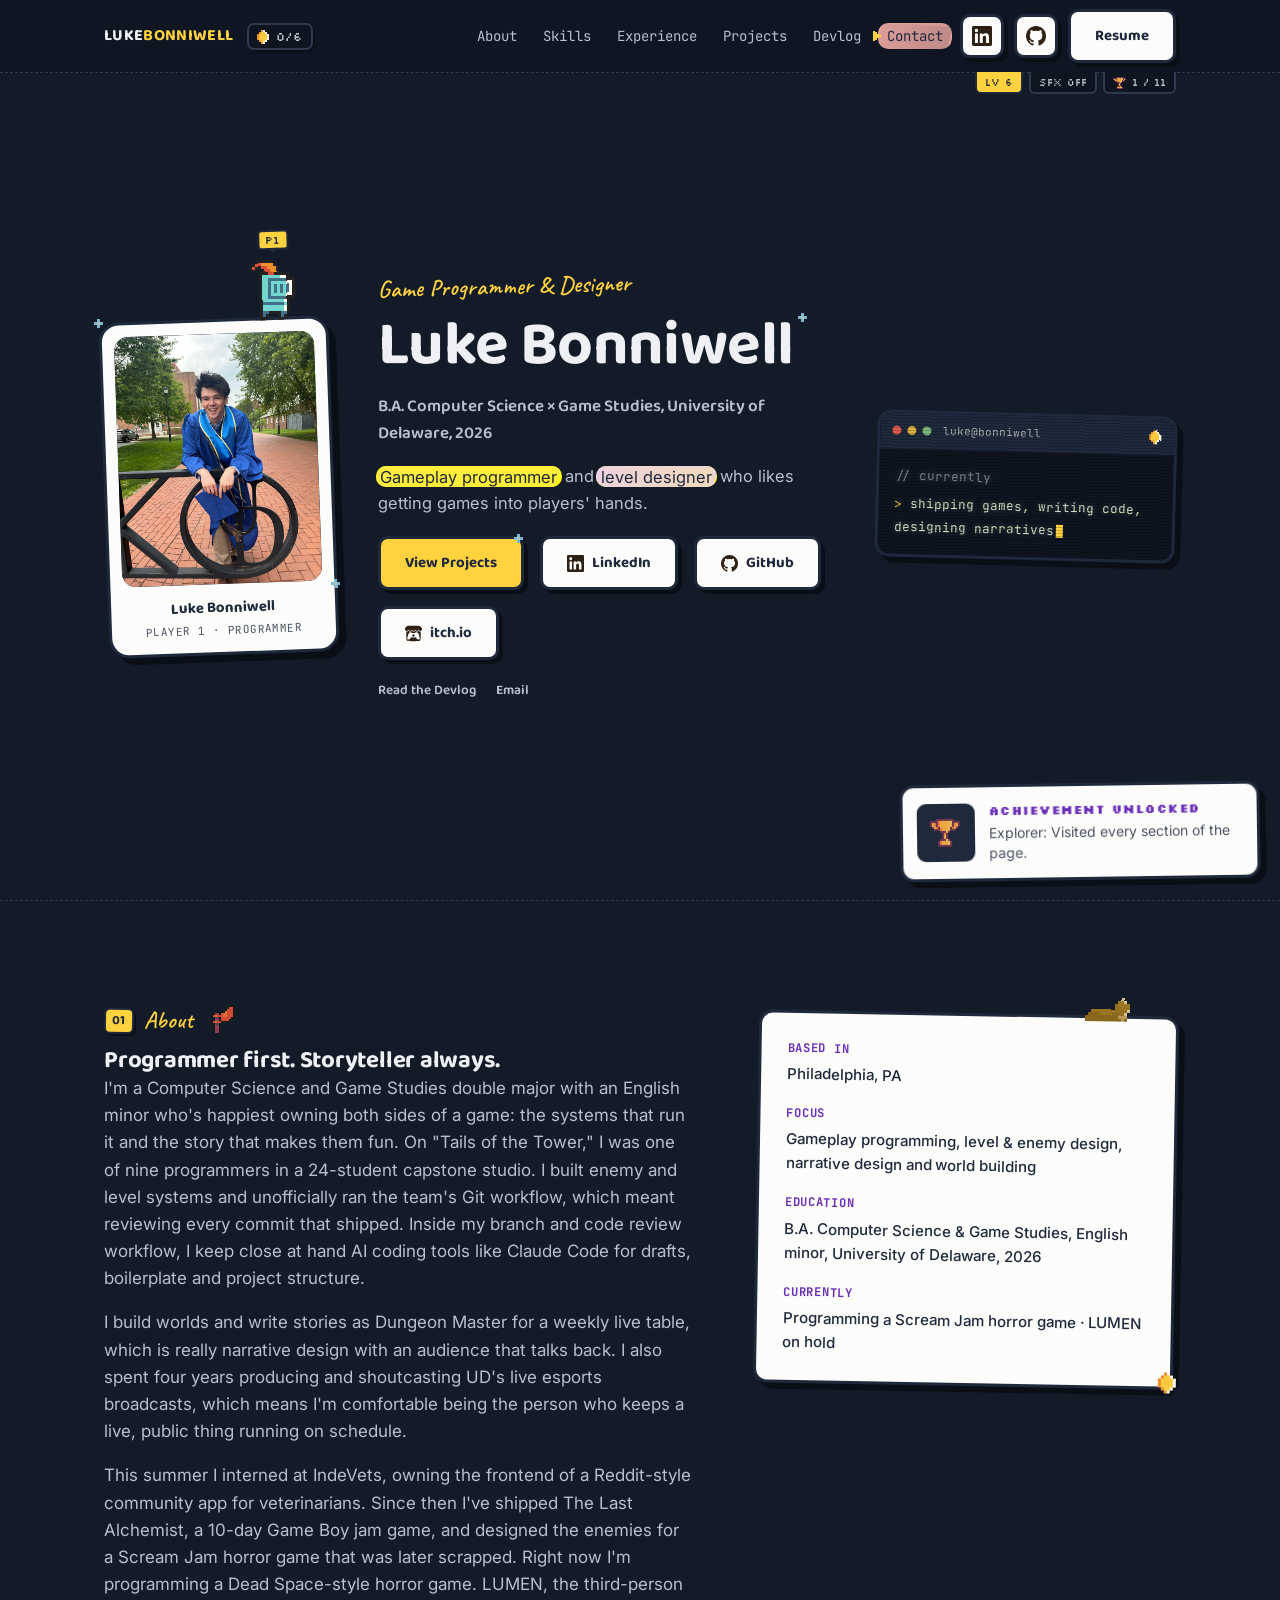
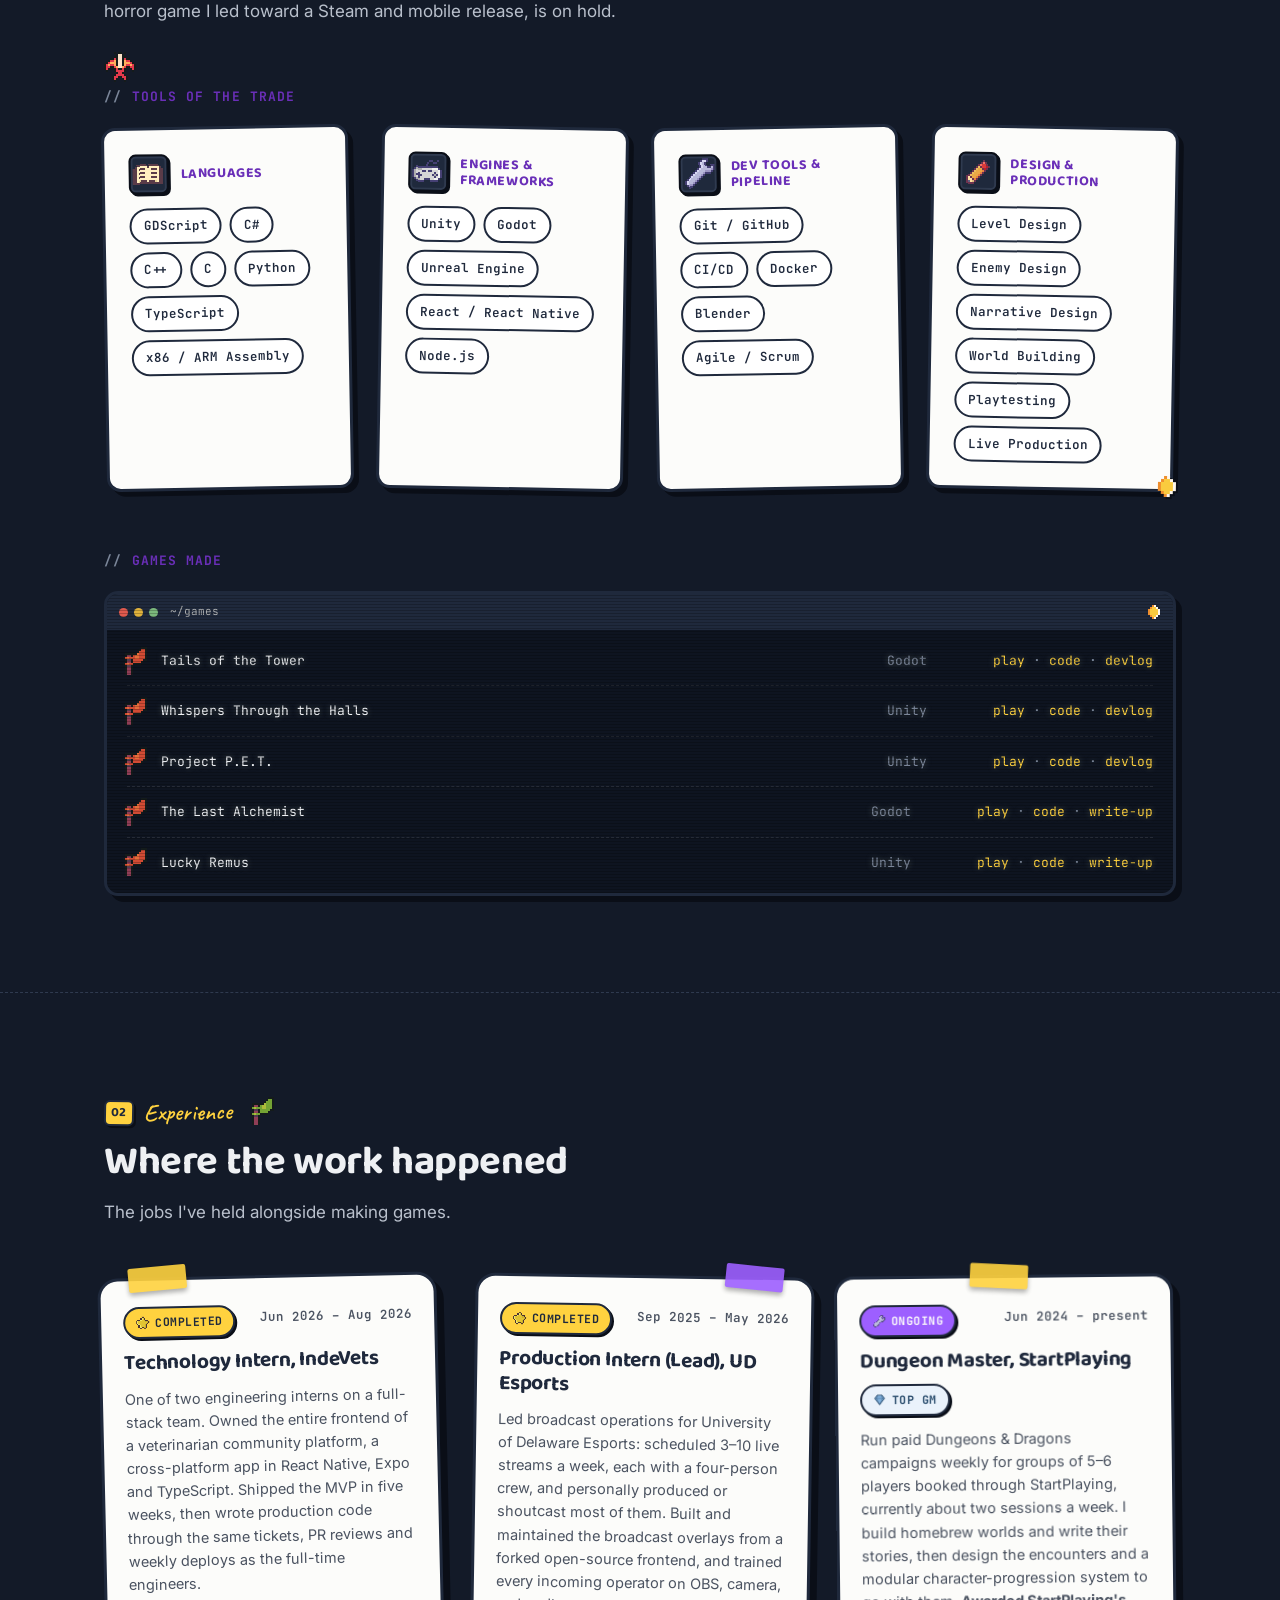
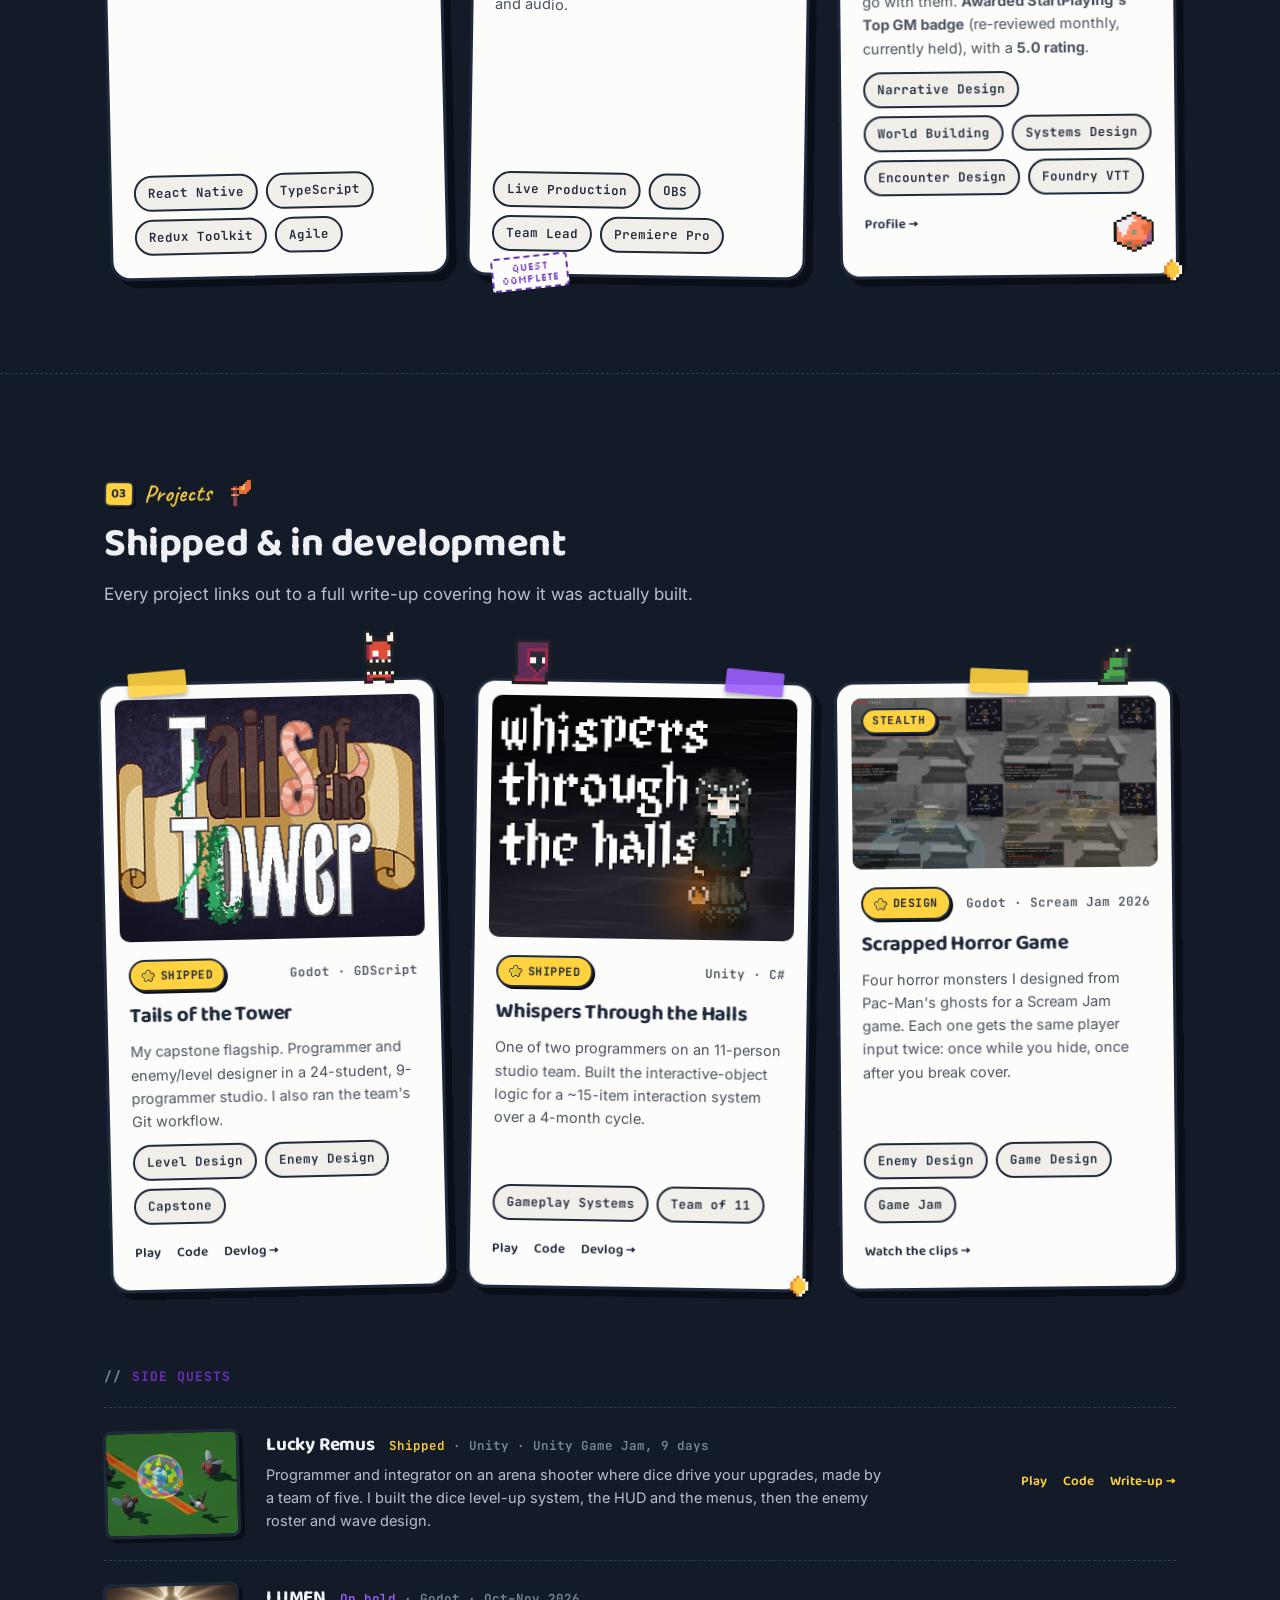
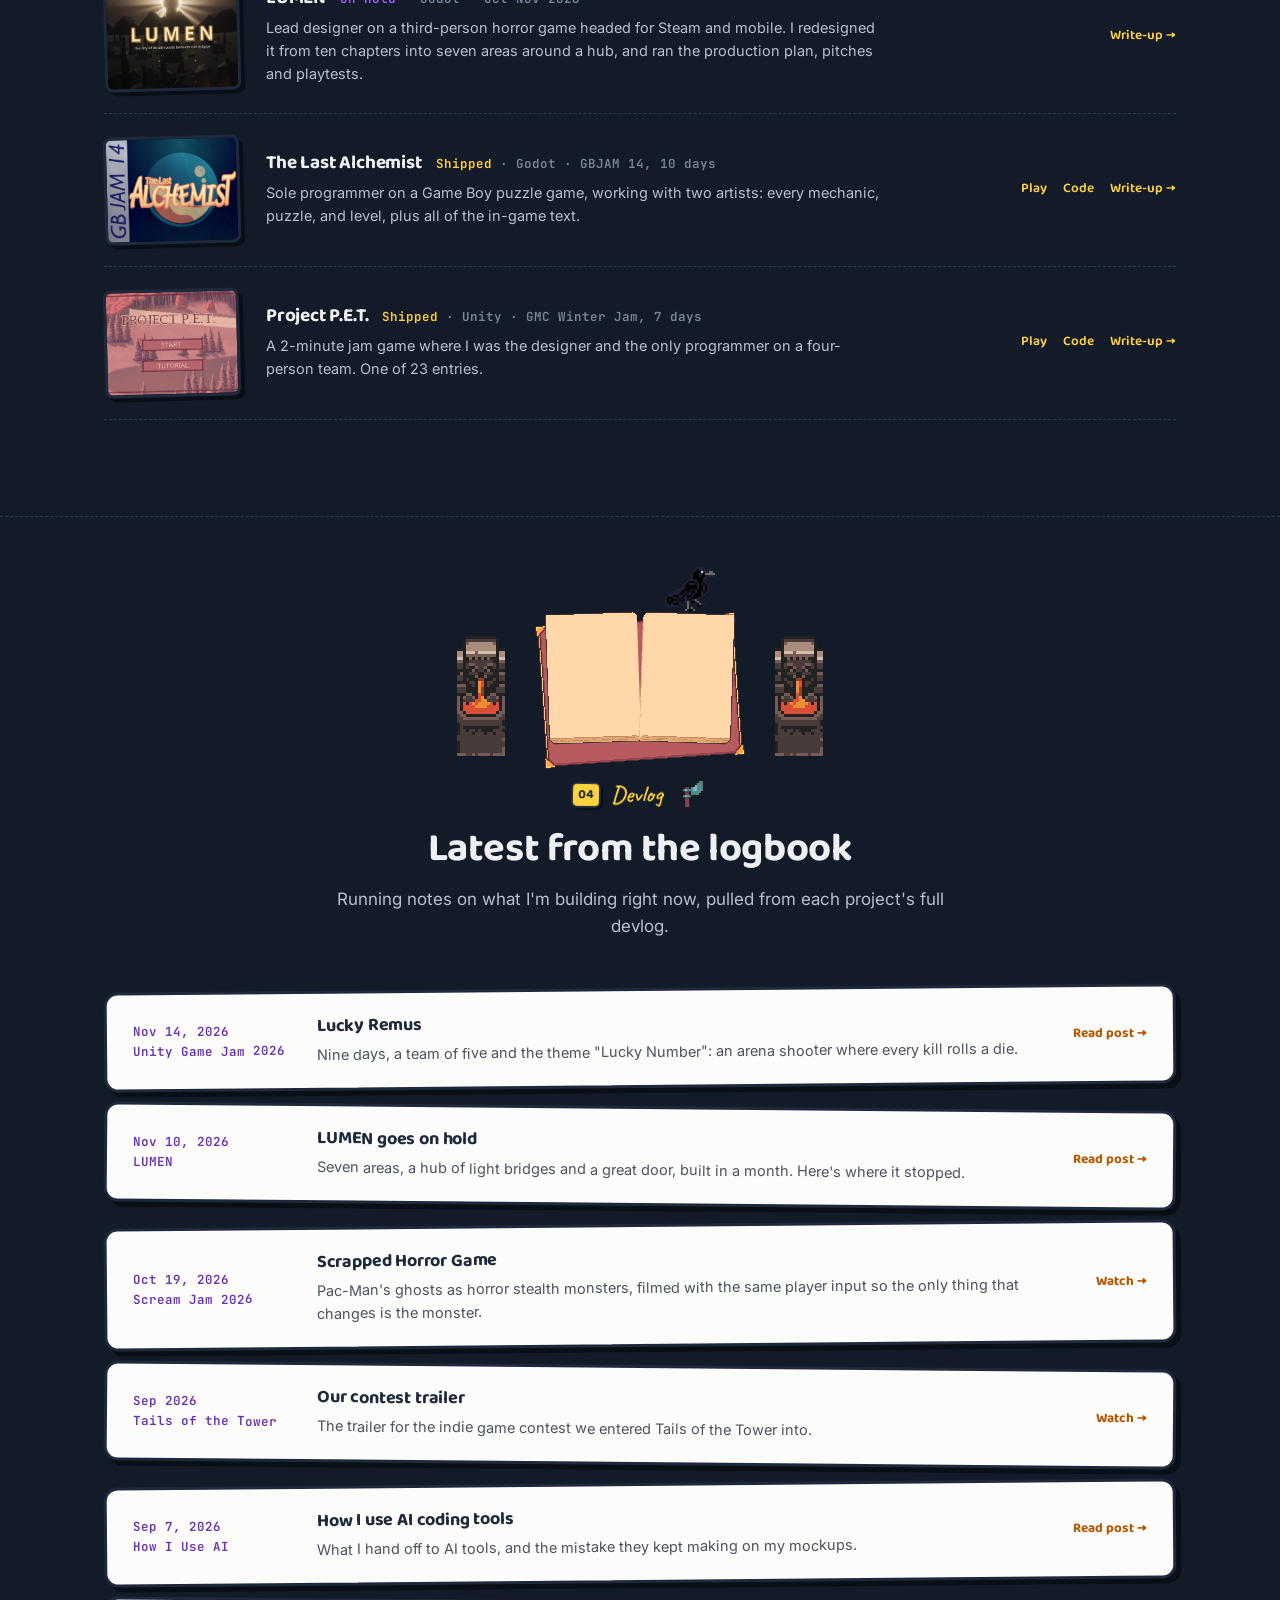
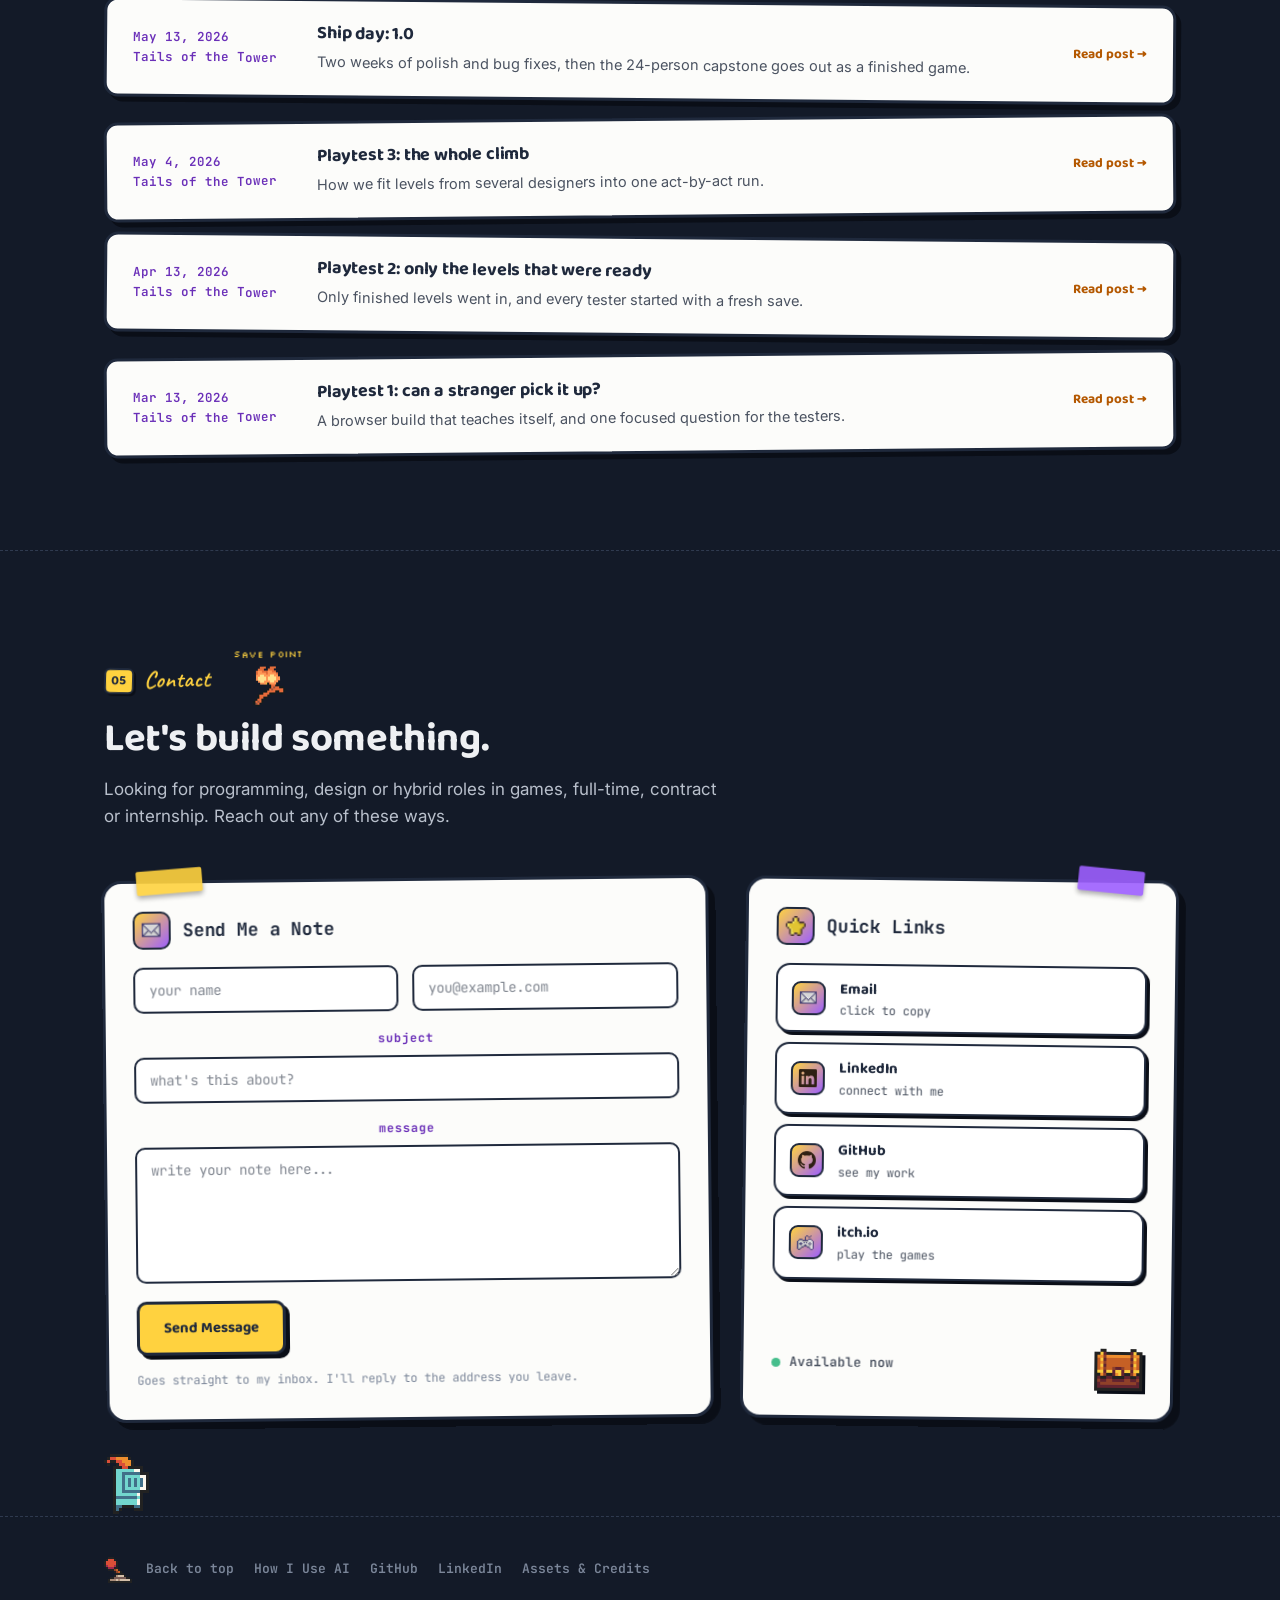
<file: index.html>
<!DOCTYPE html>
<html lang="en">
<head>
<meta charset="UTF-8">
<meta name="viewport" content="width=device-width, initial-scale=1.0">
<meta name="color-scheme" content="dark">
<title>Luke Bonniwell | Game Programmer &amp; Designer</title>
<meta name="description" content="Game programmer and designer. Shipped games in Godot and Unity, with devlogs on how they were made.">
<meta property="og:title" content="Luke Bonniwell | Game Programmer & Designer">
<meta property="og:description" content="Game programmer and designer. Shipped games in Godot and Unity, with devlogs on how they were made.">
<meta property="og:type" content="website">
<link rel="icon" type="image/svg+xml" href="img/site/favicon.svg">
<link rel="preconnect" href="https://fonts.googleapis.com">
<link rel="preconnect" href="https://fonts.gstatic.com" crossorigin>
<link href="https://fonts.googleapis.com/css2?family=Baloo+2:wght@600;700;800&family=Caveat:wght@600;700&family=JetBrains+Mono:wght@400;500;600;700&family=Inter:wght@400;500;600&family=Silkscreen&display=swap" rel="stylesheet">
<link rel="stylesheet" href="css/style.css?v=20261119a">
<link rel="stylesheet" href="css/game.css?v=20261119a">
<script>
  // boot-screen: show the loading screen once per browser session
  try {
    if (sessionStorage.getItem('lb-booted')) document.documentElement.classList.add('boot-seen');
    sessionStorage.setItem('lb-booted', '1');
  } catch (e) {
    document.documentElement.classList.add('boot-seen');
  }
</script>
</head>
<!-- Game layer switches: delete a word from data-fx to veto that piece.
     What each word does: README.md ("Game layer") and css/game.css. -->
<body data-fx="
  player-one critters patrol coin-hunt press-start
  boot-screen sparkles typewriter p1-emotes idle-zzz flyby
  menu-cursor xp-bar sfx achievements click-fx cursor konami
  section-flags inv-shine nap-cat butterflies crt shipped-flags
  critter-react combat rat-run quest-stamps d20
  fountains crow campfire lever
">
<div class="boot-screen fx-boot-screen" data-boot aria-hidden="true">
  <div class="boot-inner">
    <span class="boot-title">LUKE<span>BONNIWELL</span></span>
    <div class="boot-bar"><span class="boot-fill"></span><span class="sprite sprite-knight-run boot-runner"></span></div>
    <span class="boot-hint">LOADING...</span>
  </div>
</div>
<a class="skip-link" href="#main">Skip to content</a>

<header class="site-header">
  <div class="wrap header-inner">
    <div class="header-brand">
      <a href="index.html" class="logo">LUKE<span>BONNIWELL</span></a>
      <button type="button" class="coin-hud fx-coin-hunt" data-coin-hud title="Coins found">
        <span class="sprite sprite-coin" aria-hidden="true"></span>
        <span><span data-coin-count>0</span>/<span data-coin-total>6</span></span>
      </button>
    </div>
    <nav class="site-nav" data-nav>
      <a href="#about">About</a>
      <a href="#skills">Skills</a>
      <a href="#experience">Experience</a>
      <a href="#projects">Projects</a>
      <a class="devlog-toggle" href="#devlog">Devlog</a>
      <a href="#contact">Contact</a>
      <span class="nav-actions">
        <a class="btn btn-ghost btn-icon" href="https://www.linkedin.com/in/luke-bonniwell" target="_blank" rel="noopener" title="LinkedIn">
          <img src="img/icons/linkedin.svg" alt="LinkedIn" width="20" height="20">
        </a>
        <a class="btn btn-ghost btn-icon" href="https://github.com/Lukebonn" target="_blank" rel="noopener" title="GitHub">
          <img src="img/icons/github.png" alt="GitHub" width="20" height="20">
        </a>
        <a class="btn btn-ghost" href="resume/Luke-Bonniwell-Resume.pdf" target="_blank" rel="noopener">Resume</a>
      </span>
    </nav>
    <button class="nav-toggle" data-nav-toggle aria-label="Toggle navigation" aria-expanded="false">
      <span></span><span></span><span></span>
    </button>
  </div>
  <div class="hud-tabs" data-hud-tabs>
    <button type="button" class="hud-tab fx-sfx" data-sfx-toggle aria-pressed="false" title="Sound effects">SFX <span data-sfx-state>OFF</span></button>
    <button type="button" class="hud-tab fx-achievements" data-ach-btn title="Achievements"><img src="img/icons/trophy.png" alt="" width="14" height="14"><span data-ach-count>0</span>/<span data-ach-total>0</span></button>
  </div>
</header>

<main id="main">

  <section class="hero" id="home">
    <div class="wrap hero-grid">
      <div class="photo-card">
        <span class="sprite sprite-twinkle glint glint-a fx-sparkles" aria-hidden="true"></span>
        <span class="sprite sprite-twinkle glint glint-b fx-sparkles" aria-hidden="true"></span>
        <div class="player-one fx-player-one" aria-hidden="true">
          <span class="p1-tag">P1</span>
          <span class="sprite sprite-knight-idle"></span>
        </div>
        <div class="media-frame" data-label="Add profile photo → img/site/profile.jpg (800×1000)">
          <picture>
            <source media="(max-width: 900px)" srcset="img/site/profile-mobile.png">
            <img data-placeholder src="img/site/profile.jpg" alt="Luke Bonniwell">
          </picture>
        </div>
        <div class="photo-card-caption">
          <strong>Luke Bonniwell</strong>
          <span>Player 1 · Programmer</span>
        </div>
      </div>

      <div class="hero-copy">
        <span class="hero-kicker">Game Programmer &amp; Designer</span>
        <h1>Luke Bonniwell<span class="glint-anchor fx-sparkles" aria-hidden="true"><span class="sprite sprite-twinkle glint"></span></span></h1>
        <p class="hero-role">B.A. Computer Science × Game Studies, University of Delaware, 2026</p>
        <p class="hero-lede"><mark>Gameplay programmer</mark> and <mark class="mark-purple">level designer</mark> who likes getting games into players' hands.</p>
        <div class="hero-actions">
          <a class="btn btn-primary" href="#projects">View Projects<span class="sprite sprite-twinkle glint fx-sparkles" aria-hidden="true"></span></a>
          <a class="btn btn-ghost" href="https://www.linkedin.com/in/luke-bonniwell" target="_blank" rel="noopener">
            <img src="img/icons/linkedin.svg" alt="" width="17" height="17">
            LinkedIn
          </a>
          <a class="btn btn-ghost" href="https://github.com/Lukebonn" target="_blank" rel="noopener">
            <img src="img/icons/github.png" alt="" width="17" height="17">
            GitHub
          </a>
          <a class="btn btn-ghost" href="https://greaterwaterbean.itch.io" target="_blank" rel="noopener">
            <img src="img/icons/itchio.svg" alt="" width="17" height="17">
            itch.io
          </a>
        </div>
        <div class="hero-links">
          <a class="devlog-toggle" href="#devlog">Read the Devlog</a>
          <a href="mailto:lukebonniwell@gmail.com">Email</a>
        </div>
      </div>

      <div class="terminal-card">
        <div class="terminal-bar">
          <span class="terminal-dot red"></span>
          <span class="terminal-dot yellow"></span>
          <span class="terminal-dot green"></span>
          <span class="terminal-title">luke@bonniwell</span>
          <button type="button" class="coin coin-inline fx-coin-hunt" data-coin="terminal" aria-label="Hidden coin: collect it"><span class="sprite sprite-coin" aria-hidden="true"></span></button>
        </div>
        <div class="terminal-body">
          <span class="t-comment">// currently</span>
          <span class="t-prompt">&gt;</span><span class="t-type"> shipping games, writing code, designing narratives, building levels, testing game mechanics, managing teams</span><span class="terminal-cursor"></span>
        </div>
      </div>
    </div>
  </section>

  <section class="section snap-section" id="about">
    <div class="wrap">
      <div class="about-grid">
        <div>
          <span class="eyebrow"><span class="eyebrow-num">01</span> About<span class="sprite sprite-flag-red section-flag fx-section-flags" aria-hidden="true"></span></span>
          <h2>Programmer first. Storyteller always.</h2>
          <div class="prose">
            <p>I'm a Computer Science and Game Studies double major with an English minor who's happiest owning both sides of a game: the systems that run it and the story that makes them fun. On "Tails of the Tower," I was one of nine programmers in a 24-student capstone studio. I built enemy and level systems and unofficially ran the team's Git workflow, which meant reviewing every commit that shipped. Inside my branch and code review workflow, I keep close at hand AI coding tools like Claude Code for drafts, boilerplate and project structure.</p>
            <p>I build worlds and write stories as Dungeon Master for a weekly live table, which is really narrative design with an audience that talks back. I also spent four years producing and shoutcasting UD's live esports broadcasts, which means I'm comfortable being the person who keeps a live, public thing running on schedule.</p>
            <p>This summer I interned at IndeVets, owning the frontend of a Reddit-style community app for veterinarians. Since then I've shipped The Last Alchemist, a 10-day Game Boy jam game, and designed the enemies for a Scream Jam horror game that was later scrapped. Right now I'm programming a Dead Space-style horror game. LUMEN, the third-person horror game I led toward a Steam and mobile release, is on hold.</p>
          </div>
        </div>
        <dl class="fact-list">
          <div class="fact">
            <dt>Based in</dt>
            <dd>Philadelphia, PA<button type="button" class="nap-cat fx-nap-cat" data-nap-cat aria-label="Sleeping cat: pet it"><span class="sprite sprite-cat-sleep"></span></button></dd>
          </div>
          <div class="fact">
            <dt>Focus</dt>
            <dd>Gameplay programming, level &amp; enemy design, narrative design and world building</dd>
          </div>
          <div class="fact">
            <dt>Education</dt>
            <dd>B.A. Computer Science &amp; Game Studies, English minor, University of Delaware, 2026</dd>
          </div>
          <div class="fact">
            <dt>Currently</dt>
            <dd>Programming a Scream Jam horror game · LUMEN on hold<button type="button" class="coin coin-corner fx-coin-hunt" data-coin="about" aria-label="Hidden coin: collect it"><span class="sprite sprite-coin" aria-hidden="true"></span></button></dd>
          </div>
        </dl>
      </div>

      <div class="about-sub" id="skills">
        <h3 class="about-sub-title">Tools of the Trade</h3>
        <span class="butterflies fx-butterflies" aria-hidden="true"><span class="bfly bfly-a"><span class="sprite sprite-butterfly"></span></span><span class="bfly bfly-b"><span class="sprite sprite-butterfly"></span></span></span>
        <div class="skills-grid">
          <div class="skill-group">
            <h3><span class="inv-slot"><img src="img/icons/book.png" alt="" width="32" height="32"></span>Languages</h3>
            <div class="tag-row">
              <span class="tag">GDScript</span>
              <span class="tag">C#</span>
              <span class="tag">C++</span>
              <span class="tag">C</span>
              <span class="tag">Python</span>
              <span class="tag">TypeScript</span>
              <span class="tag">x86 / ARM Assembly</span>
            </div>
          </div>
          <div class="skill-group">
            <h3><span class="inv-slot"><img src="img/icons/gamepad.png" alt="" width="32" height="32"></span>Engines &amp; Frameworks</h3>
            <div class="tag-row">
              <span class="tag">Unity</span>
              <span class="tag">Godot</span>
              <span class="tag">Unreal Engine</span>
              <span class="tag">React / React Native</span>
              <span class="tag">Node.js</span>
            </div>
          </div>
          <div class="skill-group">
            <h3><span class="inv-slot"><img src="img/icons/wrench.png" alt="" width="32" height="32"></span>Dev Tools &amp; Pipeline</h3>
            <div class="tag-row">
              <span class="tag">Git / GitHub</span>
              <span class="tag">CI/CD</span>
              <span class="tag">Docker</span>
              <span class="tag">Blender</span>
              <span class="tag">Agile / Scrum</span>
            </div>
          </div>
          <div class="skill-group">
            <h3><span class="inv-slot"><img src="img/icons/pencil.png" alt="" width="32" height="32"></span>Design &amp; Production</h3>
            <div class="tag-row">
              <span class="tag">Level Design</span>
              <span class="tag">Enemy Design</span>
              <span class="tag">Narrative Design</span>
              <span class="tag">World Building</span>
              <span class="tag">Playtesting</span>
              <span class="tag">Live Production</span>
            </div>
            <button type="button" class="coin coin-corner fx-coin-hunt" data-coin="skills" aria-label="Hidden coin: collect it"><span class="sprite sprite-coin" aria-hidden="true"></span></button>
          </div>
        </div>
      </div>

      <div class="about-sub">
        <h3 class="about-sub-title">Games Made</h3>
        <div class="terminal-card terminal-card-wide">
          <div class="terminal-bar">
            <span class="terminal-dot red"></span>
            <span class="terminal-dot yellow"></span>
            <span class="terminal-dot green"></span>
            <span class="terminal-title">~/games</span>
            <button type="button" class="coin coin-inline fx-coin-hunt" data-coin="games" aria-label="Hidden coin: collect it"><span class="sprite sprite-coin" aria-hidden="true"></span></button>
          </div>
          <div class="terminal-body">
            <div class="game-row">
              <span class="game-status shipped">●</span>
              <span class="game-title">Tails of the Tower</span>
              <span class="game-engine">Godot</span>
              <span class="game-links"><a href="https://csdcsdcsd.itch.io/tailsofthetower" target="_blank" rel="noopener">play</a> · <a href="https://github.com/Lukebonn/491-S26-TOO-MANY-COOKS" target="_blank" rel="noopener">code</a> · <a href="projects/tails-of-the-tower.html">devlog</a></span>
            </div>
            <div class="game-row">
              <span class="game-status shipped">●</span>
              <span class="game-title">Whispers Through the Halls</span>
              <span class="game-engine">Unity</span>
              <span class="game-links"><a href="https://udel.itch.io/whispers-through-the-halls" target="_blank" rel="noopener">play</a> · <a href="https://github.com/Lukebonn/Game-467-Project-Luke" target="_blank" rel="noopener">code</a> · <a href="projects/whispers-through-the-halls.html">devlog</a></span>
            </div>
            <div class="game-row">
              <span class="game-status shipped">●</span>
              <span class="game-title">Project P.E.T.</span>
              <span class="game-engine">Unity</span>
              <span class="game-links"><a href="https://greaterwaterbean.itch.io/project-pet" target="_blank" rel="noopener">play</a> · <a href="https://github.com/Lukebonn/GMC-Winter-Game-Jam-GJNH" target="_blank" rel="noopener">code</a> · <a href="projects/project-pet.html">devlog</a></span>
            </div>
            <div class="game-row">
              <span class="game-status shipped">●</span>
              <span class="game-title">The Last Alchemist</span>
              <span class="game-engine">Godot</span>
              <span class="game-links"><a href="https://greaterwaterbean.itch.io/the-last-alchemist" target="_blank" rel="noopener">play</a> · <a href="https://github.com/Lukebonn/GBJAM-8bit" target="_blank" rel="noopener">code</a> · <a href="projects/the-last-alchemist.html">write-up</a></span>
            </div>
            <div class="game-row">
              <span class="game-status shipped">●</span>
              <span class="game-title">Lucky Remus</span>
              <span class="game-engine">Unity</span>
              <span class="game-links"><a href="https://greaterwaterbean.itch.io/project-remus" target="_blank" rel="noopener">play</a> · <a href="https://github.com/Lukebonn/Unity-Game-Jam/tree/CashBrandicoot_Branch_Framework" target="_blank" rel="noopener">code</a> · <a href="projects/project-remus.html">write-up</a></span>
            </div>
          </div>
        </div>
      </div>
    </div>
  </section>

  <section class="section snap-section" id="experience">
    <div class="wrap">
      <div class="section-head">
        <span class="eyebrow"><span class="eyebrow-num">02</span> Experience<span class="sprite sprite-flag-green section-flag fx-section-flags" aria-hidden="true"></span></span>
        <h2>Where the work happened</h2>
        <p>The jobs I've held alongside making games.</p>
      </div>

      <div class="projects-grid">

        <article class="project-card">
          <div class="project-card-body">
            <div class="project-card-top">
              <span class="badge badge-shipped">Completed</span>
              <span class="project-card-tools">Jun 2026 – Aug 2026</span>
            </div>
            <h3>Technology Intern, IndeVets</h3>
            <p>One of two engineering interns on a full-stack team. Owned the entire frontend of a veterinarian community platform, a cross-platform app in React Native, Expo and TypeScript. Shipped the MVP in five weeks, then wrote production code through the same tickets, PR reviews and weekly deploys as the full-time engineers.</p>
            <div class="tag-row">
              <span class="tag">React Native</span>
              <span class="tag">TypeScript</span>
              <span class="tag">Redux Toolkit</span>
              <span class="tag">Agile</span>
            </div>
          </div>
          <span class="quest-stamp fx-quest-stamps" aria-hidden="true">QUEST<br>COMPLETE</span>
        </article>

        <article class="project-card">
          <div class="project-card-body">
            <div class="project-card-top">
              <span class="badge badge-shipped">Completed</span>
              <span class="project-card-tools">Sep 2025 – May 2026</span>
            </div>
            <h3>Production Intern (Lead), UD Esports</h3>
            <p>Led broadcast operations for University of Delaware Esports: scheduled 3–10 live streams a week, each with a four-person crew, and personally produced or shoutcast most of them. Built and maintained the broadcast overlays from a forked open-source frontend, and trained every incoming operator on OBS, camera, and audio.</p>
            <div class="tag-row">
              <span class="tag">Live Production</span>
              <span class="tag">OBS</span>
              <span class="tag">Team Lead</span>
              <span class="tag">Premiere Pro</span>
            </div>
          </div>
          <span class="quest-stamp fx-quest-stamps" aria-hidden="true">QUEST<br>COMPLETE</span>
        </article>

        <article class="project-card">
          <div class="project-card-body">
            <div class="project-card-top">
              <span class="badge badge-progress">Ongoing</span>
              <span class="project-card-tools">Jun 2024 – present</span>
            </div>
            <h3>Dungeon Master, StartPlaying</h3>
            <span class="badge badge-topgm">Top GM</span>
            <p>Run paid Dungeons &amp; Dragons campaigns weekly for groups of 5–6 players booked through StartPlaying, currently about two sessions a week. I build homebrew worlds and write their stories, then design the encounters and a modular character-progression system to go with them. <strong>Awarded StartPlaying's Top GM badge</strong> (re-reviewed monthly, currently held), with a <strong>5.0 rating</strong>.</p>
            <div class="tag-row">
              <span class="tag">Narrative Design</span>
              <span class="tag">World Building</span>
              <span class="tag">Systems Design</span>
              <span class="tag">Encounter Design</span>
              <span class="tag">Foundry VTT</span>
            </div>
            <div class="project-card-links">
              <a href="https://startplaying.games/gm/gmluke" target="_blank" rel="noopener">Profile →</a>
              <button type="button" class="d20 fx-d20" data-d20 aria-label="Roll a d20"><img src="img/sprites/d20.png" alt="" width="40" height="40"><span class="d20-result" data-d20-result aria-live="polite"></span></button>
            </div>
          </div>
          <button type="button" class="coin coin-corner fx-coin-hunt" data-coin="experience" aria-label="Hidden coin: collect it"><span class="sprite sprite-coin" aria-hidden="true"></span></button>
          <span class="quest-stamp is-active fx-quest-stamps" aria-hidden="true">QUEST<br>ACTIVE</span>
        </article>

      </div>
    </div>
  </section>

  <section class="section snap-section" id="projects">
    <div class="wrap">
      <div class="section-head">
        <span class="eyebrow"><span class="eyebrow-num">03</span> Projects<span class="sprite sprite-flag-yellow section-flag fx-section-flags" aria-hidden="true"></span></span>
        <h2>Shipped &amp; in development</h2>
        <p>Every project links out to a full write-up covering how it was actually built.</p>
      </div>

      <div class="projects-grid">

        <article class="project-card">
          <span class="critter critter-right fx-critters sprite sprite-chort" aria-hidden="true"></span>
          <a class="media-frame fit-contain" href="projects/tails-of-the-tower.html" data-label="Add card image → img/projects/tails-of-the-tower/card.png (1200×675)">
            <img data-placeholder src="img/projects/tails-of-the-tower/card.png" alt="Tails of the Tower key art">
          </a>
          <div class="project-card-body">
            <div class="project-card-top">
              <span class="badge badge-shipped">Shipped</span>
              <span class="project-card-tools">Godot · GDScript</span>
            </div>
            <h3><a href="projects/tails-of-the-tower.html">Tails of the Tower</a></h3>
            <p>My capstone flagship. Programmer and enemy/level designer in a 24-student, 9-programmer studio. I also ran the team's Git workflow.</p>
            <div class="tag-row">
              <span class="tag">Level Design</span>
              <span class="tag">Enemy Design</span>
              <span class="tag">Capstone</span>
            </div>
            <div class="project-card-links">
              <a href="https://csdcsdcsd.itch.io/tailsofthetower" target="_blank" rel="noopener">Play</a>
              <a href="https://github.com/Lukebonn/491-S26-TOO-MANY-COOKS" target="_blank" rel="noopener">Code</a>
              <a href="projects/tails-of-the-tower.html">Devlog →</a>
            </div>
          </div>
        </article>

        <article class="project-card">
          <span class="critter critter-left fx-critters sprite sprite-necromancer" aria-hidden="true"></span>
          <a class="media-frame fit-contain" href="projects/whispers-through-the-halls.html" data-label="Add card image → img/projects/whispers-through-the-halls/card.png (1200×675)">
            <img data-placeholder src="img/projects/whispers-through-the-halls/card.png" alt="Whispers Through the Halls key art">
          </a>
          <div class="project-card-body">
            <div class="project-card-top">
              <span class="badge badge-shipped">Shipped</span>
              <span class="project-card-tools">Unity · C#</span>
            </div>
            <h3><a href="projects/whispers-through-the-halls.html">Whispers Through the Halls</a></h3>
            <p>One of two programmers on an 11-person studio team. Built the interactive-object logic for a ~15-item interaction system over a 4-month cycle.</p>
            <div class="tag-row">
              <span class="tag">Gameplay Systems</span>
              <span class="tag">Team of 11</span>
            </div>
            <div class="project-card-links">
              <a href="https://udel.itch.io/whispers-through-the-halls" target="_blank" rel="noopener">Play</a>
              <a href="https://github.com/Lukebonn/Game-467-Project-Luke" target="_blank" rel="noopener">Code</a>
              <a href="projects/whispers-through-the-halls.html">Devlog →</a>
            </div>
          </div>
          <button type="button" class="coin coin-corner fx-coin-hunt" data-coin="projects" aria-label="Hidden coin: collect it"><span class="sprite sprite-coin" aria-hidden="true"></span></button>
        </article>

        <article class="project-card">
          <span class="critter critter-right fx-critters sprite sprite-slug" aria-hidden="true"></span>
          <a class="media-frame card-clip" href="projects/scream-jam-2026.html" aria-label="Scrapped Horror Game: watch the clips">
            <video muted playsinline preload="none" poster="img/projects/scream-jam-2026/clips/grid_stealth_debug.jpg" src="img/projects/scream-jam-2026/clips/grid_stealth_debug.mp4" data-cycle="img/projects/scream-jam-2026/clips/grid_stealth_debug img/projects/scream-jam-2026/clips/grid_aggro_debug" data-cycle-labels="Stealth|Aggro" aria-hidden="true"></video>
            <span class="card-clip-tag" data-cycle-tag>Stealth</span>
          </a>
          <div class="project-card-body">
            <div class="project-card-top">
              <span class="badge badge-shipped">Design</span>
              <span class="project-card-tools">Godot · Scream Jam 2026</span>
            </div>
            <h3><a href="projects/scream-jam-2026.html">Scrapped Horror Game</a></h3>
            <p>Four horror monsters I designed from Pac-Man's ghosts for a Scream Jam game. Each one gets the same player input twice: once while you hide, once after you break cover.</p>
            <div class="tag-row">
              <span class="tag">Enemy Design</span>
              <span class="tag">Game Design</span>
              <span class="tag">Game Jam</span>
            </div>
            <div class="project-card-links">
              <a href="projects/scream-jam-2026.html">Watch the clips →</a>
            </div>
          </div>
        </article>

      </div>

      <!-- Side Quests: smaller projects (jams, experiments) as compact rows
           under the three main cards. Copy an <li> to add one. -->
      <div class="side-quests">
        <h3 class="about-sub-title">Side Quests</h3>
        <ul class="side-quest-list">
          <li class="side-quest">
            <a class="side-quest-thumb" href="projects/project-remus.html" tabindex="-1" aria-hidden="true">
              <img src="img/projects/project-remus/card.jpg" alt="" width="181" height="144" loading="lazy">
            </a>
            <div class="side-quest-body">
              <div class="side-quest-head">
                <h4><a href="projects/project-remus.html">Lucky Remus</a></h4>
                <span class="side-quest-meta"><span class="side-quest-status">Shipped</span> · Unity · Unity Game Jam, 9 days</span>
              </div>
              <p>Programmer and integrator on an arena shooter where dice drive your upgrades, made by a team of five. I built the dice level-up system, the HUD and the menus, then the enemy roster and wave design.</p>
            </div>
            <div class="side-quest-links">
              <a href="https://greaterwaterbean.itch.io/project-remus" target="_blank" rel="noopener">Play</a>
              <a href="https://github.com/Lukebonn/Unity-Game-Jam/tree/CashBrandicoot_Branch_Framework" target="_blank" rel="noopener">Code</a>
              <a href="projects/project-remus.html">Write-up →</a>
            </div>
          </li>
          <li class="side-quest">
            <a class="side-quest-thumb" href="projects/lumen.html" tabindex="-1" aria-hidden="true">
              <img src="img/projects/lumen/card.jpg" alt="" width="181" height="144" loading="lazy">
            </a>
            <div class="side-quest-body">
              <div class="side-quest-head">
                <h4><a href="projects/lumen.html">LUMEN</a></h4>
                <span class="side-quest-meta"><span class="side-quest-status is-progress">On hold</span> · Godot · Oct–Nov 2026</span>
              </div>
              <p>Lead designer on a third-person horror game headed for Steam and mobile. I redesigned it from ten chapters into seven areas around a hub, and ran the production plan, pitches and playtests.</p>
            </div>
            <div class="side-quest-links">
              <a href="projects/lumen.html">Write-up →</a>
            </div>
          </li>
          <li class="side-quest">
            <a class="side-quest-thumb" href="projects/the-last-alchemist.html" tabindex="-1" aria-hidden="true">
              <img src="img/projects/the-last-alchemist/card.png" alt="" width="181" height="144" loading="lazy">
            </a>
            <div class="side-quest-body">
              <div class="side-quest-head">
                <h4><a href="projects/the-last-alchemist.html">The Last Alchemist</a></h4>
                <span class="side-quest-meta"><span class="side-quest-status">Shipped</span> · Godot · GBJAM 14, 10 days</span>
              </div>
              <p>Sole programmer on a Game Boy puzzle game, working with two artists: every mechanic, puzzle, and level, plus all of the in-game text.</p>
            </div>
            <div class="side-quest-links">
              <a href="https://greaterwaterbean.itch.io/the-last-alchemist" target="_blank" rel="noopener">Play</a>
              <a href="https://github.com/Lukebonn/GBJAM-8bit" target="_blank" rel="noopener">Code</a>
              <a href="projects/the-last-alchemist.html">Write-up →</a>
            </div>
          </li>
          <li class="side-quest">
            <a class="side-quest-thumb" href="projects/project-pet.html" tabindex="-1" aria-hidden="true">
              <img src="img/projects/project-pet/card.png" alt="" width="181" height="144" loading="lazy">
            </a>
            <div class="side-quest-body">
              <div class="side-quest-head">
                <h4><a href="projects/project-pet.html">Project P.E.T.</a></h4>
                <span class="side-quest-meta"><span class="side-quest-status">Shipped</span> · Unity · GMC Winter Jam, 7 days</span>
              </div>
              <p>A 2-minute jam game where I was the designer and the only programmer on a four-person team. One of 23 entries.</p>
            </div>
            <div class="side-quest-links">
              <a href="https://greaterwaterbean.itch.io/project-pet" target="_blank" rel="noopener">Play</a>
              <a href="https://github.com/Lukebonn/GMC-Winter-Game-Jam-GJNH" target="_blank" rel="noopener">Code</a>
              <a href="projects/project-pet.html">Write-up →</a>
            </div>
          </li>
        </ul>
      </div>
    </div>
  </section>

  <section class="section snap-section devlog-toggle" id="devlog">
    <div class="wrap">
      <div class="devlog-book">
        <span class="fountain fountain-l fx-fountains" aria-hidden="true"><span class="sprite sprite-fountain"></span></span>
        <span class="fountain fountain-r fx-fountains" aria-hidden="true"><span class="sprite sprite-fountain"></span></span>
        <img class="book-cover" src="img/ui/book-cover.png" alt="">
        <img class="book-page-left" src="img/ui/book-page-left.png" alt="">
        <img class="book-page-right" src="img/ui/book-page-right.png" alt="">
        <button type="button" class="crow fx-crow" data-crow aria-label="Crow on the logbook: startle it"><span class="sprite sprite-crow-idle"></span></button>
      </div>
      <div class="section-head" style="margin: 0 auto 48px; text-align: center;">
        <span class="eyebrow" style="justify-content: center;"><span class="eyebrow-num">04</span> Devlog<span class="sprite sprite-flag-blue section-flag fx-section-flags" aria-hidden="true"></span></span>
        <h2>Latest from the logbook</h2>
        <p style="margin: 0 auto;">Running notes on what I'm building right now, pulled from each project's full devlog.</p>
      </div>

      <div class="devlog-feed">
        <a class="devlog-feed-item" href="projects/project-remus.html">
          <div class="devlog-feed-meta">
            <span>Nov 14, 2026</span>
            <span>Unity Game Jam 2026</span>
          </div>
          <div class="devlog-feed-main">
            <h3>Lucky Remus</h3>
            <p>Nine days, a team of five and the theme "Lucky Number": an arena shooter where every kill rolls a die.</p>
          </div>
          <span class="devlog-feed-cta">Read post →</span>
        </a>
        <a class="devlog-feed-item" href="projects/lumen.html#log-2026-11-10">
          <div class="devlog-feed-meta">
            <span>Nov 10, 2026</span>
            <span>LUMEN</span>
          </div>
          <div class="devlog-feed-main">
            <h3>LUMEN goes on hold</h3>
            <p>Seven areas, a hub of light bridges and a great door, built in a month. Here's where it stopped.</p>
          </div>
          <span class="devlog-feed-cta">Read post →</span>
        </a>
        <a class="devlog-feed-item" href="projects/scream-jam-2026.html">
          <div class="devlog-feed-meta">
            <span>Oct 19, 2026</span>
            <span>Scream Jam 2026</span>
          </div>
          <div class="devlog-feed-main">
            <h3>Scrapped Horror Game</h3>
            <p>Pac-Man's ghosts as horror stealth monsters, filmed with the same player input so the only thing that changes is the monster.</p>
          </div>
          <span class="devlog-feed-cta">Watch →</span>
        </a>
        <a class="devlog-feed-item" href="projects/tails-of-the-tower.html#log-2026-09">
          <div class="devlog-feed-meta">
            <span>Sep 2026</span>
            <span>Tails of the Tower</span>
          </div>
          <div class="devlog-feed-main">
            <h3>Our contest trailer</h3>
            <p>The trailer for the indie game contest we entered Tails of the Tower into.</p>
          </div>
          <span class="devlog-feed-cta">Watch →</span>
        </a>
        <a class="devlog-feed-item" href="devlog/how-i-use-ai/">
          <div class="devlog-feed-meta">
            <span>Sep 7, 2026</span>
            <span>How I Use AI</span>
          </div>
          <div class="devlog-feed-main">
            <h3>How I use AI coding tools</h3>
            <p>What I hand off to AI tools, and the mistake they kept making on my mockups.</p>
          </div>
          <span class="devlog-feed-cta">Read post →</span>
        </a>
        <a class="devlog-feed-item" href="projects/tails-of-the-tower.html#log-2026-05-14">
          <div class="devlog-feed-meta">
            <span>May 13, 2026</span>
            <span>Tails of the Tower</span>
          </div>
          <div class="devlog-feed-main">
            <h3>Ship day: 1.0</h3>
            <p>Two weeks of polish and bug fixes, then the 24-person capstone goes out as a finished game.</p>
          </div>
          <span class="devlog-feed-cta">Read post →</span>
        </a>
        <a class="devlog-feed-item" href="projects/tails-of-the-tower.html#log-2026-05-04">
          <div class="devlog-feed-meta">
            <span>May 4, 2026</span>
            <span>Tails of the Tower</span>
          </div>
          <div class="devlog-feed-main">
            <h3>Playtest 3: the whole climb</h3>
            <p>How we fit levels from several designers into one act-by-act run.</p>
          </div>
          <span class="devlog-feed-cta">Read post →</span>
        </a>
        <a class="devlog-feed-item" href="projects/tails-of-the-tower.html#log-2026-04">
          <div class="devlog-feed-meta">
            <span>Apr 13, 2026</span>
            <span>Tails of the Tower</span>
          </div>
          <div class="devlog-feed-main">
            <h3>Playtest 2: only the levels that were ready</h3>
            <p>Only finished levels went in, and every tester started with a fresh save.</p>
          </div>
          <span class="devlog-feed-cta">Read post →</span>
        </a>
        <a class="devlog-feed-item" href="projects/tails-of-the-tower.html#log-2026-03">
          <div class="devlog-feed-meta">
            <span>Mar 13, 2026</span>
            <span>Tails of the Tower</span>
          </div>
          <div class="devlog-feed-main">
            <h3>Playtest 1: can a stranger pick it up?</h3>
            <p>A browser build that teaches itself, and one focused question for the testers.</p>
          </div>
          <span class="devlog-feed-cta">Read post →</span>
        </a>
      </div>
    </div>
  </section>

  <section class="section snap-section" id="contact">
    <div class="wrap">
      <div class="section-head">
        <span class="eyebrow"><span class="eyebrow-num">05</span> Contact<button type="button" class="campfire fx-campfire" data-campfire aria-label="Save point campfire"><span class="campfire-label">SAVE POINT</span><span class="campfire-fire"><span class="sprite sprite-fire"></span><span class="sprite sprite-fire"></span></span><img class="campfire-logs" src="img/sprites/logs.png" alt="" width="32" height="32"></button></span>
        <h2>Let's build something.</h2>
        <p>Looking for programming, design or hybrid roles in games, full-time, contract or internship. Reach out any of these ways.</p>
      </div>

      <div class="contact-form-grid">
        <form class="contact-card" data-contact-form action="https://formspree.io/f/xkjnpzdp" method="POST">
          <div class="contact-card-head">
            <span class="contact-card-icon"><img src="img/icons/letter.png" alt="" width="20" height="20"></span>
            <h3>Send Me a Note</h3>
          </div>
          <div class="form-row">
            <label class="form-field">
              <span class="sr-only">Your name</span>
              <input type="text" name="name" placeholder="your name" autocomplete="name">
            </label>
            <label class="form-field">
              <span class="sr-only">Your email</span>
              <input type="email" name="email" placeholder="you@example.com" autocomplete="email">
            </label>
          </div>
          <label class="form-field">
            <span class="form-label">subject</span>
            <input type="text" name="subject" placeholder="what's this about?">
          </label>
          <label class="form-field">
            <span class="form-label">message</span>
            <textarea name="message" rows="6" placeholder="write your note here..."></textarea>
          </label>
          <div class="form-foot">
            <button type="submit" class="btn btn-primary">Send Message</button>
            <span class="form-note" data-form-note>Goes straight to my inbox. I'll reply to the address you leave.</span>
          </div>
        </form>

        <div class="contact-card contact-card-alt">
          <div class="contact-card-head">
            <span class="contact-card-icon"><img src="img/ui/icon-star.png" alt="" width="20" height="20"></span>
            <h3>Quick Links</h3>
          </div>
          <div class="quick-links">
            <button type="button" class="quick-link" data-copy-email data-email="lukebonniwell@gmail.com">
              <span class="quick-link-icon"><img src="img/icons/letter.png" alt="" width="18" height="18"></span>
              <span class="quick-link-text"><strong>Email</strong><small data-copy-label>click to copy</small></span>
            </button>
            <a class="quick-link" href="https://www.linkedin.com/in/luke-bonniwell" target="_blank" rel="noopener">
              <span class="quick-link-icon"><img src="img/icons/linkedin.svg" alt="" width="18" height="18"></span>
              <span class="quick-link-text"><strong>LinkedIn</strong><small>connect with me</small></span>
            </a>
            <a class="quick-link" href="https://github.com/Lukebonn" target="_blank" rel="noopener">
              <span class="quick-link-icon"><img src="img/icons/github.png" alt="" width="18" height="18"></span>
              <span class="quick-link-text"><strong>GitHub</strong><small>see my work</small></span>
            </a>
            <a class="quick-link" href="https://greaterwaterbean.itch.io" target="_blank" rel="noopener">
              <span class="quick-link-icon"><img src="img/icons/gamepad2.png" alt="" width="18" height="18"></span>
              <span class="quick-link-text"><strong>itch.io</strong><small>play the games</small></span>
            </a>
          </div>
          <div class="availability">
            <span class="availability-dot"></span> Available now
            <button type="button" class="loot-chest fx-coin-hunt" data-chest aria-label="Treasure chest (locked)">
              <span class="sprite sprite-chest" aria-hidden="true"></span>
            </button>
          </div>
        </div>
      </div>
    </div>
  </section>

</main>

<footer class="site-footer">
  <div class="patrol fx-patrol" aria-hidden="true">
    <span class="patrol-walker"><span class="patrol-facing"><span class="sprite sprite-knight-run"></span></span></span>
  </div>
  <div class="wrap footer-inner">
    <div class="footer-links">
      <button type="button" class="lever fx-lever" data-lever aria-label="Pull the lever: back to top"><span class="sprite sprite-lever"></span></button>
      <a href="#home">Back to top</a>
      <a href="devlog/how-i-use-ai/">How I Use AI</a>
      <a href="https://github.com/Lukebonn" target="_blank" rel="noopener">GitHub</a>
      <a href="https://www.linkedin.com/in/luke-bonniwell" target="_blank" rel="noopener">LinkedIn</a>
      <a href="credits.html">Assets &amp; Credits</a>
    </div>
  </div>
</footer>

<div class="game-toast" data-toast role="status" aria-live="polite"></div>

<script src="js/main.js?v=20261119a" defer></script>
<script src="js/views.js?v=20261119a" defer></script>
<script src="js/game.js?v=20261119a" defer></script>
<script src="js/clips.js?v=20261119a" defer></script>
</body>
</html>
</file>
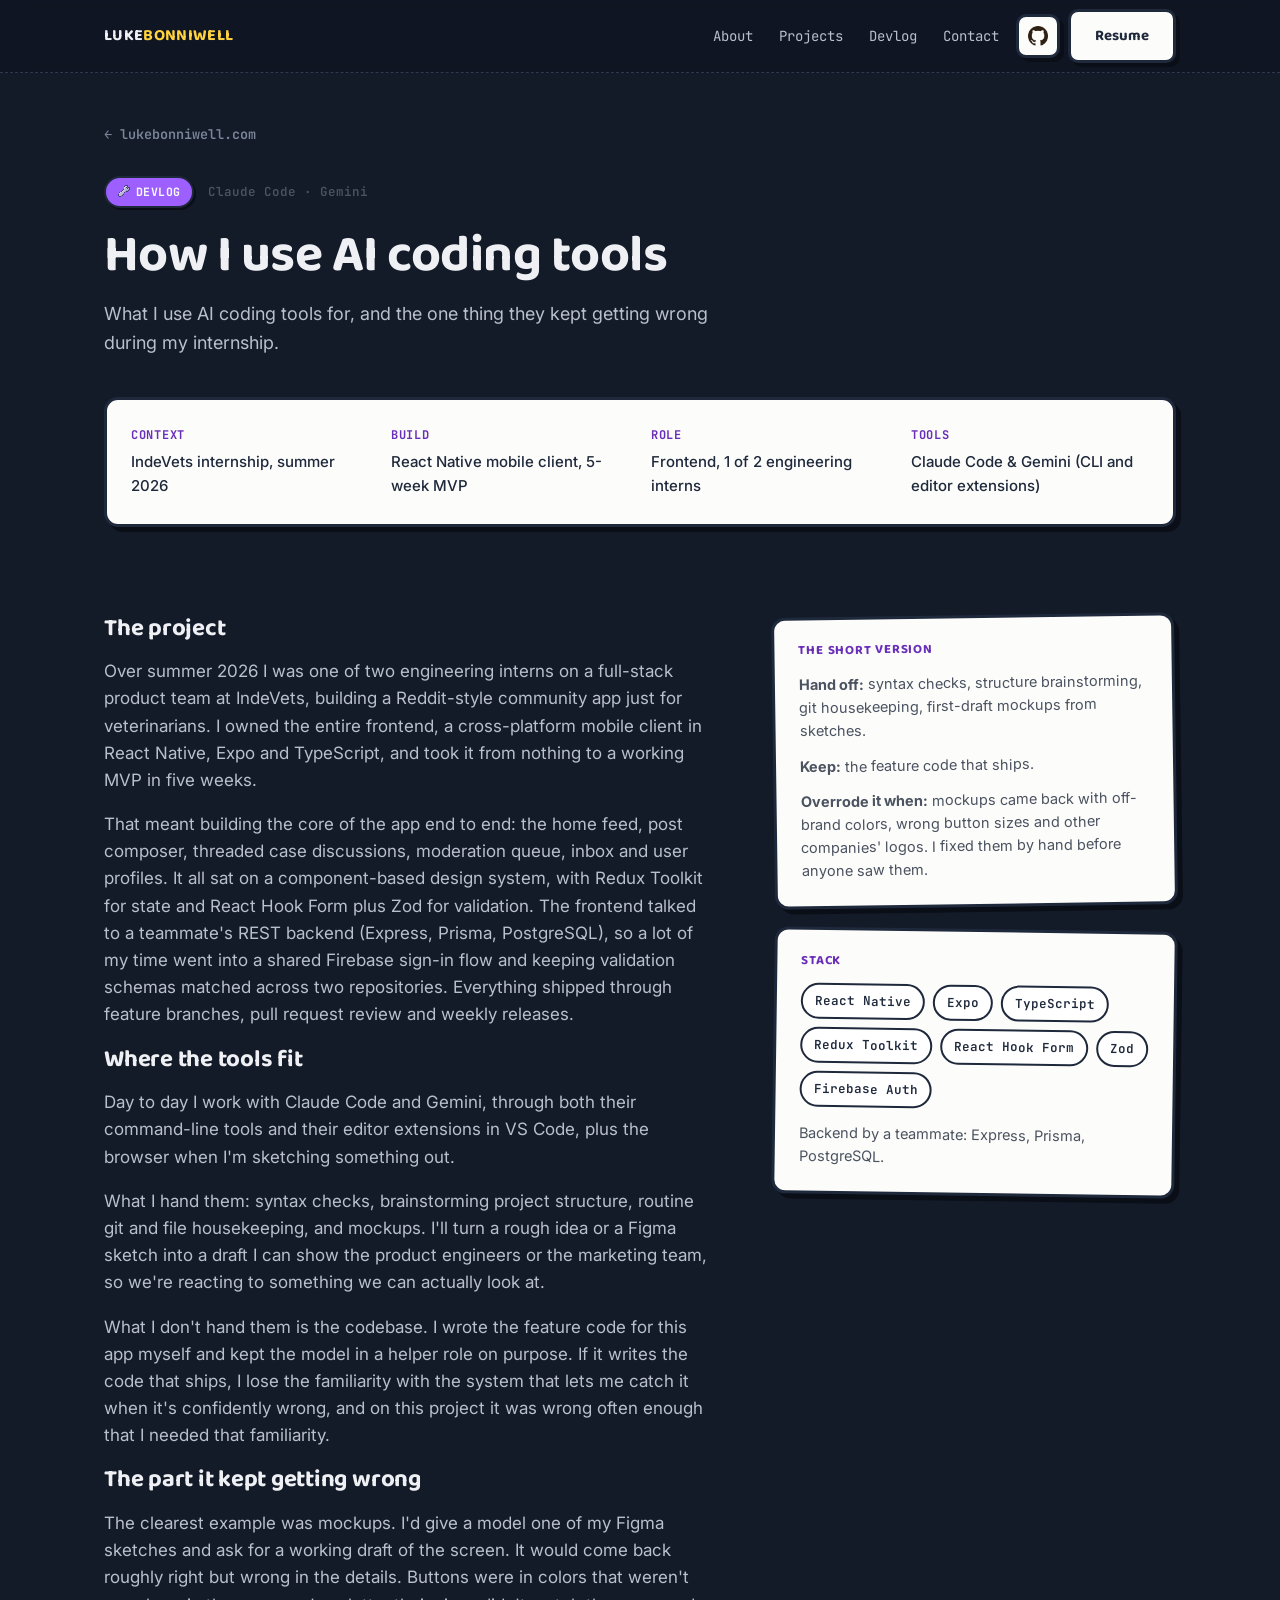
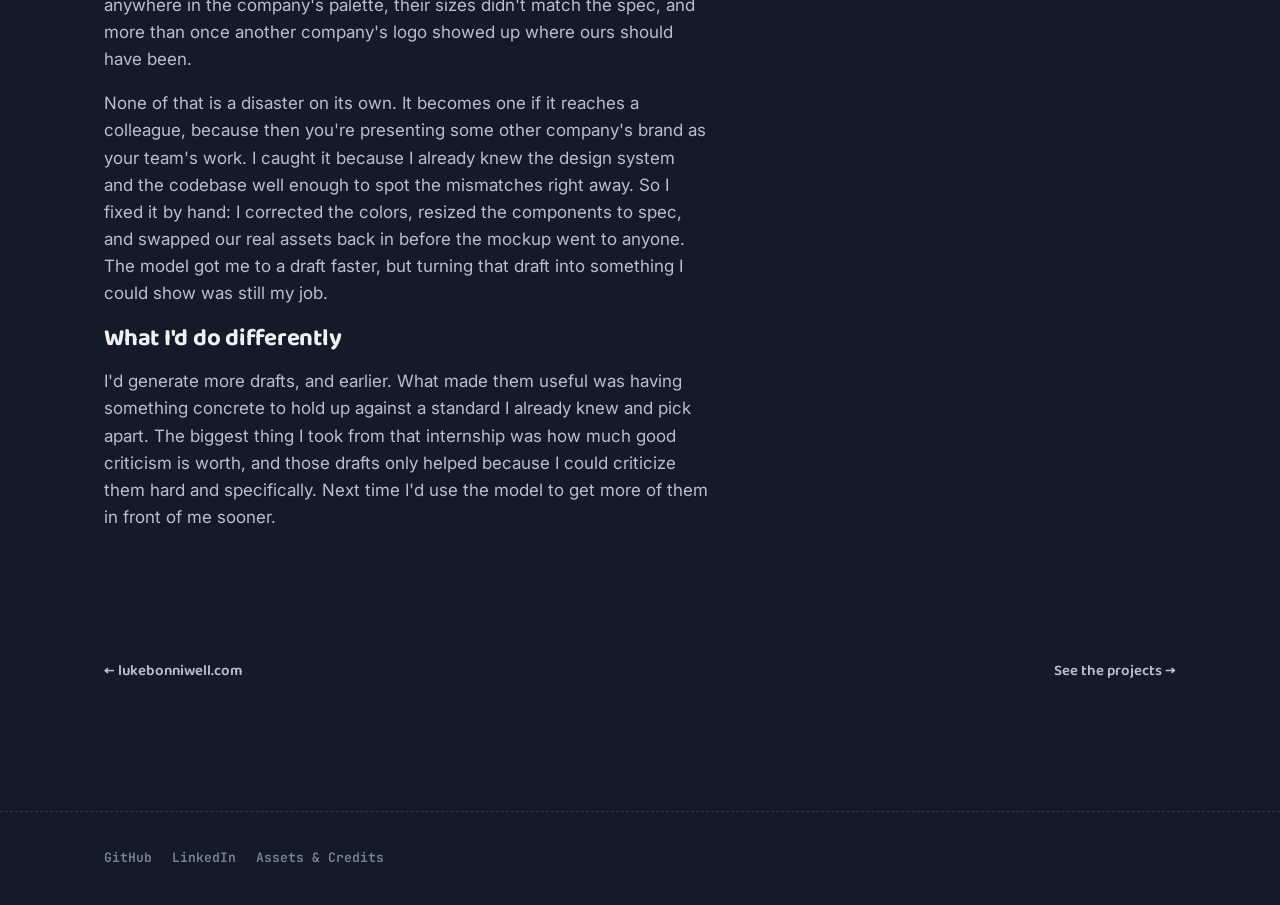
<file: devlog/how-i-use-ai/index.html>
<!DOCTYPE html>
<html lang="en">
<head>
<meta charset="UTF-8">
<meta name="viewport" content="width=device-width, initial-scale=1.0">
<meta name="color-scheme" content="dark">
<title>How I Use AI Coding Tools | Luke Bonniwell</title>
<meta name="description" content="Where AI coding tools fit in my workflow, and the one thing they kept getting wrong on a 5-week internship MVP.">
<meta property="og:title" content="How I Use AI Coding Tools | Luke Bonniwell">
<meta property="og:description" content="What I hand off to AI tools, and a real case where I had to override them.">
<meta property="og:type" content="article">
<link rel="icon" type="image/svg+xml" href="../../img/site/favicon.svg">
<link rel="preconnect" href="https://fonts.googleapis.com">
<link rel="preconnect" href="https://fonts.gstatic.com" crossorigin>
<link href="https://fonts.googleapis.com/css2?family=Baloo+2:wght@600;700;800&family=Caveat:wght@600;700&family=JetBrains+Mono:wght@400;500;600;700&family=Inter:wght@400;500;600&display=swap" rel="stylesheet">
<link rel="stylesheet" href="../../css/style.css?v=20261119a">
</head>
<body>
<a class="skip-link" href="#main">Skip to content</a>

<header class="site-header">
  <div class="wrap header-inner">
    <a href="../../index.html" class="logo">LUKE<span>BONNIWELL</span></a>
    <nav class="site-nav" data-nav>
      <a href="../../index.html#about">About</a>
      <a href="../../index.html#projects">Projects</a>
      <a class="devlog-toggle" href="../../index.html#devlog">Devlog</a>
      <a href="../../index.html#contact">Contact</a>
      <a class="btn btn-ghost btn-icon" href="https://github.com/Lukebonn" target="_blank" rel="noopener" title="GitHub">
        <img src="../../img/icons/github.png" alt="GitHub" width="20" height="20">
      </a>
      <a class="btn btn-ghost" href="../../resume/Luke-Bonniwell-Resume.pdf" target="_blank" rel="noopener">Resume</a>
    </nav>
    <button class="nav-toggle" data-nav-toggle aria-label="Toggle navigation" aria-expanded="false">
      <span></span><span></span><span></span>
    </button>
  </div>
</header>

<main id="main">

  <section class="project-hero">
    <div class="wrap">
      <a class="breadcrumb" href="../../index.html">&larr; lukebonniwell.com</a>
      <div class="project-hero-top">
        <span class="badge badge-progress">Devlog</span>
        <span class="project-card-tools">Claude Code &middot; Gemini</span>
      </div>
      <h1>How I use AI coding tools</h1>
      <p class="project-tagline">What I use AI coding tools for, and the one thing they kept getting wrong during my internship.</p>

      <div class="project-meta-row">
        <div class="fact">
          <dt>Context</dt>
          <dd>IndeVets internship, summer 2026</dd>
        </div>
        <div class="fact">
          <dt>Build</dt>
          <dd>React Native mobile client, 5-week MVP</dd>
        </div>
        <div class="fact">
          <dt>Role</dt>
          <dd>Frontend, 1 of 2 engineering interns</dd>
        </div>
        <div class="fact">
          <dt>Tools</dt>
          <dd>Claude Code &amp; Gemini (CLI and editor extensions)</dd>
        </div>
      </div>
    </div>
  </section>

  <section class="section" style="border-top: none; padding-top: 0;">
    <div class="wrap">
      <div class="project-body">
        <div class="prose">
          <h2>The project</h2>
          <p>Over summer 2026 I was one of two engineering interns on a full-stack product team at IndeVets, building a Reddit-style community app just for veterinarians. I owned the entire frontend, a cross-platform mobile client in React Native, Expo and TypeScript, and took it from nothing to a working MVP in five weeks.</p>
          <p>That meant building the core of the app end to end: the home feed, post composer, threaded case discussions, moderation queue, inbox and user profiles. It all sat on a component-based design system, with Redux Toolkit for state and React Hook Form plus Zod for validation. The frontend talked to a teammate's REST backend (Express, Prisma, PostgreSQL), so a lot of my time went into a shared Firebase sign-in flow and keeping validation schemas matched across two repositories. Everything shipped through feature branches, pull request review and weekly releases.</p>

          <h2>Where the tools fit</h2>
          <p>Day to day I work with Claude Code and Gemini, through both their command-line tools and their editor extensions in VS Code, plus the browser when I'm sketching something out.</p>
          <p>What I hand them: syntax checks, brainstorming project structure, routine git and file housekeeping, and mockups. I'll turn a rough idea or a Figma sketch into a draft I can show the product engineers or the marketing team, so we're reacting to something we can actually look at.</p>
          <p>What I don't hand them is the codebase. I wrote the feature code for this app myself and kept the model in a helper role on purpose. If it writes the code that ships, I lose the familiarity with the system that lets me catch it when it's confidently wrong, and on this project it was wrong often enough that I needed that familiarity.</p>

          <h2>The part it kept getting wrong</h2>
          <p>The clearest example was mockups. I'd give a model one of my Figma sketches and ask for a working draft of the screen. It would come back roughly right but wrong in the details. Buttons were in colors that weren't anywhere in the company's palette, their sizes didn't match the spec, and more than once another company's logo showed up where ours should have been.</p>
          <p>None of that is a disaster on its own. It becomes one if it reaches a colleague, because then you're presenting some other company's brand as your team's work. I caught it because I already knew the design system and the codebase well enough to spot the mismatches right away. So I fixed it by hand: I corrected the colors, resized the components to spec, and swapped our real assets back in before the mockup went to anyone. The model got me to a draft faster, but turning that draft into something I could show was still my job.</p>

          <h2>What I'd do differently</h2>
          <p>I'd generate more drafts, and earlier. What made them useful was having something concrete to hold up against a standard I already knew and pick apart. The biggest thing I took from that internship was how much good criticism is worth, and those drafts only helped because I could criticize them hard and specifically. Next time I'd use the model to get more of them in front of me sooner.</p>
        </div>

        <aside>
          <div class="side-card">
            <h3>The short version</h3>
            <p style="margin:0 0 12px; font-size:14.5px;"><strong>Hand off:</strong> syntax checks, structure brainstorming, git housekeeping, first-draft mockups from sketches.</p>
            <p style="margin:0 0 12px; font-size:14.5px;"><strong>Keep:</strong> the feature code that ships.</p>
            <p style="margin:0; font-size:14.5px;"><strong>Overrode it when:</strong> mockups came back with off-brand colors, wrong button sizes and other companies' logos. I fixed them by hand before anyone saw them.</p>
          </div>
          <div class="side-card">
            <h3>Stack</h3>
            <div class="tag-row">
              <span class="tag">React Native</span>
              <span class="tag">Expo</span>
              <span class="tag">TypeScript</span>
              <span class="tag">Redux Toolkit</span>
              <span class="tag">React Hook Form</span>
              <span class="tag">Zod</span>
              <span class="tag">Firebase Auth</span>
            </div>
            <p style="margin:14px 0 0; font-size:14.5px;">Backend by a teammate: Express, Prisma, PostgreSQL.</p>
          </div>
        </aside>
      </div>
    </div>
  </section>

  <section class="section next-project-section" style="padding-top: 0; border-top: none;">
    <div class="wrap">
      <div class="next-project">
        <a href="../../index.html">&larr; lukebonniwell.com</a>
        <a href="../../index.html#projects">See the projects &rarr;</a>
      </div>
    </div>
  </section>

</main>

<footer class="site-footer">
  <div class="wrap footer-inner">
    <div class="footer-links">
      <a href="https://github.com/Lukebonn" target="_blank" rel="noopener">GitHub</a>
      <a href="https://www.linkedin.com/in/luke-bonniwell" target="_blank" rel="noopener">LinkedIn</a>
      <a href="../../credits.html">Assets &amp; Credits</a>
    </div>
  </div>
</footer>

<script src="../../js/main.js?v=20261119a" defer></script>
<script src="../../js/views.js?v=20261119a" defer></script>
</body>
</html>
</file>
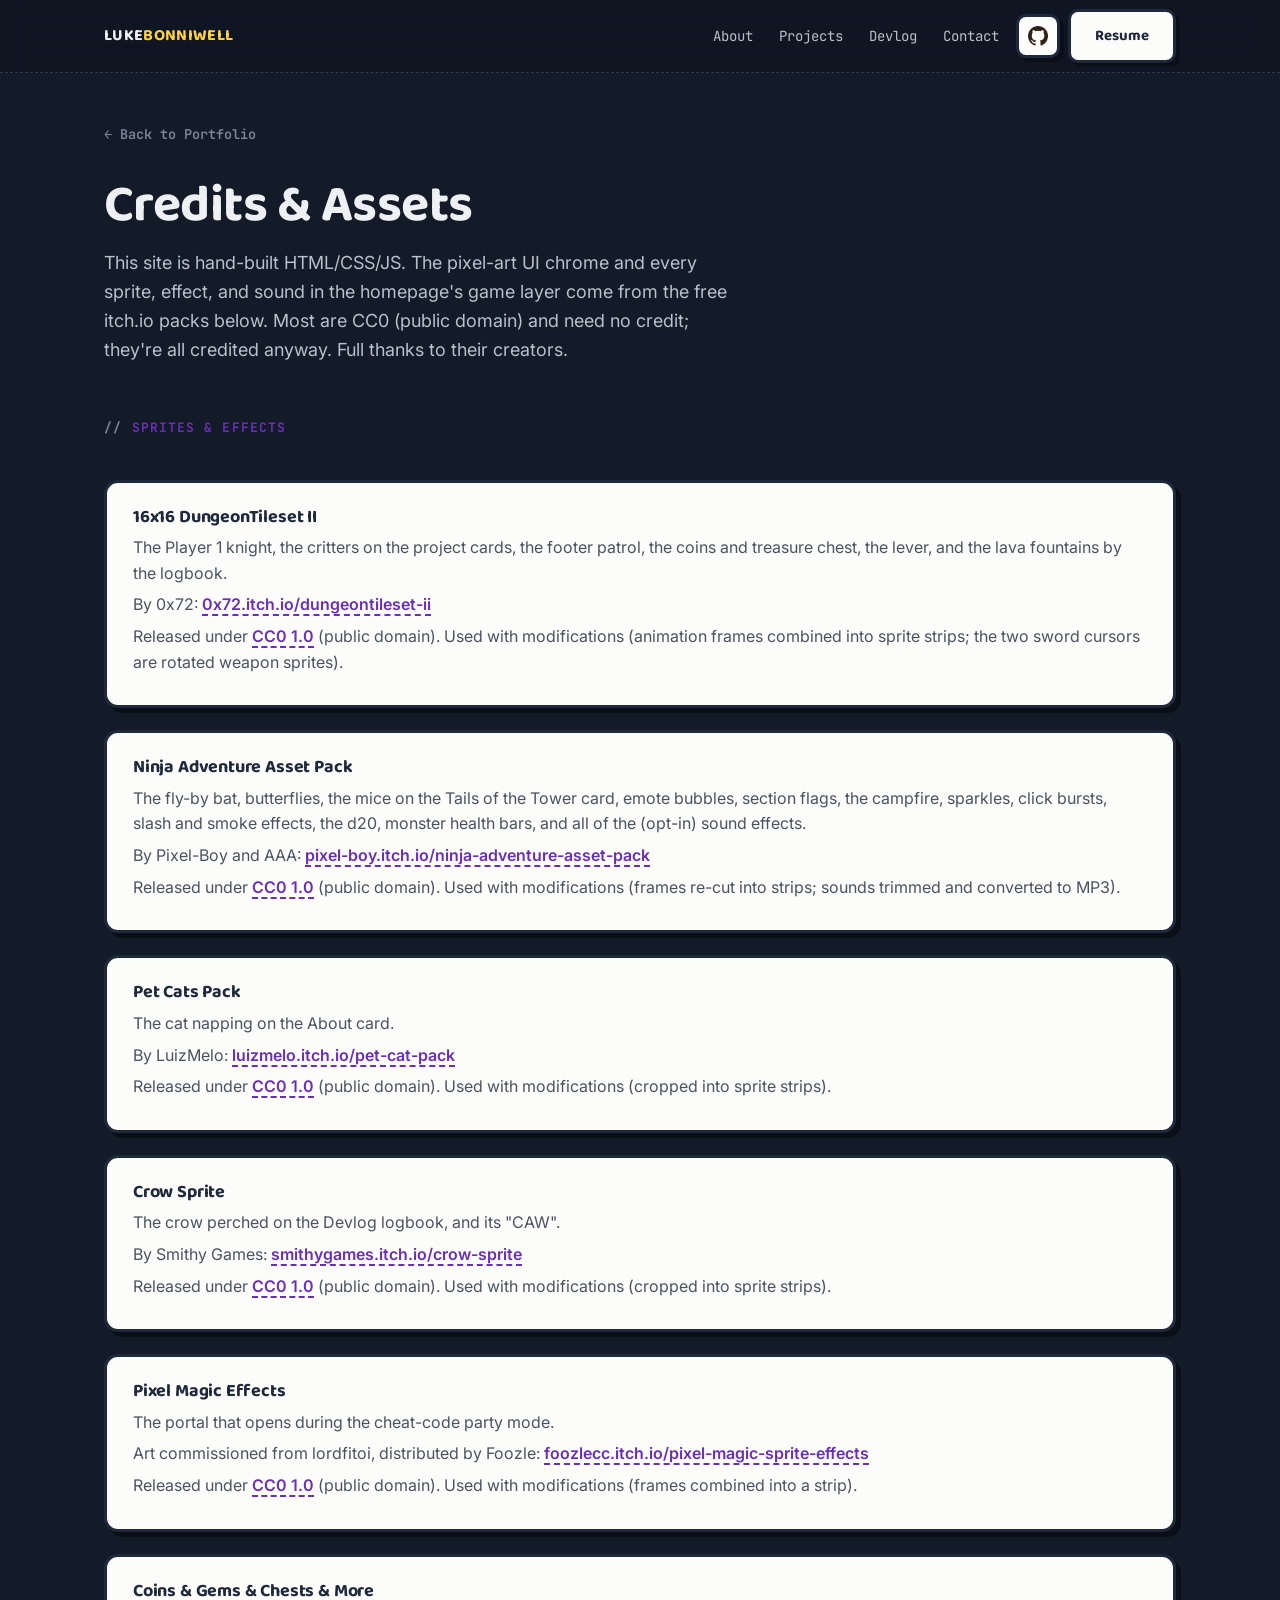
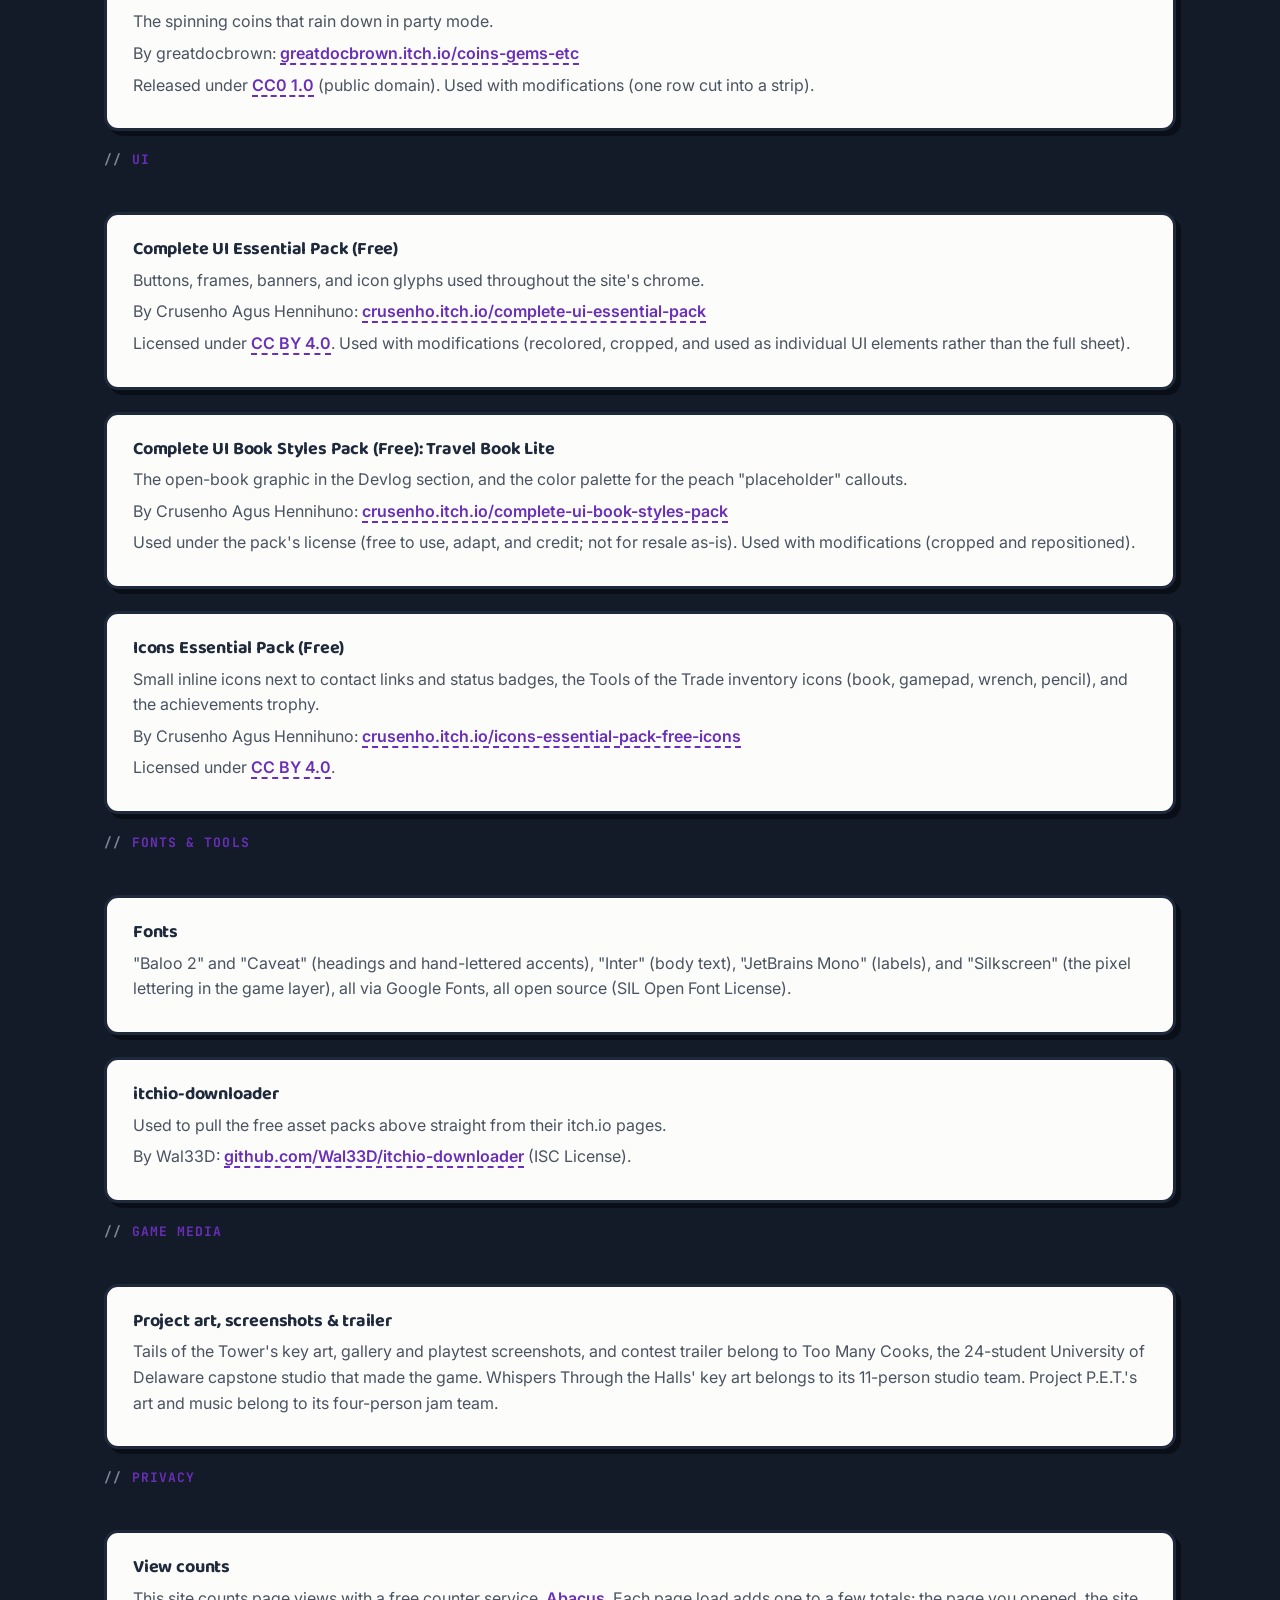
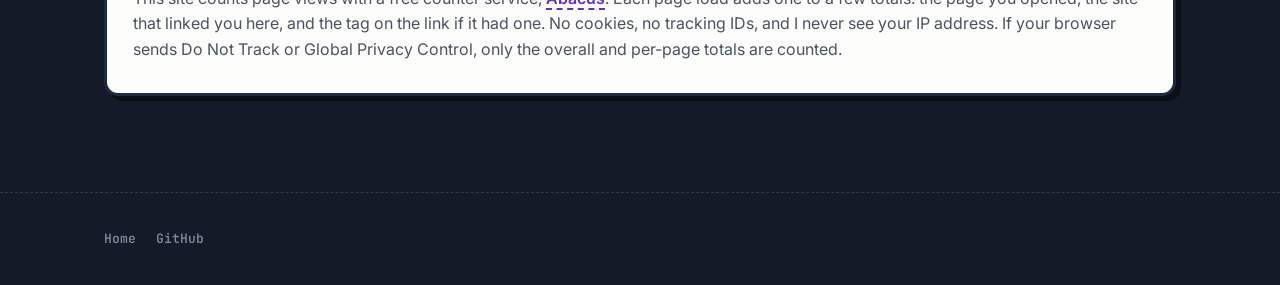
<file: credits.html>
<!DOCTYPE html>
<html lang="en">
<head>
<meta charset="UTF-8">
<meta name="viewport" content="width=device-width, initial-scale=1.0">
<meta name="color-scheme" content="dark">
<title>Credits | Luke Bonniwell</title>
<meta name="description" content="Asset and UI credits for this portfolio.">
<link rel="icon" type="image/svg+xml" href="img/site/favicon.svg">
<link rel="preconnect" href="https://fonts.googleapis.com">
<link rel="preconnect" href="https://fonts.gstatic.com" crossorigin>
<link href="https://fonts.googleapis.com/css2?family=Baloo+2:wght@600;700;800&family=Caveat:wght@600;700&family=JetBrains+Mono:wght@400;500;600;700&family=Inter:wght@400;500;600&display=swap" rel="stylesheet">
<link rel="stylesheet" href="css/style.css?v=20261119a">
</head>
<body>
<a class="skip-link" href="#main">Skip to content</a>

<header class="site-header">
  <div class="wrap header-inner">
    <a href="index.html" class="logo">LUKE<span>BONNIWELL</span></a>
    <nav class="site-nav" data-nav>
      <a href="index.html#about">About</a>
      <a href="index.html#projects">Projects</a>
      <a class="devlog-toggle" href="index.html#devlog">Devlog</a>
      <a href="index.html#contact">Contact</a>
      <a class="btn btn-ghost btn-icon" href="https://github.com/Lukebonn" target="_blank" rel="noopener" title="GitHub">
        <img src="img/icons/github.png" alt="GitHub" width="20" height="20">
      </a>
      <a class="btn btn-ghost" href="resume/Luke-Bonniwell-Resume.pdf" target="_blank" rel="noopener">Resume</a>
    </nav>
    <button class="nav-toggle" data-nav-toggle aria-label="Toggle navigation" aria-expanded="false">
      <span></span><span></span><span></span>
    </button>
  </div>
</header>

<main id="main">
  <section class="project-hero">
    <div class="wrap">
      <a class="breadcrumb" href="index.html">← Back to Portfolio</a>
      <h1>Credits &amp; Assets</h1>
      <p class="project-tagline">This site is hand-built HTML/CSS/JS. The pixel-art UI chrome and every sprite, effect, and sound in the homepage's game layer come from the free itch.io packs below. Most are CC0 (public domain) and need no credit; they're all credited anyway. Full thanks to their creators.</p>
    </div>
  </section>

  <section class="section" style="border-top: none; padding-top: 0;">
    <div class="wrap">
      <div class="credits-list">

        <h2 class="about-sub-title">Sprites &amp; effects</h2>

        <div class="credit-card">
          <h3>16x16 DungeonTileset II</h3>
          <p>The Player 1 knight, the critters on the project cards, the footer patrol, the coins and treasure chest, the lever, and the lava fountains by the logbook.</p>
          <p>By 0x72: <a href="https://0x72.itch.io/dungeontileset-ii" target="_blank" rel="noopener">0x72.itch.io/dungeontileset-ii</a></p>
          <p>Released under <a href="https://creativecommons.org/publicdomain/zero/1.0/" target="_blank" rel="noopener">CC0 1.0</a> (public domain). Used with modifications (animation frames combined into sprite strips; the two sword cursors are rotated weapon sprites).</p>
        </div>

        <div class="credit-card">
          <h3>Ninja Adventure Asset Pack</h3>
          <p>The fly-by bat, butterflies, the mice on the Tails of the Tower card, emote bubbles, section flags, the campfire, sparkles, click bursts, slash and smoke effects, the d20, monster health bars, and all of the (opt-in) sound effects.</p>
          <p>By Pixel-Boy and AAA: <a href="https://pixel-boy.itch.io/ninja-adventure-asset-pack" target="_blank" rel="noopener">pixel-boy.itch.io/ninja-adventure-asset-pack</a></p>
          <p>Released under <a href="https://creativecommons.org/publicdomain/zero/1.0/" target="_blank" rel="noopener">CC0 1.0</a> (public domain). Used with modifications (frames re-cut into strips; sounds trimmed and converted to MP3).</p>
        </div>

        <div class="credit-card">
          <h3>Pet Cats Pack</h3>
          <p>The cat napping on the About card.</p>
          <p>By LuizMelo: <a href="https://luizmelo.itch.io/pet-cat-pack" target="_blank" rel="noopener">luizmelo.itch.io/pet-cat-pack</a></p>
          <p>Released under <a href="https://creativecommons.org/publicdomain/zero/1.0/" target="_blank" rel="noopener">CC0 1.0</a> (public domain). Used with modifications (cropped into sprite strips).</p>
        </div>

        <div class="credit-card">
          <h3>Crow Sprite</h3>
          <p>The crow perched on the Devlog logbook, and its "CAW".</p>
          <p>By Smithy Games: <a href="https://smithygames.itch.io/crow-sprite" target="_blank" rel="noopener">smithygames.itch.io/crow-sprite</a></p>
          <p>Released under <a href="https://creativecommons.org/publicdomain/zero/1.0/" target="_blank" rel="noopener">CC0 1.0</a> (public domain). Used with modifications (cropped into sprite strips).</p>
        </div>

        <div class="credit-card">
          <h3>Pixel Magic Effects</h3>
          <p>The portal that opens during the cheat-code party mode.</p>
          <p>Art commissioned from lordfitoi, distributed by Foozle: <a href="https://foozlecc.itch.io/pixel-magic-sprite-effects" target="_blank" rel="noopener">foozlecc.itch.io/pixel-magic-sprite-effects</a></p>
          <p>Released under <a href="https://creativecommons.org/publicdomain/zero/1.0/" target="_blank" rel="noopener">CC0 1.0</a> (public domain). Used with modifications (frames combined into a strip).</p>
        </div>

        <div class="credit-card">
          <h3>Coins &amp; Gems &amp; Chests &amp; More</h3>
          <p>The spinning coins that rain down in party mode.</p>
          <p>By greatdocbrown: <a href="https://greatdocbrown.itch.io/coins-gems-etc" target="_blank" rel="noopener">greatdocbrown.itch.io/coins-gems-etc</a></p>
          <p>Released under <a href="https://creativecommons.org/publicdomain/zero/1.0/" target="_blank" rel="noopener">CC0 1.0</a> (public domain). Used with modifications (one row cut into a strip).</p>
        </div>

        <h2 class="about-sub-title">UI</h2>

        <div class="credit-card">
          <h3>Complete UI Essential Pack (Free)</h3>
          <p>Buttons, frames, banners, and icon glyphs used throughout the site's chrome.</p>
          <p>By Crusenho Agus Hennihuno: <a href="https://crusenho.itch.io/complete-ui-essential-pack" target="_blank" rel="noopener">crusenho.itch.io/complete-ui-essential-pack</a></p>
          <p>Licensed under <a href="https://creativecommons.org/licenses/by/4.0/" target="_blank" rel="noopener">CC BY 4.0</a>. Used with modifications (recolored, cropped, and used as individual UI elements rather than the full sheet).</p>
        </div>

        <div class="credit-card">
          <h3>Complete UI Book Styles Pack (Free): Travel Book Lite</h3>
          <p>The open-book graphic in the Devlog section, and the color palette for the peach "placeholder" callouts.</p>
          <p>By Crusenho Agus Hennihuno: <a href="https://crusenho.itch.io/complete-ui-book-styles-pack" target="_blank" rel="noopener">crusenho.itch.io/complete-ui-book-styles-pack</a></p>
          <p>Used under the pack's license (free to use, adapt, and credit; not for resale as-is). Used with modifications (cropped and repositioned).</p>
        </div>

        <div class="credit-card">
          <h3>Icons Essential Pack (Free)</h3>
          <p>Small inline icons next to contact links and status badges, the Tools of the Trade inventory icons (book, gamepad, wrench, pencil), and the achievements trophy.</p>
          <p>By Crusenho Agus Hennihuno: <a href="https://crusenho.itch.io/icons-essential-pack-free-icons" target="_blank" rel="noopener">crusenho.itch.io/icons-essential-pack-free-icons</a></p>
          <p>Licensed under <a href="https://creativecommons.org/licenses/by/4.0/" target="_blank" rel="noopener">CC BY 4.0</a>.</p>
        </div>

        <h2 class="about-sub-title">Fonts &amp; tools</h2>

        <div class="credit-card">
          <h3>Fonts</h3>
          <p>"Baloo 2" and "Caveat" (headings and hand-lettered accents), "Inter" (body text), "JetBrains Mono" (labels), and "Silkscreen" (the pixel lettering in the game layer), all via Google Fonts, all open source (SIL Open Font License).</p>
        </div>

        <div class="credit-card">
          <h3>itchio-downloader</h3>
          <p>Used to pull the free asset packs above straight from their itch.io pages.</p>
          <p>By Wal33D: <a href="https://github.com/Wal33D/itchio-downloader" target="_blank" rel="noopener">github.com/Wal33D/itchio-downloader</a> (ISC License).</p>
        </div>

        <h2 class="about-sub-title">Game media</h2>

        <div class="credit-card">
          <h3>Project art, screenshots &amp; trailer</h3>
          <p>Tails of the Tower's key art, gallery and playtest screenshots, and contest trailer belong to Too Many Cooks, the 24-student University of Delaware capstone studio that made the game. Whispers Through the Halls' key art belongs to its 11-person studio team. Project P.E.T.'s art and music belong to its four-person jam team.</p>
        </div>

        <h2 class="about-sub-title">Privacy</h2>

        <div class="credit-card">
          <h3>View counts</h3>
          <p>This site counts page views with a free counter service, <a href="https://abacus.jasoncameron.dev" target="_blank" rel="noopener">Abacus</a>. Each page load adds one to a few totals: the page you opened, the site that linked you here, and the tag on the link if it had one. No cookies, no tracking IDs, and I never see your IP address. If your browser sends Do Not Track or Global Privacy Control, only the overall and per-page totals are counted.</p>
        </div>

      </div>
    </div>
  </section>
</main>

<footer class="site-footer">
  <div class="wrap footer-inner">
    <div class="footer-links">
      <a href="index.html">Home</a>
      <a href="https://github.com/Lukebonn" target="_blank" rel="noopener">GitHub</a>
    </div>
  </div>
</footer>

<script src="js/main.js?v=20261119a" defer></script>
<script src="js/views.js?v=20261119a" defer></script>
</body>
</html>
</file>
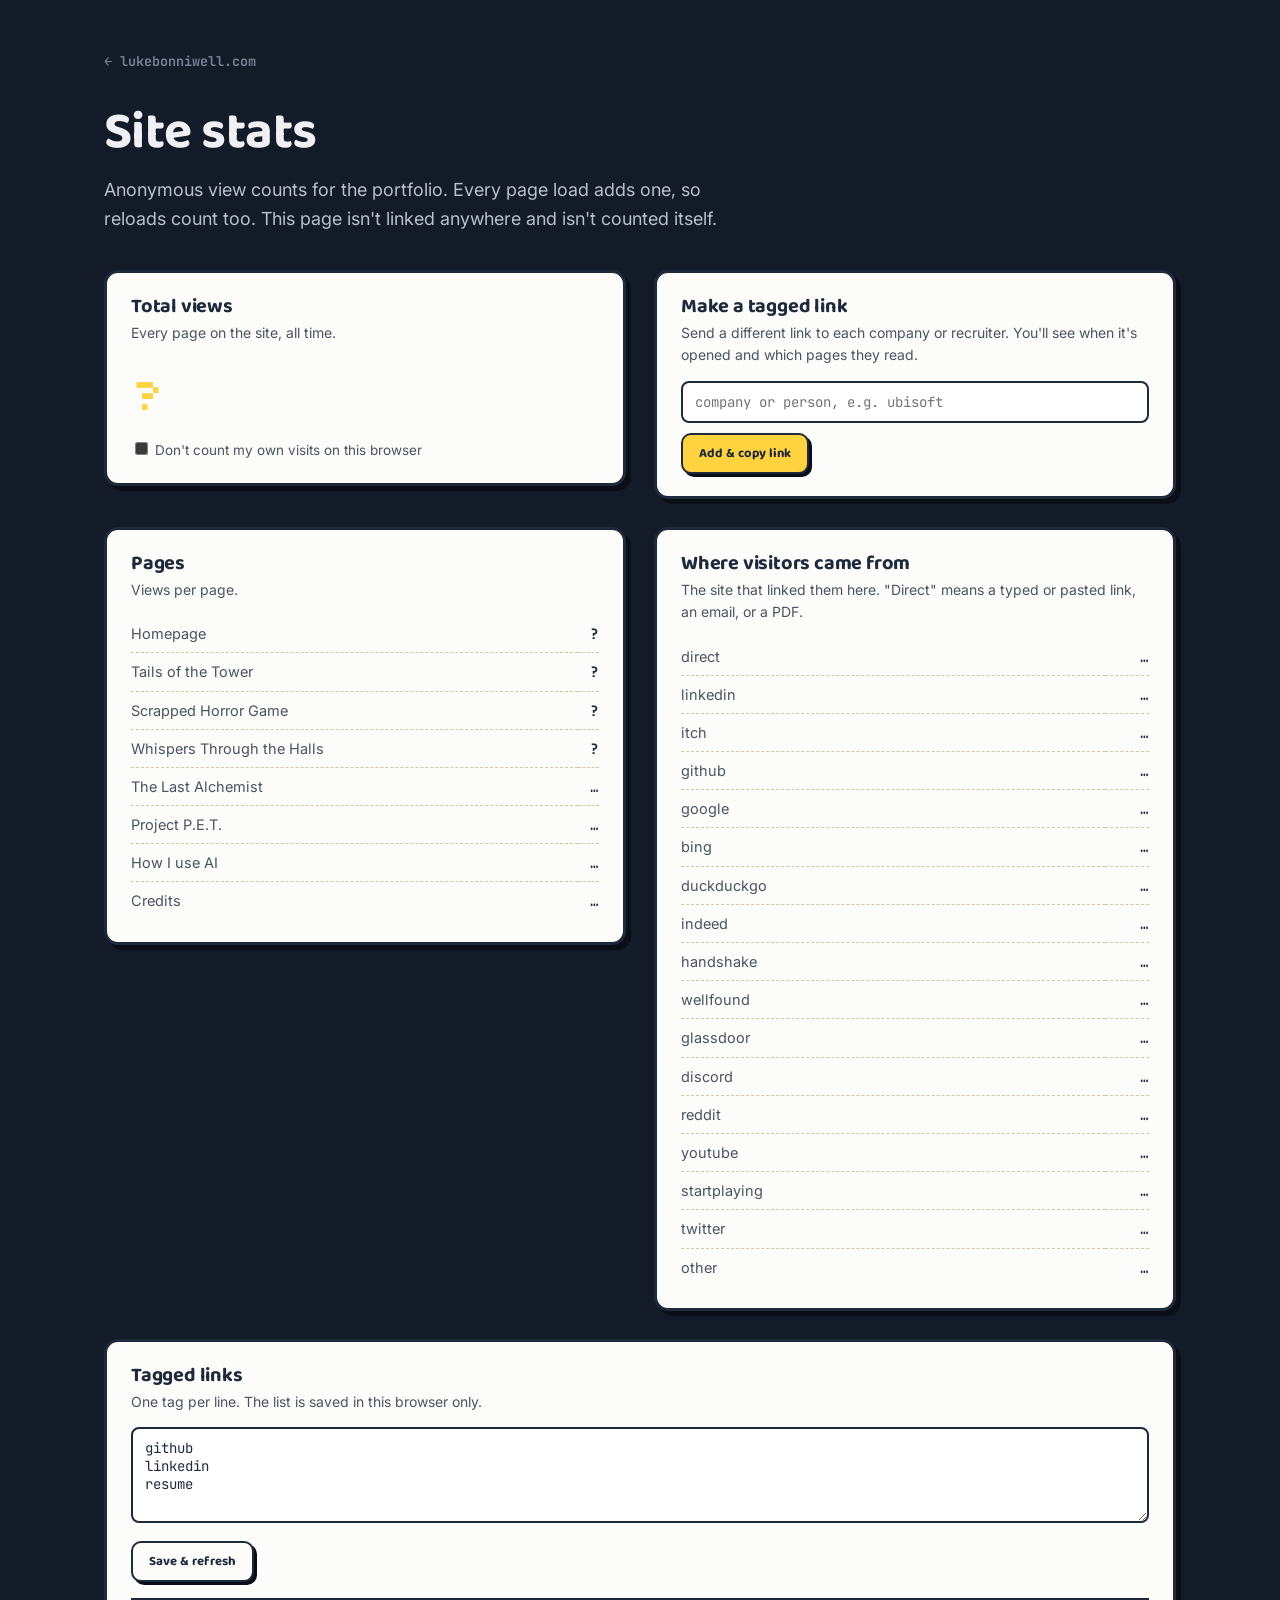
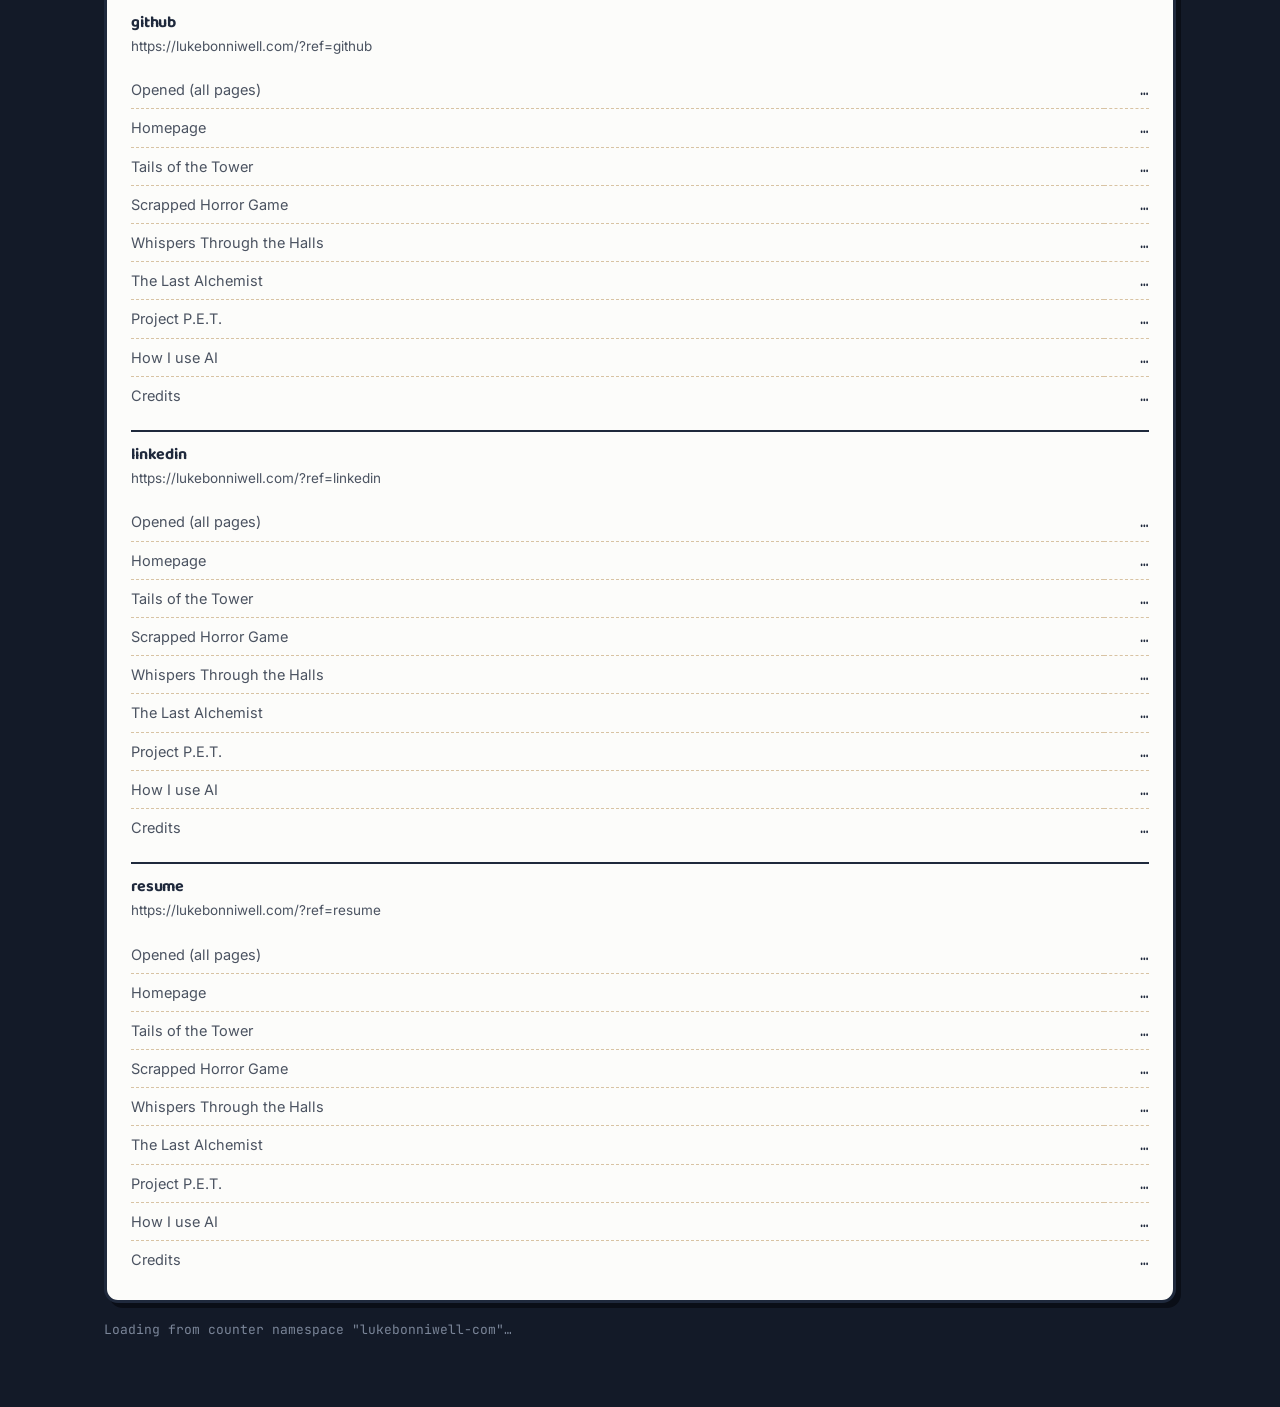
<file: stats.html>
<!DOCTYPE html>
<html lang="en">
<head>
<meta charset="UTF-8">
<meta name="viewport" content="width=device-width, initial-scale=1.0">
<meta name="color-scheme" content="dark">
<meta name="robots" content="noindex, nofollow">
<title>Site stats | Luke Bonniwell</title>
<link rel="icon" type="image/svg+xml" href="img/site/favicon.svg">
<link rel="preconnect" href="https://fonts.googleapis.com">
<link rel="preconnect" href="https://fonts.gstatic.com" crossorigin>
<link href="https://fonts.googleapis.com/css2?family=Baloo+2:wght@600;700;800&family=Caveat:wght@600;700&family=JetBrains+Mono:wght@400;500;600;700&family=Inter:wght@400;500;600&family=Silkscreen&display=swap" rel="stylesheet">
<link rel="stylesheet" href="css/style.css?v=20261119a">
<style>
  .stats-grid { display: grid; grid-template-columns: repeat(auto-fit, minmax(min(320px, 100%), 1fr)); gap: 28px; align-items: start; }
  .stats-card { background: var(--cream); border: 3px solid var(--ink); border-radius: var(--radius); padding: 22px 24px; box-shadow: 5px 5px 0 var(--shadow-ink); color: var(--ink); }
  .stats-card h2 { font-size: 20px; color: var(--ink); margin-bottom: 4px; }
  .stats-card > p { font-size: 14px; color: var(--ink-soft); margin-bottom: 14px; }
  .stats-table { width: 100%; border-collapse: collapse; font-size: 14.5px; }
  .stats-table td { padding: 7px 0; border-bottom: 1px dashed #d8c3a3; color: var(--ink-soft); }
  .stats-table td:last-child { text-align: right; font-family: var(--font-mono); font-weight: 700; color: var(--ink); }
  .stats-table tr:last-child td { border-bottom: 0; }
  .stats-big { font-family: 'Silkscreen', var(--font-mono); font-size: 44px; color: var(--accent); letter-spacing: 0.08em; }
  .stats-card textarea, .stats-card input[type=text] { width: 100%; font: 14px var(--font-mono); padding: 10px 12px; border: 2px solid var(--ink); border-radius: var(--radius-sm); background: #fff; color: var(--ink); }
  .stats-row { display: flex; gap: 10px; flex-wrap: wrap; align-items: center; margin-top: 10px; }
  .stats-link { font: 13px var(--font-mono); word-break: break-all; color: var(--rose-strong); }
  .ref-block { margin-top: 16px; padding-top: 14px; border-top: 2px solid var(--ink); }
  .ref-block h3 { font-size: 16px; color: var(--ink); margin-bottom: 4px; }
  .muted { color: var(--ink-soft); font-size: 13.5px; }
  .stats-status { font: 13px var(--font-mono); color: var(--text-faint); margin-top: 18px; }
</style>
</head>
<body>
<main id="main">
  <section class="project-hero">
    <div class="wrap">
      <a class="breadcrumb" href="index.html">← lukebonniwell.com</a>
      <h1>Site stats</h1>
      <p class="project-tagline">Anonymous view counts for the portfolio. Every page load adds one, so reloads count too. This page isn't linked anywhere and isn't counted itself.</p>

      <div class="stats-grid" style="margin-top: 36px;">
        <div class="stats-card">
          <h2>Total views</h2>
          <p>Every page on the site, all time.</p>
          <div class="stats-big" data-total>…</div>
          <div class="stats-row">
            <label class="muted"><input type="checkbox" data-skip> Don't count my own visits on this browser</label>
          </div>
        </div>

        <div class="stats-card">
          <h2>Make a tagged link</h2>
          <p>Send a different link to each company or recruiter. You'll see when it's opened and which pages they read.</p>
          <input type="text" data-tag-input placeholder="company or person, e.g. ubisoft">
          <div class="stats-row">
            <button class="btn btn-primary btn-sm" type="button" data-tag-add>Add &amp; copy link</button>
            <span class="stats-link" data-tag-link></span>
          </div>
        </div>
      </div>

      <div class="stats-grid" style="margin-top: 28px;">
        <div class="stats-card">
          <h2>Pages</h2>
          <p>Views per page.</p>
          <table class="stats-table" data-pages></table>
        </div>
        <div class="stats-card">
          <h2>Where visitors came from</h2>
          <p>The site that linked them here. "Direct" means a typed or pasted link, an email, or a PDF.</p>
          <table class="stats-table" data-sources></table>
        </div>
      </div>

      <div class="stats-card" style="margin-top: 28px;">
        <h2>Tagged links</h2>
        <p>One tag per line. The list is saved in this browser only.</p>
        <textarea rows="4" data-tags></textarea>
        <div class="stats-row">
          <button class="btn btn-ghost btn-sm" type="button" data-refresh>Save &amp; refresh</button>
        </div>
        <div data-refs></div>
      </div>

      <p class="stats-status" data-status></p>
    </div>
  </section>
</main>

<script>
(function () {
  var API = 'https://abacus.jasoncameron.dev';
  var host = location.hostname;
  var local = host === 'localhost' || host === '127.0.0.1' || location.protocol === 'file:';
  var NS = local ? 'lukebonniwell-dev' : 'lukebonniwell-com';
  var SITE = 'https://lukebonniwell.com/';

  var PAGES = [
    ['home', 'Homepage'], ['tails-of-the-tower', 'Tails of the Tower'], ['scream-jam-2026', 'Scrapped Horror Game'],
    ['whispers-through-the-halls', 'Whispers Through the Halls'], ['the-last-alchemist', 'The Last Alchemist'],
    ['project-pet', 'Project P.E.T.'], ['how-i-use-ai', 'How I use AI'], ['credits', 'Credits']
  ];
  var SOURCES = ['direct', 'linkedin', 'itch', 'github', 'google', 'bing', 'duckduckgo', 'indeed', 'handshake',
    'wellfound', 'glassdoor', 'discord', 'reddit', 'youtube', 'startplaying', 'twitter', 'other'];

  var $ = function (s) { return document.querySelector(s); };
  var store = {
    get: function (k) { try { return localStorage.getItem(k); } catch (e) { return null; } },
    set: function (k, v) { try { localStorage.setItem(k, v); } catch (e) {} }
  };
  var slug = function (s) { return String(s).toLowerCase().replace(/[^a-z0-9]+/g, '-').replace(/^-+|-+$/g, '').slice(0, 24); };

  // The counter API allows 30 requests per 10 s, so reads go out one at a
  // time, and a rate-limited read waits and tries again.
  var wait = function (ms) { return new Promise(function (res) { setTimeout(res, ms); }); };
  var fetchValue = function (key, tries) {
    return fetch(API + '/get/' + NS + '/' + key).then(function (r) {
      if (r.status === 404) return 0;
      if (r.status === 429 && tries < 4) {
        var after = parseInt(r.headers.get('Retry-After'), 10);
        return wait(((after > 0 ? after : 3) + 1) * 1000).then(function () { return fetchValue(key, tries + 1); });
      }
      return r.json().then(function (d) { return d && typeof d.value === 'number' ? d.value : '?'; });
    }).catch(function () { return '?'; });
  };
  var queue = Promise.resolve();
  var get = function (key) {
    var p = queue.then(function () { return fetchValue(key, 0); });
    queue = p.then(function () { return wait(450); });
    return p;
  };

  var row = function (table, label, value) {
    var tr = document.createElement('tr');
    tr.innerHTML = '<td></td><td></td>';
    tr.children[0].textContent = label;
    tr.children[1].textContent = value;
    table.appendChild(tr);
    return tr;
  };

  var skip = $('[data-skip]');
  skip.checked = store.get('lb-skip-views') === '1';
  skip.addEventListener('change', function () { store.set('lb-skip-views', skip.checked ? '1' : '0'); });

  var tagsBox = $('[data-tags]');
  // Starter tags: the GitHub profile README, LinkedIn and the resume PDF
  tagsBox.value = store.get('lb-ref-tags') || ['github', 'linkedin', 'resume'].join('\n');
  var tagList = function () {
    return tagsBox.value.split(/\s*\n\s*/).map(slug).filter(function (t, i, a) { return t.length >= 2 && a.indexOf(t) === i; });
  };

  $('[data-tag-add]').addEventListener('click', function () {
    var t = slug($('[data-tag-input]').value);
    if (t.length < 2) return;
    var link = SITE + '?ref=' + t;
    $('[data-tag-link]').textContent = link;
    if (tagList().indexOf(t) === -1) tagsBox.value = (tagsBox.value.trim() + '\n' + t).trim();
    store.set('lb-ref-tags', tagsBox.value);
    if (navigator.clipboard) navigator.clipboard.writeText(link).catch(function () {});
  });

  var loading = false;
  var load = function () {
    if (loading) return;
    loading = true;
    store.set('lb-ref-tags', tagsBox.value);
    $('[data-status]').textContent = 'Loading from counter namespace "' + NS + '"…';
    get('total').then(function (v) { $('[data-total]').textContent = v; });

    var pages = $('[data-pages]'); pages.innerHTML = '';
    PAGES.forEach(function (p) { var tr = row(pages, p[1], '…'); get('page-' + p[0]).then(function (v) { tr.children[1].textContent = v; }); });

    var sources = $('[data-sources]'); sources.innerHTML = '';
    SOURCES.forEach(function (s) { var tr = row(sources, s, '…'); get('src-' + s).then(function (v) { tr.children[1].textContent = v; }); });

    var refs = $('[data-refs]'); refs.innerHTML = '';
    tagList().forEach(function (t) {
      var block = document.createElement('div');
      block.className = 'ref-block';
      block.innerHTML = '<h3></h3><p class="muted"></p><table class="stats-table"></table>';
      block.querySelector('h3').textContent = t;
      block.querySelector('p').textContent = SITE + '?ref=' + t;
      refs.appendChild(block);
      var table = block.querySelector('table');
      var head = row(table, 'Opened (all pages)', '…');
      get('ref-' + t).then(function (v) { head.children[1].textContent = v; });
      PAGES.forEach(function (p) {
        var tr = row(table, p[1], '…');
        get('ref-' + t + '.' + p[0]).then(function (v) { tr.children[1].textContent = v; });
      });
    });

    queue.then(function () {
      loading = false;
      $('[data-status]').textContent = 'Updated ' + new Date().toLocaleString() + ' · namespace "' + NS + '" · "?" means the counter service didn\'t answer';
    });
  };

  $('[data-refresh]').addEventListener('click', load);
  load();
})();
</script>
</body>
</html>
</file>
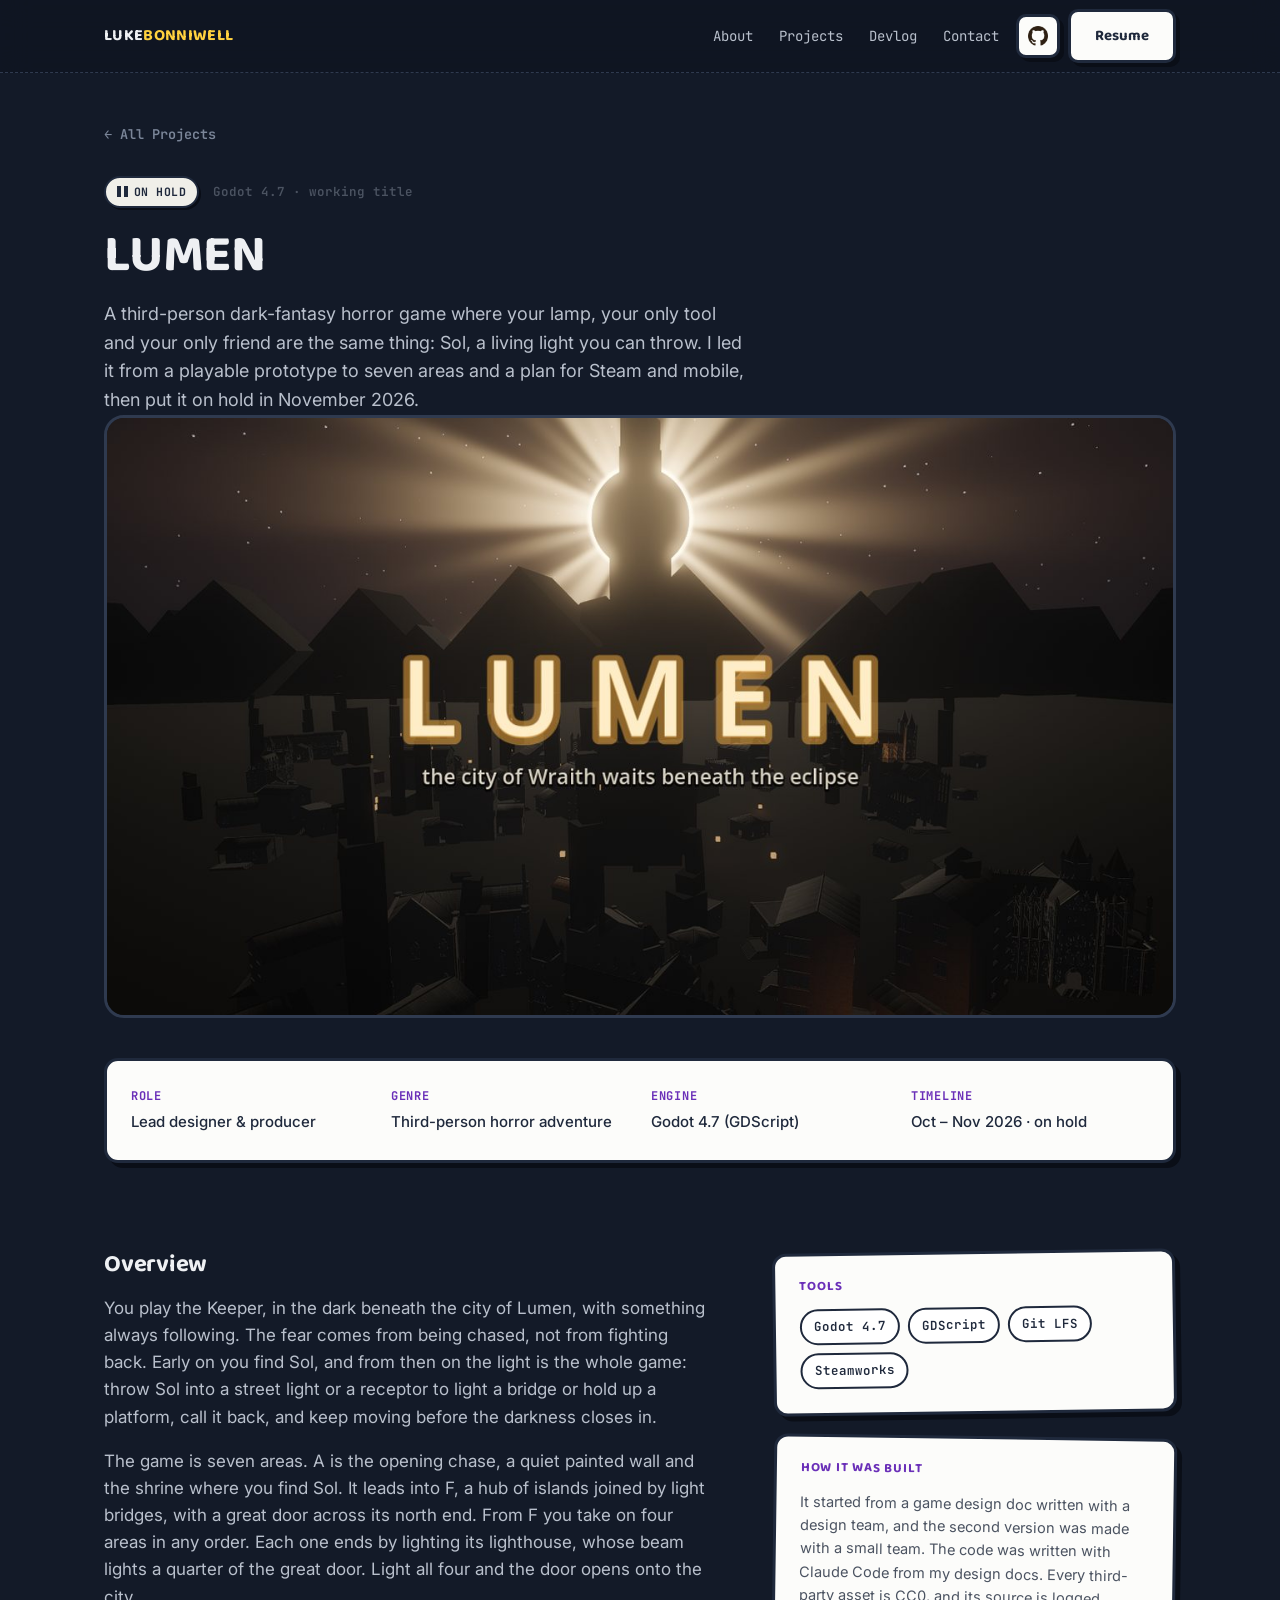
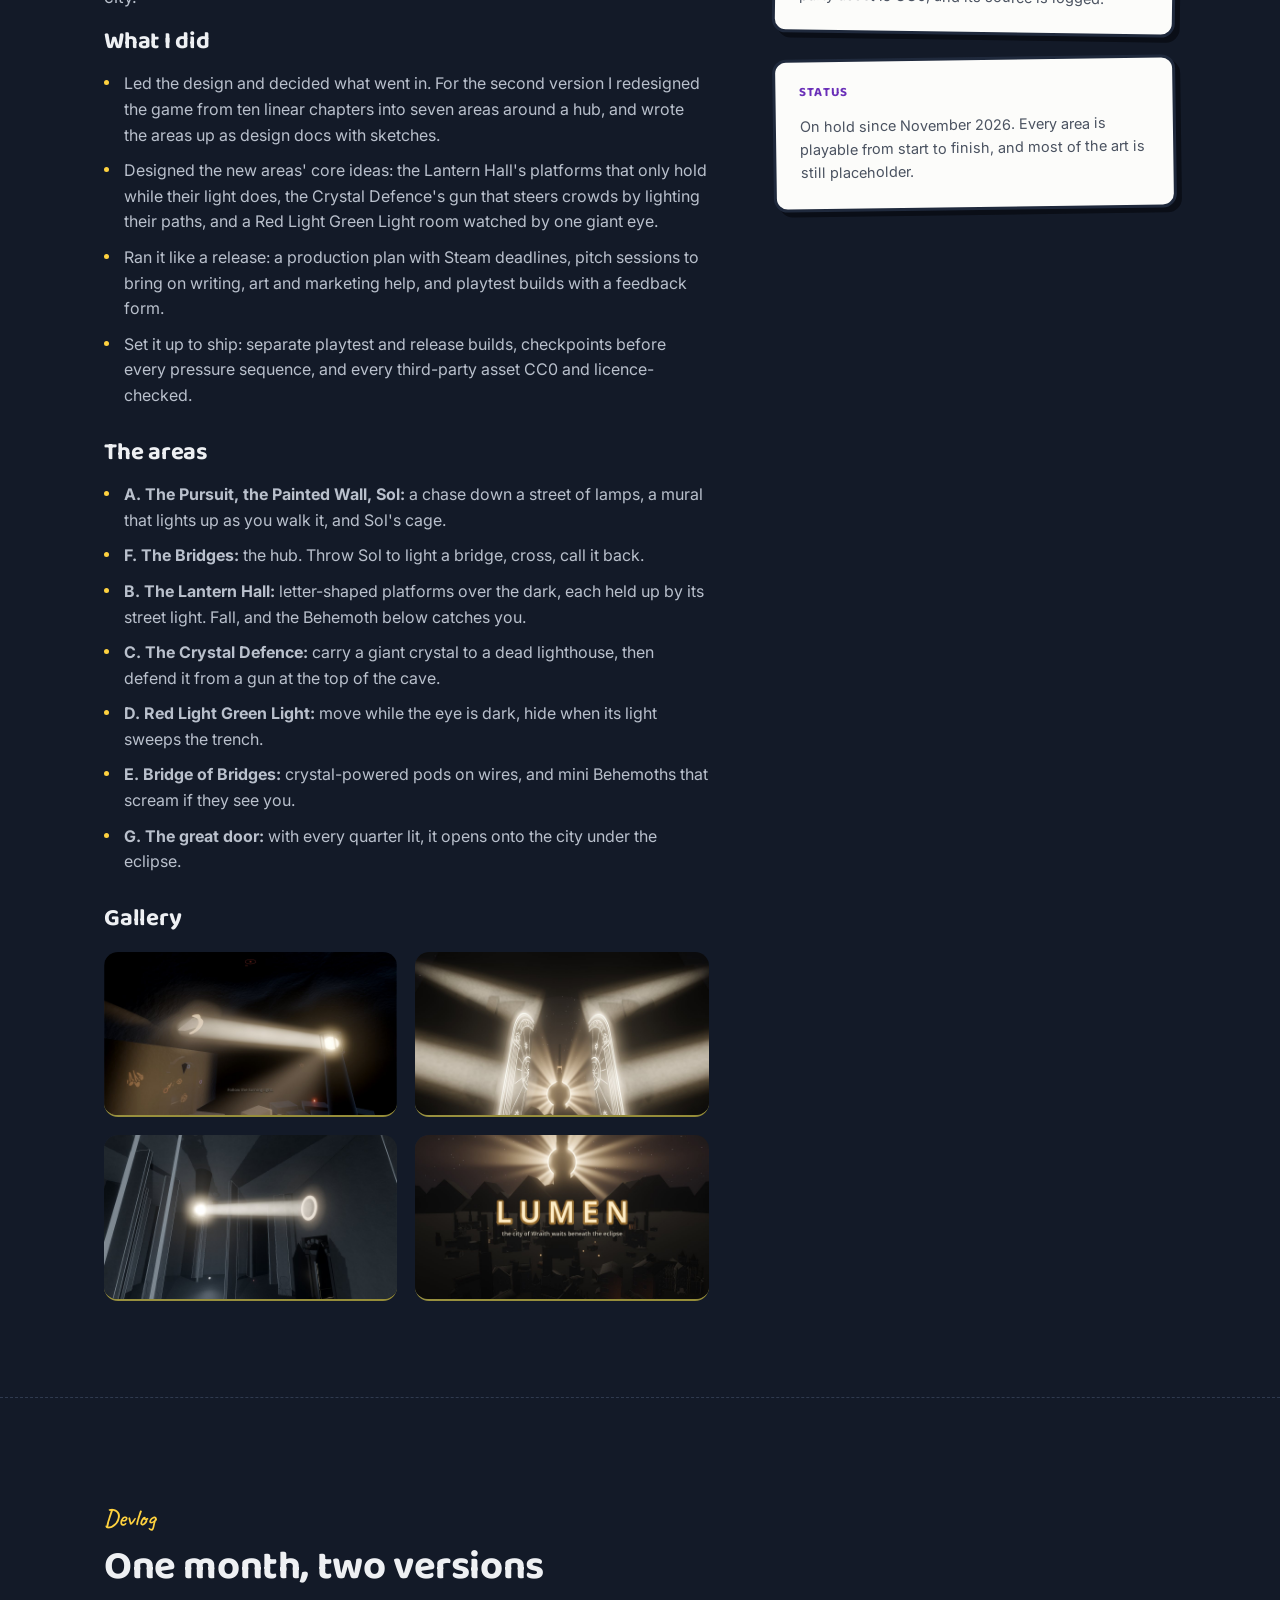
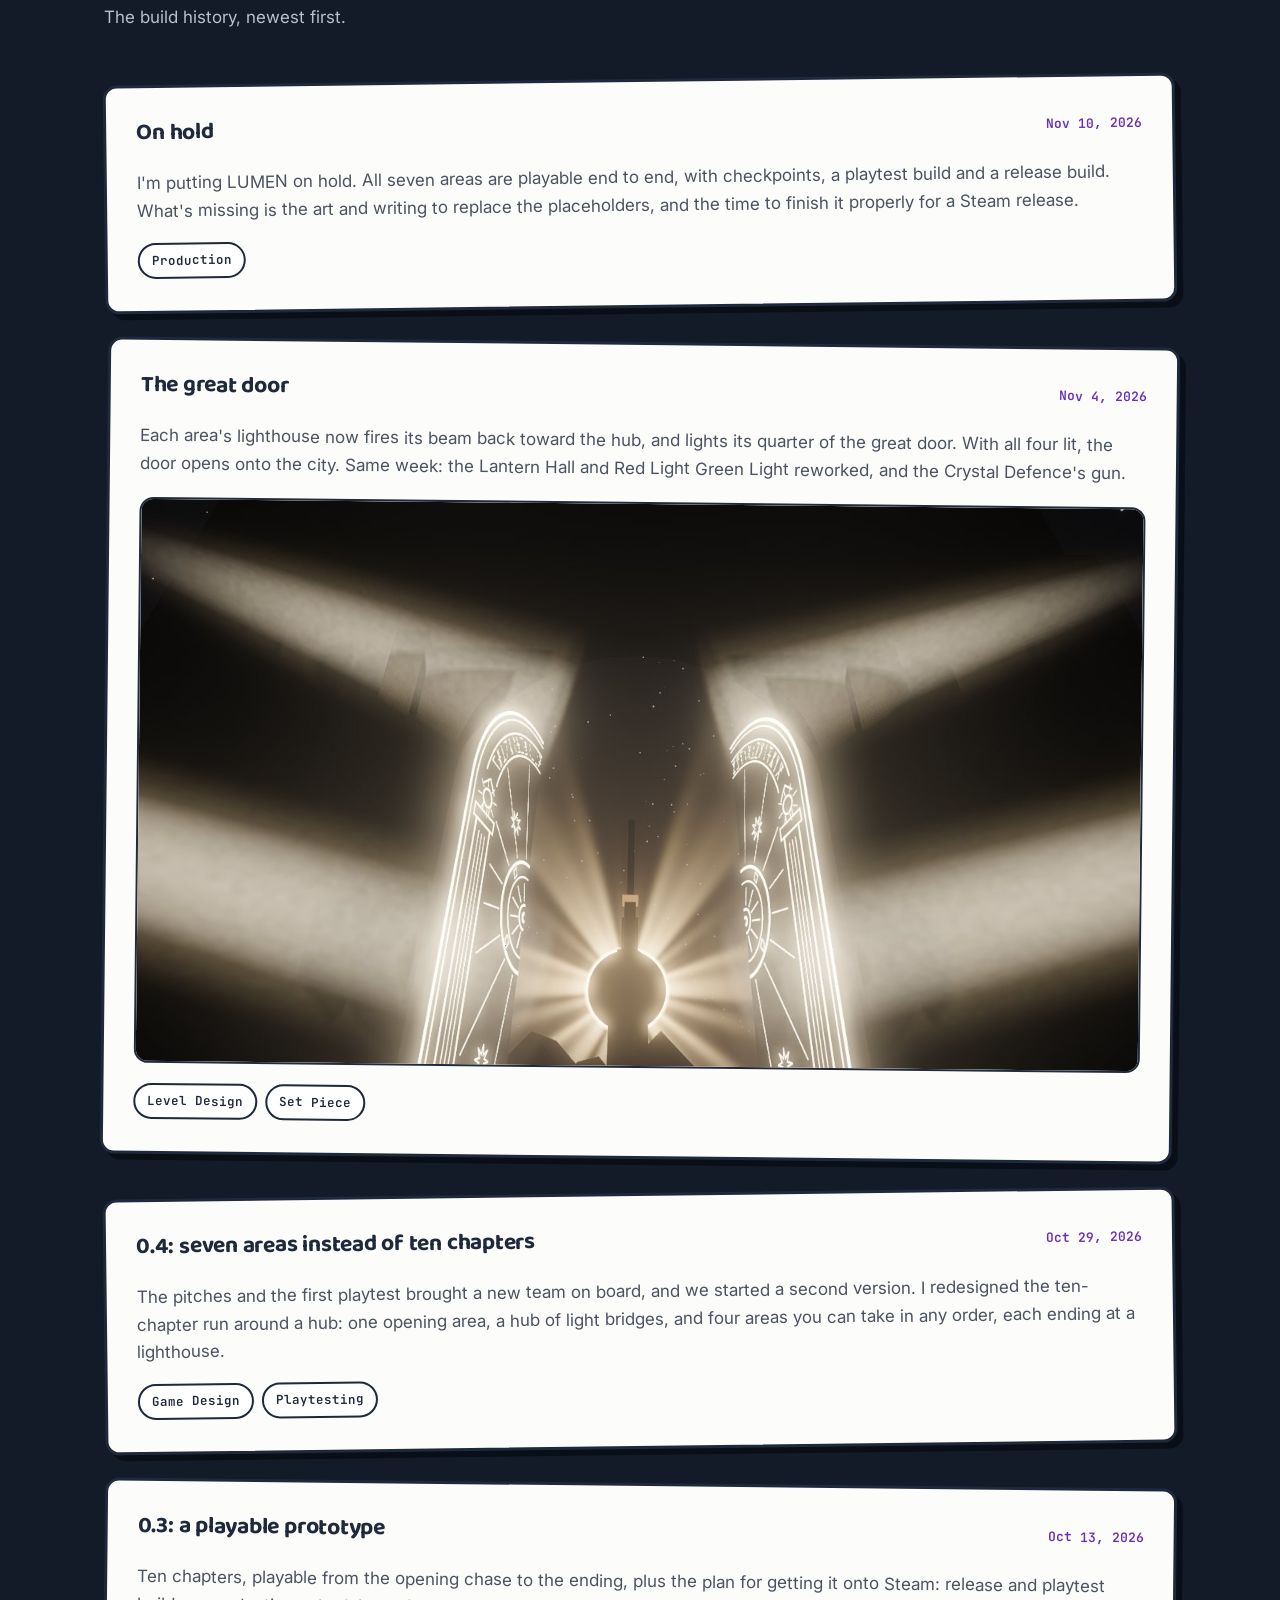
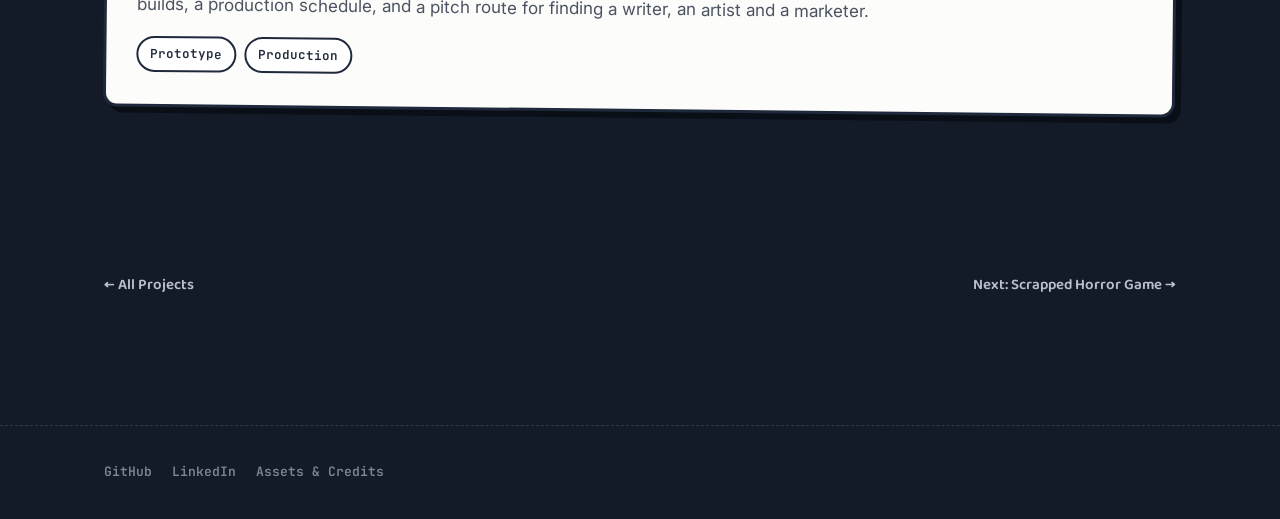
<file: projects/lumen.html>
<!DOCTYPE html>
<html lang="en">
<head>
<meta charset="UTF-8">
<meta name="viewport" content="width=device-width, initial-scale=1.0">
<meta name="color-scheme" content="dark">
<title>LUMEN | Luke Bonniwell</title>
<meta name="description" content="LUMEN: a third-person dark-fantasy horror game in Godot about a light you can throw. Led from a playable prototype to seven areas and a Steam plan, now on hold.">
<meta property="og:title" content="LUMEN | Luke Bonniwell">
<meta property="og:description" content="A third-person dark-fantasy horror game about a light you can throw. On hold.">
<meta property="og:type" content="article">
<link rel="icon" type="image/svg+xml" href="../img/site/favicon.svg">
<link rel="preconnect" href="https://fonts.googleapis.com">
<link rel="preconnect" href="https://fonts.gstatic.com" crossorigin>
<link href="https://fonts.googleapis.com/css2?family=Baloo+2:wght@600;700;800&family=Caveat:wght@600;700&family=JetBrains+Mono:wght@400;500;600;700&family=Inter:wght@400;500;600&display=swap" rel="stylesheet">
<link rel="stylesheet" href="../css/style.css?v=20261119a">
</head>
<body>
<a class="skip-link" href="#main">Skip to content</a>

<header class="site-header">
  <div class="wrap header-inner">
    <a href="../index.html" class="logo">LUKE<span>BONNIWELL</span></a>
    <nav class="site-nav" data-nav>
      <a href="../index.html#about">About</a>
      <a href="../index.html#projects">Projects</a>
      <a class="devlog-toggle" href="../index.html#devlog">Devlog</a>
      <a href="../index.html#contact">Contact</a>
      <a class="btn btn-ghost btn-icon" href="https://github.com/Lukebonn" target="_blank" rel="noopener" title="GitHub">
        <img src="../img/icons/github.png" alt="GitHub" width="20" height="20">
      </a>
      <a class="btn btn-ghost" href="../resume/Luke-Bonniwell-Resume.pdf" target="_blank" rel="noopener">Resume</a>
    </nav>
    <button class="nav-toggle" data-nav-toggle aria-label="Toggle navigation" aria-expanded="false">
      <span></span><span></span><span></span>
    </button>
  </div>
</header>

<main id="main">

  <section class="project-hero">
    <div class="wrap">
      <a class="breadcrumb" href="../index.html#projects">← All Projects</a>
      <div class="project-hero-top">
        <span class="badge badge-hold">On hold</span>
        <span class="project-card-tools">Godot 4.7 · working title</span>
      </div>
      <h1>LUMEN</h1>
      <p class="project-tagline">A third-person dark-fantasy horror game where your lamp, your only tool and your only friend are the same thing: Sol, a living light you can throw. I led it from a playable prototype to seven areas and a plan for Steam and mobile, then put it on hold in November 2026.</p>

      <a class="media-frame project-cover" href="../img/projects/lumen/title.jpg" target="_blank" rel="noopener">
        <img src="../img/projects/lumen/title.jpg" alt="The LUMEN title card over a dark city, with a tower blocking out an eclipsed sun">
      </a>

      <div class="project-meta-row">
        <div class="fact">
          <dt>Role</dt>
          <dd>Lead designer &amp; producer</dd>
        </div>
        <div class="fact">
          <dt>Genre</dt>
          <dd>Third-person horror adventure</dd>
        </div>
        <div class="fact">
          <dt>Engine</dt>
          <dd>Godot 4.7 (GDScript)</dd>
        </div>
        <div class="fact">
          <dt>Timeline</dt>
          <dd>Oct – Nov 2026 · on hold</dd>
        </div>
      </div>
    </div>
  </section>

  <section class="section" style="border-top: none; padding-top: 0;">
    <div class="wrap">
      <div class="project-body">
        <div class="prose">
          <h2>Overview</h2>
          <p>You play the Keeper, in the dark beneath the city of Lumen, with something always following. The fear comes from being chased, not from fighting back. Early on you find Sol, and from then on the light is the whole game: throw Sol into a street light or a receptor to light a bridge or hold up a platform, call it back, and keep moving before the darkness closes in.</p>
          <p>The game is seven areas. A is the opening chase, a quiet painted wall and the shrine where you find Sol. It leads into F, a hub of islands joined by light bridges, with a great door across its north end. From F you take on four areas in any order. Each one ends by lighting its lighthouse, whose beam lights a quarter of the great door. Light all four and the door opens onto the city.</p>

          <h2>What I did</h2>
          <ul>
            <li>Led the design and decided what went in. For the second version I redesigned the game from ten linear chapters into seven areas around a hub, and wrote the areas up as design docs with sketches.</li>
            <li>Designed the new areas' core ideas: the Lantern Hall's platforms that only hold while their light does, the Crystal Defence's gun that steers crowds by lighting their paths, and a Red Light Green Light room watched by one giant eye.</li>
            <li>Ran it like a release: a production plan with Steam deadlines, pitch sessions to bring on writing, art and marketing help, and playtest builds with a feedback form.</li>
            <li>Set it up to ship: separate playtest and release builds, checkpoints before every pressure sequence, and every third-party asset CC0 and licence-checked.</li>
          </ul>

          <h2>The areas</h2>
          <ul>
            <li><strong>A. The Pursuit, the Painted Wall, Sol:</strong> a chase down a street of lamps, a mural that lights up as you walk it, and Sol's cage.</li>
            <li><strong>F. The Bridges:</strong> the hub. Throw Sol to light a bridge, cross, call it back.</li>
            <li><strong>B. The Lantern Hall:</strong> letter-shaped platforms over the dark, each held up by its street light. Fall, and the Behemoth below catches you.</li>
            <li><strong>C. The Crystal Defence:</strong> carry a giant crystal to a dead lighthouse, then defend it from a gun at the top of the cave.</li>
            <li><strong>D. Red Light Green Light:</strong> move while the eye is dark, hide when its light sweeps the trench.</li>
            <li><strong>E. Bridge of Bridges:</strong> crystal-powered pods on wires, and mini Behemoths that scream if they see you.</li>
            <li><strong>G. The great door:</strong> with every quarter lit, it opens onto the city under the eclipse.</li>
          </ul>

          <h2>Gallery</h2>
          <div class="gallery-grid">
            <a class="media-frame" href="../img/projects/lumen/lighthouse.jpg" target="_blank" rel="noopener">
              <img src="../img/projects/lumen/lighthouse.jpg" alt="A lighthouse in a dark cave throws its beam across a painted wall, with the prompt 'Follow the turning light'" loading="lazy">
            </a>
            <a class="media-frame" href="../img/projects/lumen/great-door.jpg" target="_blank" rel="noopener">
              <img src="../img/projects/lumen/great-door.jpg" alt="The great door swinging open under crossing lighthouse beams, the eclipse showing through the gap" loading="lazy">
            </a>
            <a class="media-frame" href="../img/projects/lumen/red-light.jpg" target="_blank" rel="noopener">
              <img src="../img/projects/lumen/red-light.jpg" alt="A grey room of tall barriers in Red Light Green Light, with a beam of light crossing to a ring on the wall" loading="lazy">
            </a>
            <a class="media-frame" href="../img/projects/lumen/title.jpg" target="_blank" rel="noopener">
              <img src="../img/projects/lumen/title.jpg" alt="The LUMEN title card over the city" loading="lazy">
            </a>
          </div>
        </div>

        <aside>
          <div class="side-card">
            <h3>Tools</h3>
            <div class="tag-row">
              <span class="tag">Godot 4.7</span>
              <span class="tag">GDScript</span>
              <span class="tag">Git LFS</span>
              <span class="tag">Steamworks</span>
            </div>
          </div>
          <div class="side-card">
            <h3>How it was built</h3>
            <p style="margin:0; font-size:14.5px;">It started from a game design doc written with a design team, and the second version was made with a small team. The code was written with Claude Code from my design docs. Every third-party asset is CC0, and its source is logged.</p>
          </div>
          <div class="side-card">
            <h3>Status</h3>
            <p style="margin:0; font-size:14.5px;">On hold since November 2026. Every area is playable from start to finish, and most of the art is still placeholder.</p>
          </div>
        </aside>
      </div>
    </div>
  </section>

  <section class="section devlog-toggle" id="devlog">
    <div class="wrap">
      <div class="section-head">
        <span class="eyebrow">Devlog</span>
        <h2>One month, two versions</h2>
        <p>The build history, newest first.</p>
      </div>

      <article class="devlog-entry" id="log-2026-11-10">
        <div class="devlog-entry-head">
          <h3>On hold</h3>
          <span class="devlog-entry-date">Nov 10, 2026</span>
        </div>
        <div class="prose">
          <p>I'm putting LUMEN on hold. All seven areas are playable end to end, with checkpoints, a playtest build and a release build. What's missing is the art and writing to replace the placeholders, and the time to finish it properly for a Steam release.</p>
        </div>
        <div class="tag-row">
          <span class="tag">Production</span>
        </div>
      </article>

      <article class="devlog-entry" id="log-2026-11-04">
        <div class="devlog-entry-head">
          <h3>The great door</h3>
          <span class="devlog-entry-date">Nov 4, 2026</span>
        </div>
        <div class="prose">
          <p>Each area's lighthouse now fires its beam back toward the hub, and lights its quarter of the great door. With all four lit, the door opens onto the city. Same week: the Lantern Hall and Red Light Green Light reworked, and the Crystal Defence's gun.</p>
        </div>
        <a class="media-frame" href="../img/projects/lumen/great-door.jpg" target="_blank" rel="noopener">
          <img src="../img/projects/lumen/great-door.jpg" alt="The great door opening under the four lighthouse beams" loading="lazy">
        </a>
        <div class="tag-row">
          <span class="tag">Level Design</span>
          <span class="tag">Set Piece</span>
        </div>
      </article>

      <article class="devlog-entry" id="log-2026-10-29">
        <div class="devlog-entry-head">
          <h3>0.4: seven areas instead of ten chapters</h3>
          <span class="devlog-entry-date">Oct 29, 2026</span>
        </div>
        <div class="prose">
          <p>The pitches and the first playtest brought a new team on board, and we started a second version. I redesigned the ten-chapter run around a hub: one opening area, a hub of light bridges, and four areas you can take in any order, each ending at a lighthouse.</p>
        </div>
        <div class="tag-row">
          <span class="tag">Game Design</span>
          <span class="tag">Playtesting</span>
        </div>
      </article>

      <article class="devlog-entry" id="log-2026-10-13">
        <div class="devlog-entry-head">
          <h3>0.3: a playable prototype</h3>
          <span class="devlog-entry-date">Oct 13, 2026</span>
        </div>
        <div class="prose">
          <p>Ten chapters, playable from the opening chase to the ending, plus the plan for getting it onto Steam: release and playtest builds, a production schedule, and a pitch route for finding a writer, an artist and a marketer.</p>
        </div>
        <div class="tag-row">
          <span class="tag">Prototype</span>
          <span class="tag">Production</span>
        </div>
      </article>
    </div>
  </section>

  <section class="section next-project-section" style="padding-top: 0; border-top: none;">
    <div class="wrap">
      <div class="next-project">
        <a href="../index.html#projects">← All Projects</a>
        <a href="scream-jam-2026.html">Next: Scrapped Horror Game →</a>
      </div>
    </div>
  </section>

</main>

<footer class="site-footer">
  <div class="wrap footer-inner">
    <div class="footer-links">
      <a href="https://github.com/Lukebonn" target="_blank" rel="noopener">GitHub</a>
      <a href="https://www.linkedin.com/in/luke-bonniwell" target="_blank" rel="noopener">LinkedIn</a>
      <a href="../credits.html">Assets &amp; Credits</a>
    </div>
  </div>
</footer>

<script src="../js/main.js?v=20261119a" defer></script>
<script src="../js/views.js?v=20261119a" defer></script>
</body>
</html>
</file>
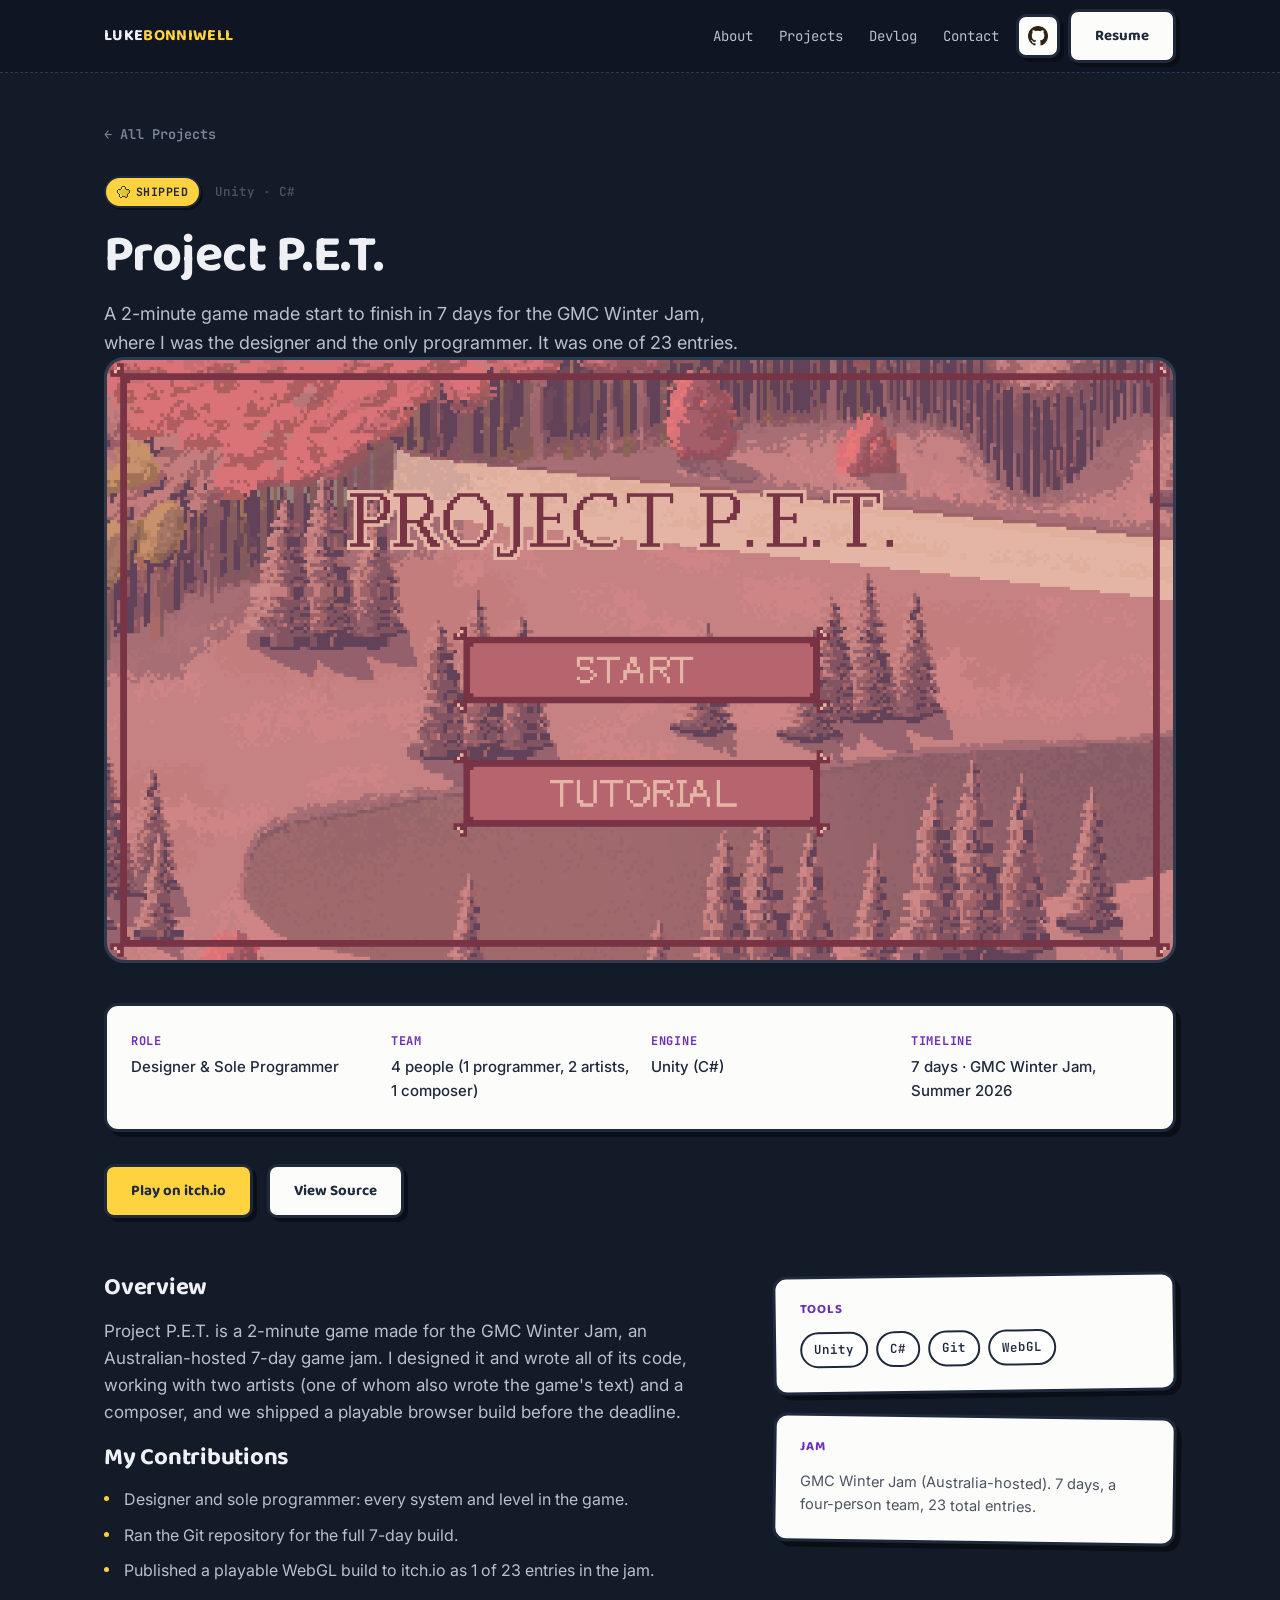
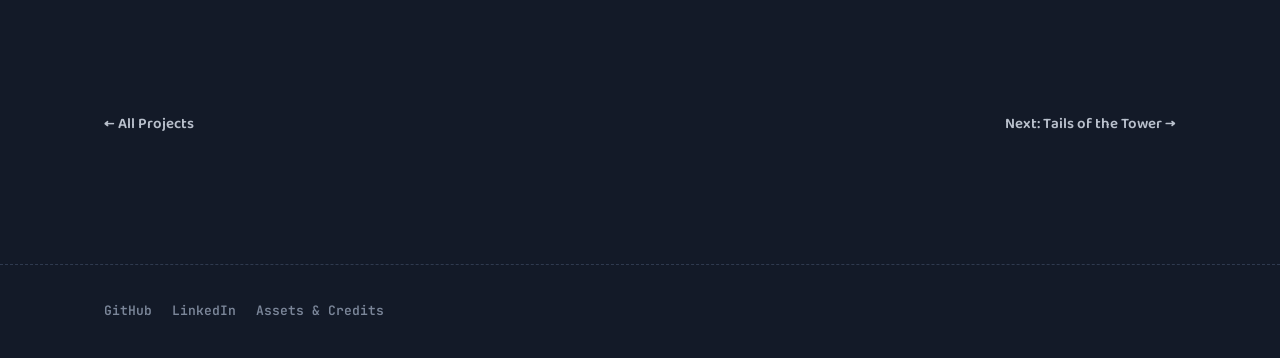
<file: projects/project-pet.html>
<!DOCTYPE html>
<html lang="en">
<head>
<meta charset="UTF-8">
<meta name="viewport" content="width=device-width, initial-scale=1.0">
<meta name="color-scheme" content="dark">
<title>Project P.E.T. | Luke Bonniwell</title>
<meta name="description" content="Project P.E.T., a 2-minute Unity game made in 7 days for the GMC Winter Jam, where I was the designer and only programmer.">
<meta property="og:title" content="Project P.E.T. | Luke Bonniwell">
<meta property="og:description" content="A 2-minute Unity game made in 7 days for the GMC Winter Jam.">
<meta property="og:type" content="article">
<link rel="icon" type="image/svg+xml" href="../img/site/favicon.svg">
<link rel="preconnect" href="https://fonts.googleapis.com">
<link rel="preconnect" href="https://fonts.gstatic.com" crossorigin>
<link href="https://fonts.googleapis.com/css2?family=Baloo+2:wght@600;700;800&family=Caveat:wght@600;700&family=JetBrains+Mono:wght@400;500;600;700&family=Inter:wght@400;500;600&display=swap" rel="stylesheet">
<link rel="stylesheet" href="../css/style.css?v=20261119a">
</head>
<body>
<a class="skip-link" href="#main">Skip to content</a>

<header class="site-header">
  <div class="wrap header-inner">
    <a href="../index.html" class="logo">LUKE<span>BONNIWELL</span></a>
    <nav class="site-nav" data-nav>
      <a href="../index.html#about">About</a>
      <a href="../index.html#projects">Projects</a>
      <a class="devlog-toggle" href="../index.html#devlog">Devlog</a>
      <a href="../index.html#contact">Contact</a>
      <a class="btn btn-ghost btn-icon" href="https://github.com/Lukebonn" target="_blank" rel="noopener" title="GitHub">
        <img src="../img/icons/github.png" alt="GitHub" width="20" height="20">
      </a>
      <a class="btn btn-ghost" href="../resume/Luke-Bonniwell-Resume.pdf" target="_blank" rel="noopener">Resume</a>
    </nav>
    <button class="nav-toggle" data-nav-toggle aria-label="Toggle navigation" aria-expanded="false">
      <span></span><span></span><span></span>
    </button>
  </div>
</header>

<main id="main">

  <section class="project-hero">
    <div class="wrap">
      <a class="breadcrumb" href="../index.html#projects">← All Projects</a>
      <div class="project-hero-top">
        <span class="badge badge-shipped">Shipped</span>
        <span class="project-card-tools">Unity · C#</span>
      </div>
      <h1>Project P.E.T.</h1>
      <p class="project-tagline">A 2-minute game made start to finish in 7 days for the GMC Winter Jam, where I was the designer and the only programmer. It was one of 23 entries.</p>

      <a class="media-frame project-cover fit-contain" href="https://greaterwaterbean.itch.io/project-pet" target="_blank" rel="noopener">
        <img src="../img/projects/project-pet/cover.png" alt="Project P.E.T. gameplay screenshot">
      </a>

      <div class="project-meta-row">
        <div class="fact">
          <dt>Role</dt>
          <dd>Designer &amp; Sole Programmer</dd>
        </div>
        <div class="fact">
          <dt>Team</dt>
          <dd>4 people (1 programmer, 2 artists, 1 composer)</dd>
        </div>
        <div class="fact">
          <dt>Engine</dt>
          <dd>Unity (C#)</dd>
        </div>
        <div class="fact">
          <dt>Timeline</dt>
          <dd>7 days · GMC Winter Jam, Summer 2026</dd>
        </div>
      </div>

      <div class="project-links">
        <a class="btn btn-primary" href="https://greaterwaterbean.itch.io/project-pet" target="_blank" rel="noopener">Play on itch.io</a>
        <a class="btn btn-ghost" href="https://github.com/Lukebonn/GMC-Winter-Game-Jam-GJNH" target="_blank" rel="noopener">View Source</a>
      </div>
    </div>
  </section>

  <section class="section" style="border-top: none; padding-top: 0;">
    <div class="wrap">
      <div class="project-body">
        <div class="prose">
          <h2>Overview</h2>
          <p>Project P.E.T. is a 2-minute game made for the GMC Winter Jam, an Australian-hosted 7-day game jam. I designed it and wrote all of its code, working with two artists (one of whom also wrote the game's text) and a composer, and we shipped a playable browser build before the deadline.</p>

          <h2>My Contributions</h2>
          <ul>
            <li>Designer and sole programmer: every system and level in the game.</li>
            <li>Ran the Git repository for the full 7-day build.</li>
            <li>Published a playable WebGL build to itch.io as 1 of 23 entries in the jam.</li>
          </ul>
        </div>

        <aside>
          <div class="side-card">
            <h3>Tools</h3>
            <div class="tag-row">
              <span class="tag">Unity</span>
              <span class="tag">C#</span>
              <span class="tag">Git</span>
              <span class="tag">WebGL</span>
            </div>
          </div>
          <div class="side-card">
            <h3>Jam</h3>
            <p style="margin:0; font-size:14.5px;">GMC Winter Jam (Australia-hosted). 7 days, a four-person team, 23 total entries.</p>
          </div>
        </aside>
      </div>
    </div>
  </section>

  <section class="section next-project-section" style="padding-top: 0; border-top: none;">
    <div class="wrap">
      <div class="next-project">
        <a href="../index.html#projects">← All Projects</a>
        <a href="tails-of-the-tower.html">Next: Tails of the Tower →</a>
      </div>
    </div>
  </section>

</main>

<footer class="site-footer">
  <div class="wrap footer-inner">
    <div class="footer-links">
      <a href="https://github.com/Lukebonn" target="_blank" rel="noopener">GitHub</a>
      <a href="https://www.linkedin.com/in/luke-bonniwell" target="_blank" rel="noopener">LinkedIn</a>
      <a href="../credits.html">Assets &amp; Credits</a>
    </div>
  </div>
</footer>

<script src="../js/main.js?v=20261119a" defer></script>
<script src="../js/views.js?v=20261119a" defer></script>
</body>
</html>
</file>
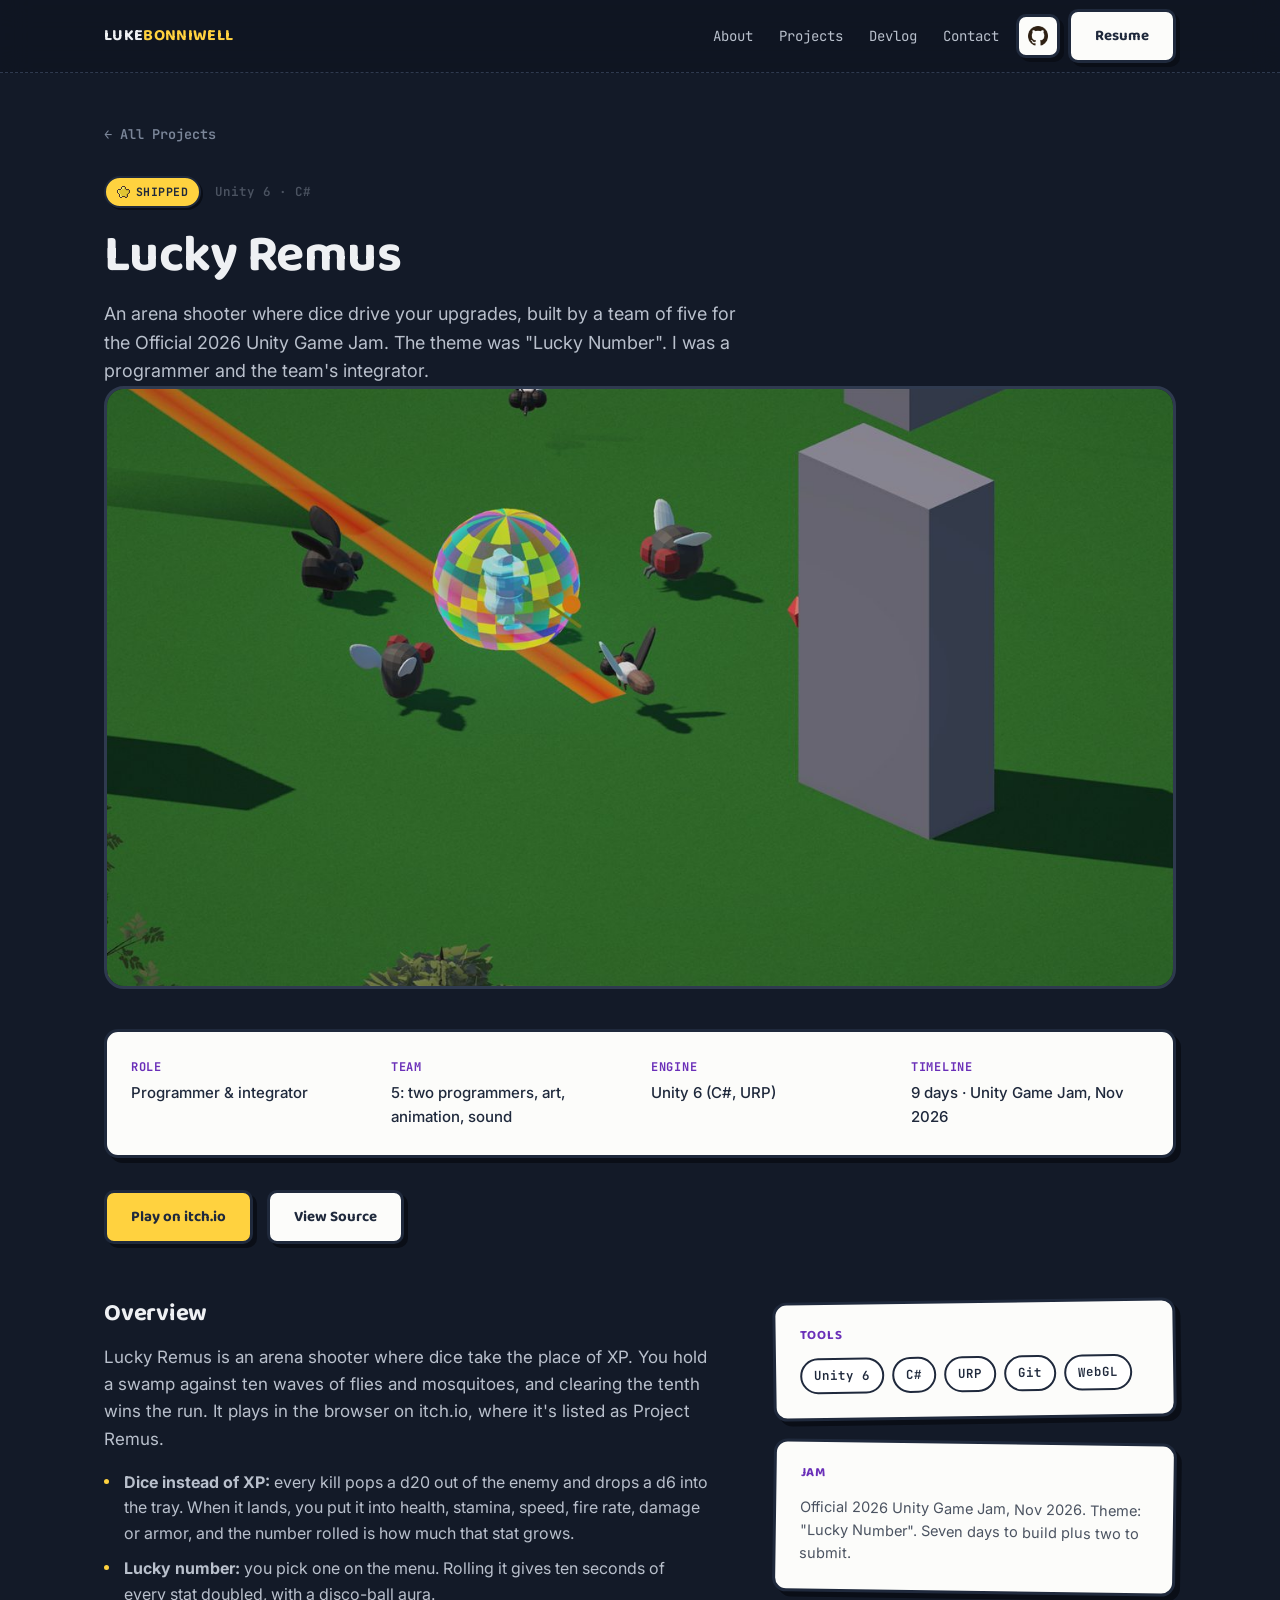
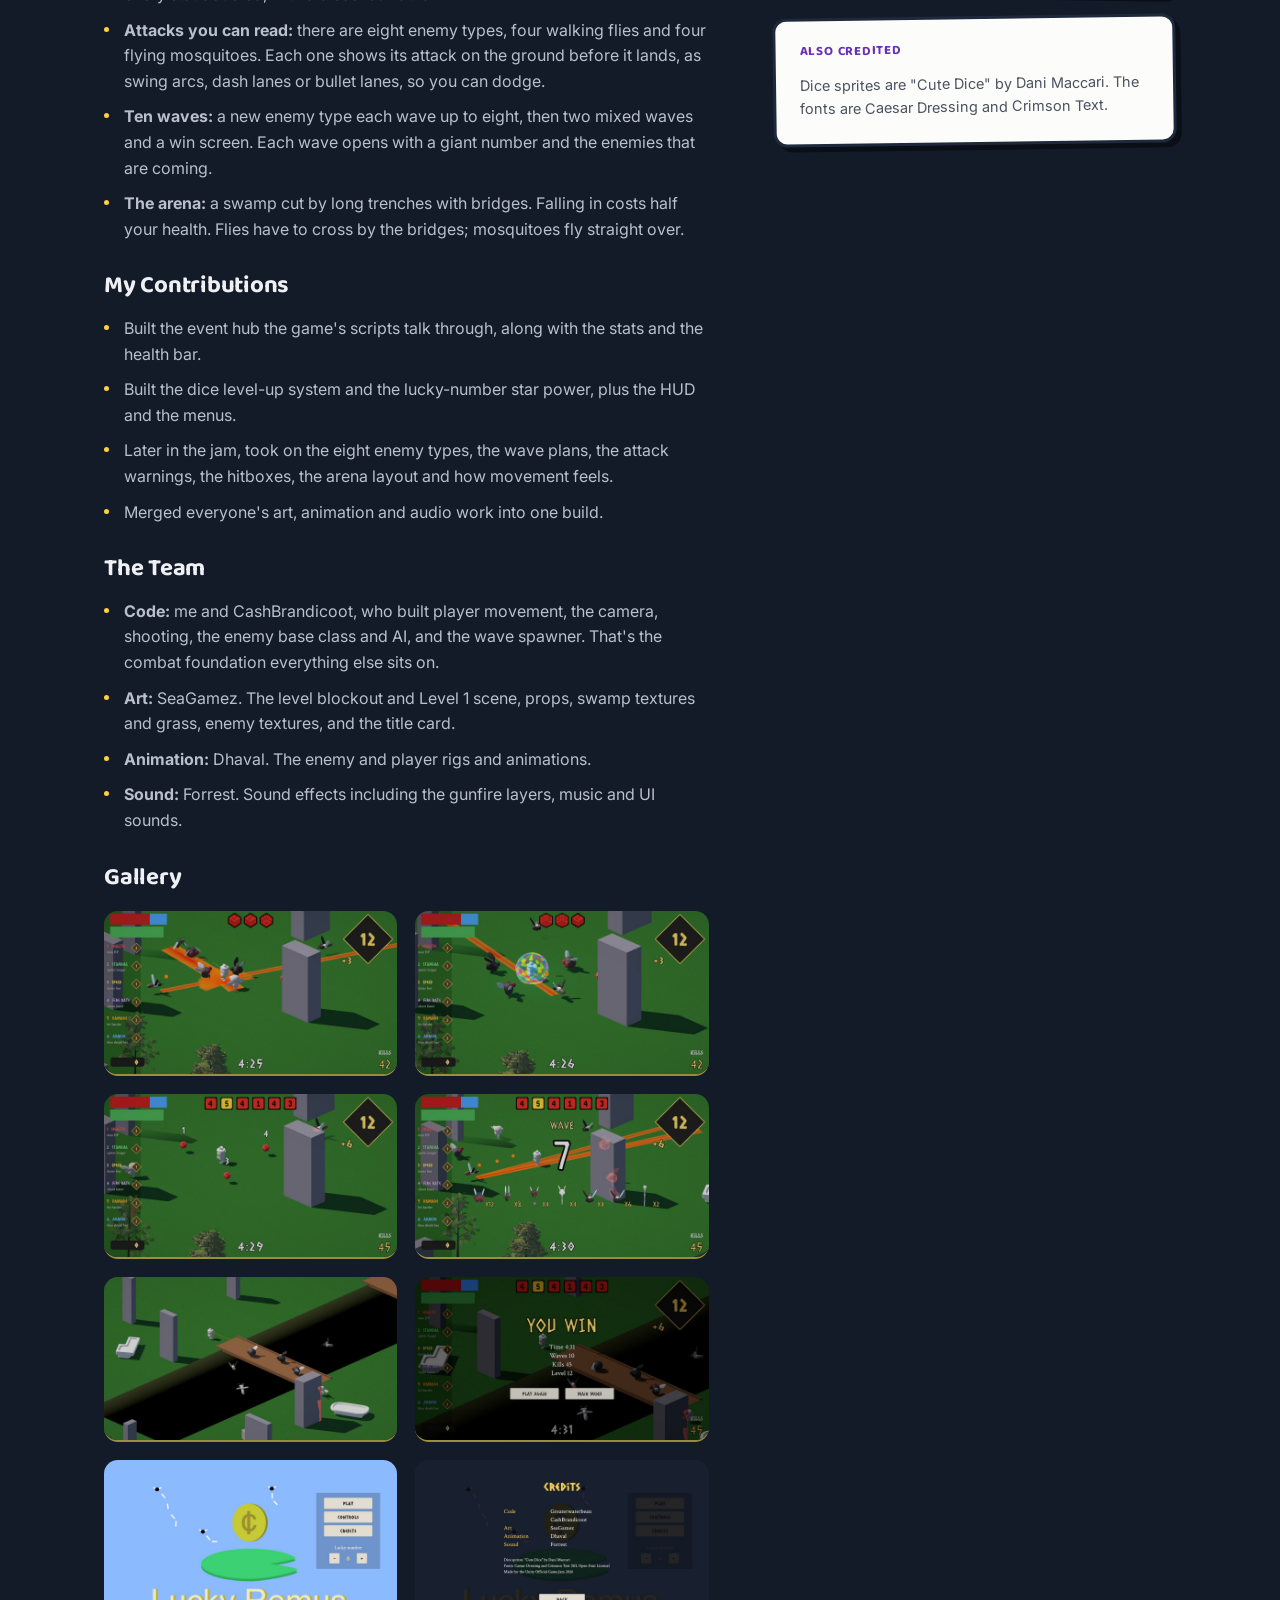
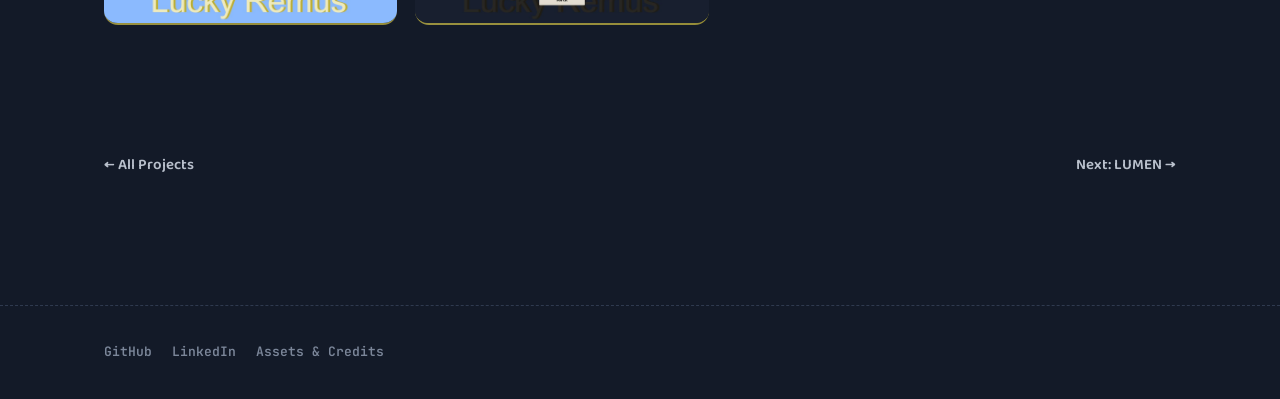
<file: projects/project-remus.html>
<!DOCTYPE html>
<html lang="en">
<head>
<meta charset="UTF-8">
<meta name="viewport" content="width=device-width, initial-scale=1.0">
<meta name="color-scheme" content="dark">
<title>Lucky Remus | Luke Bonniwell</title>
<meta name="description" content="Lucky Remus: an arena shooter where dice drive your upgrades, built in Unity by a team of five for the Official 2026 Unity Game Jam. Programmer and integrator.">
<meta property="og:title" content="Lucky Remus | Luke Bonniwell">
<meta property="og:description" content="An arena shooter where dice drive your upgrades, built in Unity for the Official 2026 Unity Game Jam.">
<meta property="og:type" content="article">
<link rel="icon" type="image/svg+xml" href="../img/site/favicon.svg">
<link rel="preconnect" href="https://fonts.googleapis.com">
<link rel="preconnect" href="https://fonts.gstatic.com" crossorigin>
<link href="https://fonts.googleapis.com/css2?family=Baloo+2:wght@600;700;800&family=Caveat:wght@600;700&family=JetBrains+Mono:wght@400;500;600;700&family=Inter:wght@400;500;600&display=swap" rel="stylesheet">
<link rel="stylesheet" href="../css/style.css?v=20261119a">
</head>
<body>
<a class="skip-link" href="#main">Skip to content</a>

<header class="site-header">
  <div class="wrap header-inner">
    <a href="../index.html" class="logo">LUKE<span>BONNIWELL</span></a>
    <nav class="site-nav" data-nav>
      <a href="../index.html#about">About</a>
      <a href="../index.html#projects">Projects</a>
      <a class="devlog-toggle" href="../index.html#devlog">Devlog</a>
      <a href="../index.html#contact">Contact</a>
      <a class="btn btn-ghost btn-icon" href="https://github.com/Lukebonn" target="_blank" rel="noopener" title="GitHub">
        <img src="../img/icons/github.png" alt="GitHub" width="20" height="20">
      </a>
      <a class="btn btn-ghost" href="../resume/Luke-Bonniwell-Resume.pdf" target="_blank" rel="noopener">Resume</a>
    </nav>
    <button class="nav-toggle" data-nav-toggle aria-label="Toggle navigation" aria-expanded="false">
      <span></span><span></span><span></span>
    </button>
  </div>
</header>

<main id="main">

  <section class="project-hero">
    <div class="wrap">
      <a class="breadcrumb" href="../index.html#projects">← All Projects</a>
      <div class="project-hero-top">
        <span class="badge badge-shipped">Shipped</span>
        <span class="project-card-tools">Unity 6 · C#</span>
      </div>
      <h1>Lucky Remus</h1>
      <p class="project-tagline">An arena shooter where dice drive your upgrades, built by a team of five for the Official 2026 Unity Game Jam. The theme was "Lucky Number". I was a programmer and the team's integrator.</p>

      <a class="media-frame project-cover" href="https://greaterwaterbean.itch.io/project-remus" target="_blank" rel="noopener">
        <img src="../img/projects/project-remus/cover.jpg" alt="Star power: the player inside a disco-ball aura, surrounded by flies and mosquitoes">
      </a>

      <div class="project-meta-row">
        <div class="fact">
          <dt>Role</dt>
          <dd>Programmer &amp; integrator</dd>
        </div>
        <div class="fact">
          <dt>Team</dt>
          <dd>5: two programmers, art, animation, sound</dd>
        </div>
        <div class="fact">
          <dt>Engine</dt>
          <dd>Unity 6 (C#, URP)</dd>
        </div>
        <div class="fact">
          <dt>Timeline</dt>
          <dd>9 days · Unity Game Jam, Nov 2026</dd>
        </div>
      </div>

      <div class="project-links">
        <a class="btn btn-primary" href="https://greaterwaterbean.itch.io/project-remus" target="_blank" rel="noopener">Play on itch.io</a>
        <a class="btn btn-ghost" href="https://github.com/Lukebonn/Unity-Game-Jam/tree/CashBrandicoot_Branch_Framework" target="_blank" rel="noopener">View Source</a>
      </div>
    </div>
  </section>

  <section class="section" style="border-top: none; padding-top: 0;">
    <div class="wrap">
      <div class="project-body">
        <div class="prose">
          <h2>Overview</h2>
          <p>Lucky Remus is an arena shooter where dice take the place of XP. You hold a swamp against ten waves of flies and mosquitoes, and clearing the tenth wins the run. It plays in the browser on itch.io, where it's listed as Project Remus.</p>
          <ul>
            <li><strong>Dice instead of XP:</strong> every kill pops a d20 out of the enemy and drops a d6 into the tray. When it lands, you put it into health, stamina, speed, fire rate, damage or armor, and the number rolled is how much that stat grows.</li>
            <li><strong>Lucky number:</strong> you pick one on the menu. Rolling it gives ten seconds of every stat doubled, with a disco-ball aura.</li>
            <li><strong>Attacks you can read:</strong> there are eight enemy types, four walking flies and four flying mosquitoes. Each one shows its attack on the ground before it lands, as swing arcs, dash lanes or bullet lanes, so you can dodge.</li>
            <li><strong>Ten waves:</strong> a new enemy type each wave up to eight, then two mixed waves and a win screen. Each wave opens with a giant number and the enemies that are coming.</li>
            <li><strong>The arena:</strong> a swamp cut by long trenches with bridges. Falling in costs half your health. Flies have to cross by the bridges; mosquitoes fly straight over.</li>
          </ul>

          <h2>My Contributions</h2>
          <ul>
            <li>Built the event hub the game's scripts talk through, along with the stats and the health bar.</li>
            <li>Built the dice level-up system and the lucky-number star power, plus the HUD and the menus.</li>
            <li>Later in the jam, took on the eight enemy types, the wave plans, the attack warnings, the hitboxes, the arena layout and how movement feels.</li>
            <li>Merged everyone's art, animation and audio work into one build.</li>
          </ul>

          <h2>The Team</h2>
          <ul>
            <li><strong>Code:</strong> me and CashBrandicoot, who built player movement, the camera, shooting, the enemy base class and AI, and the wave spawner. That's the combat foundation everything else sits on.</li>
            <li><strong>Art:</strong> SeaGamez. The level blockout and Level 1 scene, props, swamp textures and grass, enemy textures, and the title card.</li>
            <li><strong>Animation:</strong> Dhaval. The enemy and player rigs and animations.</li>
            <li><strong>Sound:</strong> Forrest. Sound effects including the gunfire layers, music and UI sounds.</li>
          </ul>

          <h2>Gallery</h2>
          <div class="gallery-grid">
            <a class="media-frame" href="../img/projects/project-remus/combat.jpg" target="_blank" rel="noopener">
              <img src="../img/projects/project-remus/combat.jpg" alt="Mid-fight: flies winding up swings on orange warning lanes while a d20 pops out of a kill" loading="lazy">
            </a>
            <a class="media-frame" href="../img/projects/project-remus/star-power.jpg" target="_blank" rel="noopener">
              <img src="../img/projects/project-remus/star-power.jpg" alt="Star power: the player inside a disco-ball aura with three lucky dice in the tray" loading="lazy">
            </a>
            <a class="media-frame" href="../img/projects/project-remus/dice.jpg" target="_blank" rel="noopener">
              <img src="../img/projects/project-remus/dice.jpg" alt="Three kills, three d20s showing their rolls, and six dice waiting in the tray" loading="lazy">
            </a>
            <a class="media-frame" href="../img/projects/project-remus/wave-intro.jpg" target="_blank" rel="noopener">
              <img src="../img/projects/project-remus/wave-intro.jpg" alt="Wave 7 starting, with a row of seven enemy types and how many of each are coming" loading="lazy">
            </a>
            <a class="media-frame" href="../img/projects/project-remus/arena.jpg" target="_blank" rel="noopener">
              <img src="../img/projects/project-remus/arena.jpg" alt="A wide shot of a trench and its bridge: flies crossing the planks while mosquitoes fly over the hole" loading="lazy">
            </a>
            <a class="media-frame" href="../img/projects/project-remus/win.jpg" target="_blank" rel="noopener">
              <img src="../img/projects/project-remus/win.jpg" alt="The win screen after wave 10: time 4:31, 45 kills, level 12" loading="lazy">
            </a>
            <a class="media-frame" href="../img/projects/project-remus/title.jpg" target="_blank" rel="noopener">
              <img src="../img/projects/project-remus/title.jpg" alt="The main menu: the Lucky Remus title card with Play, Controls and Credits buttons and a lucky number picker set to 6" loading="lazy">
            </a>
            <a class="media-frame" href="../img/projects/project-remus/credits.jpg" target="_blank" rel="noopener">
              <img src="../img/projects/project-remus/credits.jpg" alt="The in-game credits screen" loading="lazy">
            </a>
          </div>
        </div>

        <aside>
          <div class="side-card">
            <h3>Tools</h3>
            <div class="tag-row">
              <span class="tag">Unity 6</span>
              <span class="tag">C#</span>
              <span class="tag">URP</span>
              <span class="tag">Git</span>
              <span class="tag">WebGL</span>
            </div>
          </div>
          <div class="side-card">
            <h3>Jam</h3>
            <p style="margin:0; font-size:14.5px;">Official 2026 Unity Game Jam, Nov 2026. Theme: "Lucky Number". Seven days to build plus two to submit.</p>
          </div>
          <div class="side-card">
            <h3>Also credited</h3>
            <p style="margin:0; font-size:14.5px;">Dice sprites are "Cute Dice" by Dani Maccari. The fonts are Caesar Dressing and Crimson Text.</p>
          </div>
        </aside>
      </div>
    </div>
  </section>

  <section class="section next-project-section" style="padding-top: 0; border-top: none;">
    <div class="wrap">
      <div class="next-project">
        <a href="../index.html#projects">← All Projects</a>
        <a href="lumen.html">Next: LUMEN →</a>
      </div>
    </div>
  </section>

</main>

<footer class="site-footer">
  <div class="wrap footer-inner">
    <div class="footer-links">
      <a href="https://github.com/Lukebonn" target="_blank" rel="noopener">GitHub</a>
      <a href="https://www.linkedin.com/in/luke-bonniwell" target="_blank" rel="noopener">LinkedIn</a>
      <a href="../credits.html">Assets &amp; Credits</a>
    </div>
  </div>
</footer>

<script src="../js/main.js?v=20261119a" defer></script>
<script src="../js/views.js?v=20261119a" defer></script>
</body>
</html>
</file>
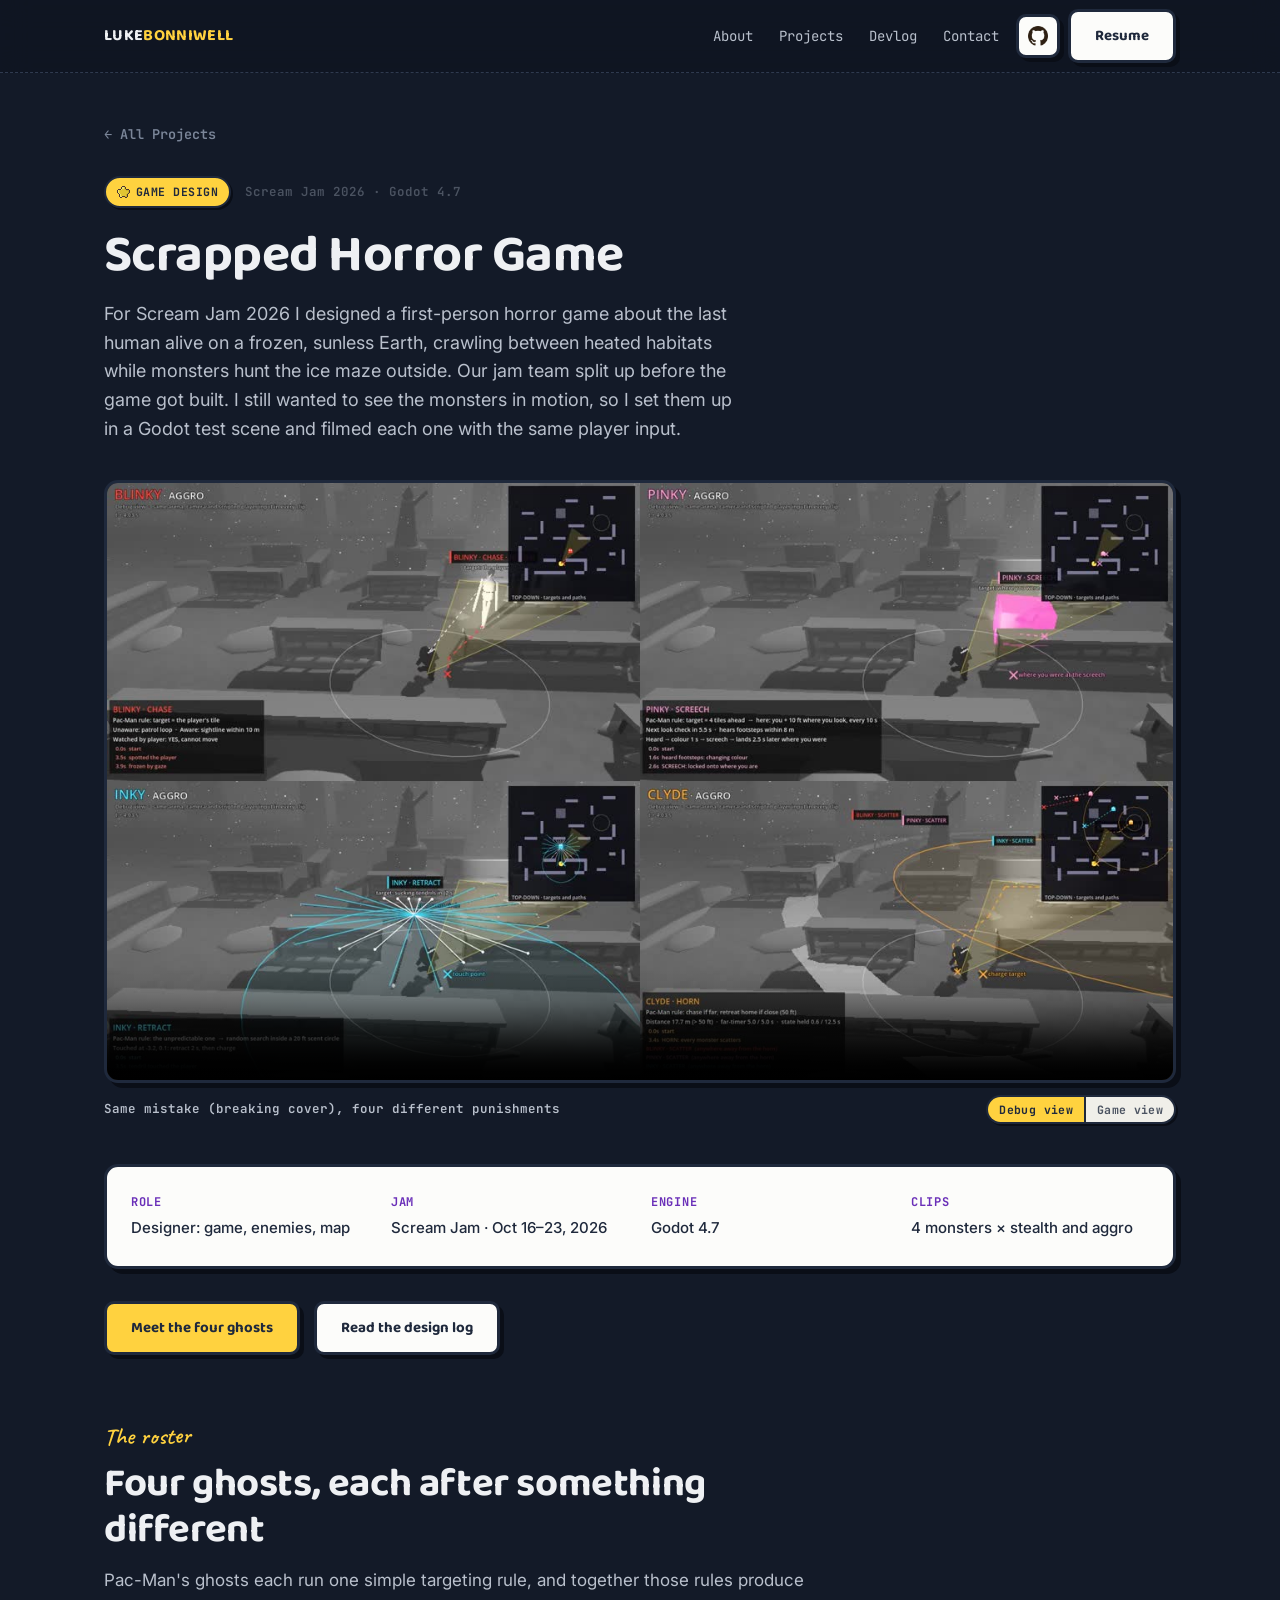
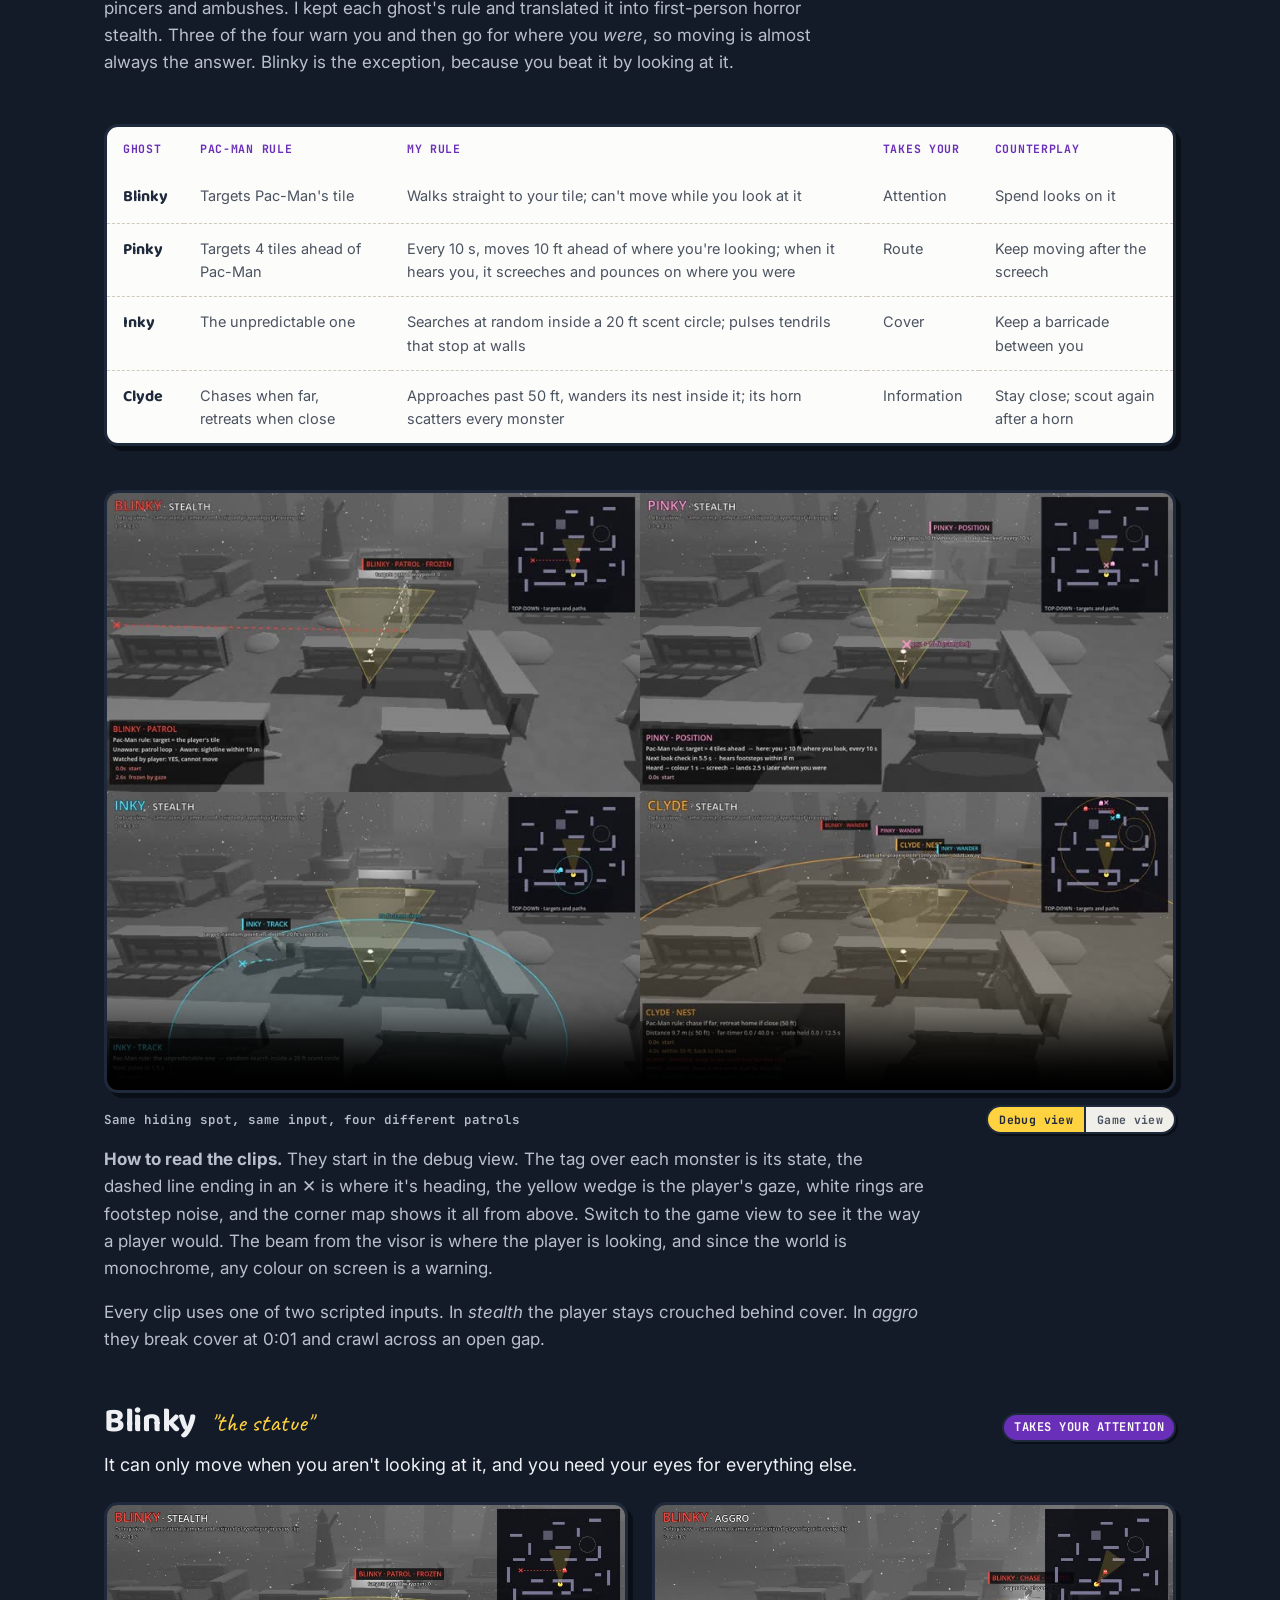
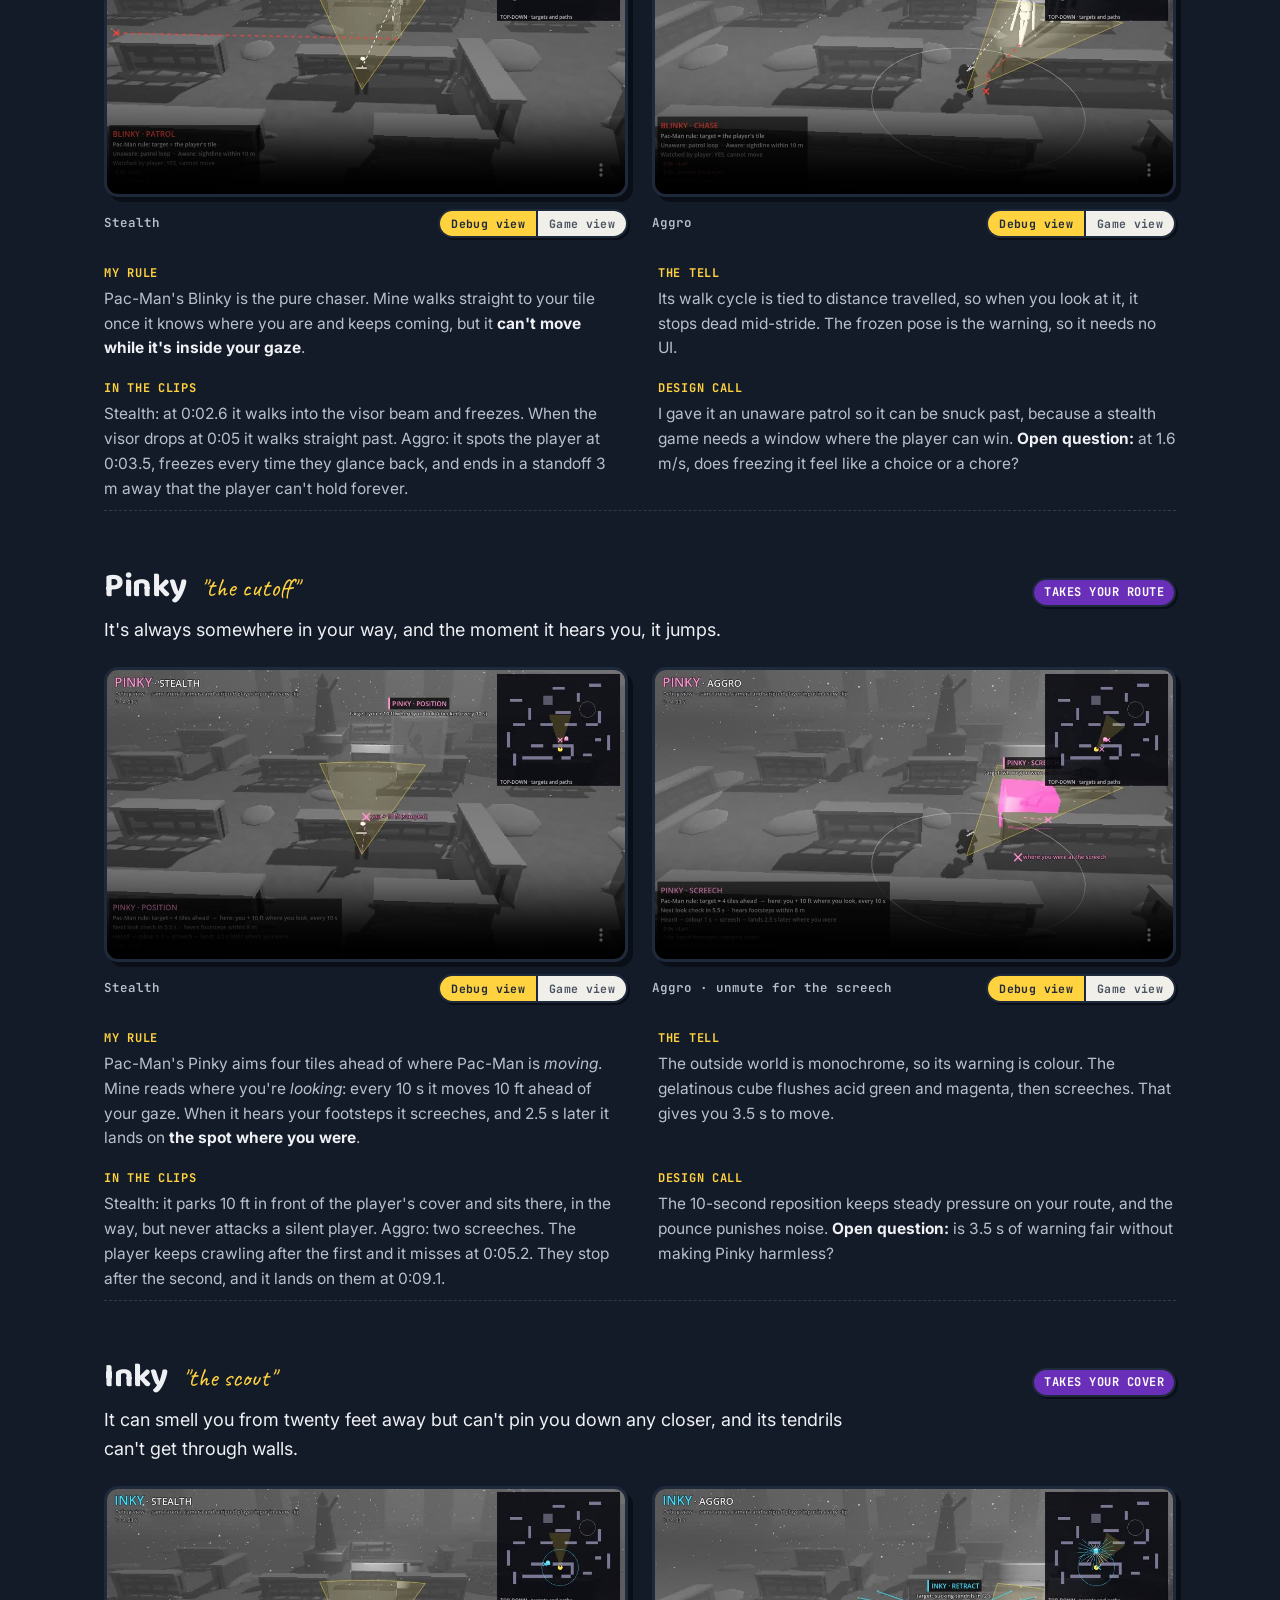
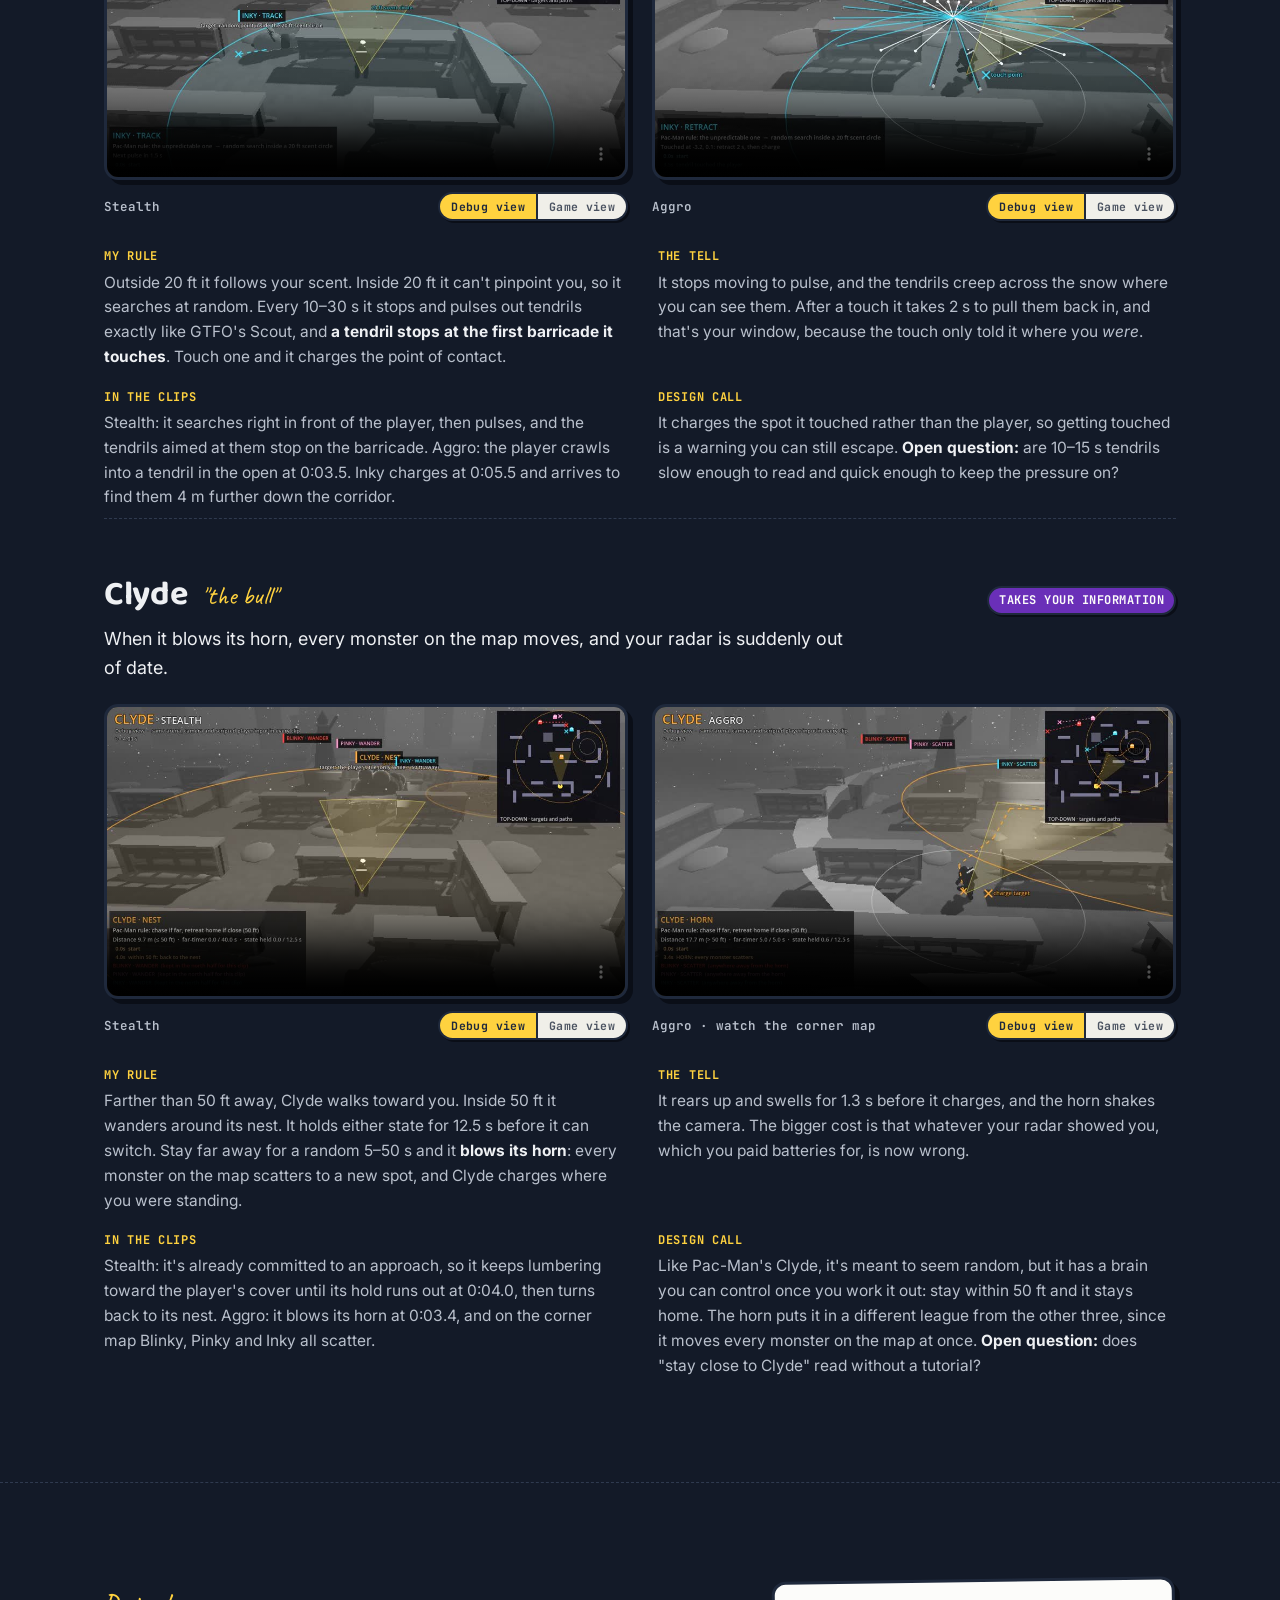
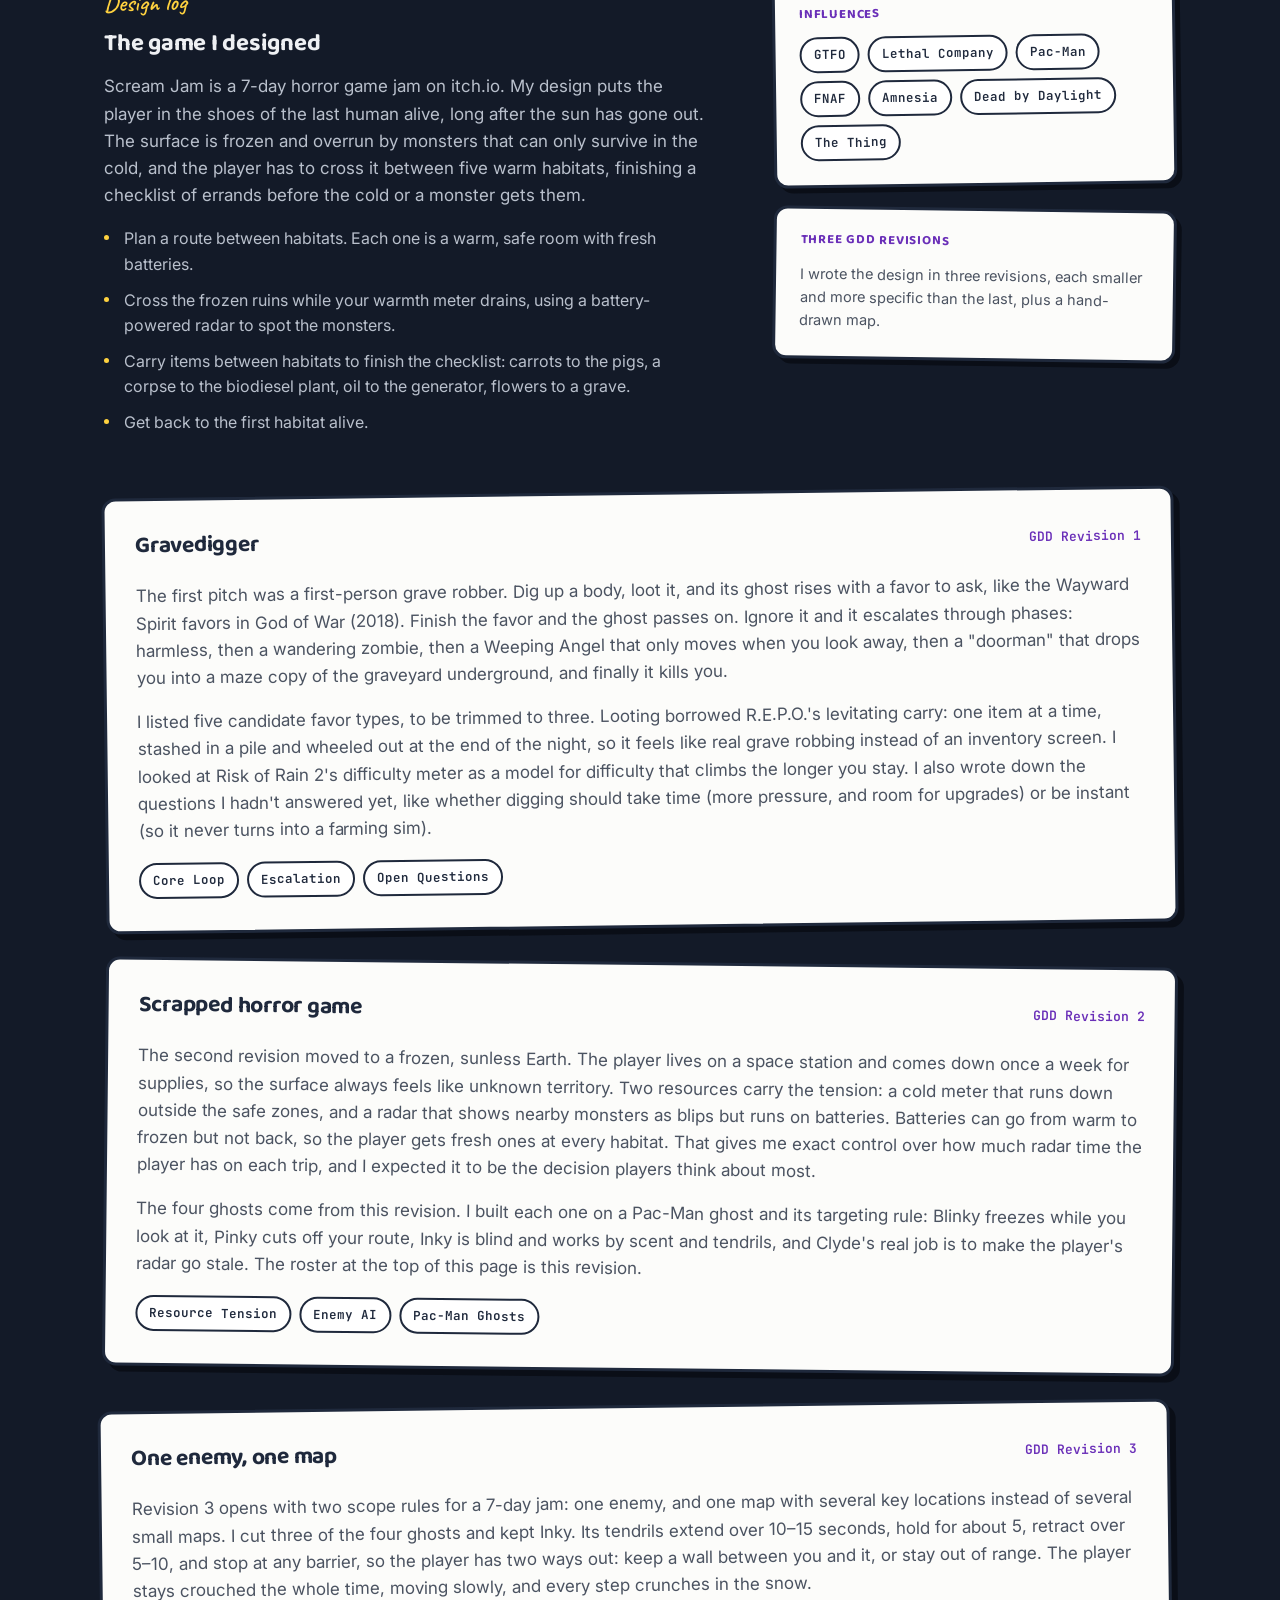
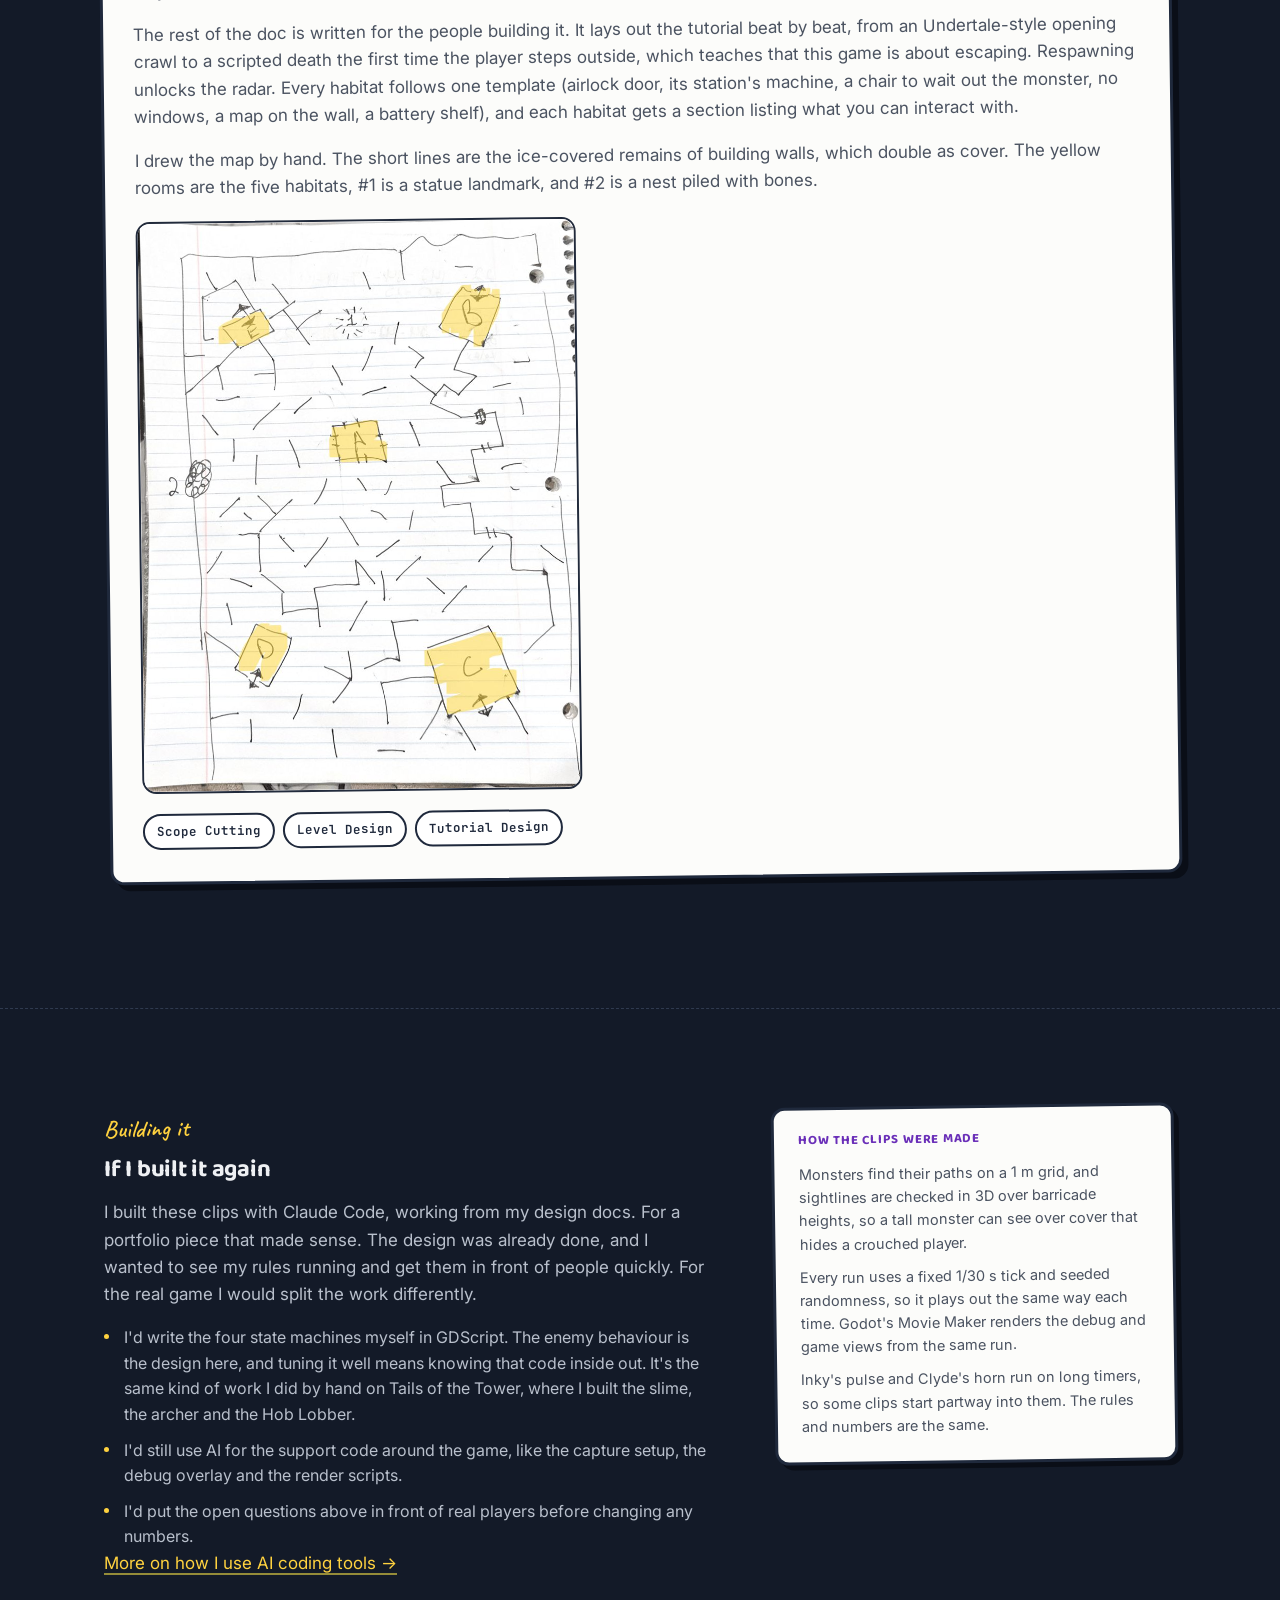
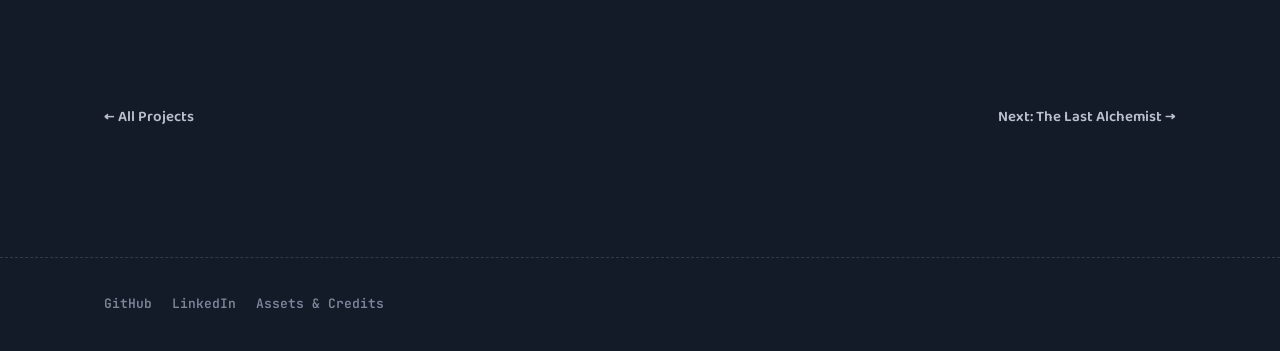
<file: projects/scream-jam-2026.html>
<!DOCTYPE html>
<html lang="en">
<head>
<meta charset="UTF-8">
<meta name="viewport" content="width=device-width, initial-scale=1.0">
<meta name="color-scheme" content="dark">
<title>Scrapped Horror Game | Luke Bonniwell</title>
<meta name="description" content="Game and enemy design for a Scream Jam 2026 horror game by Luke Bonniwell: four monsters built from Pac-Man's ghosts, each filmed with the same player input.">
<meta property="og:title" content="Scrapped Horror Game | Luke Bonniwell">
<meta property="og:description" content="Four horror monsters built from Pac-Man's ghosts, each filmed with the same player input.">
<meta property="og:type" content="article">
<meta property="og:image" content="https://lukebonniwell.com/img/projects/scream-jam-2026/clips/grid_aggro_debug.jpg">
<link rel="icon" type="image/svg+xml" href="../img/site/favicon.svg">
<link rel="preconnect" href="https://fonts.googleapis.com">
<link rel="preconnect" href="https://fonts.gstatic.com" crossorigin>
<link href="https://fonts.googleapis.com/css2?family=Baloo+2:wght@600;700;800&family=Caveat:wght@600;700&family=JetBrains+Mono:wght@400;500;600;700&family=Inter:wght@400;500;600&display=swap" rel="stylesheet">
<link rel="stylesheet" href="../css/style.css?v=20261119a">
</head>
<body>
<a class="skip-link" href="#main">Skip to content</a>

<header class="site-header">
  <div class="wrap header-inner">
    <a href="../index.html" class="logo">LUKE<span>BONNIWELL</span></a>
    <nav class="site-nav" data-nav>
      <a href="../index.html#about">About</a>
      <a href="../index.html#projects">Projects</a>
      <a class="devlog-toggle" href="../index.html#devlog">Devlog</a>
      <a href="../index.html#contact">Contact</a>
      <a class="btn btn-ghost btn-icon" href="https://github.com/Lukebonn" target="_blank" rel="noopener" title="GitHub">
        <img src="../img/icons/github.png" alt="GitHub" width="20" height="20">
      </a>
      <a class="btn btn-ghost" href="../resume/Luke-Bonniwell-Resume.pdf" target="_blank" rel="noopener">Resume</a>
    </nav>
    <button class="nav-toggle" data-nav-toggle aria-label="Toggle navigation" aria-expanded="false">
      <span></span><span></span><span></span>
    </button>
  </div>
</header>

<main id="main">

  <section class="project-hero">
    <div class="wrap">
      <a class="breadcrumb" href="../index.html#projects">← All Projects</a>
      <div class="project-hero-top">
        <span class="badge badge-shipped">Game Design</span>
        <span class="project-card-tools">Scream Jam 2026 · Godot 4.7</span>
      </div>
      <h1>Scrapped Horror Game</h1>
      <p class="project-tagline">For Scream Jam 2026 I designed a first-person horror game about the last human alive on a frozen, sunless Earth, crawling between heated habitats while monsters hunt the ice maze outside. Our jam team split up before the game got built. I still wanted to see the monsters in motion, so I set them up in a Godot test scene and filmed each one with the same player input.</p>

      <div style="margin-top: 36px;">
        <figure class="clip" data-clip="../img/projects/scream-jam-2026/clips/grid_aggro" data-view="debug">
            <div class="clip-frame">
              <video muted loop playsinline controls preload="none" poster="../img/projects/scream-jam-2026/clips/grid_aggro_debug.jpg" src="../img/projects/scream-jam-2026/clips/grid_aggro_debug.mp4" aria-label="All four monsters side by side, aggro clip"></video>
            </div>
            <figcaption class="clip-bar">
              <span class="clip-label">Same mistake (breaking cover), four different punishments</span>
              <span class="clip-toggle" role="group" aria-label="Clip view">
                <button type="button" data-view="debug" aria-pressed="true">Debug view</button>
                <button type="button" data-view="clean" aria-pressed="false">Game view</button>
              </span>
            </figcaption>
          </figure>
      </div>

      <div class="project-meta-row">
        <div class="fact">
          <dt>Role</dt>
          <dd>Designer: game, enemies, map</dd>
        </div>
        <div class="fact">
          <dt>Jam</dt>
          <dd>Scream Jam · Oct 16–23, 2026</dd>
        </div>
        <div class="fact">
          <dt>Engine</dt>
          <dd>Godot 4.7</dd>
        </div>
        <div class="fact">
          <dt>Clips</dt>
          <dd>4 monsters × stealth and aggro</dd>
        </div>
      </div>

      <div class="project-links">
        <a class="btn btn-primary" href="#roster">Meet the four ghosts</a>
        <a class="btn btn-ghost" href="#design-log">Read the design log</a>
      </div>
    </div>
  </section>

  <section class="section" id="roster" style="border-top: none; padding-top: 0;">
    <div class="wrap">
      <div class="section-head" style="max-width: 760px;">
        <span class="eyebrow">The roster</span>
        <h2>Four ghosts, each after something different</h2>
        <p>Pac-Man's ghosts each run one simple targeting rule, and together those rules produce pincers and ambushes. I kept each ghost's rule and translated it into first-person horror stealth. Three of the four warn you and then go for where you <em>were</em>, so moving is almost always the answer. Blinky is the exception, because you beat it by looking at it.</p>
      </div>

      <div class="rule-table-wrap">
        <table class="rule-table">
          <thead>
            <tr>
              <th scope="col">Ghost</th>
              <th scope="col">Pac-Man rule</th>
              <th scope="col">My rule</th>
              <th scope="col">Takes your</th>
              <th scope="col">Counterplay</th>
            </tr>
          </thead>
          <tbody>
            <tr>
              <th scope="row">Blinky</th>
              <td>Targets Pac-Man's tile</td>
              <td>Walks straight to your tile; can't move while you look at it</td>
              <td>Attention</td>
              <td>Spend looks on it</td>
            </tr>
            <tr>
              <th scope="row">Pinky</th>
              <td>Targets 4 tiles ahead of Pac-Man</td>
              <td>Every 10 s, moves 10 ft ahead of where you're looking; when it hears you, it screeches and pounces on where you were</td>
              <td>Route</td>
              <td>Keep moving after the screech</td>
            </tr>
            <tr>
              <th scope="row">Inky</th>
              <td>The unpredictable one</td>
              <td>Searches at random inside a 20 ft scent circle; pulses tendrils that stop at walls</td>
              <td>Cover</td>
              <td>Keep a barricade between you</td>
            </tr>
            <tr>
              <th scope="row">Clyde</th>
              <td>Chases when far, retreats when close</td>
              <td>Approaches past 50 ft, wanders its nest inside it; its horn scatters every monster</td>
              <td>Information</td>
              <td>Stay close; scout again after a horn</td>
            </tr>
          </tbody>
        </table>
      </div>

      <div style="margin: 44px 0 12px;">
        <figure class="clip" data-clip="../img/projects/scream-jam-2026/clips/grid_stealth" data-view="debug">
            <div class="clip-frame">
              <video muted loop playsinline controls preload="none" poster="../img/projects/scream-jam-2026/clips/grid_stealth_debug.jpg" src="../img/projects/scream-jam-2026/clips/grid_stealth_debug.mp4" aria-label="All four monsters side by side, stealth clip"></video>
            </div>
            <figcaption class="clip-bar">
              <span class="clip-label">Same hiding spot, same input, four different patrols</span>
              <span class="clip-toggle" role="group" aria-label="Clip view">
                <button type="button" data-view="debug" aria-pressed="true">Debug view</button>
                <button type="button" data-view="clean" aria-pressed="false">Game view</button>
              </span>
            </figcaption>
          </figure>
      </div>

      <div class="prose" style="max-width: 820px; margin-bottom: 40px;">
        <p><strong>How to read the clips.</strong> They start in the debug view. The tag over each monster is its state, the dashed line ending in an ✕ is where it's heading, the yellow wedge is the player's gaze, white rings are footstep noise, and the corner map shows it all from above. Switch to the game view to see it the way a player would. The beam from the visor is where the player is looking, and since the world is monochrome, any colour on screen is a warning.</p>
        <p>Every clip uses one of two scripted inputs. In <em>stealth</em> the player stays crouched behind cover. In <em>aggro</em> they break cover at 0:01 and crawl across an open gap.</p>
      </div>

      <article class="ghost" id="blinky">
        <div class="ghost-head">
          <h3>Blinky</h3>
          <span class="ghost-nick">"the statue"</span>
          <span class="ghost-attacks">Takes your attention</span>
        </div>
        <p class="ghost-hook">It can only move when you aren't looking at it, and you need your eyes for everything else.</p>
        <div class="clip-pair">
          <figure class="clip" data-clip="../img/projects/scream-jam-2026/clips/blinky_stealth" data-view="debug">
            <div class="clip-frame">
              <video muted loop playsinline controls preload="none" poster="../img/projects/scream-jam-2026/clips/blinky_stealth_debug.jpg" src="../img/projects/scream-jam-2026/clips/blinky_stealth_debug.mp4" aria-label="Blinky, stealth clip"></video>
            </div>
            <figcaption class="clip-bar">
              <span class="clip-label">Stealth</span>
              <span class="clip-toggle" role="group" aria-label="Clip view">
                <button type="button" data-view="debug" aria-pressed="true">Debug view</button>
                <button type="button" data-view="clean" aria-pressed="false">Game view</button>
              </span>
            </figcaption>
          </figure>
          <figure class="clip" data-clip="../img/projects/scream-jam-2026/clips/blinky_aggro" data-view="debug">
            <div class="clip-frame">
              <video muted loop playsinline controls preload="none" poster="../img/projects/scream-jam-2026/clips/blinky_aggro_debug.jpg" src="../img/projects/scream-jam-2026/clips/blinky_aggro_debug.mp4" aria-label="Blinky, aggro clip"></video>
            </div>
            <figcaption class="clip-bar">
              <span class="clip-label">Aggro</span>
              <span class="clip-toggle" role="group" aria-label="Clip view">
                <button type="button" data-view="debug" aria-pressed="true">Debug view</button>
                <button type="button" data-view="clean" aria-pressed="false">Game view</button>
              </span>
            </figcaption>
          </figure>
        </div>
        <dl class="ghost-facts">
          <div>
            <dt>My rule</dt>
            <dd>Pac-Man's Blinky is the pure chaser. Mine walks straight to your tile once it knows where you are and keeps coming, but it <strong>can't move while it's inside your gaze</strong>.</dd>
          </div>
          <div>
            <dt>The tell</dt>
            <dd>Its walk cycle is tied to distance travelled, so when you look at it, it stops dead mid-stride. The frozen pose is the warning, so it needs no UI.</dd>
          </div>
          <div>
            <dt>In the clips</dt>
            <dd>Stealth: at 0:02.6 it walks into the visor beam and freezes. When the visor drops at 0:05 it walks straight past. Aggro: it spots the player at 0:03.5, freezes every time they glance back, and ends in a standoff 3 m away that the player can't hold forever.</dd>
          </div>
          <div>
            <dt>Design call</dt>
            <dd>I gave it an unaware patrol so it can be snuck past, because a stealth game needs a window where the player can win. <strong>Open question:</strong> at 1.6 m/s, does freezing it feel like a choice or a chore?</dd>
          </div>
        </dl>
      </article>

      <article class="ghost" id="pinky">
        <div class="ghost-head">
          <h3>Pinky</h3>
          <span class="ghost-nick">"the cutoff"</span>
          <span class="ghost-attacks">Takes your route</span>
        </div>
        <p class="ghost-hook">It's always somewhere in your way, and the moment it hears you, it jumps.</p>
        <div class="clip-pair">
          <figure class="clip" data-clip="../img/projects/scream-jam-2026/clips/pinky_stealth" data-view="debug">
            <div class="clip-frame">
              <video muted loop playsinline controls preload="none" poster="../img/projects/scream-jam-2026/clips/pinky_stealth_debug.jpg" src="../img/projects/scream-jam-2026/clips/pinky_stealth_debug.mp4" aria-label="Pinky, stealth clip"></video>
            </div>
            <figcaption class="clip-bar">
              <span class="clip-label">Stealth</span>
              <span class="clip-toggle" role="group" aria-label="Clip view">
                <button type="button" data-view="debug" aria-pressed="true">Debug view</button>
                <button type="button" data-view="clean" aria-pressed="false">Game view</button>
              </span>
            </figcaption>
          </figure>
          <figure class="clip" data-clip="../img/projects/scream-jam-2026/clips/pinky_aggro" data-view="debug">
            <div class="clip-frame">
              <video muted loop playsinline controls preload="none" poster="../img/projects/scream-jam-2026/clips/pinky_aggro_debug.jpg" src="../img/projects/scream-jam-2026/clips/pinky_aggro_debug.mp4" aria-label="Pinky, aggro clip"></video>
            </div>
            <figcaption class="clip-bar">
              <span class="clip-label">Aggro · unmute for the screech</span>
              <span class="clip-toggle" role="group" aria-label="Clip view">
                <button type="button" data-view="debug" aria-pressed="true">Debug view</button>
                <button type="button" data-view="clean" aria-pressed="false">Game view</button>
              </span>
            </figcaption>
          </figure>
        </div>
        <dl class="ghost-facts">
          <div>
            <dt>My rule</dt>
            <dd>Pac-Man's Pinky aims four tiles ahead of where Pac-Man is <em>moving</em>. Mine reads where you're <em>looking</em>: every 10 s it moves 10 ft ahead of your gaze. When it hears your footsteps it screeches, and 2.5 s later it lands on <strong>the spot where you were</strong>.</dd>
          </div>
          <div>
            <dt>The tell</dt>
            <dd>The outside world is monochrome, so its warning is colour. The gelatinous cube flushes acid green and magenta, then screeches. That gives you 3.5 s to move.</dd>
          </div>
          <div>
            <dt>In the clips</dt>
            <dd>Stealth: it parks 10 ft in front of the player's cover and sits there, in the way, but never attacks a silent player. Aggro: two screeches. The player keeps crawling after the first and it misses at 0:05.2. They stop after the second, and it lands on them at 0:09.1.</dd>
          </div>
          <div>
            <dt>Design call</dt>
            <dd>The 10-second reposition keeps steady pressure on your route, and the pounce punishes noise. <strong>Open question:</strong> is 3.5 s of warning fair without making Pinky harmless?</dd>
          </div>
        </dl>
      </article>

      <article class="ghost" id="inky">
        <div class="ghost-head">
          <h3>Inky</h3>
          <span class="ghost-nick">"the scout"</span>
          <span class="ghost-attacks">Takes your cover</span>
        </div>
        <p class="ghost-hook">It can smell you from twenty feet away but can't pin you down any closer, and its tendrils can't get through walls.</p>
        <div class="clip-pair">
          <figure class="clip" data-clip="../img/projects/scream-jam-2026/clips/inky_stealth" data-view="debug">
            <div class="clip-frame">
              <video muted loop playsinline controls preload="none" poster="../img/projects/scream-jam-2026/clips/inky_stealth_debug.jpg" src="../img/projects/scream-jam-2026/clips/inky_stealth_debug.mp4" aria-label="Inky, stealth clip"></video>
            </div>
            <figcaption class="clip-bar">
              <span class="clip-label">Stealth</span>
              <span class="clip-toggle" role="group" aria-label="Clip view">
                <button type="button" data-view="debug" aria-pressed="true">Debug view</button>
                <button type="button" data-view="clean" aria-pressed="false">Game view</button>
              </span>
            </figcaption>
          </figure>
          <figure class="clip" data-clip="../img/projects/scream-jam-2026/clips/inky_aggro" data-view="debug">
            <div class="clip-frame">
              <video muted loop playsinline controls preload="none" poster="../img/projects/scream-jam-2026/clips/inky_aggro_debug.jpg" src="../img/projects/scream-jam-2026/clips/inky_aggro_debug.mp4" aria-label="Inky, aggro clip"></video>
            </div>
            <figcaption class="clip-bar">
              <span class="clip-label">Aggro</span>
              <span class="clip-toggle" role="group" aria-label="Clip view">
                <button type="button" data-view="debug" aria-pressed="true">Debug view</button>
                <button type="button" data-view="clean" aria-pressed="false">Game view</button>
              </span>
            </figcaption>
          </figure>
        </div>
        <dl class="ghost-facts">
          <div>
            <dt>My rule</dt>
            <dd>Outside 20 ft it follows your scent. Inside 20 ft it can't pinpoint you, so it searches at random. Every 10–30 s it stops and pulses out tendrils exactly like GTFO's Scout, and <strong>a tendril stops at the first barricade it touches</strong>. Touch one and it charges the point of contact.</dd>
          </div>
          <div>
            <dt>The tell</dt>
            <dd>It stops moving to pulse, and the tendrils creep across the snow where you can see them. After a touch it takes 2 s to pull them back in, and that's your window, because the touch only told it where you <em>were</em>.</dd>
          </div>
          <div>
            <dt>In the clips</dt>
            <dd>Stealth: it searches right in front of the player, then pulses, and the tendrils aimed at them stop on the barricade. Aggro: the player crawls into a tendril in the open at 0:03.5. Inky charges at 0:05.5 and arrives to find them 4 m further down the corridor.</dd>
          </div>
          <div>
            <dt>Design call</dt>
            <dd>It charges the spot it touched rather than the player, so getting touched is a warning you can still escape. <strong>Open question:</strong> are 10–15 s tendrils slow enough to read and quick enough to keep the pressure on?</dd>
          </div>
        </dl>
      </article>

      <article class="ghost" id="clyde">
        <div class="ghost-head">
          <h3>Clyde</h3>
          <span class="ghost-nick">"the bull"</span>
          <span class="ghost-attacks">Takes your information</span>
        </div>
        <p class="ghost-hook">When it blows its horn, every monster on the map moves, and your radar is suddenly out of date.</p>
        <div class="clip-pair">
          <figure class="clip" data-clip="../img/projects/scream-jam-2026/clips/clyde_stealth" data-view="debug">
            <div class="clip-frame">
              <video muted loop playsinline controls preload="none" poster="../img/projects/scream-jam-2026/clips/clyde_stealth_debug.jpg" src="../img/projects/scream-jam-2026/clips/clyde_stealth_debug.mp4" aria-label="Clyde, stealth clip"></video>
            </div>
            <figcaption class="clip-bar">
              <span class="clip-label">Stealth</span>
              <span class="clip-toggle" role="group" aria-label="Clip view">
                <button type="button" data-view="debug" aria-pressed="true">Debug view</button>
                <button type="button" data-view="clean" aria-pressed="false">Game view</button>
              </span>
            </figcaption>
          </figure>
          <figure class="clip" data-clip="../img/projects/scream-jam-2026/clips/clyde_aggro" data-view="debug">
            <div class="clip-frame">
              <video muted loop playsinline controls preload="none" poster="../img/projects/scream-jam-2026/clips/clyde_aggro_debug.jpg" src="../img/projects/scream-jam-2026/clips/clyde_aggro_debug.mp4" aria-label="Clyde, aggro clip"></video>
            </div>
            <figcaption class="clip-bar">
              <span class="clip-label">Aggro · watch the corner map</span>
              <span class="clip-toggle" role="group" aria-label="Clip view">
                <button type="button" data-view="debug" aria-pressed="true">Debug view</button>
                <button type="button" data-view="clean" aria-pressed="false">Game view</button>
              </span>
            </figcaption>
          </figure>
        </div>
        <dl class="ghost-facts">
          <div>
            <dt>My rule</dt>
            <dd>Farther than 50 ft away, Clyde walks toward you. Inside 50 ft it wanders around its nest. It holds either state for 12.5 s before it can switch. Stay far away for a random 5–50 s and it <strong>blows its horn</strong>: every monster on the map scatters to a new spot, and Clyde charges where you were standing.</dd>
          </div>
          <div>
            <dt>The tell</dt>
            <dd>It rears up and swells for 1.3 s before it charges, and the horn shakes the camera. The bigger cost is that whatever your radar showed you, which you paid batteries for, is now wrong.</dd>
          </div>
          <div>
            <dt>In the clips</dt>
            <dd>Stealth: it's already committed to an approach, so it keeps lumbering toward the player's cover until its hold runs out at 0:04.0, then turns back to its nest. Aggro: it blows its horn at 0:03.4, and on the corner map Blinky, Pinky and Inky all scatter.</dd>
          </div>
          <div>
            <dt>Design call</dt>
            <dd>Like Pac-Man's Clyde, it's meant to seem random, but it has a brain you can control once you work it out: stay within 50 ft and it stays home. The horn puts it in a different league from the other three, since it moves every monster on the map at once. <strong>Open question:</strong> does "stay close to Clyde" read without a tutorial?</dd>
          </div>
        </dl>
      </article>
    </div>
  </section>

  <section class="section" id="design-log">
    <div class="wrap">
      <div class="project-body">
        <div class="prose">
          <span class="eyebrow">Design log</span>
          <h2>The game I designed</h2>
          <p>Scream Jam is a 7-day horror game jam on itch.io. My design puts the player in the shoes of the last human alive, long after the sun has gone out. The surface is frozen and overrun by monsters that can only survive in the cold, and the player has to cross it between five warm habitats, finishing a checklist of errands before the cold or a monster gets them.</p>
          <ul>
            <li>Plan a route between habitats. Each one is a warm, safe room with fresh batteries.</li>
            <li>Cross the frozen ruins while your warmth meter drains, using a battery-powered radar to spot the monsters.</li>
            <li>Carry items between habitats to finish the checklist: carrots to the pigs, a corpse to the biodiesel plant, oil to the generator, flowers to a grave.</li>
            <li>Get back to the first habitat alive.</li>
          </ul>
        </div>

        <aside>
          <div class="side-card">
            <h3>Influences</h3>
            <div class="tag-row">
              <span class="tag">GTFO</span>
              <span class="tag">Lethal Company</span>
              <span class="tag">Pac-Man</span>
              <span class="tag">FNAF</span>
              <span class="tag">Amnesia</span>
              <span class="tag">Dead by Daylight</span>
              <span class="tag">The Thing</span>
            </div>
          </div>
          <div class="side-card">
            <h3>Three GDD revisions</h3>
            <p style="margin:0; font-size:14.5px;">I wrote the design in three revisions, each smaller and more specific than the last, plus a hand-drawn map.</p>
          </div>
        </aside>
      </div>

      <div style="margin-top: 56px;">
        <article class="devlog-entry" id="iteration-1">
          <div class="devlog-entry-head">
            <h3>Gravedigger</h3>
            <span class="devlog-entry-date">GDD Revision 1</span>
          </div>
          <div class="prose">
            <p>The first pitch was a first-person grave robber. Dig up a body, loot it, and its ghost rises with a favor to ask, like the Wayward Spirit favors in God of War (2018). Finish the favor and the ghost passes on. Ignore it and it escalates through phases: harmless, then a wandering zombie, then a Weeping Angel that only moves when you look away, then a "doorman" that drops you into a maze copy of the graveyard underground, and finally it kills you.</p>
            <p>I listed five candidate favor types, to be trimmed to three. Looting borrowed R.E.P.O.'s levitating carry: one item at a time, stashed in a pile and wheeled out at the end of the night, so it feels like real grave robbing instead of an inventory screen. I looked at Risk of Rain 2's difficulty meter as a model for difficulty that climbs the longer you stay. I also wrote down the questions I hadn't answered yet, like whether digging should take time (more pressure, and room for upgrades) or be instant (so it never turns into a farming sim).</p>
          </div>
          <div class="tag-row">
            <span class="tag">Core Loop</span>
            <span class="tag">Escalation</span>
            <span class="tag">Open Questions</span>
          </div>
        </article>

        <article class="devlog-entry" id="iteration-2">
          <div class="devlog-entry-head">
            <h3>Scrapped horror game</h3>
            <span class="devlog-entry-date">GDD Revision 2</span>
          </div>
          <div class="prose">
            <p>The second revision moved to a frozen, sunless Earth. The player lives on a space station and comes down once a week for supplies, so the surface always feels like unknown territory. Two resources carry the tension: a cold meter that runs down outside the safe zones, and a radar that shows nearby monsters as blips but runs on batteries. Batteries can go from warm to frozen but not back, so the player gets fresh ones at every habitat. That gives me exact control over how much radar time the player has on each trip, and I expected it to be the decision players think about most.</p>
            <p>The four ghosts come from this revision. I built each one on a Pac-Man ghost and its targeting rule: Blinky freezes while you look at it, Pinky cuts off your route, Inky is blind and works by scent and tendrils, and Clyde's real job is to make the player's radar go stale. The roster at the top of this page is this revision.</p>
          </div>
          <div class="tag-row">
            <span class="tag">Resource Tension</span>
            <span class="tag">Enemy AI</span>
            <span class="tag">Pac-Man Ghosts</span>
          </div>
        </article>

        <article class="devlog-entry" id="iteration-3">
          <div class="devlog-entry-head">
            <h3>One enemy, one map</h3>
            <span class="devlog-entry-date">GDD Revision 3</span>
          </div>
          <div class="prose">
            <p>Revision 3 opens with two scope rules for a 7-day jam: one enemy, and one map with several key locations instead of several small maps. I cut three of the four ghosts and kept Inky. Its tendrils extend over 10–15 seconds, hold for about 5, retract over 5–10, and stop at any barrier, so the player has two ways out: keep a wall between you and it, or stay out of range. The player stays crouched the whole time, moving slowly, and every step crunches in the snow.</p>
            <p>The rest of the doc is written for the people building it. It lays out the tutorial beat by beat, from an Undertale-style opening crawl to a scripted death the first time the player steps outside, which teaches that this game is about escaping. Respawning unlocks the radar. Every habitat follows one template (airlock door, its station's machine, a chair to wait out the monster, no windows, a map on the wall, a battery shelf), and each habitat gets a section listing what you can interact with.</p>
            <p>I drew the map by hand. The short lines are the ice-covered remains of building walls, which double as cover. The yellow rooms are the five habitats, #1 is a statue landmark, and #2 is a nest piled with bones.</p>
          </div>
          <a class="media-frame fit-contain" href="../img/projects/scream-jam-2026/map.jpg" target="_blank" rel="noopener" style="max-width: 440px;">
            <img src="../img/projects/scream-jam-2026/map.jpg" alt="Hand-drawn top-down map on notebook paper: five habitats labeled A to E highlighted in yellow, scattered short wall segments between them, a statue marked 1, and a nest marked 2" loading="lazy">
          </a>
          <div class="tag-row">
            <span class="tag">Scope Cutting</span>
            <span class="tag">Level Design</span>
            <span class="tag">Tutorial Design</span>
          </div>
        </article>
      </div>
    </div>
  </section>

  <section class="section" id="again">
    <div class="wrap">
      <div class="project-body">
        <div class="prose">
          <span class="eyebrow">Building it</span>
          <h2>If I built it again</h2>
          <p>I built these clips with Claude Code, working from my design docs. For a portfolio piece that made sense. The design was already done, and I wanted to see my rules running and get them in front of people quickly. For the real game I would split the work differently.</p>
          <ul>
            <li>I'd write the four state machines myself in GDScript. The enemy behaviour is the design here, and tuning it well means knowing that code inside out. It's the same kind of work I did by hand on Tails of the Tower, where I built the slime, the archer and the Hob Lobber.</li>
            <li>I'd still use AI for the support code around the game, like the capture setup, the debug overlay and the render scripts.</li>
            <li>I'd put the open questions above in front of real players before changing any numbers.</li>
          </ul>
          <p><a href="../devlog/how-i-use-ai/" style="color: var(--accent);">More on how I use AI coding tools →</a></p>
        </div>

        <aside>
          <div class="side-card">
            <h3>How the clips were made</h3>
            <p style="margin:0 0 10px; font-size:14.5px;">Monsters find their paths on a 1 m grid, and sightlines are checked in 3D over barricade heights, so a tall monster can see over cover that hides a crouched player.</p>
            <p style="margin:0 0 10px; font-size:14.5px;">Every run uses a fixed 1/30 s tick and seeded randomness, so it plays out the same way each time. Godot's Movie Maker renders the debug and game views from the same run.</p>
            <p style="margin:0; font-size:14.5px;">Inky's pulse and Clyde's horn run on long timers, so some clips start partway into them. The rules and numbers are the same.</p>
          </div>
        </aside>
      </div>
    </div>
  </section>

  <section class="section next-project-section" style="padding-top: 0; border-top: none;">
    <div class="wrap">
      <div class="next-project">
        <a href="../index.html#projects">← All Projects</a>
        <a href="the-last-alchemist.html">Next: The Last Alchemist →</a>
      </div>
    </div>
  </section>

</main>

<footer class="site-footer">
  <div class="wrap footer-inner">
    <div class="footer-links">
      <a href="https://github.com/Lukebonn" target="_blank" rel="noopener">GitHub</a>
      <a href="https://www.linkedin.com/in/luke-bonniwell" target="_blank" rel="noopener">LinkedIn</a>
      <a href="../credits.html">Assets &amp; Credits</a>
    </div>
  </div>
</footer>

<script src="../js/main.js?v=20261119a" defer></script>
<script src="../js/views.js?v=20261119a" defer></script>
<script src="../js/clips.js?v=20261119a" defer></script>
</body>
</html>
</file>
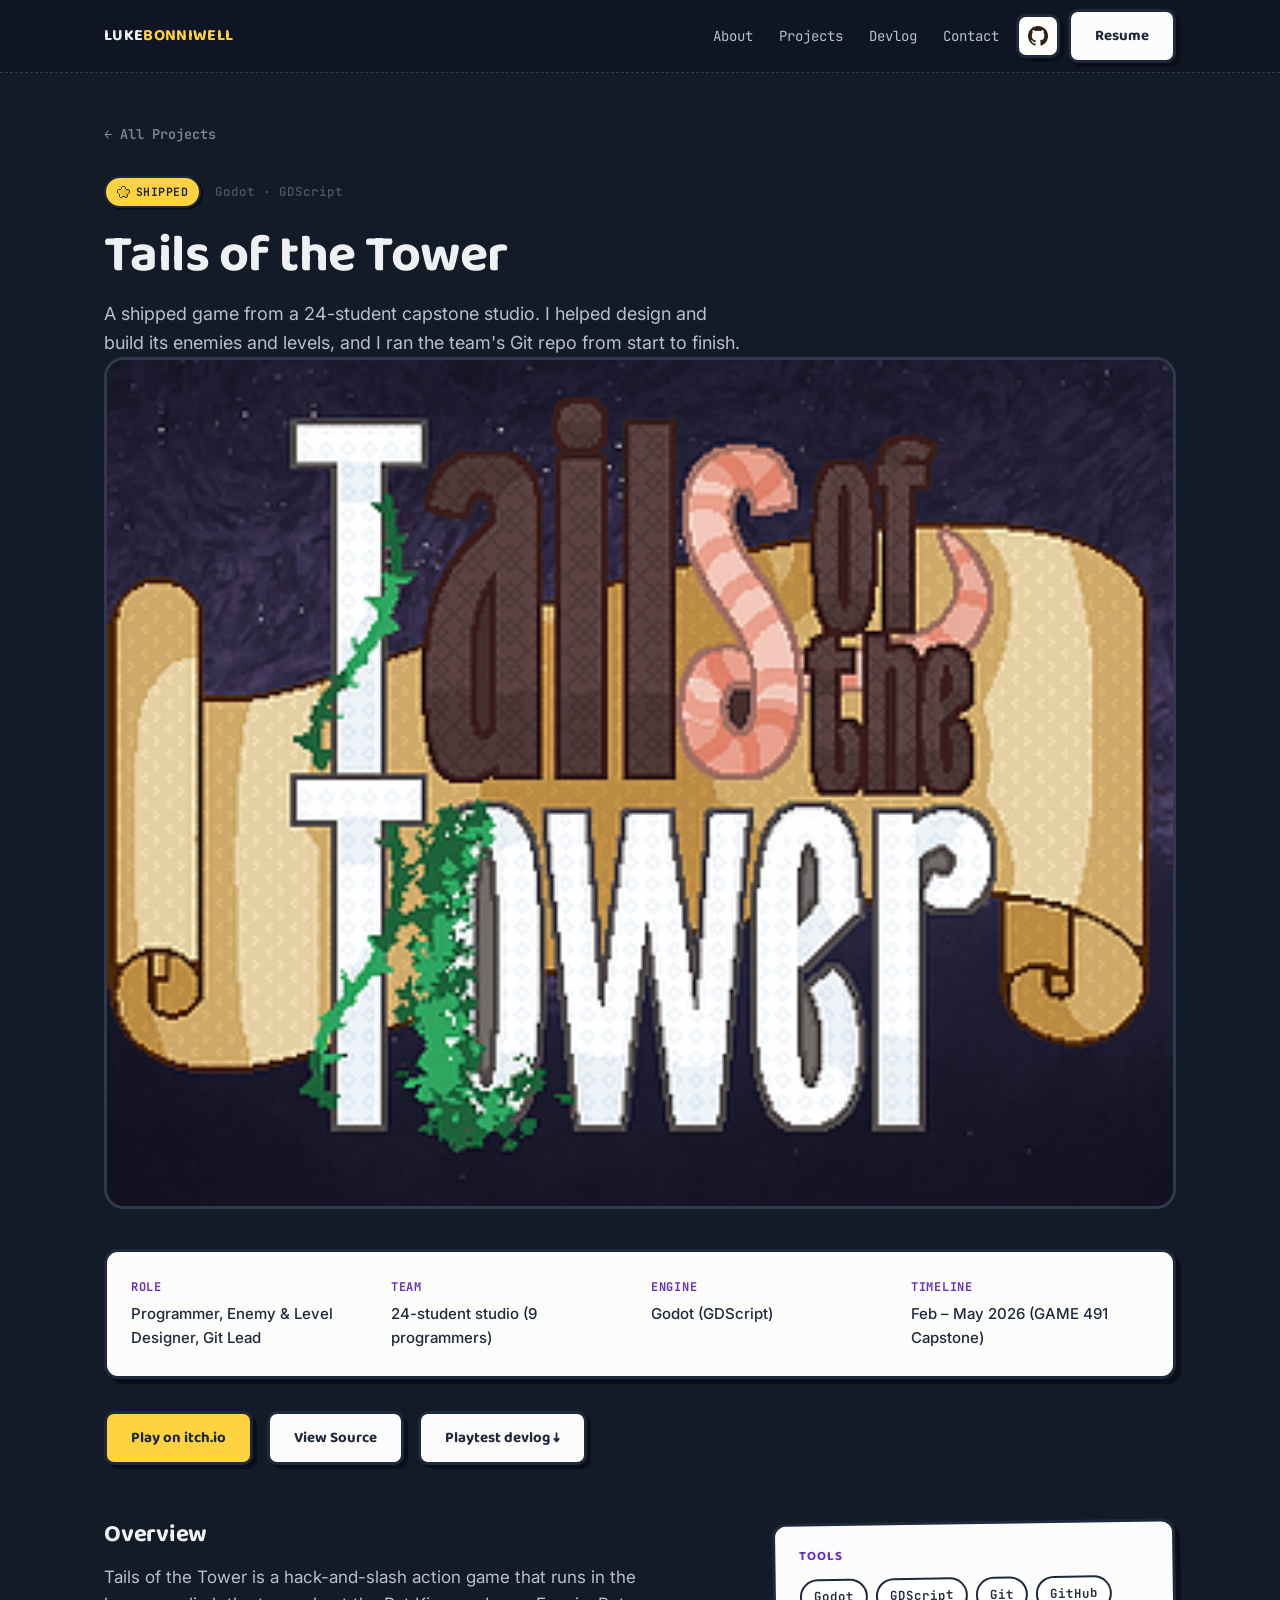
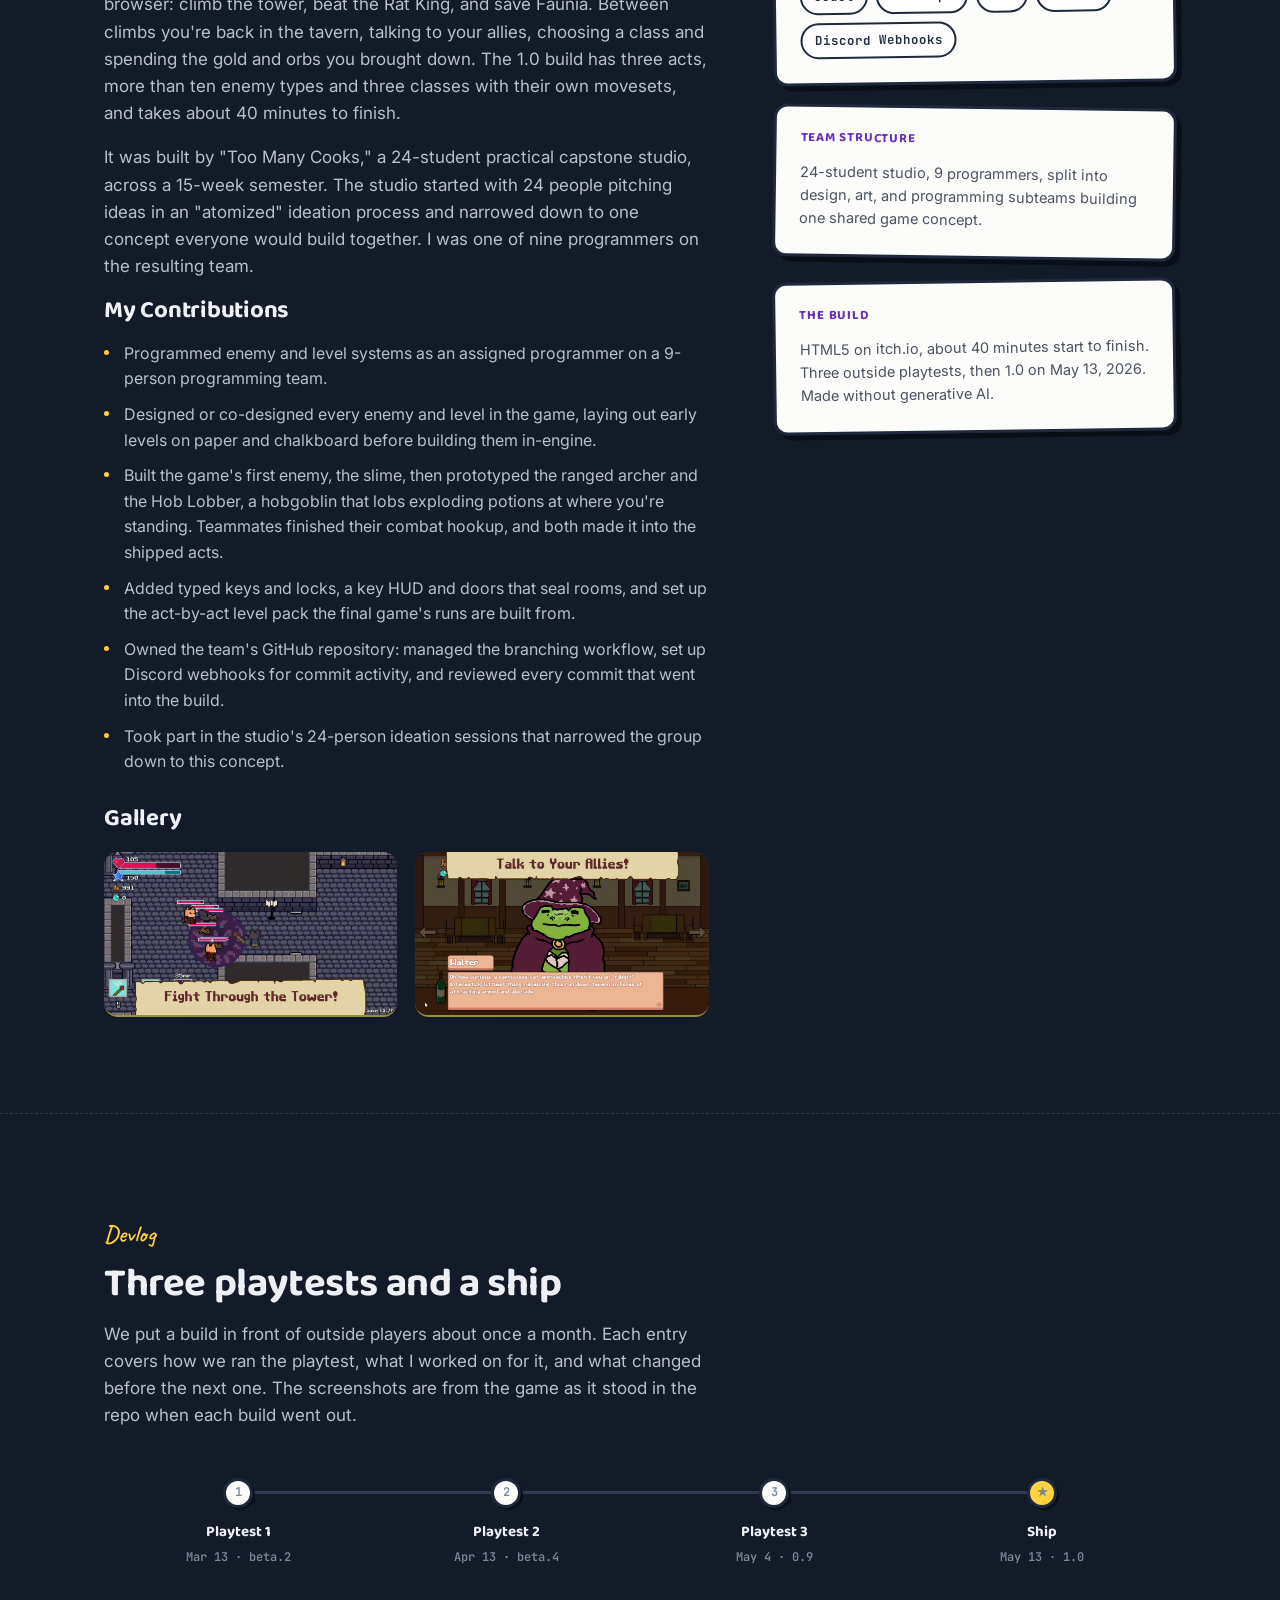
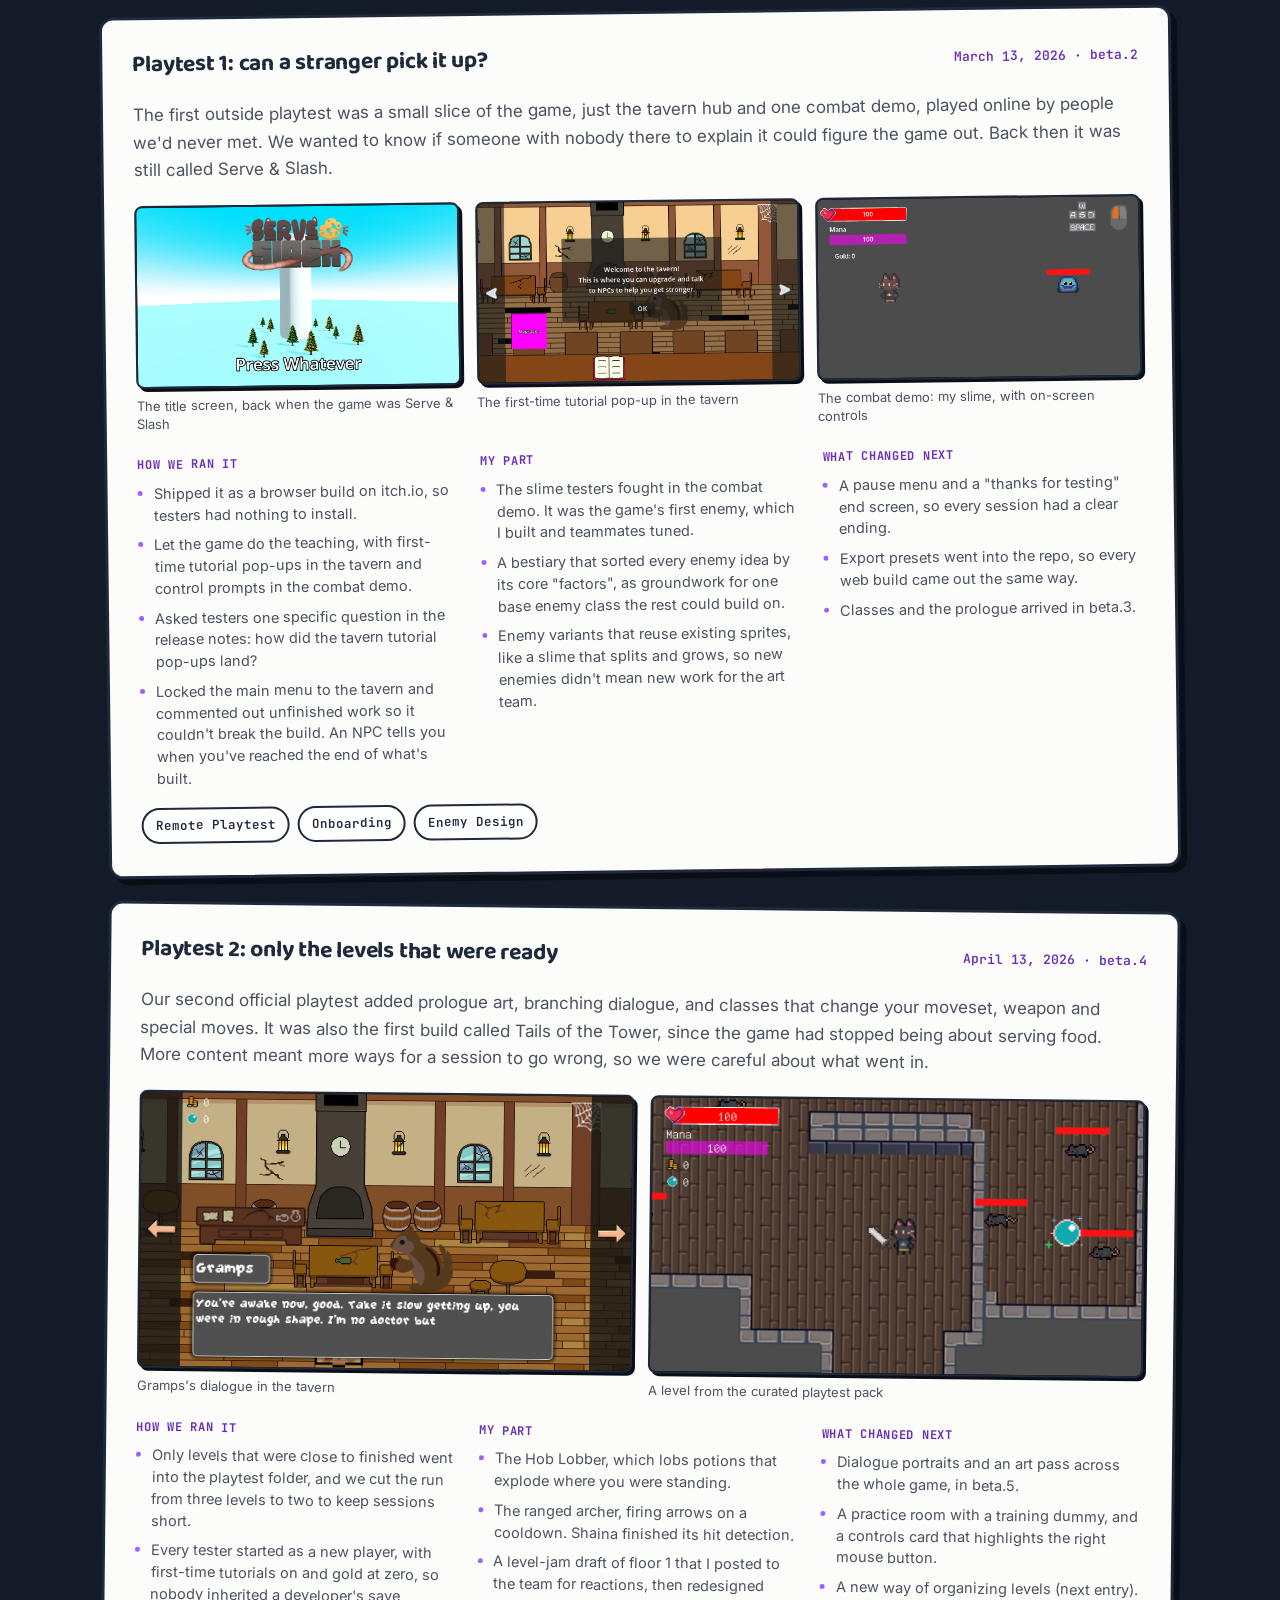
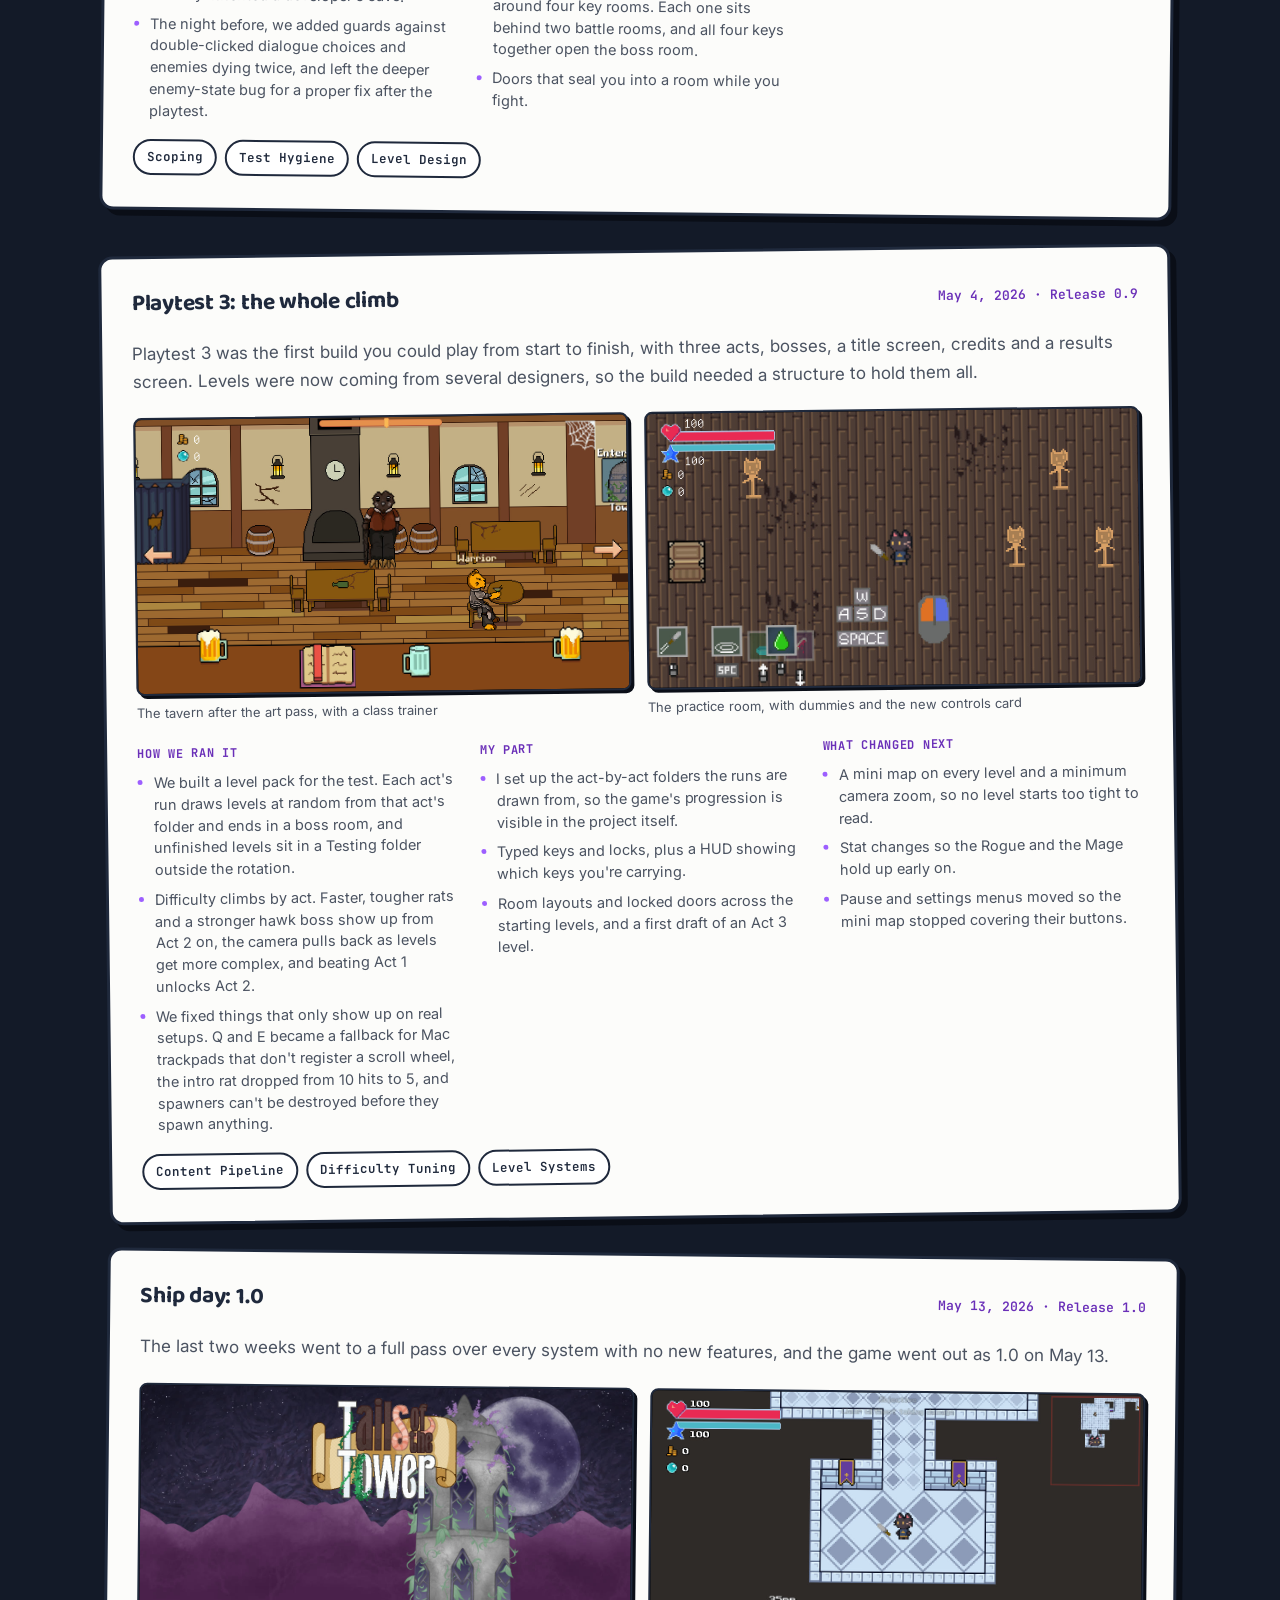
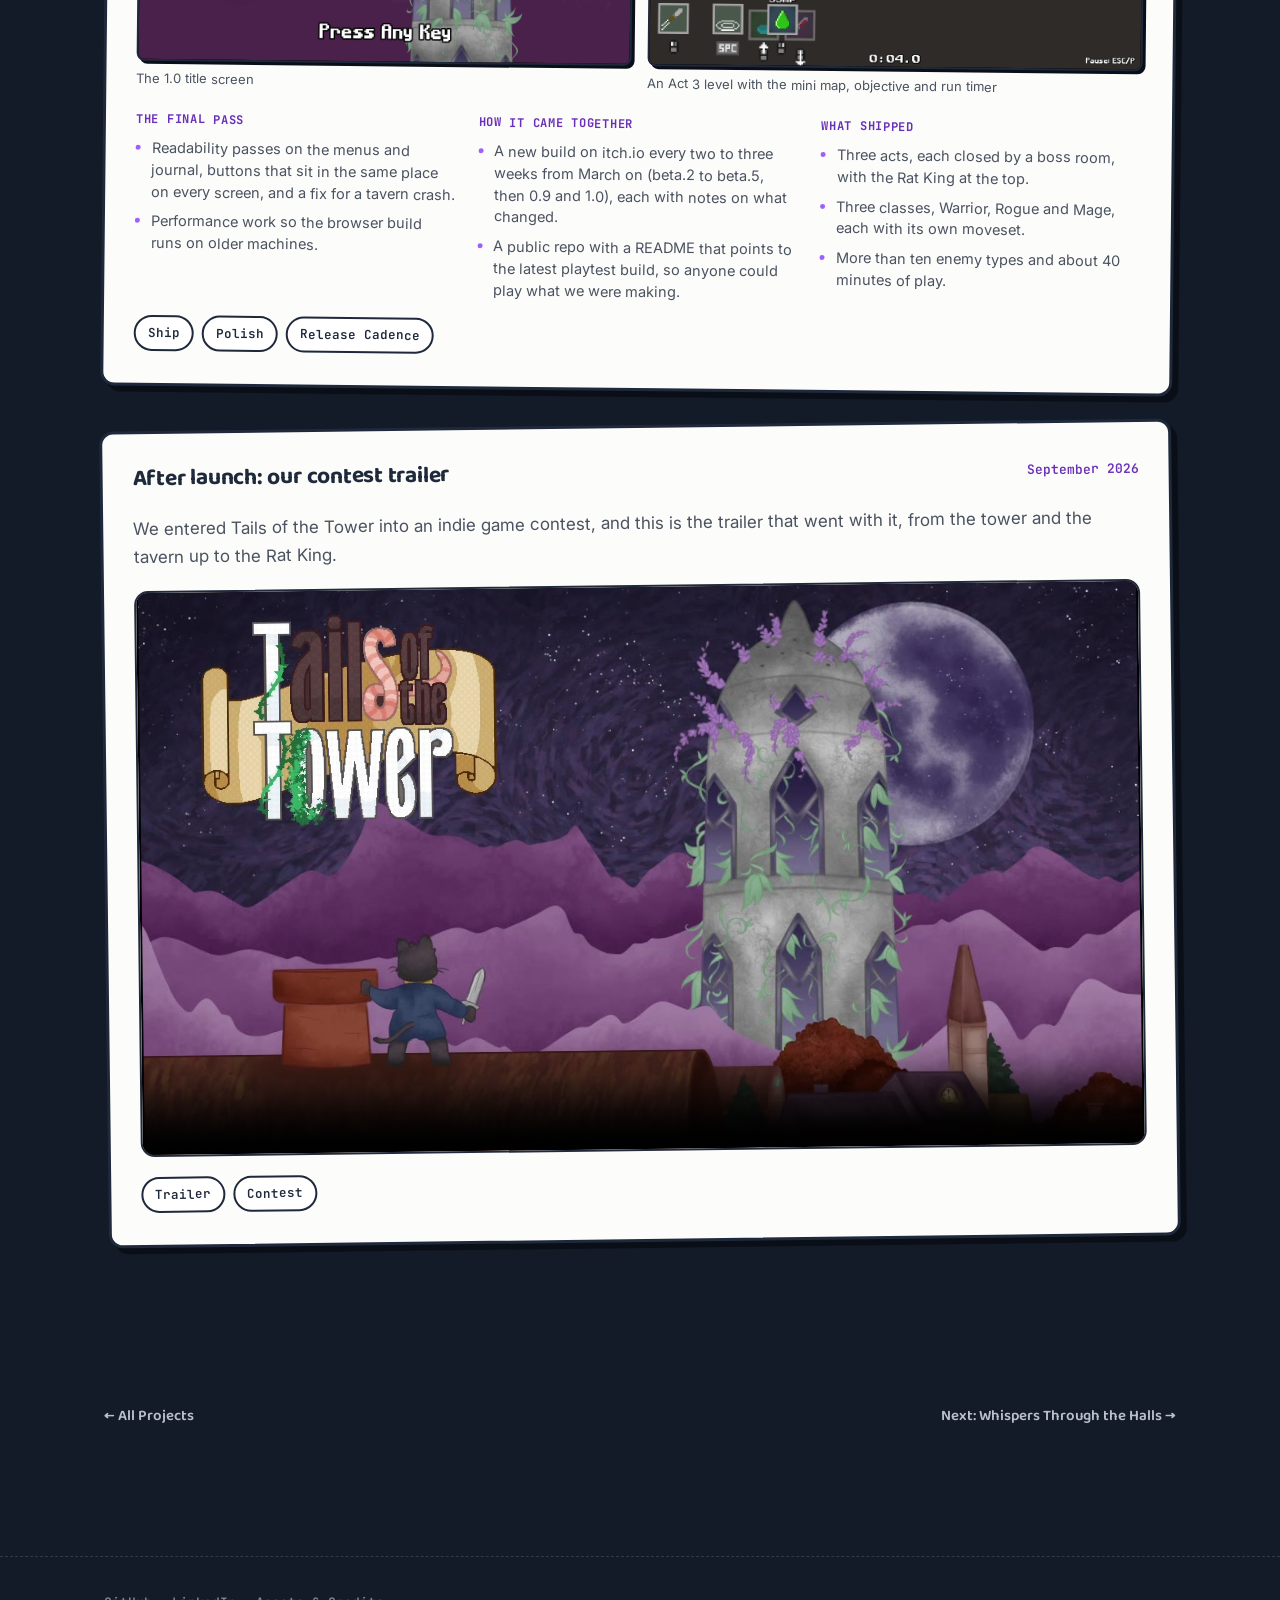
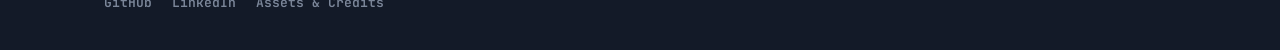
<file: projects/tails-of-the-tower.html>
<!DOCTYPE html>
<html lang="en">
<head>
<meta charset="UTF-8">
<meta name="viewport" content="width=device-width, initial-scale=1.0">
<meta name="color-scheme" content="dark">
<title>Tails of the Tower | Luke Bonniwell</title>
<meta name="description" content="Tails of the Tower, a Godot capstone game built by a 24-student studio, with a playtest-by-playtest devlog. Luke Bonniwell: programmer, enemy and level designer, Git lead.">
<meta property="og:title" content="Tails of the Tower | Luke Bonniwell">
<meta property="og:description" content="A Godot capstone game built by a 24-student studio across three playtests and a 1.0 release.">
<meta property="og:type" content="article">
<link rel="icon" type="image/svg+xml" href="../img/site/favicon.svg">
<link rel="preconnect" href="https://fonts.googleapis.com">
<link rel="preconnect" href="https://fonts.gstatic.com" crossorigin>
<link href="https://fonts.googleapis.com/css2?family=Baloo+2:wght@600;700;800&family=Caveat:wght@600;700&family=JetBrains+Mono:wght@400;500;600;700&family=Inter:wght@400;500;600&display=swap" rel="stylesheet">
<link rel="stylesheet" href="../css/style.css?v=20261119a">
</head>
<body>
<a class="skip-link" href="#main">Skip to content</a>

<header class="site-header">
  <div class="wrap header-inner">
    <a href="../index.html" class="logo">LUKE<span>BONNIWELL</span></a>
    <nav class="site-nav" data-nav>
      <a href="../index.html#about">About</a>
      <a href="../index.html#projects">Projects</a>
      <a class="devlog-toggle" href="../index.html#devlog">Devlog</a>
      <a href="../index.html#contact">Contact</a>
      <a class="btn btn-ghost btn-icon" href="https://github.com/Lukebonn" target="_blank" rel="noopener" title="GitHub">
        <img src="../img/icons/github.png" alt="GitHub" width="20" height="20">
      </a>
      <a class="btn btn-ghost" href="../resume/Luke-Bonniwell-Resume.pdf" target="_blank" rel="noopener">Resume</a>
    </nav>
    <button class="nav-toggle" data-nav-toggle aria-label="Toggle navigation" aria-expanded="false">
      <span></span><span></span><span></span>
    </button>
  </div>
</header>

<main id="main">

  <section class="project-hero">
    <div class="wrap">
      <a class="breadcrumb" href="../index.html#projects">← All Projects</a>
      <div class="project-hero-top">
        <span class="badge badge-shipped">Shipped</span>
        <span class="project-card-tools">Godot · GDScript</span>
      </div>
      <h1>Tails of the Tower</h1>
      <p class="project-tagline">A shipped game from a 24-student capstone studio. I helped design and build its enemies and levels, and I ran the team's Git repo from start to finish.</p>

      <a class="media-frame project-cover fit-contain" href="https://csdcsdcsd.itch.io/tailsofthetower" target="_blank" rel="noopener">
        <img src="../img/projects/tails-of-the-tower/cover.png" alt="Tails of the Tower key art">
      </a>

      <div class="project-meta-row">
        <div class="fact">
          <dt>Role</dt>
          <dd>Programmer, Enemy &amp; Level Designer, Git Lead</dd>
        </div>
        <div class="fact">
          <dt>Team</dt>
          <dd>24-student studio (9 programmers)</dd>
        </div>
        <div class="fact">
          <dt>Engine</dt>
          <dd>Godot (GDScript)</dd>
        </div>
        <div class="fact">
          <dt>Timeline</dt>
          <dd>Feb – May 2026 (GAME 491 Capstone)</dd>
        </div>
      </div>

      <div class="project-links">
        <a class="btn btn-primary" href="https://csdcsdcsd.itch.io/tailsofthetower" target="_blank" rel="noopener">Play on itch.io</a>
        <a class="btn btn-ghost" href="https://github.com/Lukebonn/491-S26-TOO-MANY-COOKS" target="_blank" rel="noopener">View Source</a>
        <a class="btn btn-ghost" href="#devlog">Playtest devlog ↓</a>
      </div>
    </div>
  </section>

  <section class="section" style="border-top: none; padding-top: 0;">
    <div class="wrap">
      <div class="project-body">
        <div class="prose">
          <h2>Overview</h2>
          <p>Tails of the Tower is a hack-and-slash action game that runs in the browser: climb the tower, beat the Rat King, and save Faunia. Between climbs you're back in the tavern, talking to your allies, choosing a class and spending the gold and orbs you brought down. The 1.0 build has three acts, more than ten enemy types and three classes with their own movesets, and takes about 40 minutes to finish.</p>
          <p>It was built by "Too Many Cooks," a 24-student practical capstone studio, across a 15-week semester. The studio started with 24 people pitching ideas in an "atomized" ideation process and narrowed down to one concept everyone would build together. I was one of nine programmers on the resulting team.</p>

          <h2>My Contributions</h2>
          <ul>
            <li>Programmed enemy and level systems as an assigned programmer on a 9-person programming team.</li>
            <li>Designed or co-designed every enemy and level in the game, laying out early levels on paper and chalkboard before building them in-engine.</li>
            <li>Built the game's first enemy, the slime, then prototyped the ranged archer and the Hob Lobber, a hobgoblin that lobs exploding potions at where you're standing. Teammates finished their combat hookup, and both made it into the shipped acts.</li>
            <li>Added typed keys and locks, a key HUD and doors that seal rooms, and set up the act-by-act level pack the final game's runs are built from.</li>
            <li>Owned the team's GitHub repository: managed the branching workflow, set up Discord webhooks for commit activity, and reviewed every commit that went into the build.</li>
            <li>Took part in the studio's 24-person ideation sessions that narrowed the group down to this concept.</li>
          </ul>

          <h2>Gallery</h2>
          <div class="gallery-grid">
            <a class="media-frame" href="../img/projects/tails-of-the-tower/shot-01.jpg" target="_blank" rel="noopener">
              <img src="../img/projects/tails-of-the-tower/shot-01.jpg" alt="Tails of the Tower: fighting a pack of rats in a tower dungeon">
            </a>
            <a class="media-frame" href="../img/projects/tails-of-the-tower/shot-02.jpg" target="_blank" rel="noopener">
              <img src="../img/projects/tails-of-the-tower/shot-02.jpg" alt="Tails of the Tower: talking to Walter, the frog wizard, in the tavern">
            </a>
          </div>
        </div>

        <aside>
          <div class="side-card">
            <h3>Tools</h3>
            <div class="tag-row">
              <span class="tag">Godot</span>
              <span class="tag">GDScript</span>
              <span class="tag">Git</span>
              <span class="tag">GitHub</span>
              <span class="tag">Discord Webhooks</span>
            </div>
          </div>
          <div class="side-card">
            <h3>Team Structure</h3>
            <p style="margin:0; font-size:14.5px;">24-student studio, 9 programmers, split into design, art, and programming subteams building one shared game concept.</p>
          </div>
          <div class="side-card">
            <h3>The Build</h3>
            <p style="margin:0; font-size:14.5px;">HTML5 on itch.io, about 40 minutes start to finish. Three outside playtests, then 1.0 on May 13, 2026. Made without generative AI.</p>
          </div>
        </aside>
      </div>
    </div>
  </section>

  <section class="section devlog-toggle" id="devlog">
    <div class="wrap">
      <div class="section-head">
        <span class="eyebrow">Devlog</span>
        <h2>Three playtests and a ship</h2>
        <p>We put a build in front of outside players about once a month. Each entry covers how we ran the playtest, what I worked on for it, and what changed before the next one. The screenshots are from the game as it stood in the repo when each build went out.</p>
      </div>

      <ol class="playtest-track">
        <li><a href="#log-2026-03"><span class="playtest-dot">1</span><strong>Playtest 1</strong><span>Mar 13 · beta.2</span></a></li>
        <li><a href="#log-2026-04"><span class="playtest-dot">2</span><strong>Playtest 2</strong><span>Apr 13 · beta.4</span></a></li>
        <li><a href="#log-2026-05-04"><span class="playtest-dot">3</span><strong>Playtest 3</strong><span>May 4 · 0.9</span></a></li>
        <li class="is-ship"><a href="#log-2026-05-14"><span class="playtest-dot">★</span><strong>Ship</strong><span>May 13 · 1.0</span></a></li>
      </ol>

      <article class="devlog-entry" id="log-2026-03">
        <div class="devlog-entry-head">
          <h3>Playtest 1: can a stranger pick it up?</h3>
          <span class="devlog-entry-date">March 13, 2026 · beta.2</span>
        </div>
        <div class="prose">
          <p class="pt-lede">The first outside playtest was a small slice of the game, just the tavern hub and one combat demo, played online by people we'd never met. We wanted to know if someone with nobody there to explain it could figure the game out. Back then it was still called Serve &amp; Slash.</p>
        </div>
        <div class="pt-shots">
          <figure>
            <a href="../img/projects/tails-of-the-tower/playtests/pt1-title.jpg" target="_blank" rel="noopener"><img src="../img/projects/tails-of-the-tower/playtests/pt1-title.jpg" alt="Serve and Slash title screen with a white tower and pine trees" loading="lazy" width="1152" height="648"></a>
            <figcaption>The title screen, back when the game was Serve &amp; Slash</figcaption>
          </figure>
          <figure>
            <a href="../img/projects/tails-of-the-tower/playtests/pt1-tavern.jpg" target="_blank" rel="noopener"><img src="../img/projects/tails-of-the-tower/playtests/pt1-tavern.jpg" alt="Tavern with a pop-up reading Welcome to the tavern" loading="lazy" width="1152" height="648"></a>
            <figcaption>The first-time tutorial pop-up in the tavern</figcaption>
          </figure>
          <figure>
            <a href="../img/projects/tails-of-the-tower/playtests/pt1-combat.jpg" target="_blank" rel="noopener"><img src="../img/projects/tails-of-the-tower/playtests/pt1-combat.jpg" alt="Combat demo with the player, a blue slime and keyboard prompts" loading="lazy" width="1152" height="648"></a>
            <figcaption>The combat demo: my slime, with on-screen controls</figcaption>
          </figure>
        </div>
        <div class="pt-grid">
          <div class="pt-block">
            <h4>How we ran it</h4>
            <ul>
              <li>Shipped it as a browser build on itch.io, so testers had nothing to install.</li>
              <li>Let the game do the teaching, with first-time tutorial pop-ups in the tavern and control prompts in the combat demo.</li>
              <li>Asked testers one specific question in the release notes: how did the tavern tutorial pop-ups land?</li>
              <li>Locked the main menu to the tavern and commented out unfinished work so it couldn't break the build. An NPC tells you when you've reached the end of what's built.</li>
            </ul>
          </div>
          <div class="pt-block">
            <h4>My part</h4>
            <ul>
              <li>The slime testers fought in the combat demo. It was the game's first enemy, which I built and teammates tuned.</li>
              <li>A bestiary that sorted every enemy idea by its core "factors", as groundwork for one base enemy class the rest could build on.</li>
              <li>Enemy variants that reuse existing sprites, like a slime that splits and grows, so new enemies didn't mean new work for the art team.</li>
            </ul>
          </div>
          <div class="pt-block">
            <h4>What changed next</h4>
            <ul>
              <li>A pause menu and a "thanks for testing" end screen, so every session had a clear ending.</li>
              <li>Export presets went into the repo, so every web build came out the same way.</li>
              <li>Classes and the prologue arrived in beta.3.</li>
            </ul>
          </div>
        </div>
        <div class="tag-row">
          <span class="tag">Remote Playtest</span>
          <span class="tag">Onboarding</span>
          <span class="tag">Enemy Design</span>
        </div>
      </article>

      <article class="devlog-entry" id="log-2026-04">
        <div class="devlog-entry-head">
          <h3>Playtest 2: only the levels that were ready</h3>
          <span class="devlog-entry-date">April 13, 2026 · beta.4</span>
        </div>
        <div class="prose">
          <p class="pt-lede">Our second official playtest added prologue art, branching dialogue, and classes that change your moveset, weapon and special moves. It was also the first build called Tails of the Tower, since the game had stopped being about serving food. More content meant more ways for a session to go wrong, so we were careful about what went in.</p>
        </div>
        <div class="pt-shots">
          <figure>
            <a href="../img/projects/tails-of-the-tower/playtests/pt2-tavern.jpg" target="_blank" rel="noopener"><img src="../img/projects/tails-of-the-tower/playtests/pt2-tavern.jpg" alt="Tavern dialogue box from Gramps the squirrel" loading="lazy" width="1152" height="648"></a>
            <figcaption>Gramps's dialogue in the tavern</figcaption>
          </figure>
          <figure>
            <a href="../img/projects/tails-of-the-tower/playtests/pt2-level.jpg" target="_blank" rel="noopener"><img src="../img/projects/tails-of-the-tower/playtests/pt2-level.jpg" alt="Dungeon level with rats and their health bars" loading="lazy" width="1152" height="648"></a>
            <figcaption>A level from the curated playtest pack</figcaption>
          </figure>
        </div>
        <div class="pt-grid">
          <div class="pt-block">
            <h4>How we ran it</h4>
            <ul>
              <li>Only levels that were close to finished went into the playtest folder, and we cut the run from three levels to two to keep sessions short.</li>
              <li>Every tester started as a new player, with first-time tutorials on and gold at zero, so nobody inherited a developer's save.</li>
              <li>The night before, we added guards against double-clicked dialogue choices and enemies dying twice, and left the deeper enemy-state bug for a proper fix after the playtest.</li>
            </ul>
          </div>
          <div class="pt-block">
            <h4>My part</h4>
            <ul>
              <li>The Hob Lobber, which lobs potions that explode where you were standing.</li>
              <li>The ranged archer, firing arrows on a cooldown. Shaina finished its hit detection.</li>
              <li>A level-jam draft of floor 1 that I posted to the team for reactions, then redesigned around four key rooms. Each one sits behind two battle rooms, and all four keys together open the boss room.</li>
              <li>Doors that seal you into a room while you fight.</li>
            </ul>
          </div>
          <div class="pt-block">
            <h4>What changed next</h4>
            <ul>
              <li>Dialogue portraits and an art pass across the whole game, in beta.5.</li>
              <li>A practice room with a training dummy, and a controls card that highlights the right mouse button.</li>
              <li>A new way of organizing levels (next entry).</li>
            </ul>
          </div>
        </div>
        <div class="tag-row">
          <span class="tag">Scoping</span>
          <span class="tag">Test Hygiene</span>
          <span class="tag">Level Design</span>
        </div>
      </article>

      <article class="devlog-entry" id="log-2026-05-04">
        <div class="devlog-entry-head">
          <h3>Playtest 3: the whole climb</h3>
          <span class="devlog-entry-date">May 4, 2026 · Release 0.9</span>
        </div>
        <div class="prose">
          <p class="pt-lede">Playtest 3 was the first build you could play from start to finish, with three acts, bosses, a title screen, credits and a results screen. Levels were now coming from several designers, so the build needed a structure to hold them all.</p>
        </div>
        <div class="pt-shots">
          <figure>
            <a href="../img/projects/tails-of-the-tower/playtests/pt3-tavern.jpg" target="_blank" rel="noopener"><img src="../img/projects/tails-of-the-tower/playtests/pt3-tavern.jpg" alt="Redrawn tavern with a warrior trainer and mugs of beer" loading="lazy" width="1152" height="648"></a>
            <figcaption>The tavern after the art pass, with a class trainer</figcaption>
          </figure>
          <figure>
            <a href="../img/projects/tails-of-the-tower/playtests/pt3-practice.jpg" target="_blank" rel="noopener"><img src="../img/projects/tails-of-the-tower/playtests/pt3-practice.jpg" alt="Practice room with training dummies and a controls card highlighting the right mouse button" loading="lazy" width="1152" height="648"></a>
            <figcaption>The practice room, with dummies and the new controls card</figcaption>
          </figure>
        </div>
        <div class="pt-grid">
          <div class="pt-block">
            <h4>How we ran it</h4>
            <ul>
              <li>We built a level pack for the test. Each act's run draws levels at random from that act's folder and ends in a boss room, and unfinished levels sit in a Testing folder outside the rotation.</li>
              <li>Difficulty climbs by act. Faster, tougher rats and a stronger hawk boss show up from Act 2 on, the camera pulls back as levels get more complex, and beating Act 1 unlocks Act 2.</li>
              <li>We fixed things that only show up on real setups. Q and E became a fallback for Mac trackpads that don't register a scroll wheel, the intro rat dropped from 10 hits to 5, and spawners can't be destroyed before they spawn anything.</li>
            </ul>
          </div>
          <div class="pt-block">
            <h4>My part</h4>
            <ul>
              <li>I set up the act-by-act folders the runs are drawn from, so the game's progression is visible in the project itself.</li>
              <li>Typed keys and locks, plus a HUD showing which keys you're carrying.</li>
              <li>Room layouts and locked doors across the starting levels, and a first draft of an Act 3 level.</li>
            </ul>
          </div>
          <div class="pt-block">
            <h4>What changed next</h4>
            <ul>
              <li>A mini map on every level and a minimum camera zoom, so no level starts too tight to read.</li>
              <li>Stat changes so the Rogue and the Mage hold up early on.</li>
              <li>Pause and settings menus moved so the mini map stopped covering their buttons.</li>
            </ul>
          </div>
        </div>
        <div class="tag-row">
          <span class="tag">Content Pipeline</span>
          <span class="tag">Difficulty Tuning</span>
          <span class="tag">Level Systems</span>
        </div>
      </article>

      <article class="devlog-entry" id="log-2026-05-14">
        <div class="devlog-entry-head">
          <h3>Ship day: 1.0</h3>
          <span class="devlog-entry-date">May 13, 2026 · Release 1.0</span>
        </div>
        <div class="prose">
          <p class="pt-lede">The last two weeks went to a full pass over every system with no new features, and the game went out as 1.0 on May 13.</p>
        </div>
        <div class="pt-shots">
          <figure>
            <a href="../img/projects/tails-of-the-tower/playtests/v10-title.jpg" target="_blank" rel="noopener"><img src="../img/projects/tails-of-the-tower/playtests/v10-title.jpg" alt="Tails of the Tower title screen with a vine-covered tower and a full moon" loading="lazy" width="1152" height="648"></a>
            <figcaption>The 1.0 title screen</figcaption>
          </figure>
          <figure>
            <a href="../img/projects/tails-of-the-tower/playtests/v10-level.jpg" target="_blank" rel="noopener"><img src="../img/projects/tails-of-the-tower/playtests/v10-level.jpg" alt="Icy tower level with a mini map in the corner and a run timer" loading="lazy" width="1152" height="648"></a>
            <figcaption>An Act 3 level with the mini map, objective and run timer</figcaption>
          </figure>
        </div>
        <div class="pt-grid">
          <div class="pt-block">
            <h4>The final pass</h4>
            <ul>
              <li>Readability passes on the menus and journal, buttons that sit in the same place on every screen, and a fix for a tavern crash.</li>
              <li>Performance work so the browser build runs on older machines.</li>
            </ul>
          </div>
          <div class="pt-block">
            <h4>How it came together</h4>
            <ul>
              <li>A new build on itch.io every two to three weeks from March on (beta.2 to beta.5, then 0.9 and 1.0), each with notes on what changed.</li>
              <li>A public repo with a README that points to the latest playtest build, so anyone could play what we were making.</li>
            </ul>
          </div>
          <div class="pt-block">
            <h4>What shipped</h4>
            <ul>
              <li>Three acts, each closed by a boss room, with the Rat King at the top.</li>
              <li>Three classes, Warrior, Rogue and Mage, each with its own moveset.</li>
              <li>More than ten enemy types and about 40 minutes of play.</li>
            </ul>
          </div>
        </div>
        <div class="tag-row">
          <span class="tag">Ship</span>
          <span class="tag">Polish</span>
          <span class="tag">Release Cadence</span>
        </div>
      </article>

      <article class="devlog-entry" id="log-2026-09">
        <div class="devlog-entry-head">
          <h3>After launch: our contest trailer</h3>
          <span class="devlog-entry-date">September 2026</span>
        </div>
        <div class="prose">
          <p>We entered Tails of the Tower into an indie game contest, and this is the trailer that went with it, from the tower and the tavern up to the Rat King.</p>
        </div>
        <div class="video-embed">
          <video controls preload="metadata" playsinline poster="../img/projects/tails-of-the-tower/trailer-poster.jpg">
            <source src="../img/projects/tails-of-the-tower/trailer.mp4" type="video/mp4">
            <a href="../img/projects/tails-of-the-tower/trailer.mp4">Watch the Tails of the Tower trailer</a>
          </video>
        </div>
        <div class="tag-row">
          <span class="tag">Trailer</span>
          <span class="tag">Contest</span>
        </div>
      </article>
    </div>
  </section>

  <section class="section next-project-section" style="padding-top: 0; border-top: none;">
    <div class="wrap">
      <div class="next-project">
        <a href="../index.html#projects">← All Projects</a>
        <a href="whispers-through-the-halls.html">Next: Whispers Through the Halls →</a>
      </div>
    </div>
  </section>

</main>

<footer class="site-footer">
  <div class="wrap footer-inner">
    <div class="footer-links">
      <a href="https://github.com/Lukebonn" target="_blank" rel="noopener">GitHub</a>
      <a href="https://www.linkedin.com/in/luke-bonniwell" target="_blank" rel="noopener">LinkedIn</a>
      <a href="../credits.html">Assets &amp; Credits</a>
    </div>
  </div>
</footer>

<script src="../js/main.js?v=20261119a" defer></script>
<script src="../js/views.js?v=20261119a" defer></script>
</body>
</html>
</file>
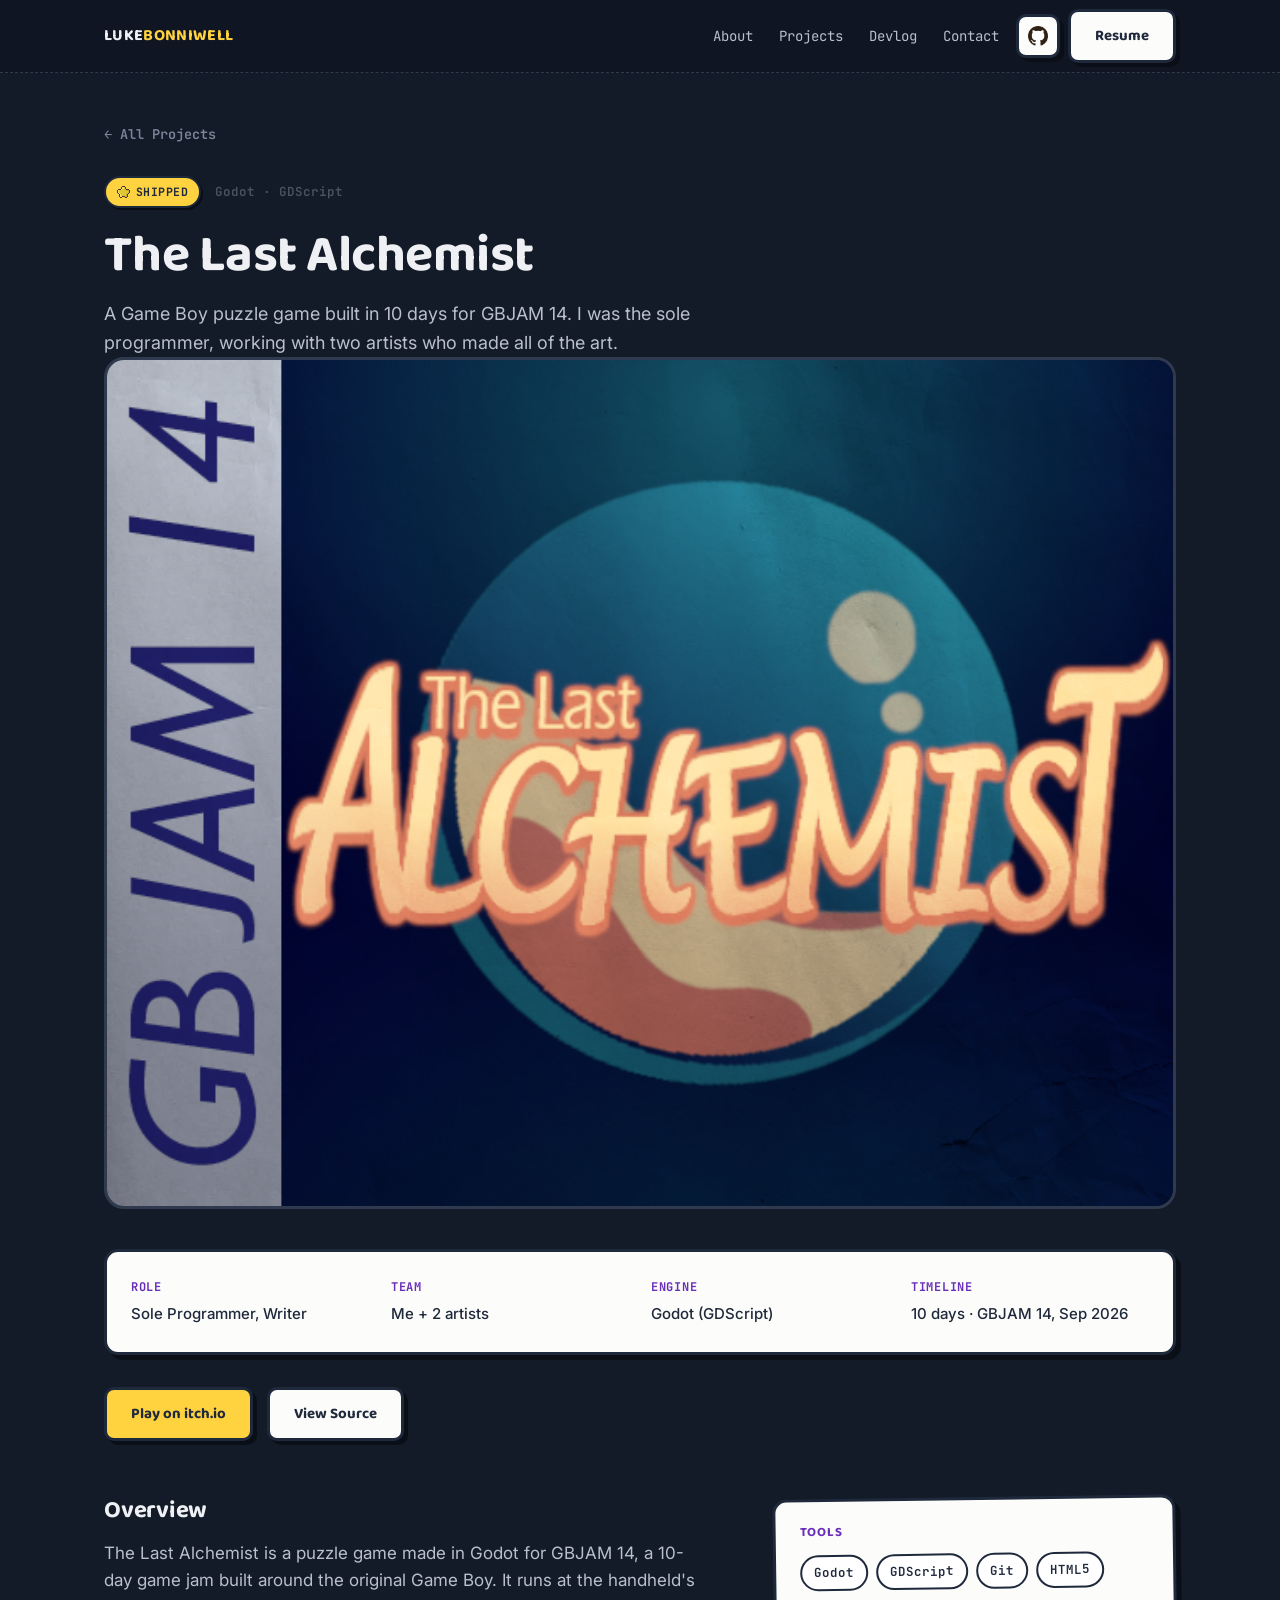
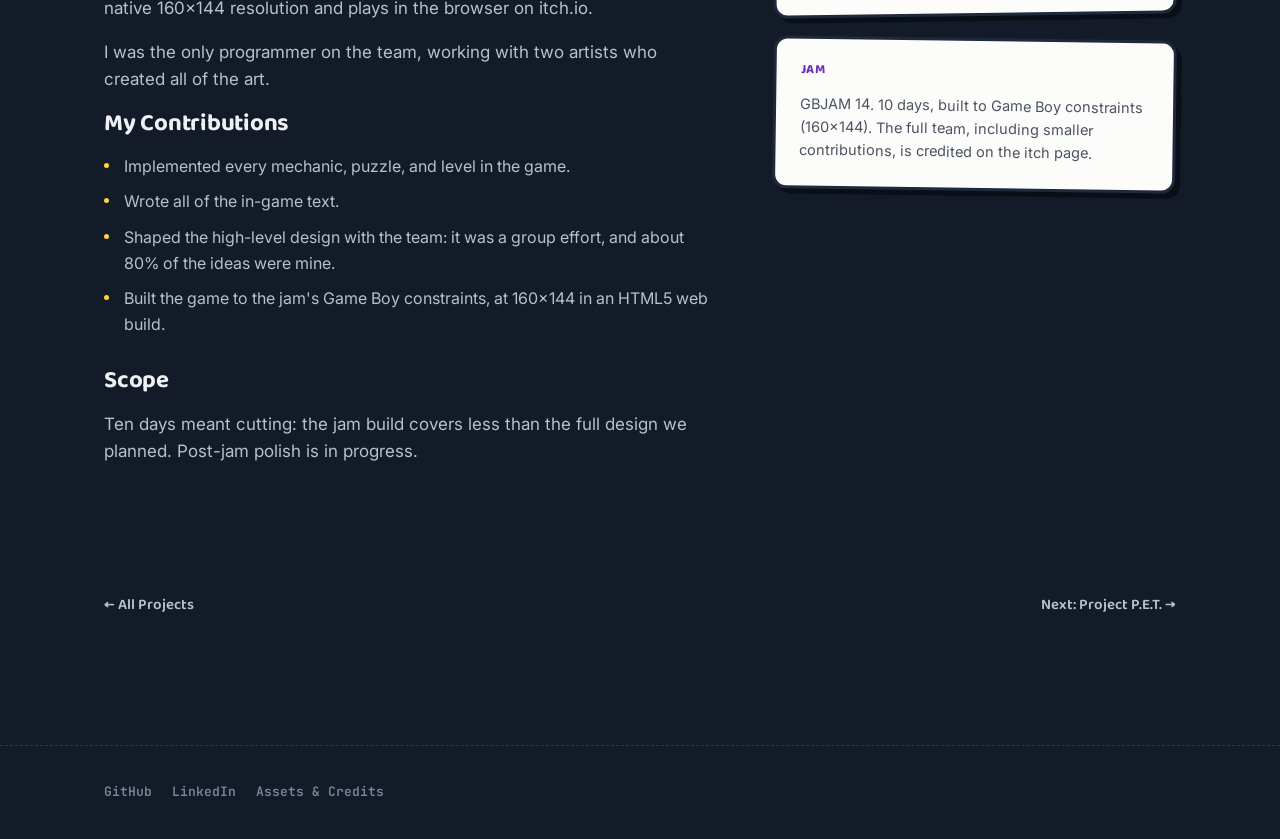
<file: projects/the-last-alchemist.html>
<!DOCTYPE html>
<html lang="en">
<head>
<meta charset="UTF-8">
<meta name="viewport" content="width=device-width, initial-scale=1.0">
<meta name="color-scheme" content="dark">
<title>The Last Alchemist | Luke Bonniwell</title>
<meta name="description" content="The Last Alchemist: a Game Boy puzzle game built in Godot in 10 days for GBJAM 14. Sole programmer, working with two artists.">
<meta property="og:title" content="The Last Alchemist | Luke Bonniwell">
<meta property="og:description" content="A Game Boy puzzle game built in Godot in 10 days for GBJAM 14.">
<meta property="og:type" content="article">
<link rel="icon" type="image/svg+xml" href="../img/site/favicon.svg">
<link rel="preconnect" href="https://fonts.googleapis.com">
<link rel="preconnect" href="https://fonts.gstatic.com" crossorigin>
<link href="https://fonts.googleapis.com/css2?family=Baloo+2:wght@600;700;800&family=Caveat:wght@600;700&family=JetBrains+Mono:wght@400;500;600;700&family=Inter:wght@400;500;600&display=swap" rel="stylesheet">
<link rel="stylesheet" href="../css/style.css?v=20261119a">
</head>
<body>
<a class="skip-link" href="#main">Skip to content</a>

<header class="site-header">
  <div class="wrap header-inner">
    <a href="../index.html" class="logo">LUKE<span>BONNIWELL</span></a>
    <nav class="site-nav" data-nav>
      <a href="../index.html#about">About</a>
      <a href="../index.html#projects">Projects</a>
      <a class="devlog-toggle" href="../index.html#devlog">Devlog</a>
      <a href="../index.html#contact">Contact</a>
      <a class="btn btn-ghost btn-icon" href="https://github.com/Lukebonn" target="_blank" rel="noopener" title="GitHub">
        <img src="../img/icons/github.png" alt="GitHub" width="20" height="20">
      </a>
      <a class="btn btn-ghost" href="../resume/Luke-Bonniwell-Resume.pdf" target="_blank" rel="noopener">Resume</a>
    </nav>
    <button class="nav-toggle" data-nav-toggle aria-label="Toggle navigation" aria-expanded="false">
      <span></span><span></span><span></span>
    </button>
  </div>
</header>

<main id="main">

  <section class="project-hero">
    <div class="wrap">
      <a class="breadcrumb" href="../index.html#projects">← All Projects</a>
      <div class="project-hero-top">
        <span class="badge badge-shipped">Shipped</span>
        <span class="project-card-tools">Godot · GDScript</span>
      </div>
      <h1>The Last Alchemist</h1>
      <p class="project-tagline">A Game Boy puzzle game built in 10 days for GBJAM 14. I was the sole programmer, working with two artists who made all of the art.</p>

      <a class="media-frame project-cover fit-contain" href="https://greaterwaterbean.itch.io/the-last-alchemist" target="_blank" rel="noopener" data-label="Add cover image → img/projects/the-last-alchemist/cover.png (630×500)">
        <img data-placeholder src="../img/projects/the-last-alchemist/cover.png" alt="The Last Alchemist cover art">
      </a>

      <div class="project-meta-row">
        <div class="fact">
          <dt>Role</dt>
          <dd>Sole Programmer, Writer</dd>
        </div>
        <div class="fact">
          <dt>Team</dt>
          <dd>Me + 2 artists</dd>
        </div>
        <div class="fact">
          <dt>Engine</dt>
          <dd>Godot (GDScript)</dd>
        </div>
        <div class="fact">
          <dt>Timeline</dt>
          <dd>10 days · GBJAM 14, Sep 2026</dd>
        </div>
      </div>

      <div class="project-links">
        <a class="btn btn-primary" href="https://greaterwaterbean.itch.io/the-last-alchemist" target="_blank" rel="noopener">Play on itch.io</a>
        <a class="btn btn-ghost" href="https://github.com/Lukebonn/GBJAM-8bit" target="_blank" rel="noopener">View Source</a>
      </div>
    </div>
  </section>

  <section class="section" style="border-top: none; padding-top: 0;">
    <div class="wrap">
      <div class="project-body">
        <div class="prose">
          <h2>Overview</h2>
          <p>The Last Alchemist is a puzzle game made in Godot for GBJAM 14, a 10-day game jam built around the original Game Boy. It runs at the handheld's native 160×144 resolution and plays in the browser on itch.io.</p>
          <p>I was the only programmer on the team, working with two artists who created all of the art.</p>

          <h2>My Contributions</h2>
          <ul>
            <li>Implemented every mechanic, puzzle, and level in the game.</li>
            <li>Wrote all of the in-game text.</li>
            <li>Shaped the high-level design with the team: it was a group effort, and about 80% of the ideas were mine.</li>
            <li>Built the game to the jam's Game Boy constraints, at 160×144 in an HTML5 web build.</li>
          </ul>

          <h2>Scope</h2>
          <p>Ten days meant cutting: the jam build covers less than the full design we planned. Post-jam polish is in progress.</p>
        </div>

        <aside>
          <div class="side-card">
            <h3>Tools</h3>
            <div class="tag-row">
              <span class="tag">Godot</span>
              <span class="tag">GDScript</span>
              <span class="tag">Git</span>
              <span class="tag">HTML5</span>
            </div>
          </div>
          <div class="side-card">
            <h3>Jam</h3>
            <p style="margin:0; font-size:14.5px;">GBJAM 14. 10 days, built to Game Boy constraints (160×144). The full team, including smaller contributions, is credited on the itch page.</p>
          </div>
        </aside>
      </div>
    </div>
  </section>

  <section class="section next-project-section" style="padding-top: 0; border-top: none;">
    <div class="wrap">
      <div class="next-project">
        <a href="../index.html#projects">← All Projects</a>
        <a href="project-pet.html">Next: Project P.E.T. →</a>
      </div>
    </div>
  </section>

</main>

<footer class="site-footer">
  <div class="wrap footer-inner">
    <div class="footer-links">
      <a href="https://github.com/Lukebonn" target="_blank" rel="noopener">GitHub</a>
      <a href="https://www.linkedin.com/in/luke-bonniwell" target="_blank" rel="noopener">LinkedIn</a>
      <a href="../credits.html">Assets &amp; Credits</a>
    </div>
  </div>
</footer>

<script src="../js/main.js?v=20261119a" defer></script>
<script src="../js/views.js?v=20261119a" defer></script>
</body>
</html>
</file>
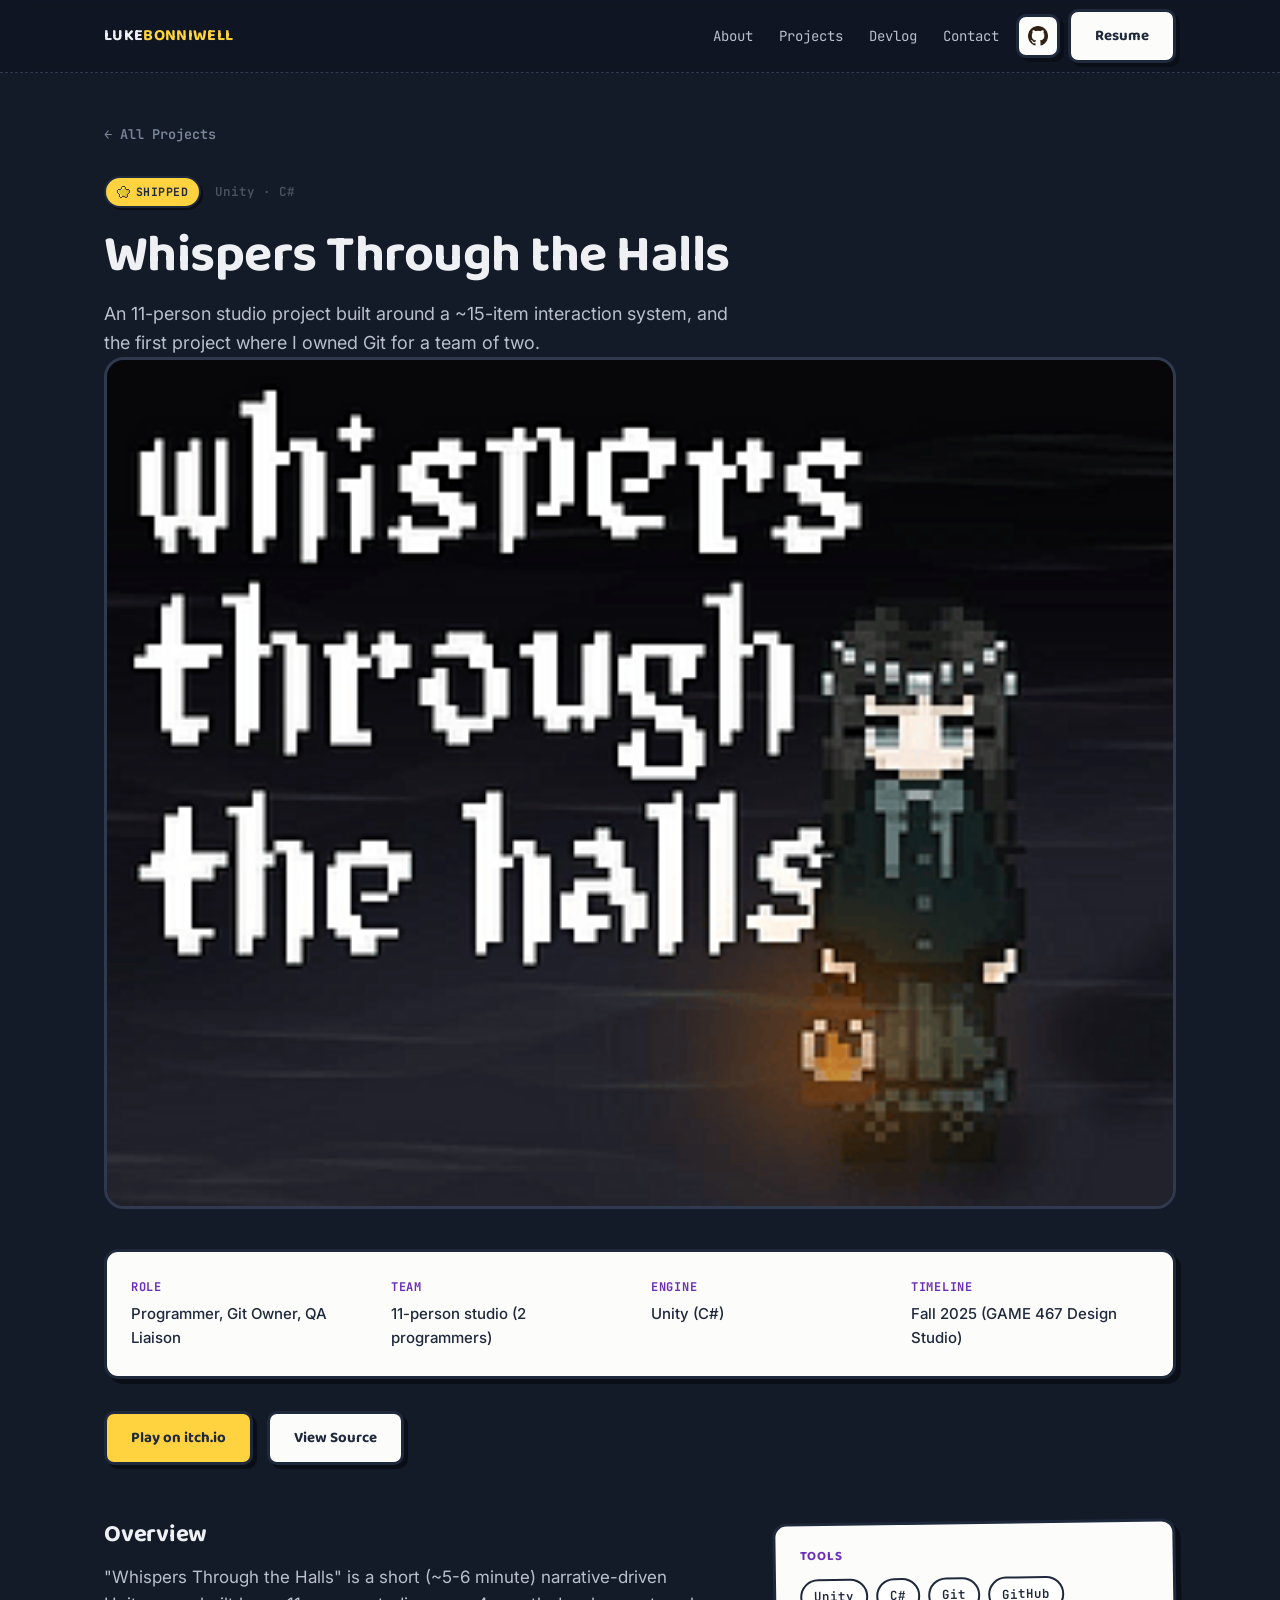
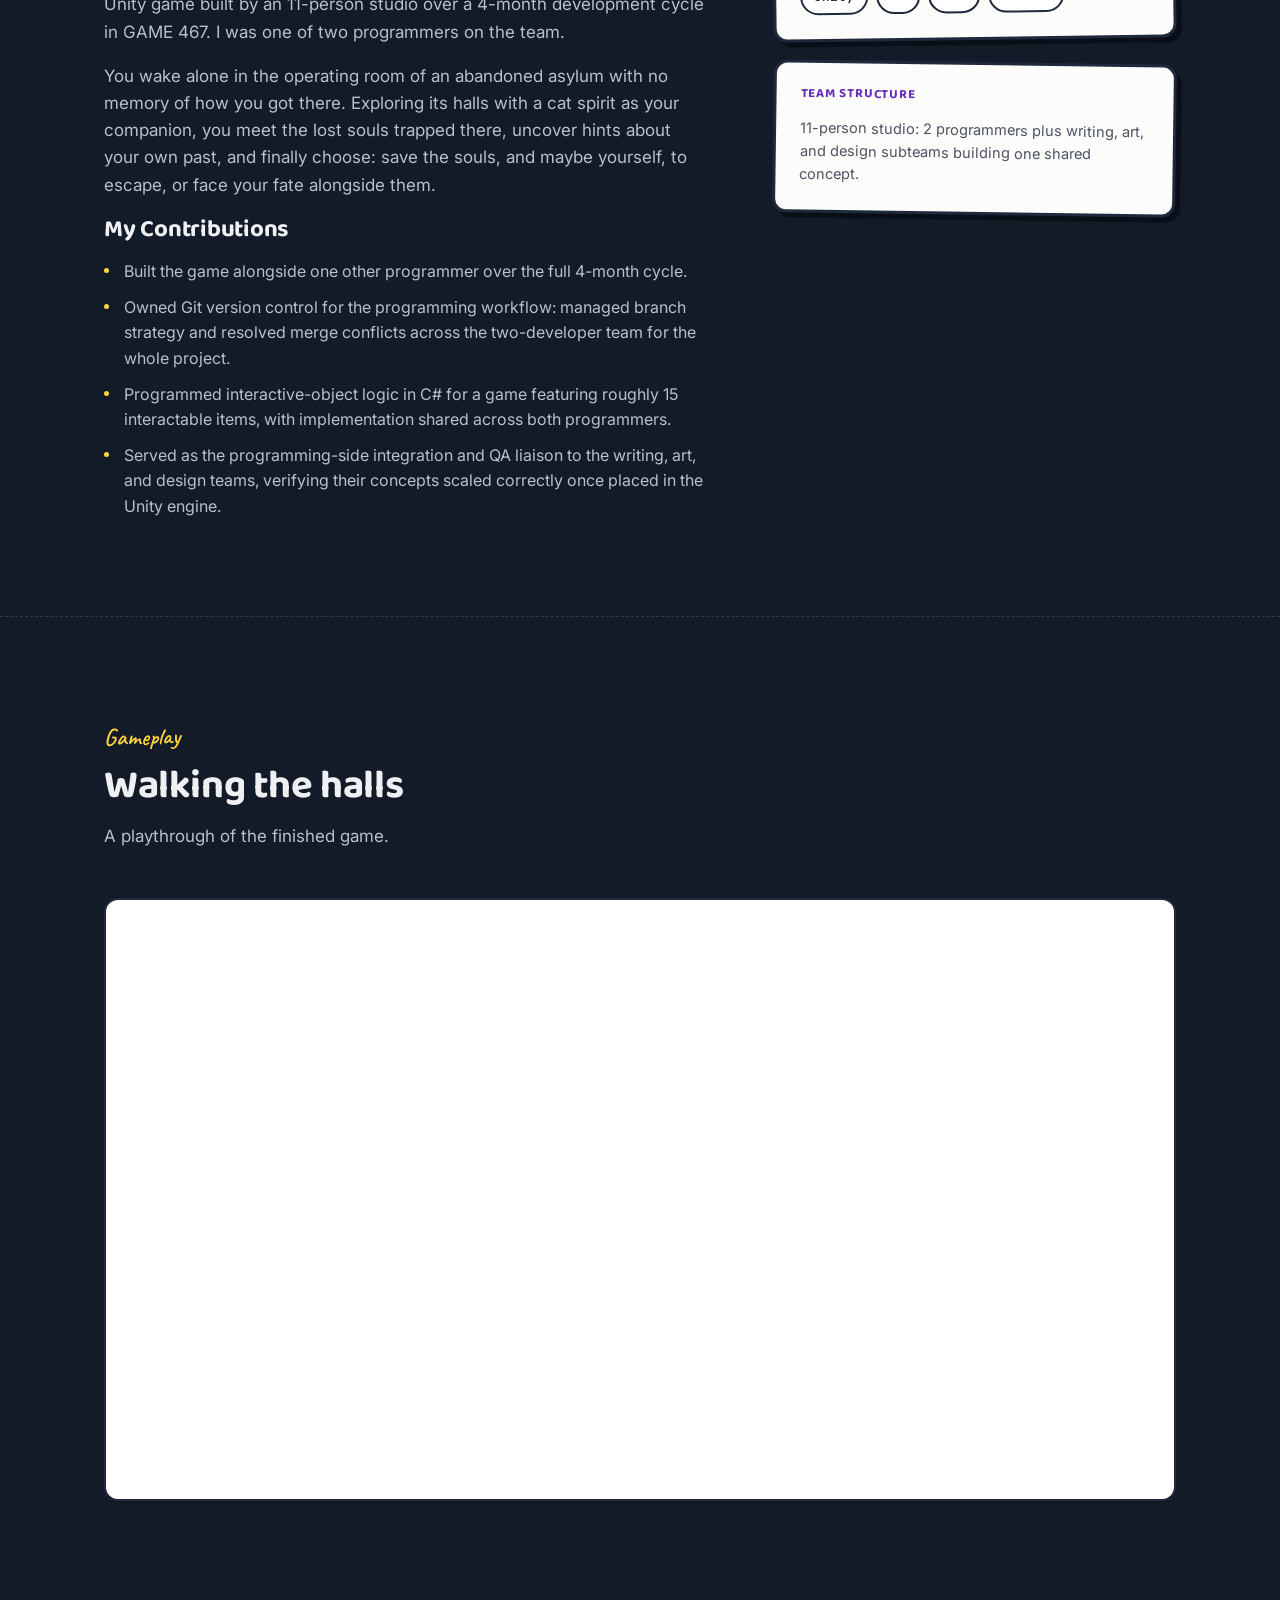
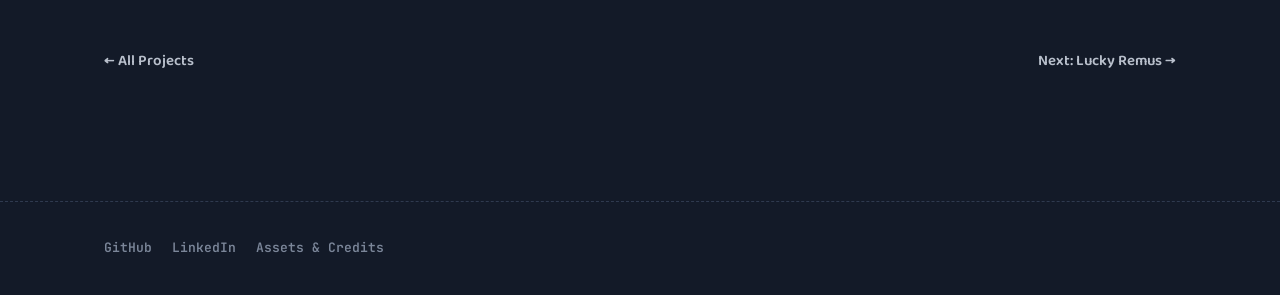
<file: projects/whispers-through-the-halls.html>
<!DOCTYPE html>
<html lang="en">
<head>
<meta charset="UTF-8">
<meta name="viewport" content="width=device-width, initial-scale=1.0">
<meta name="color-scheme" content="dark">
<title>Whispers Through the Halls | Luke Bonniwell</title>
<meta name="description" content="Whispers Through the Halls, an 11-person Unity studio project. Programmer and Git owner.">
<meta property="og:title" content="Whispers Through the Halls | Luke Bonniwell">
<meta property="og:description" content="Whispers Through the Halls, an 11-person Unity studio project.">
<meta property="og:type" content="article">
<link rel="icon" type="image/svg+xml" href="../img/site/favicon.svg">
<link rel="preconnect" href="https://fonts.googleapis.com">
<link rel="preconnect" href="https://fonts.gstatic.com" crossorigin>
<link href="https://fonts.googleapis.com/css2?family=Baloo+2:wght@600;700;800&family=Caveat:wght@600;700&family=JetBrains+Mono:wght@400;500;600;700&family=Inter:wght@400;500;600&display=swap" rel="stylesheet">
<link rel="stylesheet" href="../css/style.css?v=20261119a">
</head>
<body>
<a class="skip-link" href="#main">Skip to content</a>

<header class="site-header">
  <div class="wrap header-inner">
    <a href="../index.html" class="logo">LUKE<span>BONNIWELL</span></a>
    <nav class="site-nav" data-nav>
      <a href="../index.html#about">About</a>
      <a href="../index.html#projects">Projects</a>
      <a class="devlog-toggle" href="../index.html#devlog">Devlog</a>
      <a href="../index.html#contact">Contact</a>
      <a class="btn btn-ghost btn-icon" href="https://github.com/Lukebonn" target="_blank" rel="noopener" title="GitHub">
        <img src="../img/icons/github.png" alt="GitHub" width="20" height="20">
      </a>
      <a class="btn btn-ghost" href="../resume/Luke-Bonniwell-Resume.pdf" target="_blank" rel="noopener">Resume</a>
    </nav>
    <button class="nav-toggle" data-nav-toggle aria-label="Toggle navigation" aria-expanded="false">
      <span></span><span></span><span></span>
    </button>
  </div>
</header>

<main id="main">

  <section class="project-hero">
    <div class="wrap">
      <a class="breadcrumb" href="../index.html#projects">← All Projects</a>
      <div class="project-hero-top">
        <span class="badge badge-shipped">Shipped</span>
        <span class="project-card-tools">Unity · C#</span>
      </div>
      <h1>Whispers Through the Halls</h1>
      <p class="project-tagline">An 11-person studio project built around a ~15-item interaction system, and the first project where I owned Git for a team of two.</p>

      <a class="media-frame project-cover fit-contain" href="https://udel.itch.io/whispers-through-the-halls" target="_blank" rel="noopener">
        <img src="../img/projects/whispers-through-the-halls/cover.png" alt="Whispers Through the Halls gameplay screenshot">
      </a>

      <div class="project-meta-row">
        <div class="fact">
          <dt>Role</dt>
          <dd>Programmer, Git Owner, QA Liaison</dd>
        </div>
        <div class="fact">
          <dt>Team</dt>
          <dd>11-person studio (2 programmers)</dd>
        </div>
        <div class="fact">
          <dt>Engine</dt>
          <dd>Unity (C#)</dd>
        </div>
        <div class="fact">
          <dt>Timeline</dt>
          <dd>Fall 2025 (GAME 467 Design Studio)</dd>
        </div>
      </div>

      <div class="project-links">
        <a class="btn btn-primary" href="https://udel.itch.io/whispers-through-the-halls" target="_blank" rel="noopener">Play on itch.io</a>
        <a class="btn btn-ghost" href="https://github.com/Lukebonn/Game-467-Project-Luke" target="_blank" rel="noopener">View Source</a>
      </div>
    </div>
  </section>

  <section class="section" style="border-top: none; padding-top: 0;">
    <div class="wrap">
      <div class="project-body">
        <div class="prose">
          <h2>Overview</h2>
          <p>"Whispers Through the Halls" is a short (~5-6 minute) narrative-driven Unity game built by an 11-person studio over a 4-month development cycle in GAME 467. I was one of two programmers on the team.</p>
          <p>You wake alone in the operating room of an abandoned asylum with no memory of how you got there. Exploring its halls with a cat spirit as your companion, you meet the lost souls trapped there, uncover hints about your own past, and finally choose: save the souls, and maybe yourself, to escape, or face your fate alongside them.</p>

          <h2>My Contributions</h2>
          <ul>
            <li>Built the game alongside one other programmer over the full 4-month cycle.</li>
            <li>Owned Git version control for the programming workflow: managed branch strategy and resolved merge conflicts across the two-developer team for the whole project.</li>
            <li>Programmed interactive-object logic in C# for a game featuring roughly 15 interactable items, with implementation shared across both programmers.</li>
            <li>Served as the programming-side integration and QA liaison to the writing, art, and design teams, verifying their concepts scaled correctly once placed in the Unity engine.</li>
          </ul>
        </div>

        <aside>
          <div class="side-card">
            <h3>Tools</h3>
            <div class="tag-row">
              <span class="tag">Unity</span>
              <span class="tag">C#</span>
              <span class="tag">Git</span>
              <span class="tag">GitHub</span>
            </div>
          </div>
          <div class="side-card">
            <h3>Team Structure</h3>
            <p style="margin:0; font-size:14.5px;">11-person studio: 2 programmers plus writing, art, and design subteams building one shared concept.</p>
          </div>
        </aside>
      </div>
    </div>
  </section>

  <section class="section" id="devlog">
    <div class="wrap">
      <div class="section-head">
        <span class="eyebrow">Gameplay</span>
        <h2>Walking the halls</h2>
        <p>A playthrough of the finished game.</p>
      </div>
      <div class="video-embed">
        <iframe src="https://www.youtube.com/embed/MfVtd9m5dO8" title="Whispers Through the Halls gameplay" loading="lazy" allow="accelerometer; autoplay; clipboard-write; encrypted-media; gyroscope; picture-in-picture; web-share" allowfullscreen></iframe>
      </div>
    </div>
  </section>

  <section class="section next-project-section" style="padding-top: 0; border-top: none;">
    <div class="wrap">
      <div class="next-project">
        <a href="../index.html#projects">← All Projects</a>
        <a href="project-remus.html">Next: Lucky Remus →</a>
      </div>
    </div>
  </section>

</main>

<footer class="site-footer">
  <div class="wrap footer-inner">
    <div class="footer-links">
      <a href="https://github.com/Lukebonn" target="_blank" rel="noopener">GitHub</a>
      <a href="https://www.linkedin.com/in/luke-bonniwell" target="_blank" rel="noopener">LinkedIn</a>
      <a href="../credits.html">Assets &amp; Credits</a>
    </div>
  </div>
</footer>

<script src="../js/main.js?v=20261119a" defer></script>
<script src="../js/views.js?v=20261119a" defer></script>
</body>
</html>
</file>
<file: css/style.css>
:root {
  color-scheme: dark;
  /* Night navy page, off-white paper cards, navy ink and a pastel
     highlighter set. --rose is the second accent (purple now); the
     name stayed so nothing else had to change. */
  --bg: #131a28;
  --bg-header: rgba(15, 21, 33, 0.88);
  --ink: #1f293c;
  --ink-soft: #4b5361;
  --cream: #fcfcfa;
  --cream-soft: #f0efe9;
  --text: #eef0f3;
  --text-dim: #b9c0cc;
  --text-faint: #7b8699;
  --accent: #ffd23f;
  --accent-strong: #b45800;
  --accent-soft: rgba(255, 210, 63, 0.16);
  --rose: #9d5fff;
  --rose-strong: #6a2fb8;
  --rose-soft: rgba(157, 95, 255, 0.18);
  --border: #2f3a4f;
  --border-soft: #222b3c;
  --shadow-ink: #0a0e17;
  /* highlighter colors, as "r, g, b" so they can take any alpha */
  --hl-blue: 185, 231, 236;
  --hl-purple: 235, 204, 255;
  --hl-peach: 255, 216, 181;
  --hl-yellow: 255, 234, 71;
  --hl-green: 139, 218, 185;
  --hl-pink: 253, 180, 172;
  --hl: var(--hl-yellow);
  --font-display: 'Baloo 2', 'Segoe UI', sans-serif;
  --font-hand: 'Caveat', 'Segoe UI', cursive;
  --font-body: 'Inter', 'Segoe UI', sans-serif;
  --font-mono: 'JetBrains Mono', 'Consolas', monospace;
  --maxw: 1120px;
  --radius-sm: 8px;
  --radius: 14px;
  --radius-lg: 20px;
  --header-h: 73px;
}

* {
  box-sizing: border-box;
}

html {
  scroll-behavior: smooth;
}

body {
  margin: 0;
  background-color: var(--bg);
  color: var(--text);
  font-family: var(--font-body);
  font-size: 16px;
  line-height: 1.6;
  -webkit-font-smoothing: antialiased;
}

img {
  max-width: 100%;
  display: block;
}

a {
  color: inherit;
  text-decoration: none;
}

h1, h2, h3, h4 {
  font-family: var(--font-display);
  line-height: 1.15;
  margin: 0;
  font-weight: 700;
  letter-spacing: -0.01em;
}

p {
  margin: 0 0 1em;
  color: var(--text-dim);
}

ul {
  margin: 0;
  padding: 0;
  list-style: none;
}

button {
  font-family: inherit;
}

.wrap {
  max-width: var(--maxw);
  margin: 0 auto;
  padding: 0 24px;
}

.sr-only {
  position: absolute;
  width: 1px;
  height: 1px;
  overflow: hidden;
  clip: rect(0 0 0 0);
  white-space: nowrap;
}

.skip-link {
  position: absolute;
  left: 16px;
  top: -60px;
  background: var(--accent);
  color: var(--ink);
  padding: 10px 16px;
  border-radius: var(--radius-sm);
  font-weight: 700;
  z-index: 999;
  transition: top 0.2s ease;
}

.skip-link:focus {
  top: 16px;
}

.eyebrow {
  display: flex;
  align-items: center;
  gap: 10px;
  font-family: var(--font-hand);
  font-size: 24px;
  font-weight: 600;
  color: var(--accent);
  margin-bottom: 12px;
  transform: rotate(-1deg);
}

.eyebrow-num {
  display: inline-flex;
  align-items: center;
  justify-content: center;
  font-family: var(--font-display);
  font-size: 13px;
  font-weight: 700;
  color: var(--ink);
  background: var(--accent);
  border: 2px solid var(--ink);
  border-radius: 6px;
  box-shadow: 2px 2px 0 var(--shadow-ink);
  width: 30px;
  height: 26px;
  transform: rotate(2deg);
}

.section {
  padding: 96px 0;
  border-top: 1px dashed var(--border);
}

.snap-section {
  min-height: calc(100vh - var(--header-h));
  display: flex;
  flex-direction: column;
  justify-content: center;
  scroll-margin-top: var(--header-h);
}

.section-head {
  max-width: 620px;
  margin-bottom: 48px;
}

.section-head h2 {
  font-size: clamp(28px, 4vw, 40px);
  margin-bottom: 14px;
  color: var(--text);
}

.section-head p {
  margin: 0;
  font-size: 17px;
}

.btn {
  display: inline-flex;
  align-items: center;
  gap: 8px;
  padding: 12px 24px;
  border-radius: 10px;
  font-family: var(--font-display);
  font-size: 15px;
  font-weight: 700;
  border: 3px solid var(--ink);
  box-shadow: 4px 4px 0 var(--shadow-ink);
  transition: transform 0.12s ease, box-shadow 0.12s ease;
  cursor: pointer;
  white-space: nowrap;
}

.btn:hover {
  transform: translate(-2px, -2px);
  box-shadow: 6px 6px 0 var(--shadow-ink);
}

.btn:active {
  transform: translate(4px, 4px);
  box-shadow: 0 0 0 var(--shadow-ink);
}

.btn-primary {
  background: var(--accent);
  color: var(--ink);
}

.btn-ghost {
  background: var(--cream);
  color: var(--ink);
}

.btn-sm {
  padding: 8px 16px;
  font-size: 13px;
  border-width: 2px;
  box-shadow: 3px 3px 0 var(--shadow-ink);
}

.btn-block {
  width: 100%;
  justify-content: center;
}

.site-header {
  position: sticky;
  top: 0;
  z-index: 500;
  background: var(--bg-header);
  backdrop-filter: blur(14px);
  border-bottom: 1px dashed var(--border);
}

.header-inner {
  display: flex;
  align-items: center;
  justify-content: space-between;
  height: 72px;
}

.logo {
  font-family: var(--font-display);
  font-weight: 700;
  font-size: 16px;
  letter-spacing: 0.02em;
  color: var(--text);
}

.logo span {
  color: var(--accent);
}

.site-nav {
  display: flex;
  align-items: center;
  gap: 26px;
  font-family: var(--font-mono);
  font-size: 14px;
}

.site-nav a:not(.btn) {
  color: var(--text-dim);
  transition: color 0.15s ease;
}

.site-nav a:not(.btn):hover,
.site-nav a.is-active {
  color: var(--accent);
}

.btn-icon {
  padding: 0;
  width: 44px;
  height: 44px;
  justify-content: center;
  flex-shrink: 0;
}

.btn-icon img {
  width: 20px;
  height: 20px;
}

.nav-toggle {
  display: none;
  flex-direction: column;
  justify-content: center;
  gap: 5px;
  width: 40px;
  height: 40px;
  background: var(--cream);
  border: 2px solid var(--ink);
  border-radius: var(--radius-sm);
  box-shadow: 3px 3px 0 var(--shadow-ink);
}

.nav-toggle span {
  height: 2px;
  background: var(--ink);
  margin: 0 8px;
  transition: transform 0.2s ease, opacity 0.2s ease;
}

.hero {
  min-height: calc(100vh - var(--header-h));
  display: flex;
  align-items: center;
  padding: 48px 0;
  position: relative;
  scroll-margin-top: var(--header-h);
}

.hero-grid {
  display: grid;
  grid-template-columns: 230px 1fr 300px;
  gap: 44px;
  align-items: center;
  width: 100%;
}

.hero-copy {
  max-width: 560px;
}

.photo-card {
  width: 100%;
  max-width: 260px;
  margin: 0 auto;
  background: var(--cream);
  border: 3px solid var(--ink);
  border-radius: var(--radius-lg);
  padding: 12px;
  box-shadow: 7px 7px 0 var(--shadow-ink);
  transform: rotate(-2deg);
}

.photo-card .media-frame {
  aspect-ratio: 4 / 5;
  border-radius: var(--radius);
}

.photo-card-caption {
  text-align: center;
  margin-top: 12px;
}

.photo-card-caption strong {
  display: block;
  font-family: var(--font-display);
  font-size: 15px;
  color: var(--ink);
}

.photo-card-caption span {
  display: block;
  font-family: var(--font-mono);
  font-size: 11px;
  letter-spacing: 0.04em;
  text-transform: uppercase;
  color: var(--ink-soft);
  margin-top: 2px;
}

.terminal-card {
  width: 100%;
  max-width: 300px;
  margin: 0 auto;
  background: #0e1420;
  border: 3px solid var(--ink);
  border-radius: var(--radius);
  box-shadow: 6px 6px 0 var(--shadow-ink);
  overflow: hidden;
  transform: rotate(1.5deg);
  font-family: var(--font-mono);
}

.terminal-bar {
  display: flex;
  align-items: center;
  gap: 6px;
  padding: 9px 12px;
  background: var(--ink);
}

.terminal-dot {
  width: 9px;
  height: 9px;
  border-radius: 50%;
}

.terminal-dot.red {
  background: #e05a4e;
}

.terminal-dot.yellow {
  background: #e0b23c;
}

.terminal-dot.green {
  background: #7cb87c;
}

.terminal-title {
  margin-left: 6px;
  font-size: 11px;
  color: var(--cream-soft);
  opacity: 0.7;
}

.terminal-body {
  padding: 16px;
  font-size: 12.5px;
  line-height: 1.8;
  color: #d7e6c9;
}

.terminal-body .t-prompt {
  color: var(--accent);
}

.terminal-body .t-comment {
  color: var(--text-faint);
  display: block;
  margin-bottom: 6px;
}

.terminal-cursor {
  display: inline-block;
  width: 7px;
  height: 13px;
  background: var(--accent);
  vertical-align: middle;
  margin-left: 2px;
  animation: blink 1s step-end infinite;
}

@keyframes blink {
  50% {
    opacity: 0;
  }
}

.hero-kicker {
  font-family: var(--font-hand);
  font-size: 24px;
  font-weight: 600;
  color: var(--accent);
  margin-bottom: 4px;
  transform: rotate(-1.5deg);
  display: inline-block;
}

.hero h1 {
  font-size: clamp(38px, 5.5vw, 62px);
  margin-bottom: 6px;
  color: var(--text);
}

.hero-role {
  font-family: var(--font-display);
  font-size: clamp(14px, 2vw, 17px);
  color: var(--text-dim);
  margin: 12px 0 16px;
  font-weight: 600;
}

.hero-lede {
  font-size: 16.5px;
  max-width: 600px;
  margin-bottom: 20px;
}

.hero-stats {
  display: flex;
  flex-wrap: wrap;
  gap: 12px;
  margin-bottom: 24px;
}

.hero-stat {
  display: flex;
  align-items: baseline;
  gap: 7px;
  background: var(--cream);
  border: 2px solid var(--ink);
  border-radius: 10px;
  padding: 7px 13px;
  box-shadow: 3px 3px 0 var(--shadow-ink);
}

.hero-stat:nth-child(1) {
  transform: rotate(-1.2deg);
}

.hero-stat:nth-child(2) {
  transform: rotate(1deg);
}

.hero-stat:nth-child(3) {
  transform: rotate(-0.6deg);
}

.hero-stat-num {
  font-family: var(--font-display);
  font-weight: 800;
  font-size: 17px;
  color: var(--ink);
}

.hero-stat-label {
  font-family: var(--font-mono);
  font-weight: 600;
  font-size: 11.5px;
  letter-spacing: 0.03em;
  text-transform: uppercase;
  color: var(--ink-soft);
}

.hero-actions {
  display: flex;
  flex-wrap: wrap;
  gap: 16px;
  margin-bottom: 20px;
}

.hero-actions .btn img {
  width: 17px;
  height: 17px;
}

.hero-links {
  display: flex;
  flex-wrap: wrap;
  gap: 20px;
  font-family: var(--font-display);
  font-size: 13.5px;
  font-weight: 600;
}

.hero-links a {
  color: var(--text-dim);
  border-bottom: 2px dashed transparent;
  padding-bottom: 2px;
  transition: color 0.15s ease, border-color 0.15s ease;
}

.hero-links a:hover {
  color: var(--accent);
  border-color: var(--accent);
}

.about-grid {
  display: grid;
  grid-template-columns: 1.4fr 1fr;
  gap: 64px;
  align-items: start;
}

.prose p {
  font-size: 17px;
}

.prose p:last-child {
  margin-bottom: 0;
}

.fact-list {
  display: flex;
  flex-direction: column;
  gap: 18px;
  background: var(--cream);
  border: 3px solid var(--ink);
  border-radius: var(--radius);
  padding: 26px;
  box-shadow: 6px 6px 0 var(--shadow-ink);
  transform: rotate(1deg);
}

.fact {
  display: flex;
  flex-direction: column;
  gap: 4px;
}

.fact dt {
  font-family: var(--font-mono);
  font-size: 12px;
  font-weight: 700;
  letter-spacing: 0.06em;
  text-transform: uppercase;
  color: var(--rose-strong);
}

.fact dd {
  margin: 0;
  font-size: 15px;
  color: var(--ink);
  font-weight: 500;
}

.timeline {
  display: flex;
  flex-direction: column;
  gap: 36px;
  margin-top: 12px;
}

.timeline-item {
  display: grid;
  grid-template-columns: 180px 1fr;
  gap: 28px;
}

.timeline-date {
  font-family: var(--font-display);
  font-size: 13px;
  font-weight: 600;
  color: var(--text-faint);
  padding-top: 3px;
}

.timeline-body h3 {
  font-size: 19px;
  margin-bottom: 2px;
  color: var(--text);
}

.timeline-org {
  font-family: var(--font-display);
  font-size: 14px;
  color: var(--accent);
  margin-bottom: 10px;
  display: block;
}

.timeline-body ul {
  display: flex;
  flex-direction: column;
  gap: 8px;
}

.timeline-body li {
  position: relative;
  padding-left: 18px;
  color: var(--text-dim);
  font-size: 15px;
}

.timeline-body li::before {
  content: '';
  position: absolute;
  left: 0;
  top: 9px;
  width: 5px;
  height: 5px;
  border-radius: 50%;
  background: var(--accent);
}

.about-sub {
  margin-top: 64px;
}

.about-sub-title {
  display: flex;
  align-items: center;
  gap: 10px;
  font-family: var(--font-mono);
  font-size: 13px;
  font-weight: 700;
  letter-spacing: 0.08em;
  text-transform: uppercase;
  color: var(--rose-strong);
  margin-bottom: 22px;
}

.about-sub-title::before {
  content: '//';
  color: var(--text-faint);
}

.skills-grid {
  display: grid;
  grid-template-columns: repeat(auto-fit, minmax(min(230px, 100%), 1fr));
  gap: 28px;
}

.terminal-card-wide {
  max-width: none;
  transform: none;
  box-shadow: 6px 6px 0 var(--shadow-ink);
}

.terminal-card-wide .terminal-body {
  padding: 6px 20px;
}

.game-row {
  display: flex;
  align-items: center;
  flex-wrap: wrap;
  gap: 6px 16px;
  padding: 13px 0;
  border-bottom: 1px dashed rgba(238, 240, 243, 0.1);
  font-size: 13px;
}

.game-row:last-child {
  border-bottom: none;
}

.game-status {
  font-size: 10px;
  flex-shrink: 0;
}

.game-status.shipped {
  color: var(--accent);
}

.game-status.progress {
  color: var(--rose);
}

.game-title {
  color: var(--text);
  min-width: 220px;
  flex: 1;
}

.game-engine {
  color: var(--text-faint);
  min-width: 90px;
}

.game-links {
  color: var(--text-faint);
}

.game-links a {
  color: var(--accent);
}

.game-links a:hover {
  color: var(--text);
  text-decoration: underline;
}

.skill-group {
  background: var(--cream);
  border: 3px solid var(--ink);
  border-radius: var(--radius);
  padding: 24px;
  box-shadow: 5px 5px 0 var(--shadow-ink);
  transition: transform 0.15s ease, box-shadow 0.15s ease;
}

.skill-group:nth-child(odd) {
  transform: rotate(-1deg);
}

.skill-group:nth-child(even) {
  transform: rotate(1deg);
}

.skill-group:hover {
  transform: rotate(0deg) translateY(-3px);
  box-shadow: 7px 7px 0 var(--shadow-ink);
}

.skill-group h3 {
  font-size: 14px;
  font-weight: 700;
  letter-spacing: 0.04em;
  text-transform: uppercase;
  color: var(--rose-strong);
  margin-bottom: 14px;
}

.tag-row {
  display: flex;
  flex-wrap: wrap;
  gap: 8px;
}

.tag {
  font-family: var(--font-mono);
  font-size: 12.5px;
  font-weight: 600;
  padding: 6px 12px;
  border-radius: 999px;
  border: 2px solid var(--ink);
  color: var(--ink);
  background: var(--cream-soft);
}

.skill-group .tag {
  background: #fff;
}

.projects-grid {
  display: grid;
  grid-template-columns: repeat(auto-fit, minmax(min(320px, 100%), 1fr));
  gap: 40px 28px;
}

.project-card {
  position: relative;
  background: var(--cream);
  border: 3px solid var(--ink);
  border-radius: var(--radius-lg);
  overflow: visible;
  display: flex;
  flex-direction: column;
  padding: 14px;
  box-shadow: 7px 7px 0 var(--shadow-ink);
  transition: transform 0.2s ease, box-shadow 0.2s ease;
}

.projects-grid .project-card:nth-child(3n+1) {
  transform: rotate(-1.3deg);
}

.projects-grid .project-card:nth-child(3n+2) {
  transform: rotate(0.9deg);
}

.projects-grid .project-card:nth-child(3n+3) {
  transform: rotate(-0.6deg);
}

.project-card::before {
  content: '';
  position: absolute;
  top: -14px;
  left: 28px;
  width: 58px;
  height: 24px;
  background: var(--accent);
  opacity: 0.9;
  transform: rotate(-4deg);
  box-shadow: 0 3px 5px rgba(0, 0, 0, 0.35);
  border-radius: 2px;
}

.projects-grid .project-card:nth-child(3n+2)::before {
  background: var(--rose);
  left: auto;
  right: 28px;
  transform: rotate(5deg);
}

.projects-grid .project-card:nth-child(3n+3)::before {
  transform: rotate(3deg);
  left: 40%;
}

.project-card:hover {
  transform: rotate(0deg) translateY(-6px);
  box-shadow: 9px 9px 0 var(--shadow-ink);
}

.media-frame {
  position: relative;
  display: block;
  width: 100%;
  aspect-ratio: 16 / 9;
  background: linear-gradient(135deg, #1c2536, #10151f);
  overflow: hidden;
  border-radius: var(--radius-sm);
}

.media-frame img {
  width: 100%;
  height: 100%;
  object-fit: cover;
}

.media-frame.fit-contain {
  aspect-ratio: auto;
  height: auto;
  background: none;
}

.media-frame.fit-contain img {
  height: auto;
  object-fit: initial;
}

.media-frame::after {
  content: attr(data-label);
  position: absolute;
  inset: 0;
  display: none;
  align-items: center;
  justify-content: center;
  text-align: center;
  padding: 18px;
  font-family: var(--font-display);
  font-size: 12.5px;
  font-weight: 600;
  color: var(--text-faint);
  border: 1px dashed var(--border);
  margin: 10px;
  border-radius: var(--radius-sm);
}

.media-frame.is-missing img {
  visibility: hidden;
}

.media-frame.is-missing::after {
  display: flex;
}

.project-card > .media-frame {
  border-radius: 10px;
}

.project-card-body {
  padding: 18px 8px 8px;
  display: flex;
  flex-direction: column;
  gap: 12px;
  flex: 1;
}

.project-card-top {
  display: flex;
  align-items: center;
  justify-content: space-between;
  gap: 10px;
  flex-wrap: wrap;
}

.badge {
  display: inline-flex;
  align-items: center;
  gap: 6px;
  font-family: var(--font-mono);
  font-size: 11.5px;
  font-weight: 700;
  letter-spacing: 0.04em;
  text-transform: uppercase;
  padding: 5px 11px;
  border-radius: 999px;
  border: 2px solid var(--ink);
  box-shadow: 2px 2px 0 var(--shadow-ink);
}

.badge::before {
  content: '';
  width: 13px;
  height: 13px;
  image-rendering: pixelated;
  background-size: contain;
  background-repeat: no-repeat;
  background-position: center;
}

.badge-shipped {
  background: var(--accent);
  color: var(--ink);
}

.badge-shipped::before {
  background-image: url(../img/ui/icon-star.png);
}

.badge-progress {
  background: var(--rose);
  color: var(--cream);
}

.badge-progress::before {
  background-image: url(../img/icons/wrench.png);
}

/* paused projects: a two-bar pause glyph */
.badge-hold {
  background: var(--cream-soft);
  color: var(--ink);
}

.badge-hold::before {
  width: 11px;
  height: 11px;
  background: linear-gradient(90deg, var(--ink) 0 35%, transparent 35% 65%, var(--ink) 65%);
}

.project-card-tools {
  font-family: var(--font-mono);
  font-size: 12.5px;
  font-weight: 600;
  color: var(--ink-soft);
}

.project-card-body h3 {
  font-size: 21px;
  color: var(--ink);
}

.project-card-body h3 a:hover {
  color: var(--rose-strong);
}

.project-card-body > p {
  font-size: 14.5px;
  margin: 0;
  flex: 1;
  color: var(--ink-soft);
}

.project-card-links {
  display: flex;
  flex-wrap: wrap;
  gap: 16px;
  margin-top: 6px;
  font-family: var(--font-display);
  font-size: 13.5px;
  font-weight: 600;
}

.project-card-links a {
  color: var(--ink);
  border-bottom: 2px dashed transparent;
  padding-bottom: 1px;
}

.project-card-links a:hover {
  color: var(--rose-strong);
  border-color: var(--rose-strong);
}

.devlog-feed {
  display: flex;
  flex-direction: column;
  gap: 18px;
}

.devlog-feed-item {
  position: relative;
  display: grid;
  grid-template-columns: 160px 1fr auto;
  align-items: center;
  gap: 24px;
  padding: 22px 26px;
  background: var(--cream);
  border: 3px solid var(--ink);
  border-radius: var(--radius);
  box-shadow: 5px 5px 0 var(--shadow-ink);
  transition: transform 0.15s ease, box-shadow 0.15s ease;
}

.devlog-feed-item:nth-child(odd) {
  transform: rotate(-0.5deg);
}

.devlog-feed-item:nth-child(even) {
  transform: rotate(0.5deg);
}

.devlog-feed-item:hover {
  transform: rotate(0deg) translateY(-3px);
  box-shadow: 7px 7px 0 var(--shadow-ink);
}

.devlog-feed-meta {
  font-family: var(--font-mono);
  font-size: 12.5px;
  font-weight: 600;
  color: var(--rose-strong);
}

.devlog-feed-meta span {
  display: block;
}

.devlog-feed-main h3 {
  font-size: 18px;
  margin-bottom: 6px;
  color: var(--ink);
}

.devlog-feed-main p {
  margin: 0;
  font-size: 14.5px;
  color: var(--ink-soft);
}

.devlog-feed-tags {
  display: flex;
  gap: 8px;
  margin-top: 10px;
}

.devlog-feed-cta {
  font-family: var(--font-display);
  font-weight: 700;
  font-size: 13.5px;
  color: var(--accent-strong);
  white-space: nowrap;
}

.devlog-book {
  position: relative;
  width: 210px;
  height: 150px;
  margin: 0 auto 12px;
}

.devlog-book img {
  position: absolute;
  image-rendering: pixelated;
}

.devlog-book .book-cover {
  width: 200px;
  top: 6px;
  left: 5px;
  transform: rotate(-4deg);
}

.devlog-book .book-page-left {
  width: 92px;
  top: 0;
  left: 12px;
  transform: rotate(-2deg);
}

.devlog-book .book-page-right {
  width: 92px;
  top: 0;
  right: 12px;
  transform: rotate(2deg);
}

.contact-grid {
  display: grid;
  grid-template-columns: 1fr 1fr;
  gap: 48px;
  align-items: center;
}

.contact-links {
  display: flex;
  flex-direction: column;
  gap: 4px;
}

.contact-link {
  display: flex;
  align-items: center;
  gap: 12px;
  justify-content: space-between;
  padding: 18px 4px;
  border-bottom: 1px dashed var(--border);
  font-family: var(--font-display);
  font-weight: 600;
  font-size: 17px;
  color: var(--text);
  transition: color 0.15s ease, padding-left 0.15s ease;
}

.contact-link:hover {
  color: var(--accent);
  padding-left: 10px;
}

.contact-link small {
  font-family: var(--font-body);
  font-weight: 400;
  font-size: 13px;
  color: var(--text-faint);
}

.contact-link-label {
  display: flex;
  align-items: center;
  gap: 12px;
}

.contact-icon {
  width: 20px;
  height: 20px;
  image-rendering: pixelated;
  flex-shrink: 0;
}

.site-footer {
  border-top: 1px dashed var(--border);
  padding: 36px 0;
}

.footer-inner {
  display: flex;
  align-items: center;
  justify-content: space-between;
  flex-wrap: wrap;
  gap: 16px;
  font-family: var(--font-mono);
  font-size: 13px;
  font-weight: 600;
  color: var(--text-faint);
}

.footer-inner a {
  color: var(--text-faint);
}

.footer-inner a:hover {
  color: var(--accent);
}

.footer-links {
  display: flex;
  flex-wrap: wrap;
  gap: 8px 20px;
}

.project-hero {
  padding: 48px 0 56px;
}

.breadcrumb {
  display: inline-flex;
  align-items: center;
  gap: 8px;
  font-family: var(--font-mono);
  font-weight: 600;
  font-size: 13.5px;
  color: var(--text-faint);
  margin-bottom: 28px;
}

.breadcrumb:hover {
  color: var(--accent);
}

.project-hero-top {
  display: flex;
  align-items: center;
  gap: 14px;
  margin-bottom: 18px;
}

.project-hero h1 {
  font-size: clamp(32px, 5vw, 52px);
  margin-bottom: 14px;
  color: var(--text);
}

.project-tagline {
  font-size: 18px;
  max-width: 640px;
  margin-bottom: 0;
}

.project-meta-row {
  display: grid;
  grid-template-columns: repeat(auto-fit, minmax(150px, 1fr));
  gap: 22px;
  margin: 40px 0 32px;
  padding: 26px 24px;
  background: var(--cream);
  border: 3px solid var(--ink);
  border-radius: var(--radius);
  box-shadow: 5px 5px 0 var(--shadow-ink);
}

.project-meta-row .fact dt {
  color: var(--rose-strong);
}

.project-meta-row .fact dd {
  color: var(--ink);
}

.project-cover {
  border-radius: var(--radius-lg);
  margin-bottom: 8px;
  border: 3px solid var(--border);
}

.project-links {
  display: flex;
  flex-wrap: wrap;
  gap: 14px;
  margin-top: 28px;
}

.project-body {
  display: grid;
  grid-template-columns: 1.5fr 1fr;
  gap: 64px;
  align-items: start;
}

.project-body h2 {
  font-size: 24px;
  margin-bottom: 16px;
  color: var(--text);
}

.project-body .prose ul {
  display: flex;
  flex-direction: column;
  gap: 10px;
  margin-top: 6px;
}

.project-body .prose ul + h2 {
  margin-top: 30px;
}

.project-body .prose li {
  position: relative;
  padding-left: 20px;
  color: var(--text-dim);
}

.project-body .prose li::before {
  content: '';
  position: absolute;
  left: 0;
  top: 9px;
  width: 5px;
  height: 5px;
  border-radius: 50%;
  background: var(--accent);
}

.side-card {
  background: var(--cream);
  border: 3px solid var(--ink);
  border-radius: var(--radius);
  padding: 24px;
  margin-bottom: 22px;
  box-shadow: 5px 5px 0 var(--shadow-ink);
  transform: rotate(-0.8deg);
}

.side-card:nth-of-type(2) {
  transform: rotate(0.8deg);
}

.side-card h3 {
  font-size: 13px;
  font-weight: 700;
  letter-spacing: 0.06em;
  text-transform: uppercase;
  color: var(--rose-strong);
  margin-bottom: 14px;
}

.side-card .tag-row {
  gap: 8px;
}

.side-card .tag {
  background: #fff;
}

.side-card p {
  color: var(--ink-soft);
}

.gallery-grid {
  display: grid;
  grid-template-columns: repeat(auto-fit, minmax(min(260px, 100%), 1fr));
  gap: 18px;
  margin-top: 20px;
}

.video-embed {
  position: relative;
  width: 100%;
  aspect-ratio: 16 / 9;
  border-radius: var(--radius);
  overflow: hidden;
  border: 2px solid var(--border-soft);
  margin: 20px 0;
}

.video-embed iframe,
.video-embed video {
  position: absolute;
  inset: 0;
  width: 100%;
  height: 100%;
  border: 0;
}

.video-embed video {
  background: #000;
  object-fit: contain;
}

.gallery-grid .media-frame {
  border-radius: var(--radius);
}

.devlog-entry {
  position: relative;
  background: var(--cream);
  border: 3px solid var(--ink);
  border-radius: var(--radius);
  padding: 32px 30px;
  margin-bottom: 34px;
  box-shadow: 6px 6px 0 var(--shadow-ink);
}

.devlog-entry:nth-of-type(odd) {
  transform: rotate(-0.7deg);
}

.devlog-entry:nth-of-type(even) {
  transform: rotate(0.6deg);
}

.devlog-entry:first-of-type {
  margin-top: 8px;
}

.devlog-entry-head {
  display: flex;
  align-items: baseline;
  justify-content: space-between;
  flex-wrap: wrap;
  gap: 10px;
  margin-bottom: 8px;
}

.devlog-entry-date {
  font-family: var(--font-mono);
  font-weight: 600;
  font-size: 13px;
  color: var(--rose-strong);
}

.devlog-entry h3 {
  font-size: 23px;
  margin-bottom: 16px;
  color: var(--ink);
}

.devlog-entry .prose p {
  color: var(--ink-soft);
}

.devlog-entry .media-frame {
  border-radius: var(--radius);
  margin: 20px 0;
  border: 2px solid var(--border-soft);
}

.devlog-entry .tag-row {
  margin-top: 18px;
}

.devlog-entry .tag {
  background: #fff;
}

.next-project {
  display: flex;
  align-items: center;
  justify-content: space-between;
  gap: 20px;
  padding: 32px 0;
  font-family: var(--font-display);
  font-weight: 600;
}

.next-project a {
  font-size: 15px;
  color: var(--text-dim);
}

.next-project a:hover {
  color: var(--accent);
}

.placeholder-note {
  background: rgb(var(--hl-peach));
  border: 3px solid var(--ink);
  color: var(--ink);
  border-radius: var(--radius-sm);
  padding: 16px 20px;
  font-size: 14px;
  font-weight: 500;
  margin-bottom: 28px;
  box-shadow: 4px 4px 0 var(--shadow-ink);
  transform: rotate(-0.6deg);
}

.credits-list {
  display: flex;
  flex-direction: column;
  gap: 22px;
}

.credit-card {
  background: var(--cream);
  border: 3px solid var(--ink);
  border-radius: var(--radius);
  padding: 24px 26px;
  box-shadow: 5px 5px 0 var(--shadow-ink);
  color: var(--ink);
}

.credit-card h3 {
  font-size: 18px;
  margin-bottom: 8px;
  color: var(--ink);
}

.credit-card p {
  color: var(--ink-soft);
  margin-bottom: 6px;
}

.credit-card a {
  color: var(--rose-strong);
  font-weight: 600;
  border-bottom: 2px dashed var(--rose-strong);
}

@media (max-width: 900px) {
  .about-grid,
  .project-body,
  .hero-grid {
    grid-template-columns: 1fr;
    gap: 28px;
  }

  .hero-copy {
    order: 1;
    max-width: none;
  }

  .photo-card {
    order: 2;
    max-width: 320px;
    background: none;
    border: none;
    box-shadow: none;
    transform: none;
    padding: 0;
  }

  .photo-card .media-frame {
    aspect-ratio: auto;
    min-height: 220px;
    border-radius: 0;
    background: none;
  }

  .photo-card-caption {
    display: none;
  }

  .terminal-card {
    order: 3;
  }

  .contact-grid {
    grid-template-columns: 1fr;
  }

  .timeline-item {
    grid-template-columns: 1fr;
    gap: 8px;
  }

  .devlog-feed-item {
    grid-template-columns: 1fr;
    gap: 8px;
  }

  .devlog-feed-cta {
    justify-self: start;
  }
}

@media (max-width: 720px) {
  .section {
    padding: 64px 0;
  }
}

/* The full nav (with Devlog) plus the coin counter needs ~980px,
   so the menu collapses into the toggle at 1024px and below. */
@media (max-width: 1024px) {
  .nav-toggle {
    display: flex;
  }

  .site-nav {
    position: absolute;
    top: 72px;
    left: 0;
    right: 0;
    background: var(--bg);
    border-bottom: 1px dashed var(--border);
    flex-direction: column;
    align-items: flex-start;
    gap: 0;
    padding: 8px 24px 20px;
    transform: translateY(-12px);
    opacity: 0;
    pointer-events: none;
    transition: opacity 0.2s ease, transform 0.2s ease;
  }

  .site-nav a:not(.btn) {
    width: 100%;
    padding: 14px 0;
    border-bottom: 1px dashed var(--border-soft);
  }

  .site-nav .btn {
    margin-top: 14px;
  }

  body.nav-open .site-nav {
    opacity: 1;
    transform: none;
    pointer-events: auto;
  }

  body.nav-open .nav-toggle span:nth-child(1) {
    transform: translateY(7px) rotate(45deg);
  }

  body.nav-open .nav-toggle span:nth-child(2) {
    opacity: 0;
  }

  body.nav-open .nav-toggle span:nth-child(3) {
    transform: translateY(-7px) rotate(-45deg);
  }
}

@media (max-width: 560px) {
  .project-meta-row {
    grid-template-columns: repeat(2, 1fr);
  }

  .hero-actions,
  .hero-links {
    gap: 12px;
  }
}

/* ============================================================
   DEVLOG MODE TOGGLE
   Every devlog nav link, the hero "Read the Devlog" CTA, the
   homepage Devlog feed section, and each project page's own
   Devlog section are tagged .devlog-toggle in the HTML.

   Devlog is currently ON. To go back to portfolio-only mode,
   uncomment the rule below and renumber the homepage eyebrows
   (with the devlog showing: About 01 / Experience 02 /
   Projects 03 / Devlog 04 / Contact 05; without it, Contact
   goes back to 04).
   ============================================================ */
/*
.devlog-toggle {
  display: none !important;
}
*/

/* ============================================================
   SKILLS ANCHOR
   "Skills" nav link jumps to the "Tools of the Trade" block
   inside #about; keep it clear of the sticky header.
   ============================================================ */
#skills {
  scroll-margin-top: calc(var(--header-h) + 24px);
}

/* ============================================================
   EXPERIENCE CARDS
   Reuses .projects-grid / .project-card. These cards carry no
   media frame, so tighten the top padding the image would fill.
   ============================================================ */
#experience .project-card {
  padding-top: 20px;
}

#experience .project-card-body {
  padding-top: 6px;
}

#experience .project-card-top {
  align-items: flex-start;
}

/* ============================================================
   SIDE QUESTS
   Smaller projects (jams, experiments) listed as compact rows
   under the three main project cards. Each row is one <li> in
   index.html; add .is-progress to .side-quest-status for a
   project that hasn't shipped yet.
   ============================================================ */
.side-quests {
  margin-top: 80px;
}

.side-quest-list {
  border-top: 1px dashed var(--border);
}

.side-quest {
  display: grid;
  grid-template-columns: 136px 1fr auto;
  align-items: center;
  gap: 26px;
  padding: 22px 0;
  border-bottom: 1px dashed var(--border);
}

.side-quest-thumb {
  display: block;
  aspect-ratio: 181 / 144;
  background: var(--shadow-ink);
  border: 3px solid var(--ink);
  border-radius: var(--radius-sm);
  overflow: hidden;
  box-shadow: 4px 4px 0 var(--shadow-ink);
  transform: rotate(-1.5deg);
  transition: transform 0.15s ease;
}

.side-quest-thumb img {
  width: 100%;
  height: 100%;
  object-fit: cover;
}

.side-quest:hover .side-quest-thumb {
  transform: rotate(0deg) translateY(-2px);
}

.side-quest-head {
  display: flex;
  flex-wrap: wrap;
  align-items: baseline;
  gap: 4px 14px;
  margin-bottom: 6px;
}

.side-quest h4 {
  font-size: 19px;
  color: var(--text);
}

.side-quest h4 a:hover {
  color: var(--accent);
}

.side-quest-meta {
  font-family: var(--font-mono);
  font-size: 12.5px;
  font-weight: 600;
  color: var(--text-faint);
}

.side-quest-status {
  color: var(--accent);
}

.side-quest-status.is-progress {
  color: var(--rose);
}

.side-quest p {
  margin: 0;
  font-size: 14.5px;
  max-width: 620px;
}

.side-quest-links {
  display: flex;
  gap: 16px;
  font-family: var(--font-display);
  font-size: 13.5px;
  font-weight: 600;
  white-space: nowrap;
}

.side-quest-links a {
  color: var(--accent);
  border-bottom: 2px dashed transparent;
  padding-bottom: 1px;
}

.side-quest-links a:hover {
  color: var(--text);
  border-color: var(--text);
}

@media (max-width: 720px) {
  .side-quests {
    margin-top: 64px;
  }

  .side-quest {
    grid-template-columns: 96px 1fr;
    align-items: start;
    gap: 14px 18px;
  }

  .side-quest-links {
    grid-column: 2;
  }
}

#experience .project-card-tools {
  white-space: nowrap;
  padding-top: 3px;
}

/* ============================================================
   CONTACT FORM + QUICK LINKS
   ============================================================ */
.contact-form-grid {
  display: grid;
  grid-template-columns: 1.4fr 1fr;
  gap: 32px;
  align-items: stretch;
}

.contact-card {
  position: relative;
  background: var(--cream);
  border: 3px solid var(--ink);
  border-radius: var(--radius-lg);
  padding: 28px;
  box-shadow: 7px 7px 0 var(--shadow-ink);
  display: flex;
  flex-direction: column;
  gap: 18px;
  transform: rotate(-0.6deg);
}

.contact-card-alt {
  transform: rotate(0.7deg);
}

.contact-card::before {
  content: '';
  position: absolute;
  top: -14px;
  left: 32px;
  width: 66px;
  height: 24px;
  background: var(--accent);
  opacity: 0.9;
  transform: rotate(-4deg);
  box-shadow: 0 3px 5px rgba(0, 0, 0, 0.35);
  border-radius: 2px;
}

.contact-card-alt::before {
  background: var(--rose);
  left: auto;
  right: 32px;
  transform: rotate(5deg);
}

.contact-card-head {
  display: flex;
  align-items: center;
  gap: 12px;
}

.contact-card-head h3 {
  font-family: var(--font-mono);
  font-size: 18px;
  font-weight: 700;
  color: var(--ink);
}

.contact-card-icon {
  display: inline-flex;
  align-items: center;
  justify-content: center;
  width: 38px;
  height: 38px;
  border-radius: 10px;
  border: 2px solid var(--ink);
  background: linear-gradient(135deg, var(--accent), var(--rose));
  flex-shrink: 0;
}

.contact-card-icon img {
  width: 20px;
  height: 20px;
}

.form-row {
  display: grid;
  grid-template-columns: 1fr 1fr;
  gap: 14px;
}

.form-field {
  display: flex;
  flex-direction: column;
  gap: 7px;
}

.form-label {
  font-family: var(--font-mono);
  font-size: 12px;
  font-weight: 700;
  letter-spacing: 0.08em;
  color: var(--rose-strong);
  text-align: center;
}

.contact-card input,
.contact-card textarea {
  font-family: var(--font-mono);
  font-size: 14px;
  color: var(--ink);
  background: #fff;
  border: 2px solid var(--ink);
  border-radius: 10px;
  padding: 12px 14px;
  width: 100%;
  resize: vertical;
  transition: box-shadow 0.12s ease, border-color 0.12s ease;
}

.contact-card input::placeholder,
.contact-card textarea::placeholder {
  color: var(--ink-soft);
  opacity: 0.7;
}

.contact-card input:focus,
.contact-card textarea:focus {
  outline: none;
  border-color: var(--accent-strong);
  box-shadow: 3px 3px 0 var(--shadow-ink);
}

.form-foot {
  display: flex;
  align-items: center;
  gap: 16px;
  flex-wrap: wrap;
  margin-top: auto;
}

.form-note {
  font-family: var(--font-mono);
  font-size: 12px;
  color: var(--text-faint);
}

.quick-links {
  display: flex;
  flex-direction: column;
  gap: 10px;
}

.quick-link {
  display: flex;
  align-items: center;
  gap: 14px;
  width: 100%;
  text-align: left;
  background: #fff;
  border: 2px solid var(--ink);
  border-radius: var(--radius);
  padding: 12px 14px;
  box-shadow: 3px 3px 0 var(--shadow-ink);
  cursor: pointer;
  font-family: inherit;
  transition: transform 0.12s ease, box-shadow 0.12s ease;
}

.quick-link:hover {
  transform: translate(-2px, -2px);
  box-shadow: 5px 5px 0 var(--shadow-ink);
}

.quick-link-icon {
  display: inline-flex;
  align-items: center;
  justify-content: center;
  width: 34px;
  height: 34px;
  border-radius: 9px;
  border: 2px solid var(--ink);
  background: linear-gradient(135deg, var(--accent), var(--rose));
  flex-shrink: 0;
}

.quick-link-icon img {
  width: 18px;
  height: 18px;
}

.quick-link-text {
  display: flex;
  flex-direction: column;
  gap: 1px;
}

.quick-link-text strong {
  font-family: var(--font-display);
  font-size: 15px;
  color: var(--ink);
}

.quick-link-text small {
  font-family: var(--font-mono);
  font-size: 12px;
  color: var(--ink-soft);
}

.availability {
  display: flex;
  align-items: center;
  gap: 9px;
  margin-top: auto;
  padding-top: 4px;
  font-family: var(--font-mono);
  font-size: 13px;
  font-weight: 600;
  color: var(--ink-soft);
}

.availability-dot {
  width: 9px;
  height: 9px;
  border-radius: 50%;
  background: #7cb87c;
  box-shadow: 0 0 0 3px rgba(124, 184, 124, 0.25);
  flex-shrink: 0;
}

@media (max-width: 900px) {
  .contact-form-grid {
    grid-template-columns: 1fr;
  }
}

@media (max-width: 480px) {
  .form-row {
    grid-template-columns: 1fr;
  }
}

/* ============================================================
   NAV ACTION GROUP
   Keeps the text links on the nav's 26px rhythm while pulling
   the LinkedIn / GitHub / Resume buttons tight together.
   ============================================================ */
.nav-actions {
  display: flex;
  align-items: center;
  gap: 10px;
}

@media (max-width: 1024px) {
  .nav-actions {
    flex-wrap: wrap;
    margin-top: 14px;
  }

  .nav-actions .btn {
    margin-top: 0;
  }
}

/* ============================================================
   TOP GM BADGE  (Experience — Dungeon Master card)
   Sits on its own line under the card title so all three
   Experience titles stay aligned.
   ============================================================ */
.badge-topgm {
  align-self: flex-start;
  width: max-content;
  max-width: 100%;
  margin-top: -2px;
  background: #eaf2fb;
  color: #274a6b;
}

.badge-topgm::before {
  background-image: url(../img/icons/topgm.svg);
}

/* ============================================================
   PLAYTEST LOG  (Tails of the Tower devlog)
   A build-by-build track across the top, then one devlog entry
   per playtest split into "How we ran it / My part / What changed".
   ============================================================ */
.playtest-track {
  display: grid;
  grid-template-columns: repeat(4, 1fr);
  margin: 0 0 44px;
  padding: 0;
  list-style: none;
}

.playtest-track li {
  position: relative;
  padding: 0 8px;
  text-align: center;
}

.playtest-track li::before {
  content: '';
  position: absolute;
  top: 13px;
  left: 0;
  right: 0;
  height: 3px;
  background: var(--border);
}

.playtest-track li:first-child::before {
  left: 50%;
}

.playtest-track li:last-child::before {
  right: 50%;
}

.playtest-track a {
  position: relative;
  display: flex;
  flex-direction: column;
  align-items: center;
  gap: 4px;
}

.playtest-dot {
  display: inline-flex;
  align-items: center;
  justify-content: center;
  width: 30px;
  height: 30px;
  margin-bottom: 8px;
  font-family: var(--font-display);
  font-size: 13px;
  font-weight: 800;
  color: var(--ink);
  background: var(--cream);
  border: 3px solid var(--ink);
  border-radius: 50%;
  box-shadow: 2px 2px 0 var(--shadow-ink);
}

.playtest-track .is-ship .playtest-dot {
  background: var(--accent);
}

.playtest-track strong {
  font-family: var(--font-display);
  font-size: 15px;
  color: var(--text);
}

.playtest-track span {
  font-family: var(--font-mono);
  font-size: 12px;
  font-weight: 600;
  color: var(--text-faint);
}

.playtest-track a:hover strong {
  color: var(--accent);
}

.devlog-entry .prose p.pt-lede {
  margin-bottom: 22px;
}

.pt-shots {
  display: grid;
  grid-template-columns: repeat(auto-fit, minmax(200px, 1fr));
  gap: 16px;
  margin: 0 0 26px;
}

.pt-shots figure {
  margin: 0;
}

.pt-shots a {
  display: block;
  aspect-ratio: 16 / 9;
  overflow: hidden;
  background: #000;
  border: 2px solid var(--ink);
  border-radius: var(--radius-sm);
  box-shadow: 3px 3px 0 var(--shadow-ink);
}

.pt-shots img {
  width: 100%;
  height: 100%;
  object-fit: cover;
}

.pt-shots figcaption {
  margin-top: 8px;
  font-size: 13px;
  line-height: 1.4;
  color: var(--ink-soft);
}

.pt-grid {
  display: grid;
  grid-template-columns: repeat(3, 1fr);
  gap: 22px;
  margin-top: 6px;
}

.pt-block h4 {
  font-family: var(--font-mono);
  font-size: 12px;
  font-weight: 700;
  letter-spacing: 0.06em;
  text-transform: uppercase;
  color: var(--rose-strong);
  margin-bottom: 10px;
}

.pt-block ul {
  display: flex;
  flex-direction: column;
  gap: 8px;
}

.pt-block li {
  position: relative;
  padding-left: 16px;
  font-size: 14.5px;
  line-height: 1.5;
  color: var(--ink-soft);
}

.pt-block li::before {
  content: '';
  position: absolute;
  left: 0;
  top: 8px;
  width: 5px;
  height: 5px;
  border-radius: 50%;
  background: var(--rose);
}

.pt-block li strong {
  color: var(--ink);
}

@media (max-width: 900px) {
  .pt-grid {
    grid-template-columns: 1fr;
    gap: 18px;
  }
}

@media (max-width: 640px) {
  .playtest-track {
    grid-template-columns: 1fr;
    gap: 12px;
  }

  .playtest-track li {
    text-align: left;
    padding: 0;
  }

  .playtest-track li::before {
    display: none;
  }

  .playtest-track a {
    flex-direction: row;
    flex-wrap: wrap;
    gap: 4px 12px;
  }

  .playtest-dot {
    margin-bottom: 0;
    flex-shrink: 0;
  }
}

/* ============================================================
   CLIPS  (Scream Jam enemy AI showcase)
   Looping, muted video with a "Game view / AI debug view"
   toggle. js/clips.js swaps the source and keeps the timestamp.
   ============================================================ */
.clip {
  margin: 0;
}

.clip-frame {
  position: relative;
  aspect-ratio: 16 / 9;
  background: #0d0d0f;
  border: 3px solid var(--ink);
  border-radius: var(--radius);
  overflow: hidden;
  box-shadow: 5px 5px 0 var(--shadow-ink);
}

.clip-frame video {
  position: absolute;
  inset: 0;
  width: 100%;
  height: 100%;
  object-fit: cover;
  display: block;
}

.clip-bar {
  display: flex;
  align-items: center;
  justify-content: space-between;
  flex-wrap: wrap;
  gap: 8px 14px;
  margin-top: 12px;
}

.clip-label {
  font-family: var(--font-mono);
  font-size: 12.5px;
  font-weight: 600;
  color: var(--text-dim);
}

.clip-toggle {
  display: inline-flex;
  border: 2px solid var(--ink);
  border-radius: 999px;
  overflow: hidden;
  box-shadow: 2px 2px 0 var(--shadow-ink);
}

.clip-toggle button {
  font-family: var(--font-mono);
  font-size: 11.5px;
  font-weight: 700;
  letter-spacing: 0.03em;
  padding: 5px 11px;
  border: 0;
  background: var(--cream-soft);
  color: var(--ink-soft);
  cursor: pointer;
}

.clip-toggle button + button {
  border-left: 2px solid var(--ink);
}

.clip-toggle button[aria-pressed="true"] {
  background: var(--accent);
  color: var(--ink);
}

.clip-toggle button:focus-visible {
  outline: 2px solid var(--ink);
  outline-offset: -5px;
}

.clip-pair {
  display: grid;
  grid-template-columns: 1fr 1fr;
  gap: 24px;
  margin: 22px 0 6px;
}

@media (max-width: 760px) {
  .clip-pair {
    grid-template-columns: 1fr;
  }
}

/* One block per enemy on the Scream Jam page */
.ghost {
  padding: 56px 0 8px;
  border-top: 1px dashed var(--border);
}

.ghost:first-of-type {
  border-top: 0;
  padding-top: 8px;
}

.ghost-head {
  display: flex;
  align-items: baseline;
  flex-wrap: wrap;
  gap: 6px 14px;
  margin-bottom: 8px;
}

.ghost-head h3 {
  font-size: clamp(26px, 3.4vw, 34px);
  color: var(--text);
}

.ghost-nick {
  font-family: var(--font-hand);
  font-size: 26px;
  color: var(--accent);
}

.ghost-attacks {
  font-family: var(--font-mono);
  font-size: 12px;
  font-weight: 700;
  letter-spacing: 0.04em;
  text-transform: uppercase;
  color: var(--cream);
  background: var(--rose-strong);
  border: 2px solid var(--ink);
  border-radius: 999px;
  padding: 3px 10px;
  box-shadow: 2px 2px 0 var(--shadow-ink);
  margin-left: auto;
}

.ghost-hook {
  font-size: 18px;
  color: var(--text);
  max-width: 760px;
}

.ghost-facts {
  display: grid;
  grid-template-columns: repeat(2, 1fr);
  gap: 18px 36px;
  margin: 26px 0 0;
}

.ghost-facts dt {
  font-family: var(--font-mono);
  font-size: 12px;
  font-weight: 700;
  letter-spacing: 0.06em;
  text-transform: uppercase;
  color: var(--accent);
  margin-bottom: 4px;
}

.ghost-facts dd {
  margin: 0;
  font-size: 15.5px;
  color: var(--text-dim);
}

.ghost-facts dd strong {
  color: var(--text);
}

@media (max-width: 760px) {
  .ghost-facts {
    grid-template-columns: 1fr;
  }

  .ghost-attacks {
    margin-left: 0;
  }
}

/* Rule table: Pac-Man rule vs. my rule */
.rule-table-wrap {
  overflow-x: auto;
  margin: 8px 0 0;
  border: 3px solid var(--ink);
  border-radius: var(--radius);
  box-shadow: 5px 5px 0 var(--shadow-ink);
  background: var(--cream);
}

.rule-table {
  width: 100%;
  min-width: 640px;
  border-collapse: collapse;
  font-size: 14.5px;
  color: var(--ink-soft);
}

.rule-table th,
.rule-table td {
  text-align: left;
  vertical-align: top;
  padding: 13px 16px;
  border-bottom: 1px dashed #d0cabc;
}

.rule-table thead th {
  font-family: var(--font-mono);
  font-size: 11.5px;
  font-weight: 700;
  letter-spacing: 0.06em;
  text-transform: uppercase;
  color: var(--rose-strong);
  border-bottom: 2px solid var(--ink);
}

.rule-table tbody th {
  font-family: var(--font-display);
  font-size: 16px;
  color: var(--ink);
  white-space: nowrap;
}

.rule-table tr:last-child td,
.rule-table tr:last-child th {
  border-bottom: 0;
}

/* ============================================================
   CARD CLIP  (Scream Jam project card on the homepage)
   The card's media frame plays the 2x2 stealth and aggro clips
   back to back; js/clips.js swaps them and updates the tag.
   ============================================================ */
.media-frame.card-clip {
  aspect-ratio: 16 / 9;
  background: #0d0d0f;
}

.card-clip video {
  position: absolute;
  inset: 0;
  width: 100%;
  height: 100%;
  object-fit: cover;
  display: block;
}

.card-clip-tag {
  position: absolute;
  top: 10px;
  left: 10px;
  font-family: var(--font-mono);
  font-size: 11px;
  font-weight: 700;
  letter-spacing: 0.06em;
  text-transform: uppercase;
  color: var(--ink);
  background: var(--accent);
  border: 2px solid var(--ink);
  border-radius: 999px;
  padding: 2px 9px;
  box-shadow: 2px 2px 0 var(--shadow-ink);
  pointer-events: none;
}

/* ============================================================
   HIGHLIGHTER
   Hover effects in a marker-pen style:
   - links: a pastel highlighter stroke sweeps in behind the text
     (the active nav link keeps its stroke)
   - media: a ring pulses out from images and clips
   - cards: a small press-in while clicked
   Each element picks its color with --hl (stroke) and --ring
   (pulse), both written as "r, g, b".
   ============================================================ */
.site-nav a:not(.btn),
.breadcrumb,
.next-project a,
.footer-inner a,
.hero-links a,
.game-links a,
.side-quest h4 a,
.side-quest-links a,
.project-card-links a,
.project-card-body h3 a,
.devlog-feed-cta,
mark {
  background-image:
    linear-gradient(104deg, rgba(var(--hl), 0) 0.9%, rgba(var(--hl), 1) 2.4%, rgba(var(--hl), 0.86) 5.8%, rgba(var(--hl), 0.74) 93%, rgba(var(--hl), 0.92) 96%, rgba(var(--hl), 0) 98%),
    linear-gradient(183deg, rgba(var(--hl), 0) 0, rgba(var(--hl), 0.4) 7.9%, rgba(var(--hl), 0) 15%);
  background-repeat: no-repeat;
  background-size: 0% 100%;
  border-radius: 10px;
  -webkit-box-decoration-break: clone;
  box-decoration-break: clone;
  transition: background-size 0.3s ease, color 0.15s ease;
}

/* inline links: padding for the stroke, cancelled by margin so text doesn't move */
.next-project a,
.footer-inner a,
.hero-links a,
.game-links a,
.side-quest h4 a,
.side-quest-links a,
.project-card-links a,
.project-card-body h3 a,
.devlog-feed-cta {
  padding-left: 0.3em;
  padding-right: 0.3em;
  margin-left: -0.3em;
  margin-right: -0.3em;
}

.site-nav {
  gap: 8px;
}

.site-nav a:not(.btn) {
  padding: 2px 9px;
}

.site-nav a:not(.btn):nth-child(6n+1) { --hl: var(--hl-blue); }
.site-nav a:not(.btn):nth-child(6n+2) { --hl: var(--hl-green); }
.site-nav a:not(.btn):nth-child(6n+3) { --hl: var(--hl-peach); }
.site-nav a:not(.btn):nth-child(6n+4) { --hl: var(--hl-purple); }
.site-nav a:not(.btn):nth-child(6n+5) { --hl: var(--hl-yellow); }
.site-nav a:not(.btn):nth-child(6n+6) { --hl: var(--hl-pink); }

.breadcrumb { --hl: var(--hl-blue); padding: 2px 9px; margin-left: -9px; }
.next-project a { --hl: var(--hl-purple); }
.footer-inner a { --hl: var(--hl-peach); }
.hero-links a { --hl: var(--hl-yellow); }
.game-links a { --hl: var(--hl-green); }
.side-quest h4 a,
.side-quest-links a { --hl: var(--hl-purple); }
.project-card-body h3 a { --hl: var(--hl-yellow); }
.devlog-feed-cta { --hl: var(--hl-peach); }
.project-card-links a { --hl: var(--hl-blue); }
.projects-grid .project-card:nth-child(3n+1) .project-card-links a { --hl: var(--hl-yellow); }
.projects-grid .project-card:nth-child(3n+2) .project-card-links a { --hl: var(--hl-purple); }
.projects-grid .project-card:nth-child(3n+3) .project-card-links a { --hl: var(--hl-green); }

.site-nav a:not(.btn):hover,
.site-nav a.is-active,
.breadcrumb:hover,
.next-project a:hover,
.footer-inner a:hover,
.hero-links a:hover,
.game-links a:hover,
.side-quest h4 a:hover,
.side-quest-links a:hover,
.project-card-links a:hover,
.project-card-body h3 a:hover,
.devlog-feed-item:hover .devlog-feed-cta {
  background-size: 100% 100%;
  color: var(--ink);
  border-color: transparent;
  text-decoration: none;
}

/* a highlighted word or phrase in running text */
mark {
  background-size: 100% 100%;
  color: var(--ink);
  padding: 0.05em 0.3em;
  margin: 0 -0.15em;
}

mark.mark-purple { --hl: var(--hl-purple); }
mark.mark-blue { --hl: var(--hl-blue); }

/* links in write-ups invert on hover, ink and paper swapping places */
.prose a {
  color: var(--text);
  border-bottom: 2px solid rgba(var(--hl-yellow), 0.55);
  transition: background-color 0.15s ease, color 0.15s ease;
}

.prose a:hover {
  background-color: var(--text);
  color: var(--bg);
  border-color: transparent;
}

.devlog-entry .prose a,
.side-card a {
  color: var(--ink);
}

.devlog-entry .prose a:hover,
.side-card a:hover {
  background-color: var(--ink);
  color: var(--cream);
}

/* pulse ring around media on hover */
@keyframes hl-pulse {
  0% { outline: 4px solid rgba(var(--ring), 0.85); outline-offset: 0; }
  100% { outline: 2px solid rgba(var(--ring), 0); outline-offset: 10px; }
}

.media-frame,
.side-quest-thumb,
.pt-shots a {
  --ring: var(--hl-blue);
}

.side-quest-thumb { --ring: var(--hl-purple); }
.gallery-grid .media-frame:nth-child(3n+2) { --ring: var(--hl-peach); }
.gallery-grid .media-frame:nth-child(3n+3) { --ring: var(--hl-green); }

/* on paper cards the pastels wash out, so cards use the deeper shades */
.project-card .media-frame,
.photo-card .media-frame,
.devlog-entry .media-frame { --ring: 98, 149, 249; }
.projects-grid .project-card:nth-child(3n+1) .media-frame { --ring: 242, 149, 0; }
.projects-grid .project-card:nth-child(3n+2) .media-frame { --ring: 157, 95, 255; }
.projects-grid .project-card:nth-child(3n+3) .media-frame { --ring: 0, 168, 115; }

.project-card:hover > .media-frame,
.photo-card:hover .media-frame,
.side-quest:hover .side-quest-thumb,
.gallery-grid .media-frame:hover,
.project-cover:hover,
.devlog-entry .media-frame:hover,
.pt-shots a:hover {
  animation: hl-pulse 1s ease-out infinite;
}

/* press-in while clicked */
.projects-grid .project-card:active,
.project-card:active,
.devlog-feed-item:active,
.side-quest-thumb:active {
  transform: scale(0.98);
  transition-duration: 0.08s;
}

/* "open to work" dot: a ring keeps pulsing out of it */
.availability-dot {
  position: relative;
  background: #46be8c;
  box-shadow: none;
}

.availability-dot::after {
  content: '';
  position: absolute;
  inset: -5px;
  border: 3px solid #46be8c;
  border-radius: 50%;
  opacity: 0;
  animation: status-ring 1.4s ease-out infinite;
}

@keyframes status-ring {
  0% { transform: scale(0.2); opacity: 0; }
  50% { opacity: 0.9; }
  100% { transform: scale(1.3); opacity: 0; }
}

@media (max-width: 1024px) {
  .site-nav a:not(.btn) {
    padding: 14px 10px;
    border-radius: 8px;
  }
}

@media (prefers-reduced-motion: reduce) {
  .site-nav a:not(.btn),
  .breadcrumb,
  .next-project a,
  .footer-inner a,
  .hero-links a,
  .game-links a,
  .side-quest h4 a,
  .side-quest-links a,
  .project-card-links a,
  .project-card-body h3 a,
  .devlog-feed-cta {
    transition: none;
  }

  .project-card:hover > .media-frame,
  .photo-card:hover .media-frame,
  .side-quest:hover .side-quest-thumb,
  .gallery-grid .media-frame:hover,
  .project-cover:hover,
  .devlog-entry .media-frame:hover,
  .pt-shots a:hover {
    animation: none;
    outline: 3px solid rgba(var(--ring), 0.85);
    outline-offset: 4px;
  }

  .availability-dot::after {
    animation: none;
  }
}
</file>
<file: css/game.css>
/* ============================================================
   GAME LAYER  (css/game.css + js/game.js)
   Loaded by the homepage and 404.html only; css/style.css is
   the site's own design system and never depends on this file.

   Every piece is switched on by a word in <body data-fx="...">.
   Delete a word to veto that piece: anything tagged with the
   matching .fx-<word> class disappears, word-gated CSS stops
   matching, and js/game.js skips that feature. Remove this
   stylesheet + js/game.js to drop the whole layer.

   Art: 0x72, pixel-boy & AAA (Ninja Adventure), LuizMelo,
   Smithy Games, Foozle, greatdocbrown, Crusenho — all listed on
   credits.html. Sprites live in img/sprites/, one strip per
   animation.

   Performance: sections scrolled off screen get .fx-offscreen
   (from js/game.js), which pauses every animation inside them.
   Motion uses transform/opacity only, particle counts drop on
   phones, and prefers-reduced-motion stops all of it.
   ============================================================ */

/* --- Switchboard --------------------------------------------- */
body:not([data-fx~="player-one"]) .fx-player-one,
body:not([data-fx~="critters"]) .fx-critters,
body:not([data-fx~="patrol"]) .fx-patrol,
body:not([data-fx~="coin-hunt"]) .fx-coin-hunt,
body:not([data-fx~="sparkles"]) .fx-sparkles,
body:not([data-fx~="section-flags"]) .fx-section-flags,
body:not([data-fx~="fountains"]) .fx-fountains,
body:not([data-fx~="crow"]) .fx-crow,
body:not([data-fx~="nap-cat"]) .fx-nap-cat,
body:not([data-fx~="butterflies"]) .fx-butterflies,
body:not([data-fx~="pet-snow"]) .fx-pet-snow,
body:not([data-fx~="quest-stamps"]) .fx-quest-stamps,
body:not([data-fx~="d20"]) .fx-d20,
body:not([data-fx~="campfire"]) .fx-campfire,
body:not([data-fx~="lever"]) .fx-lever,
body:not([data-fx~="sfx"]) .fx-sfx,
body:not([data-fx~="achievements"]) .fx-achievements,
body:not([data-fx~="boot-screen"]) .fx-boot-screen {
  display: none !important;
}

:root {
  --font-pixel: 'Silkscreen', 'JetBrains Mono', monospace;
}

/* Off-screen sections: freeze everything inside them. */
.fx-offscreen *,
.fx-offscreen *::before,
.fx-offscreen *::after {
  animation-play-state: paused !important;
}

/* --- Sprite strips -------------------------------------------
   --fw/--fh: frame size in source pixels. --frames: frames in
   the strip. --px: on-screen scale (3 by default so sprites
   share one pixel size). --dur: one pass through the strip. */
.sprite {
  --px: 3;
  --dur: 0.6s;
  display: inline-block;
  flex-shrink: 0;
  width: calc(var(--fw) * var(--px) * 1px);
  height: calc(var(--fh) * var(--px) * 1px);
  background-repeat: no-repeat;
  background-position: 0 0;
  background-size: calc(var(--fw) * var(--frames) * var(--px) * 1px) 100%;
  image-rendering: pixelated;
  animation: sprite-play var(--dur) steps(var(--frames)) infinite;
}

@keyframes sprite-play {
  to {
    background-position-x: calc(var(--fw) * var(--frames) * var(--px) * -1px);
  }
}

/* Play a strip once and end on the empty frame past the last. */
.sprite.play-once {
  animation: sprite-play var(--dur) steps(var(--frames)) 1 forwards;
}

/* Hold a single frame: set --frame on the element. */
.sprite.hold {
  animation: none;
  background-position-x: calc(var(--frame, 0) * var(--fw) * var(--px) * -1px);
}

.sprite-knight-idle { --fw: 16; --fh: 28; --frames: 4; --dur: 0.7s; background-image: url(../img/sprites/knight-idle.png); }
.sprite-knight-run { --fw: 16; --fh: 28; --frames: 4; --dur: 0.42s; background-image: url(../img/sprites/knight-run.png); }
.sprite-chort { --fw: 16; --fh: 23; --frames: 4; --dur: 0.7s; background-image: url(../img/sprites/chort-idle.png); }
.sprite-necromancer { --fw: 16; --fh: 23; --frames: 4; --dur: 0.9s; background-image: url(../img/sprites/necromancer.png); }
.sprite-slug { --fw: 16; --fh: 16; --frames: 4; --dur: 0.8s; background-image: url(../img/sprites/tiny-slug.png); }
.sprite-coin { --fw: 6; --fh: 7; --frames: 4; --dur: 0.6s; background-image: url(../img/sprites/coin.png); }
.sprite-coin-spin { --fw: 16; --fh: 16; --frames: 6; --dur: 0.6s; background-image: url(../img/sprites/coin-spin.png); }
.sprite-chest { --fw: 16; --fh: 16; --frames: 3; background-image: url(../img/sprites/chest.png); animation: none; }
.sprite-bat { --fw: 16; --fh: 16; --frames: 4; --dur: 0.4s; background-image: url(../img/sprites/bat.png); }
.sprite-butterfly { --fw: 16; --fh: 16; --frames: 4; --dur: 0.5s; background-image: url(../img/sprites/butterfly.png); }
.sprite-mouse { --fw: 16; --fh: 16; --frames: 4; --dur: 0.32s; background-image: url(../img/sprites/mouse-run.png); }
.sprite-emote { --fw: 14; --fh: 13; --frames: 7; background-image: url(../img/sprites/emotes.png); animation: none; }
.sprite-flag-red { --fw: 16; --fh: 16; --frames: 4; --dur: 0.7s; background-image: url(../img/sprites/flag-red.png); }
.sprite-flag-blue { --fw: 16; --fh: 16; --frames: 4; --dur: 0.7s; background-image: url(../img/sprites/flag-blue.png); }
.sprite-flag-green { --fw: 16; --fh: 16; --frames: 4; --dur: 0.7s; background-image: url(../img/sprites/flag-green.png); }
.sprite-flag-yellow { --fw: 16; --fh: 16; --frames: 4; --dur: 0.7s; background-image: url(../img/sprites/flag-yellow.png); }
.sprite-fire { --fw: 8; --fh: 12; --frames: 8; --dur: 0.8s; background-image: url(../img/sprites/fire.png); }
.sprite-twinkle { --fw: 10; --fh: 8; --frames: 7; --dur: 0.7s; background-image: url(../img/sprites/twinkle.png); }
.sprite-burst { --fw: 32; --fh: 32; --frames: 6; --dur: 0.36s; background-image: url(../img/sprites/burst.png); }
.sprite-sparkle-burst { --fw: 30; --fh: 35; --frames: 9; --dur: 0.8s; background-image: url(../img/sprites/sparkle-burst.png); }
.sprite-smoke { --fw: 32; --fh: 32; --frames: 6; --dur: 0.5s; background-image: url(../img/sprites/smoke.png); }
.sprite-slash { --fw: 32; --fh: 32; --frames: 4; --dur: 0.24s; background-image: url(../img/sprites/slash.png); }
.sprite-snow { --fw: 8; --fh: 8; --frames: 7; background-image: url(../img/sprites/snow.png); }
.sprite-lever { --fw: 16; --fh: 16; --frames: 2; background-image: url(../img/sprites/lever.png); animation: none; }
.sprite-fountain { --fw: 16; --fh: 48; --frames: 3; --dur: 0.45s; background-image: url(../img/sprites/fountain.png); }
.sprite-cat-sleep { --fw: 24; --fh: 14; --frames: 2; --dur: 2.4s; background-image: url(../img/sprites/cat-sleep.png); }
.sprite-cat-meow { --fw: 24; --fh: 14; --frames: 4; --dur: 0.5s; background-image: url(../img/sprites/cat-meow.png); }
.sprite-meow { --fw: 16; --fh: 16; --frames: 3; --dur: 0.45s; background-image: url(../img/sprites/meow.png); }
.sprite-crow-idle { --fw: 35; --fh: 27; --frames: 7; --dur: 1.2s; background-image: url(../img/sprites/crow-idle.png); }
.sprite-crow-fly { --fw: 35; --fh: 27; --frames: 5; --dur: 0.45s; background-image: url(../img/sprites/crow-fly.png); }
.sprite-portal { --fw: 41; --fh: 41; --frames: 10; --dur: 0.9s; background-image: url(../img/sprites/portal.png); }

/* --- Skills: inventory slots (always on) --------------------- */
.skill-group h3 {
  display: flex;
  align-items: center;
  gap: 12px;
}

.inv-slot {
  position: relative;
  display: inline-flex;
  align-items: center;
  justify-content: center;
  width: 40px;
  height: 40px;
  flex-shrink: 0;
  overflow: hidden;
  background: var(--ink);
  border: 2px solid var(--shadow-ink);
  border-radius: 7px;
  box-shadow: inset 0 0 0 2px var(--border), 2px 2px 0 var(--shadow-ink);
}

.inv-slot img {
  width: 32px;
  height: 32px;
  image-rendering: pixelated;
}

/* --- inv-shine ----------------------------------------------- */
body[data-fx~="inv-shine"] .inv-slot::after {
  content: '';
  position: absolute;
  inset: -20px auto -20px -30px;
  width: 14px;
  background: rgba(252, 252, 250, 0.55);
  transform: rotate(25deg) translateX(0);
  animation: inv-shine 4.5s steps(12) infinite;
}

body[data-fx~="inv-shine"] .skill-group:nth-child(2) .inv-slot::after { animation-delay: 1.1s; }
body[data-fx~="inv-shine"] .skill-group:nth-child(3) .inv-slot::after { animation-delay: 2.2s; }
body[data-fx~="inv-shine"] .skill-group:nth-child(4) .inv-slot::after { animation-delay: 3.3s; }

@keyframes inv-shine {
  0%, 70% { transform: rotate(25deg) translateX(0); }
  100% { transform: rotate(25deg) translateX(110px); }
}

body[data-fx~="inv-shine"] .skill-group:hover .inv-slot img {
  animation: item-bob 0.5s steps(4) infinite alternate;
}

@keyframes item-bob {
  to { transform: translateY(-4px); }
}

/* --- player-one ---------------------------------------------- */
.photo-card {
  position: relative;
}

.player-one {
  position: absolute;
  bottom: 100%;
  right: 26px;
  display: flex;
  flex-direction: column;
  align-items: center;
  pointer-events: none;
}

.player-one > .sprite {
  display: block;
}

.p1-tag {
  position: relative;
  /* the knight strip has 8 empty rows (24px) above the helmet */
  margin-bottom: -14px;
  padding: 3px 6px 2px;
  font-family: var(--font-pixel);
  font-size: 11px;
  line-height: 1;
  color: var(--ink);
  background: var(--accent);
  border: 2px solid var(--ink);
  border-radius: 4px;
  animation: p1-bob 1.1s ease-in-out infinite;
}

.p1-tag::after {
  content: '';
  position: absolute;
  left: 50%;
  top: 100%;
  margin-left: -5px;
  border: 5px solid transparent;
  border-top-color: var(--ink);
}

@keyframes p1-bob {
  50% { transform: translateY(-4px); }
}

/* p1-emotes: a bubble beside the knight's head (.sprite.hold would
   otherwise cancel the pop-in animation) */
.sprite.p1-emote {
  position: absolute;
  right: calc(100% - 6px);
  top: 18px;
  --px: 2;
  animation: emote-pop 0.2s steps(3) both;
}

@keyframes emote-pop {
  from { transform: scale(0); }
  to { transform: scale(1); }
}

/* idle-zzz */
.player-one.is-sleeping > .sprite-knight-idle {
  --dur: 2s;
}

.player-one.is-sleeping .p1-tag {
  opacity: 0.35;
}

.zzz {
  position: absolute;
  right: -4px;
  top: 12px;
  font-family: var(--font-pixel);
  font-size: 14px;
  color: var(--cream);
  text-shadow: 2px 2px 0 var(--shadow-ink);
  opacity: 0;
  animation: zzz-float 2.4s ease-out infinite;
}

.zzz:nth-child(2) { animation-delay: 0.8s; font-size: 12px; }
.zzz:nth-child(3) { animation-delay: 1.6s; font-size: 10px; }

@keyframes zzz-float {
  0% { opacity: 0; transform: translate(0, 0); }
  20% { opacity: 1; }
  100% { opacity: 0; transform: translate(18px, -34px); }
}

/* --- sparkles: glints on the hero ----------------------------- */
.glint {
  position: absolute;
  z-index: 2;
  pointer-events: none;
  animation: glint var(--glint-dur, 3.4s) steps(7) infinite var(--glint-delay, 0s);
}

@keyframes glint {
  0% { background-position-x: 0; }
  22%, 100% { background-position-x: calc(var(--fw) * var(--frames) * var(--px) * -1px); }
}

.glint-anchor {
  position: relative;
  display: inline-block;
  width: 0;
  height: 0;
  vertical-align: top;
}

.glint-anchor .glint { left: -4px; top: -6px; }
.photo-card .glint-a { top: -16px; left: -16px; --glint-delay: 1.2s; }
.photo-card .glint-b { bottom: 54px; right: -18px; --glint-delay: 2.3s; --glint-dur: 4.1s; }
.hero-actions .btn-primary { position: relative; }
.hero-actions .glint { top: -14px; right: -14px; --glint-delay: 0.6s; --glint-dur: 3.9s; }

/* --- typewriter ---------------------------------------------- */
/* Hidden until js/game.js takes over (it can start late while the
   font stylesheet loads); shows on its own after 2.5s if it never does. */
body[data-fx~="typewriter"] .hero .t-type {
  opacity: 0;
  animation: tw-fallback 0s 2.5s forwards;
}

body[data-fx~="typewriter"] .hero .tw-ready .t-type {
  opacity: 1;
  animation: none;
}

@keyframes tw-fallback {
  to { opacity: 1; }
}

.is-typing .terminal-cursor {
  animation: none;
}

/* --- flyby: a bat crosses the hero ----------------------------- */
.hero {
  isolation: isolate;
}

.flyby-lane {
  position: absolute;
  inset: 0;
  z-index: -1;
  overflow: hidden;
  pointer-events: none;
}

.flyby {
  position: absolute;
  left: -60px;
  animation: flyby-x var(--fly-time, 7s) linear forwards;
}

.flyby .sprite {
  display: block;
  animation: sprite-play var(--dur) steps(var(--frames)) infinite, flyby-bob 1.1s ease-in-out infinite;
}

@keyframes flyby-x {
  to { transform: translateX(calc(var(--fly-w, 1200px) + 120px)); }
}

@keyframes flyby-bob {
  50% { translate: 0 -22px; }
}

/* --- menu-cursor: JRPG pointer on the active nav link ------- */
body[data-fx~="menu-cursor"] .site-nav a:not(.btn) {
  position: relative;
}

body[data-fx~="menu-cursor"] .site-nav a.is-active::before {
  content: '';
  position: absolute;
  top: 50%;
  /* nav links carry 9px of padding for the highlighter stroke */
  left: -5px;
  width: 8px;
  height: 10px;
  margin-top: -5px;
  background: var(--accent);
  /* stepped triangle so it reads as a pixel cursor */
  clip-path: polygon(0 0, 25% 0, 25% 10%, 50% 10%, 50% 30%, 75% 30%, 75% 40%, 100% 40%, 100% 60%, 75% 60%, 75% 70%, 50% 70%, 50% 90%, 25% 90%, 25% 100%, 0 100%);
  animation: menu-cursor 0.6s steps(2) infinite;
}

@keyframes menu-cursor {
  50% { transform: translateX(-3px); }
}

/* --- xp-bar -------------------------------------------------- */
.xp-bar {
  position: absolute;
  left: 0;
  right: 0;
  bottom: -3px;
  height: 4px;
  pointer-events: none;
}

.xp-fill {
  position: absolute;
  inset: 0;
  background: repeating-linear-gradient(90deg, var(--accent) 0 6px, var(--accent-strong) 6px 8px);
  transform-origin: left center;
  transform: scaleX(0);
}

/* HUD tabs: LV, sound, and achievements hang under the header */
.hud-tabs {
  position: absolute;
  top: 100%;
  right: max(24px, calc((100% - var(--maxw)) / 2 + 24px));
  display: flex;
  gap: 6px;
}

.hud-tab {
  display: inline-flex;
  align-items: center;
  gap: 5px;
  height: 22px;
  padding: 1px 8px 0;
  font-family: var(--font-pixel);
  font-size: 10px;
  line-height: 1;
  color: var(--text-dim);
  background: #0e1420;
  border: 2px solid var(--border);
  border-top: 0;
  border-radius: 0 0 6px 6px;
  cursor: pointer;
}

.hud-tab img {
  width: 14px;
  height: 14px;
  image-rendering: pixelated;
}

.hud-tab:hover,
.hud-tab[aria-pressed="true"] {
  color: var(--accent);
  border-color: var(--accent);
}

.hud-tab.is-bump {
  animation: hud-bump 0.35s ease;
}

.hud-tab.xp-lv {
  color: var(--ink);
  background: var(--accent);
  border-color: var(--ink);
  cursor: default;
}

body.nav-open .hud-tabs {
  display: none;
}

.level-up {
  position: absolute;
  top: calc(100% + 6px);
  right: 0;
  font-family: var(--font-pixel);
  font-size: 13px;
  color: var(--accent);
  text-shadow: 2px 2px 0 var(--shadow-ink);
  white-space: nowrap;
  animation: level-up 1.6s ease-out forwards;
}

@keyframes level-up {
  0% { opacity: 0; transform: translateY(8px) scale(0.6); }
  15% { opacity: 1; transform: translateY(0) scale(1.1); }
  25% { transform: scale(1); }
  80% { opacity: 1; }
  100% { opacity: 0; transform: translateY(-10px); }
}

/* --- critters ------------------------------------------------ */
.critter {
  position: absolute;
  bottom: 100%;
  margin-bottom: -3px;
  z-index: 2;
  pointer-events: none;
}

.critter-left { left: 30px; }
.critter-right { right: 30px; }

body[data-fx~="critters"] #projects .projects-grid {
  row-gap: 96px;
  padding-top: 24px;
}

/* critter-react: hop and "!" when their card is hovered */
body[data-fx~="critter-react"] .critter::after {
  content: '';
  position: absolute;
  left: 50%;
  bottom: calc(100% - 4px);
  width: 42px;
  height: 39px;
  margin-left: -21px;
  background: url(../img/sprites/emotes.png) 0 0 / 294px 39px no-repeat;
  image-rendering: pixelated;
  transform: scale(0);
  transform-origin: bottom center;
  transition: transform 0.15s steps(3);
}

body[data-fx~="critter-react"] .project-card:hover .critter::after,
body[data-fx~="critter-react"] .project-card:focus-within .critter::after {
  transform: scale(1);
}

body[data-fx~="critter-react"] .project-card:hover .critter {
  animation: sprite-play var(--dur) steps(var(--frames)) infinite, critter-hop 0.5s steps(5) 1;
}

@keyframes critter-hop {
  40% { translate: 0 -14px; }
}

/* combat: poke the critters */
body[data-fx~="combat"] .critter {
  pointer-events: auto;
  cursor: crosshair;
}

.critter:focus-visible {
  outline: 2px dashed var(--accent);
  outline-offset: 2px;
}

/* same weight as the critter-react hover rule, and later, so a hit
   still shakes while the card is hovered */
body[data-fx] .project-card .critter.is-hit {
  filter: brightness(2.6) saturate(0);
  animation: sprite-play var(--dur) steps(var(--frames)) infinite, hit-shake 0.2s steps(4);
}

@keyframes hit-shake {
  25% { translate: -4px 0; }
  75% { translate: 4px 0; }
}

.critter.is-defeated {
  visibility: hidden;
}

body[data-fx] .project-card .critter.is-respawning {
  animation: sprite-play var(--dur) steps(var(--frames)) infinite, respawn-blink 0.9s steps(6);
}

@keyframes respawn-blink {
  0%, 33%, 66% { opacity: 0; }
  16%, 50%, 83%, 100% { opacity: 1; }
}

.critter-hp {
  position: absolute;
  left: 50%;
  bottom: calc(100% + 4px);
  width: 54px;
  height: 12px;
  margin-left: -27px;
  background: url(../img/sprites/hp-under.png) 0 0 / 100% 100%;
  image-rendering: pixelated;
}

.critter-hp-fill {
  position: absolute;
  inset: 0;
  background: url(../img/sprites/hp-fill.png) 0 0 / 54px 12px;
  image-rendering: pixelated;
  transform-origin: left center;
  transition: transform 0.2s steps(3);
}

.fx-oneshot {
  position: absolute;
  z-index: 4;
  pointer-events: none;
}

.dmg-pop {
  position: fixed;
  z-index: 700;
  font-family: var(--font-pixel);
  font-size: 16px;
  color: var(--cream);
  text-shadow: 2px 2px 0 var(--rose-strong), -1px -1px 0 var(--shadow-ink);
  pointer-events: none;
  animation: dmg-pop 0.8s ease-out forwards;
}

.dmg-pop.is-crit {
  font-size: 20px;
  color: var(--accent);
}

@keyframes dmg-pop {
  0% { transform: translateY(0) scale(0.6); opacity: 1; }
  20% { transform: translateY(-14px) scale(1.2); }
  100% { transform: translateY(-40px) scale(1); opacity: 0; }
}

/* rat-run: mice scurry along the top of the Tails card */
.mouse-run {
  position: absolute;
  bottom: 100%;
  left: 10px;
  margin-bottom: -4px;
  z-index: 1;
  pointer-events: none;
  opacity: 0;
  animation: mouse-run 2.8s linear forwards;
}

.mouse-run .sprite {
  --px: 2;
  display: block;
}

@keyframes mouse-run {
  0% { transform: translateX(0); opacity: 0; }
  8% { opacity: 1; }
  90% { opacity: 1; }
  100% { transform: translateX(var(--run, 280px)); opacity: 0; }
}

/* --- press-start --------------------------------------------- */
body[data-fx~="press-start"] .project-card > .media-frame::before {
  content: '\25B6  PRESS START';
  position: absolute;
  inset: 0;
  z-index: 2;
  display: flex;
  align-items: center;
  justify-content: center;
  font-family: var(--font-pixel);
  font-size: 16px;
  letter-spacing: 0.08em;
  white-space: pre;
  color: var(--cream);
  text-shadow: 3px 3px 0 var(--shadow-ink);
  background: rgba(10, 14, 23, 0.62);
  opacity: 0;
  transition: opacity 0.15s ease;
}

body[data-fx~="press-start"] .project-card > .media-frame:hover::before,
body[data-fx~="press-start"] .project-card > .media-frame:focus-visible::before {
  opacity: 1;
  animation: press-blink 1s steps(1) infinite;
}

@keyframes press-blink {
  50% { color: transparent; text-shadow: none; }
}

/* --- pet-snow: snowfall over the Project P.E.T. key art ------ */
.snowfall {
  position: absolute;
  inset: 0;
  z-index: 1;
  overflow: hidden;
  pointer-events: none;
  container-type: size;
}

.snowfall i {
  position: absolute;
  top: -16px;
  left: var(--x);
  width: 16px;
  height: 16px;
  background: url(../img/sprites/snow.png) calc(var(--f) * -16px) 0 / 112px 16px no-repeat;
  image-rendering: pixelated;
  animation: snow-fall var(--t) linear infinite var(--d);
}

.snowfall i:nth-child(1) { --x: 8%; --t: 7s; --d: -1s; --f: 3; }
.snowfall i:nth-child(2) { --x: 22%; --t: 9s; --d: -5s; --f: 1; }
.snowfall i:nth-child(3) { --x: 37%; --t: 6.5s; --d: -3s; --f: 2; }
.snowfall i:nth-child(4) { --x: 51%; --t: 8s; --d: -6.5s; --f: 4; }
.snowfall i:nth-child(5) { --x: 64%; --t: 7.5s; --d: -2s; --f: 1; }
.snowfall i:nth-child(6) { --x: 76%; --t: 9.5s; --d: -7s; --f: 3; }
.snowfall i:nth-child(7) { --x: 88%; --t: 6.8s; --d: -4s; --f: 2; }
.snowfall i:nth-child(8) { --x: 45%; --t: 10s; --d: -8.5s; --f: 5; }

@keyframes snow-fall {
  0% { transform: translate(0, 0); }
  50% { transform: translate(10px, calc(50cqh + 8px)); }
  100% { transform: translate(-4px, calc(100cqh + 20px)); }
}

/* --- section-flags ------------------------------------------- */
.section-flag {
  --px: 2;
  margin-left: 4px;
  transform: rotate(1deg);
}

/* --- fountains + crow on the devlog book -------------------- */
.devlog-book .fountain {
  position: absolute;
  bottom: 0;
}

.devlog-book .fountain-l { left: -78px; }
.devlog-book .fountain-r { right: -78px; }
.devlog-book .fountain-r .sprite { animation-delay: -0.2s; }

.crow {
  position: absolute;
  z-index: 2;
  top: -48px;
  right: 16px;
  padding: 0;
  background: none;
  border: 0;
  cursor: pointer;
}

.crow .sprite {
  --px: 2;
  display: block;
}

.crow:focus-visible {
  outline: 2px dashed var(--accent);
  outline-offset: 2px;
}

.crow.is-flying {
  pointer-events: none;
  animation: crow-away 2.8s ease-in-out forwards;
}

@keyframes crow-away {
  0% { transform: translate(0, 0); }
  35% { transform: translate(140px, -120px); opacity: 1; }
  40% { opacity: 0; }
  60% { transform: translate(-160px, -140px); opacity: 0; }
  65% { opacity: 1; }
  100% { transform: translate(0, 0); }
}

.caw {
  position: absolute;
  z-index: 3;
  top: -80px;
  right: 40px;
  width: 62px;
  height: 34px;
  background: url(../img/sprites/caw.png) 0 0 / 100% 100%;
  image-rendering: pixelated;
  pointer-events: none;
  animation: caw-pop 0.9s ease-out forwards;
}

@keyframes caw-pop {
  0% { transform: scale(0) rotate(-10deg); opacity: 1; }
  20% { transform: scale(1.2) rotate(4deg); }
  30% { transform: scale(1) rotate(0); }
  80% { opacity: 1; }
  100% { transform: translateY(-14px); opacity: 0; }
}

/* --- nap-cat: asleep on the About fact card ------------------ */
.nap-cat {
  position: absolute;
  z-index: 2;
  bottom: 100%;
  right: 34px;
  margin-bottom: -3px;
  padding: 0;
  background: none;
  border: 0;
  cursor: pointer;
}

.nap-cat .sprite {
  display: block;
}

.nap-cat:focus-visible {
  outline: 2px dashed var(--accent);
  outline-offset: 2px;
}

.nap-cat .meow {
  position: absolute;
  bottom: calc(100% - 6px);
  left: -10px;
  --px: 2;
}

/* --- butterflies around Tools of the Trade ------------------- */
#skills {
  position: relative;
}

.butterflies {
  position: absolute;
  inset: -40px 0 -20px;
  z-index: 3;
  pointer-events: none;
  container-type: size;
}

.bfly {
  position: absolute;
  top: 0;
  left: 0;
}

.bfly .sprite {
  --px: 2;
  display: block;
}

.bfly-a { animation: bfly-a 22s ease-in-out infinite; }
.bfly-b { animation: bfly-b 27s ease-in-out infinite -9s; }
.bfly-b .sprite { animation-delay: -0.2s; }

@keyframes bfly-a {
  0%, 100% { transform: translate(6cqw, 4cqh); }
  20% { transform: translate(28cqw, 0); }
  40% { transform: translate(46cqw, 12cqh); }
  60% { transform: translate(70cqw, 2cqh); }
  80% { transform: translate(36cqw, 20cqh); }
}

@keyframes bfly-b {
  0%, 100% { transform: translate(92cqw, 6cqh); }
  25% { transform: translate(74cqw, 30cqh); }
  50% { transform: translate(55cqw, 2cqh); }
  75% { transform: translate(84cqw, 18cqh); }
}

/* --- crt: scanlines + flicker on the terminal cards ---------- */
body[data-fx~="crt"] .terminal-card {
  position: relative;
}

body[data-fx~="crt"] .terminal-card::after {
  content: '';
  position: absolute;
  inset: 0;
  pointer-events: none;
  background: repeating-linear-gradient(0deg, rgba(0, 0, 0, 0.22) 0 1px, transparent 1px 3px);
  animation: crt-flicker 5s steps(1) infinite;
}

body[data-fx~="crt"] .terminal-body {
  text-shadow: 0 0 6px rgba(215, 230, 201, 0.35);
}

@keyframes crt-flicker {
  0%, 100% { opacity: 1; }
  47% { opacity: 0.7; }
  48% { opacity: 1; }
  82% { opacity: 0.85; }
  83% { opacity: 1; }
}

/* --- shipped-flags: waving flags in the Games Made list ------ */
body[data-fx~="shipped-flags"] .game-status.shipped {
  --fw: 16; --fh: 16; --frames: 4; --px: 2;
  width: 32px;
  height: 32px;
  margin: -10px -6px -10px -8px;
  font-size: 0;
  background: url(../img/sprites/flag-red.png) 0 0 / 128px 32px no-repeat;
  image-rendering: pixelated;
  animation: sprite-play 0.7s steps(4) infinite;
}

body[data-fx~="shipped-flags"] .game-row:nth-child(2) .game-status { animation-delay: -0.25s; }
body[data-fx~="shipped-flags"] .game-row:nth-child(3) .game-status { animation-delay: -0.5s; }
body[data-fx~="shipped-flags"] .game-row:nth-child(4) .game-status { animation-delay: -0.35s; }

/* --- quest-stamps on Experience cards ------------------------ */
.quest-stamp {
  position: absolute;
  z-index: 3;
  left: 22px;
  bottom: -16px;
  padding: 4px 8px 3px;
  font-family: var(--font-pixel);
  font-size: 10px;
  line-height: 1.15;
  text-align: center;
  color: var(--rose-strong);
  background: var(--cream);
  border: 2px dashed var(--rose-strong);
  border-radius: 4px;
  transform: rotate(-7deg);
  pointer-events: none;
}

.quest-stamp.is-active {
  color: #274a6b;
  border-color: #274a6b;
}

.quest-stamp.is-armed {
  opacity: 0;
}

.quest-stamp.is-stamped {
  animation: stamp 0.35s cubic-bezier(0.3, 1.6, 0.6, 1) both;
}

@keyframes stamp {
  from { opacity: 0; transform: scale(2.4) rotate(-18deg); }
  to { opacity: 1; transform: scale(1) rotate(-7deg); }
}

/* --- d20 on the Dungeon Master card -------------------------- */
.d20 {
  position: relative;
  margin-left: auto;
  padding: 0;
  background: none;
  border: 0;
  cursor: pointer;
}

.d20 img {
  width: 40px;
  height: 40px;
  image-rendering: pixelated;
}

.d20:hover img {
  transform: rotate(-12deg);
}

.d20:focus-visible {
  outline: 2px dashed var(--accent);
  outline-offset: 2px;
}

.d20.is-rolling img {
  animation: d20-roll 0.6s steps(8);
}

@keyframes d20-roll {
  0% { transform: rotate(0) translateY(0); }
  50% { transform: rotate(360deg) translateY(-18px); }
  100% { transform: rotate(720deg) translateY(0); }
}

.d20-result {
  position: absolute;
  left: 50%;
  bottom: calc(100% + 4px);
  min-width: 34px;
  padding: 3px 6px 2px;
  font-family: var(--font-pixel);
  font-size: 13px;
  line-height: 1;
  color: var(--ink);
  background: var(--accent);
  border: 2px solid var(--ink);
  border-radius: 5px;
  transform: translateX(-50%);
  white-space: nowrap;
  animation: emote-pop 0.2s steps(3) both;
}

.d20-result:empty {
  display: none;
}

.d20-result.is-crit { background: #ffe066; }
.d20-result.is-fail { background: var(--rose); color: var(--cream); }

/* --- campfire: save point by the Contact heading ------------- */
.campfire {
  position: relative;
  display: inline-flex;
  flex-direction: column;
  align-items: center;
  margin-left: 14px;
  padding: 0;
  background: none;
  border: 0;
  cursor: pointer;
  transform: rotate(1deg);
}

.campfire-label {
  font-family: var(--font-pixel);
  font-size: 9px;
  line-height: 1;
  color: var(--accent);
  letter-spacing: 0.06em;
  margin-bottom: 2px;
}

.campfire-fire {
  position: relative;
  display: flex;
  align-items: flex-end;
  height: 24px;
  margin-bottom: -10px;
  z-index: 1;
}

.campfire-fire .sprite { --px: 2; }
.campfire-fire .sprite + .sprite { margin-left: -6px; animation-delay: -0.35s; }

.campfire-logs {
  width: 32px;
  height: 32px;
  image-rendering: pixelated;
}

.campfire::after {
  content: '';
  position: absolute;
  left: 50%;
  bottom: 30px;
  width: 3px;
  height: 3px;
  background: var(--accent);
  box-shadow: 6px 4px 0 #ffd166, -5px 8px 0 var(--accent);
  animation: embers 1.6s steps(8) infinite;
}

@keyframes embers {
  0% { transform: translateY(0); opacity: 1; }
  100% { transform: translateY(-22px); opacity: 0; }
}

.campfire:focus-visible {
  outline: 2px dashed var(--accent);
  outline-offset: 3px;
}

/* --- lever in the footer ------------------------------------- */
.footer-links {
  align-items: center;
}

.lever {
  padding: 0;
  margin-right: -10px;
  background: none;
  border: 0;
  cursor: pointer;
}

.lever .sprite { --px: 2; display: block; }
.lever.is-on .sprite { background-position-x: -32px; }

.lever:focus-visible {
  outline: 2px dashed var(--accent);
  outline-offset: 2px;
}

/* --- patrol -------------------------------------------------- */
.site-footer {
  position: relative;
}

.patrol {
  position: absolute;
  left: 0;
  right: 0;
  bottom: 100%;
  max-width: var(--maxw);
  height: 84px;
  margin: 0 auto;
  pointer-events: none;
  container-type: inline-size;
}

.patrol-walker {
  position: absolute;
  bottom: 0;
  left: 24px;
  animation: patrol-move 14s linear infinite alternate;
}

.patrol-facing {
  display: block;
  animation: patrol-face 28s steps(1) infinite;
}

.patrol-facing .sprite {
  display: block;
}

@keyframes patrol-move {
  to { transform: translateX(calc(100cqw - 96px)); }
}

@keyframes patrol-face {
  0% { transform: scaleX(1); }
  50% { transform: scaleX(-1); }
}

/* --- coin-hunt ----------------------------------------------- */
.header-brand {
  display: flex;
  align-items: center;
  gap: 14px;
}

.coin-hud {
  display: inline-flex;
  align-items: center;
  gap: 7px;
  padding: 5px 9px 4px 8px;
  font-family: var(--font-pixel);
  font-size: 12px;
  line-height: 1;
  color: var(--text-dim);
  background: #0e1420;
  border: 2px solid var(--border);
  border-radius: 7px;
  box-shadow: 2px 2px 0 var(--shadow-ink);
  cursor: pointer;
  transition: border-color 0.15s ease, color 0.15s ease;
}

.coin-hud .sprite-coin {
  --px: 2;
}

.coin-hud:hover,
.coin-hud.is-complete {
  border-color: var(--accent);
  color: var(--accent);
}

.coin-hud.is-bump {
  animation: hud-bump 0.35s ease;
}

@keyframes hud-bump {
  40% { transform: scale(1.18) rotate(-3deg); }
}

.fact-list,
.skill-group {
  position: relative;
}

.coin {
  position: absolute;
  z-index: 3;
  display: inline-flex;
  align-items: center;
  justify-content: center;
  width: 34px;
  height: 34px;
  padding: 0;
  background: none;
  border: 0;
  border-radius: 50%;
  cursor: pointer;
  filter: drop-shadow(2px 2px 0 var(--shadow-ink));
  transition: transform 0.12s ease;
}

.coin[hidden] {
  display: none;
}

.coin:hover {
  transform: scale(1.2);
}

.coin:focus-visible {
  outline: 2px dashed var(--accent);
  outline-offset: 2px;
}

/* stuck to a card's corner like a sticker */
.coin-corner {
  right: -14px;
  bottom: -14px;
}

/* lives in a terminal title bar, pushed to the right end */
.coin-inline {
  position: static;
  width: 22px;
  height: 22px;
  margin: -6px -4px -6px auto;
  filter: none;
}

.coin-inline .sprite-coin {
  --px: 2;
}

.coin.is-collected {
  pointer-events: none;
  animation: coin-grab 0.45s ease-out forwards;
}

@keyframes coin-grab {
  40% { transform: translateY(-18px) scale(1.3); opacity: 1; }
  100% { transform: translateY(-30px) scale(0.6); opacity: 0; }
}

.coin-pop {
  position: fixed;
  z-index: 700;
  font-family: var(--font-pixel);
  font-size: 14px;
  color: var(--accent);
  text-shadow: 2px 2px 0 var(--shadow-ink);
  pointer-events: none;
  animation: coin-pop 0.8s ease-out forwards;
}

@keyframes coin-pop {
  to { transform: translateY(-36px); opacity: 0; }
}

.loot-chest {
  position: relative;
  margin-left: auto;
  padding: 0;
  background: none;
  border: 0;
  cursor: pointer;
  filter: drop-shadow(3px 3px 0 var(--shadow-ink));
}

.loot-chest .sprite {
  display: block;
}

.loot-chest:focus-visible {
  outline: 2px dashed var(--accent);
  outline-offset: 4px;
}

.loot-chest.is-shaking {
  animation: chest-shake 0.4s ease;
}

.loot-chest.is-unlocked:not(.is-open) {
  animation: chest-ready 1.2s ease-in-out infinite;
}

.loot-chest.is-open .sprite-chest {
  background-position-x: calc(var(--fw) * -2 * var(--px) * 1px);
}

.loot-chest.is-opening .sprite-chest {
  animation: chest-open 0.3s steps(2) forwards;
}

@keyframes chest-open {
  from { background-position-x: 0; }
  to { background-position-x: calc(var(--fw) * -2 * var(--px) * 1px); }
}

@keyframes chest-shake {
  20%, 60% { transform: translateX(-4px) rotate(-4deg); }
  40%, 80% { transform: translateX(4px) rotate(4deg); }
}

@keyframes chest-ready {
  50% { transform: translateY(-5px); }
}

/* --- Toast (shared by coin-hunt, achievements, d20, ...) ----- */
.game-toast {
  position: fixed;
  right: 20px;
  bottom: 20px;
  z-index: 600;
  display: flex;
  align-items: center;
  gap: 14px;
  max-width: min(360px, calc(100vw - 40px));
  padding: 14px 18px 14px 14px;
  color: var(--ink);
  background: var(--cream);
  border: 3px solid var(--ink);
  border-radius: var(--radius);
  box-shadow: 6px 6px 0 var(--shadow-ink);
  opacity: 0;
  visibility: hidden;
  transform: translateY(14px) rotate(-0.8deg);
  transition: opacity 0.2s ease, transform 0.2s ease, visibility 0.2s;
}

.game-toast.is-visible {
  opacity: 1;
  visibility: visible;
  transform: rotate(-0.8deg);
}

.game-toast-icon {
  display: inline-flex;
  align-items: center;
  justify-content: center;
  width: 58px;
  height: 58px;
  flex-shrink: 0;
  background: var(--ink);
  border-radius: 9px;
}

.game-toast-icon img {
  width: 32px;
  height: 32px;
  image-rendering: pixelated;
}

/* the toast's chest is always shown open */
.game-toast .sprite-chest {
  background-position-x: calc(var(--fw) * -2 * var(--px) * 1px);
}

.game-toast-title {
  display: block;
  margin-bottom: 3px;
  font-family: var(--font-pixel);
  font-size: 12px;
  letter-spacing: 0.04em;
  text-transform: uppercase;
  color: var(--rose-strong);
}

.game-toast-body {
  display: block;
  font-size: 14px;
  line-height: 1.45;
  white-space: pre-line;
  color: var(--ink-soft);
}

.game-toast-action {
  display: inline-block;
  margin-top: 6px;
  padding: 0 0 1px;
  font-family: var(--font-display);
  font-size: 14px;
  font-weight: 700;
  color: var(--ink);
  background: none;
  border: 0;
  border-bottom: 2px dashed var(--rose-strong);
  cursor: pointer;
}

.game-toast-action:hover {
  color: var(--rose-strong);
}

/* --- click-fx ------------------------------------------------ */
.click-burst {
  position: fixed;
  top: 0;
  left: 0;
  z-index: 800;
  pointer-events: none;
  --px: 2;
}

/* --- konami party mode --------------------------------------- */
.is-party .sprite {
  --dur: 0.22s;
}

.party-portal {
  position: fixed;
  top: 64px;
  left: 50%;
  z-index: 650;
  margin-left: -82px;
  --px: 4;
  pointer-events: none;
}

.party-coin {
  position: fixed;
  top: -40px;
  z-index: 650;
  pointer-events: none;
  animation: party-fall var(--t, 2.4s) linear forwards;
}

.party-coin .sprite {
  --px: 2;
  display: block;
}

@keyframes party-fall {
  to { transform: translate(var(--drift, 0), 115vh); }
}

/* --- boot-screen --------------------------------------------- */
.boot-screen {
  position: fixed;
  inset: 0;
  z-index: 1000;
  display: flex;
  align-items: center;
  justify-content: center;
  background: var(--bg);
  animation: boot-out 0.3s ease 1.15s forwards;
}

html.boot-seen .boot-screen {
  display: none;
}

.boot-inner {
  display: flex;
  flex-direction: column;
  align-items: center;
  gap: 14px;
  width: min(320px, 80vw);
}

.boot-title {
  font-family: var(--font-pixel);
  font-size: clamp(18px, 4vw, 26px);
  color: var(--cream);
  letter-spacing: 0.06em;
}

.boot-title span {
  color: var(--accent);
}

.boot-bar {
  position: relative;
  width: 100%;
  height: 14px;
  margin-top: 70px;
  border: 3px solid var(--border);
  border-radius: 3px;
  container-type: inline-size;
}

.boot-fill {
  position: absolute;
  inset: 0;
  background: repeating-linear-gradient(90deg, var(--accent) 0 10px, var(--accent-strong) 10px 12px);
  transform-origin: left center;
  animation: boot-fill 1s steps(10) forwards;
}

.boot-runner {
  position: absolute;
  bottom: calc(100% + 3px);
  left: -6px;
  animation: sprite-play var(--dur) steps(var(--frames)) infinite, boot-run 1s linear forwards;
}

.boot-hint {
  font-family: var(--font-pixel);
  font-size: 11px;
  color: var(--text-faint);
  animation: press-blink 0.8s steps(1) infinite;
}

@keyframes boot-fill {
  from { transform: scaleX(0); }
  to { transform: scaleX(1); }
}

@keyframes boot-run {
  to { transform: translateX(calc(100cqw - 36px)); }
}

@keyframes boot-out {
  to { opacity: 0; visibility: hidden; }
}

/* --- 404.html: Game Over ------------------------------------- */
.sprite-knight-hit { --fw: 16; --fh: 28; --frames: 1; background-image: url(../img/sprites/knight-hit.png); }

.game-over {
  min-height: 100vh;
  display: flex;
  flex-direction: column;
  align-items: center;
  justify-content: center;
  gap: 18px;
  padding: 48px 24px;
  text-align: center;
}

.game-over-scene {
  display: flex;
  align-items: flex-end;
  gap: 28px;
  padding-bottom: 6px;
  border-bottom: 3px dashed var(--border);
}

.game-over-knight {
  --px: 4;
  animation: respawn-blink 1.2s steps(6) infinite;
}

.game-over-chort {
  --px: 4;
  transform: scaleX(-1);
}

.game-over-title {
  font-family: var(--font-pixel);
  font-size: clamp(40px, 10vw, 88px);
  font-weight: 400;
  letter-spacing: 0.04em;
  color: var(--rose);
  text-shadow: 5px 5px 0 var(--shadow-ink);
}

.game-over-copy {
  max-width: 440px;
  margin: 0;
  font-size: 17px;
}

.game-over-continue {
  margin: 0;
  font-family: var(--font-pixel);
  font-size: 18px;
  color: var(--accent);
  animation: press-blink 1s steps(1) infinite;
}

.game-over-actions {
  display: flex;
  flex-wrap: wrap;
  justify-content: center;
  gap: 14px;
  margin-top: 8px;
}

/* --- cursor: pixel swords (mouse users only) ----------------- */
@media (pointer: fine) {
  body[data-fx~="cursor"],
  body[data-fx~="cursor"] * {
    cursor: url(../img/sprites/cursor-sword.png) 1 1, auto;
  }

  body[data-fx~="cursor"] a,
  body[data-fx~="cursor"] a *,
  body[data-fx~="cursor"] button,
  body[data-fx~="cursor"] button *,
  body[data-fx~="cursor"] .critter {
    cursor: url(../img/sprites/cursor-sword-gold.png) 1 1, pointer;
  }

  body[data-fx~="cursor"] input,
  body[data-fx~="cursor"] textarea {
    cursor: text;
  }
}

/* --- Small screens ------------------------------------------- */
@media (max-width: 900px) {
  .player-one {
    display: none;
  }
}

@media (max-width: 720px) {
  .header-brand {
    gap: 10px;
  }

  .patrol {
    height: 56px;
  }

  .patrol .sprite {
    --px: 2;
  }

  .patrol-walker {
    animation-name: patrol-move-sm;
  }

  /* fewer particles on phones */
  .snowfall i:nth-child(n+5),
  .bfly-b {
    display: none;
  }
}

@keyframes patrol-move-sm {
  to { transform: translateX(calc(100cqw - 80px)); }
}

@media (max-width: 480px) {
  .devlog-book .fountain .sprite { --px: 2; }
  .devlog-book .fountain-l { left: -46px; }
  .devlog-book .fountain-r { right: -46px; }
}

/* --- Reduced motion: everything holds still ----------------- */
@media (prefers-reduced-motion: reduce) {
  .sprite,
  .p1-tag,
  .patrol-walker,
  .patrol-facing,
  .glint,
  .snowfall,
  .butterflies,
  .zzz,
  .campfire::after,
  .coin-hud.is-bump,
  .loot-chest.is-unlocked:not(.is-open),
  body[data-fx~="crt"] .terminal-card::after,
  body[data-fx~="inv-shine"] .inv-slot::after,
  body[data-fx~="menu-cursor"] .site-nav a.is-active::before,
  body[data-fx~="press-start"] .project-card > .media-frame:hover::before {
    animation: none !important;
  }

  .snowfall,
  .butterflies,
  .boot-screen,
  body[data-fx~="inv-shine"] .inv-slot::after {
    display: none;
  }

  .coin.is-collected {
    animation: none;
    opacity: 0;
  }

  body[data-fx~="typewriter"] .hero .t-type {
    opacity: 1;
    animation: none;
  }
}
</file>
